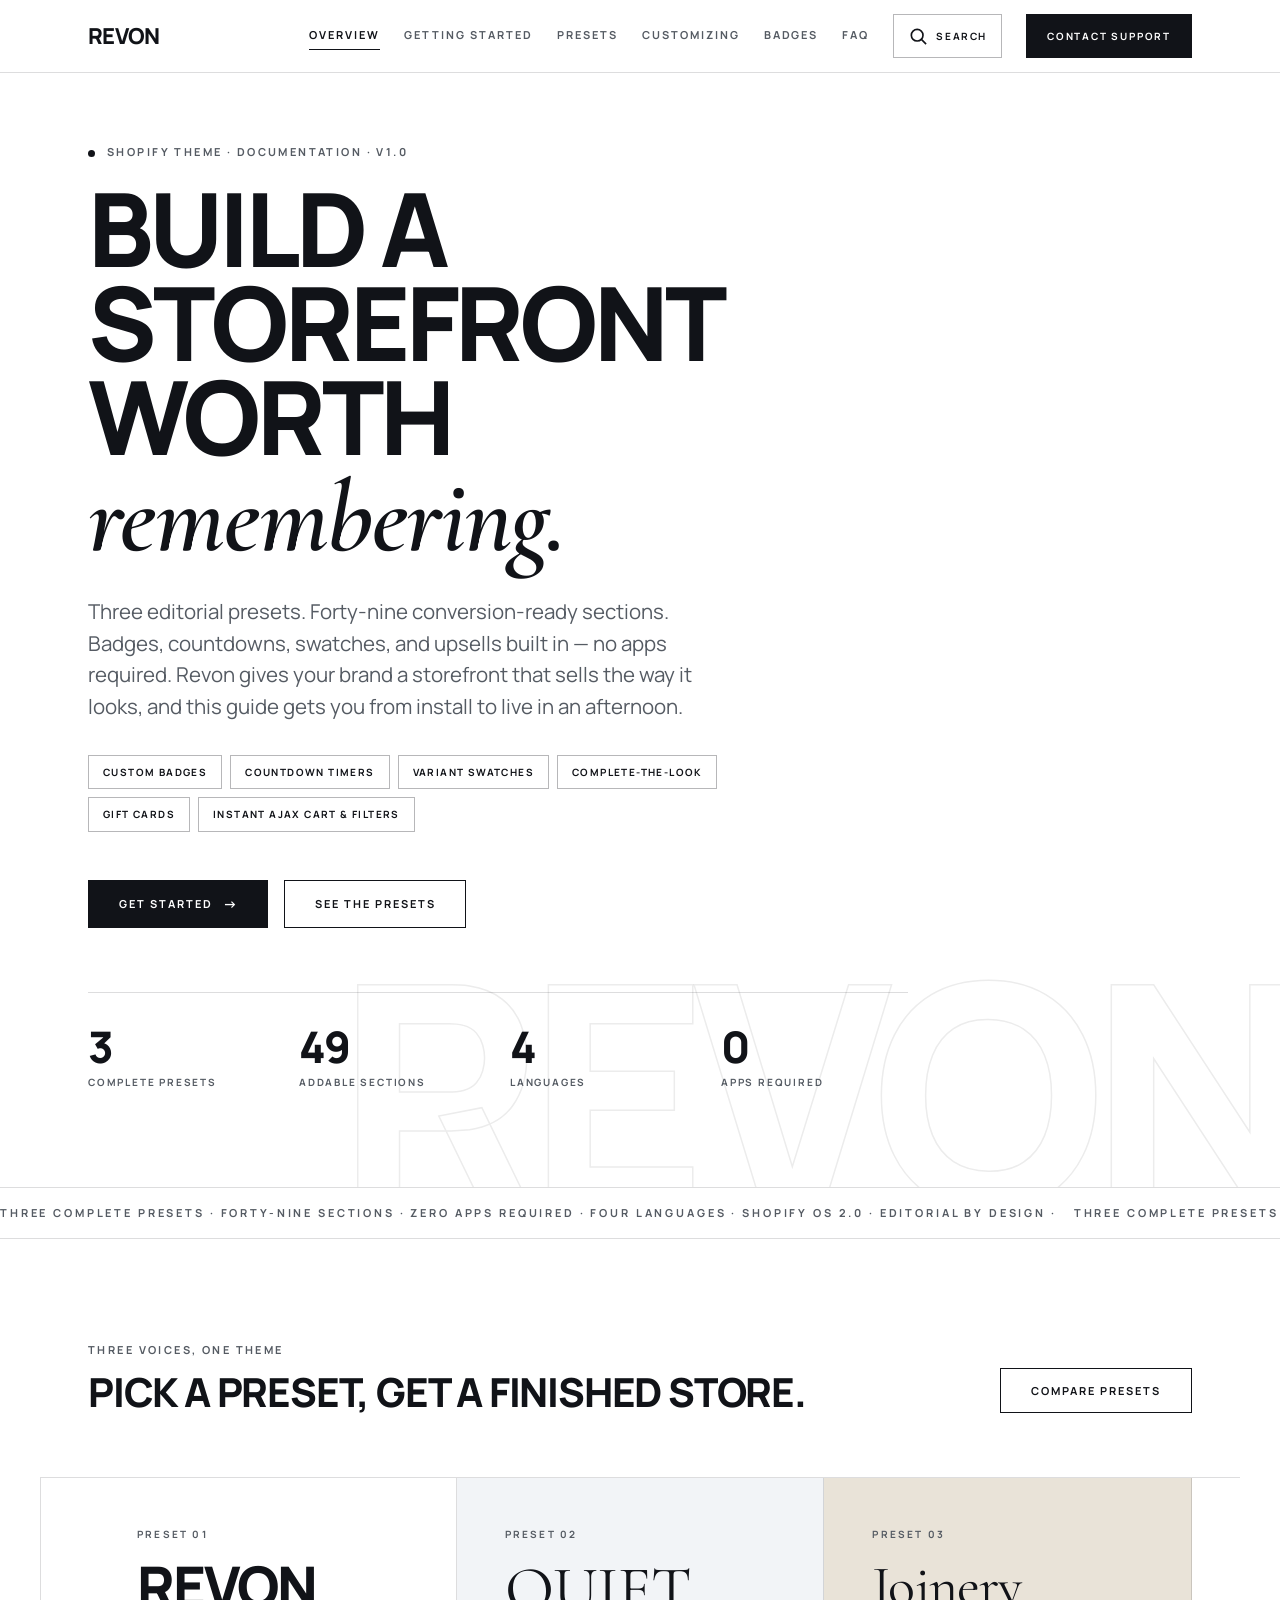
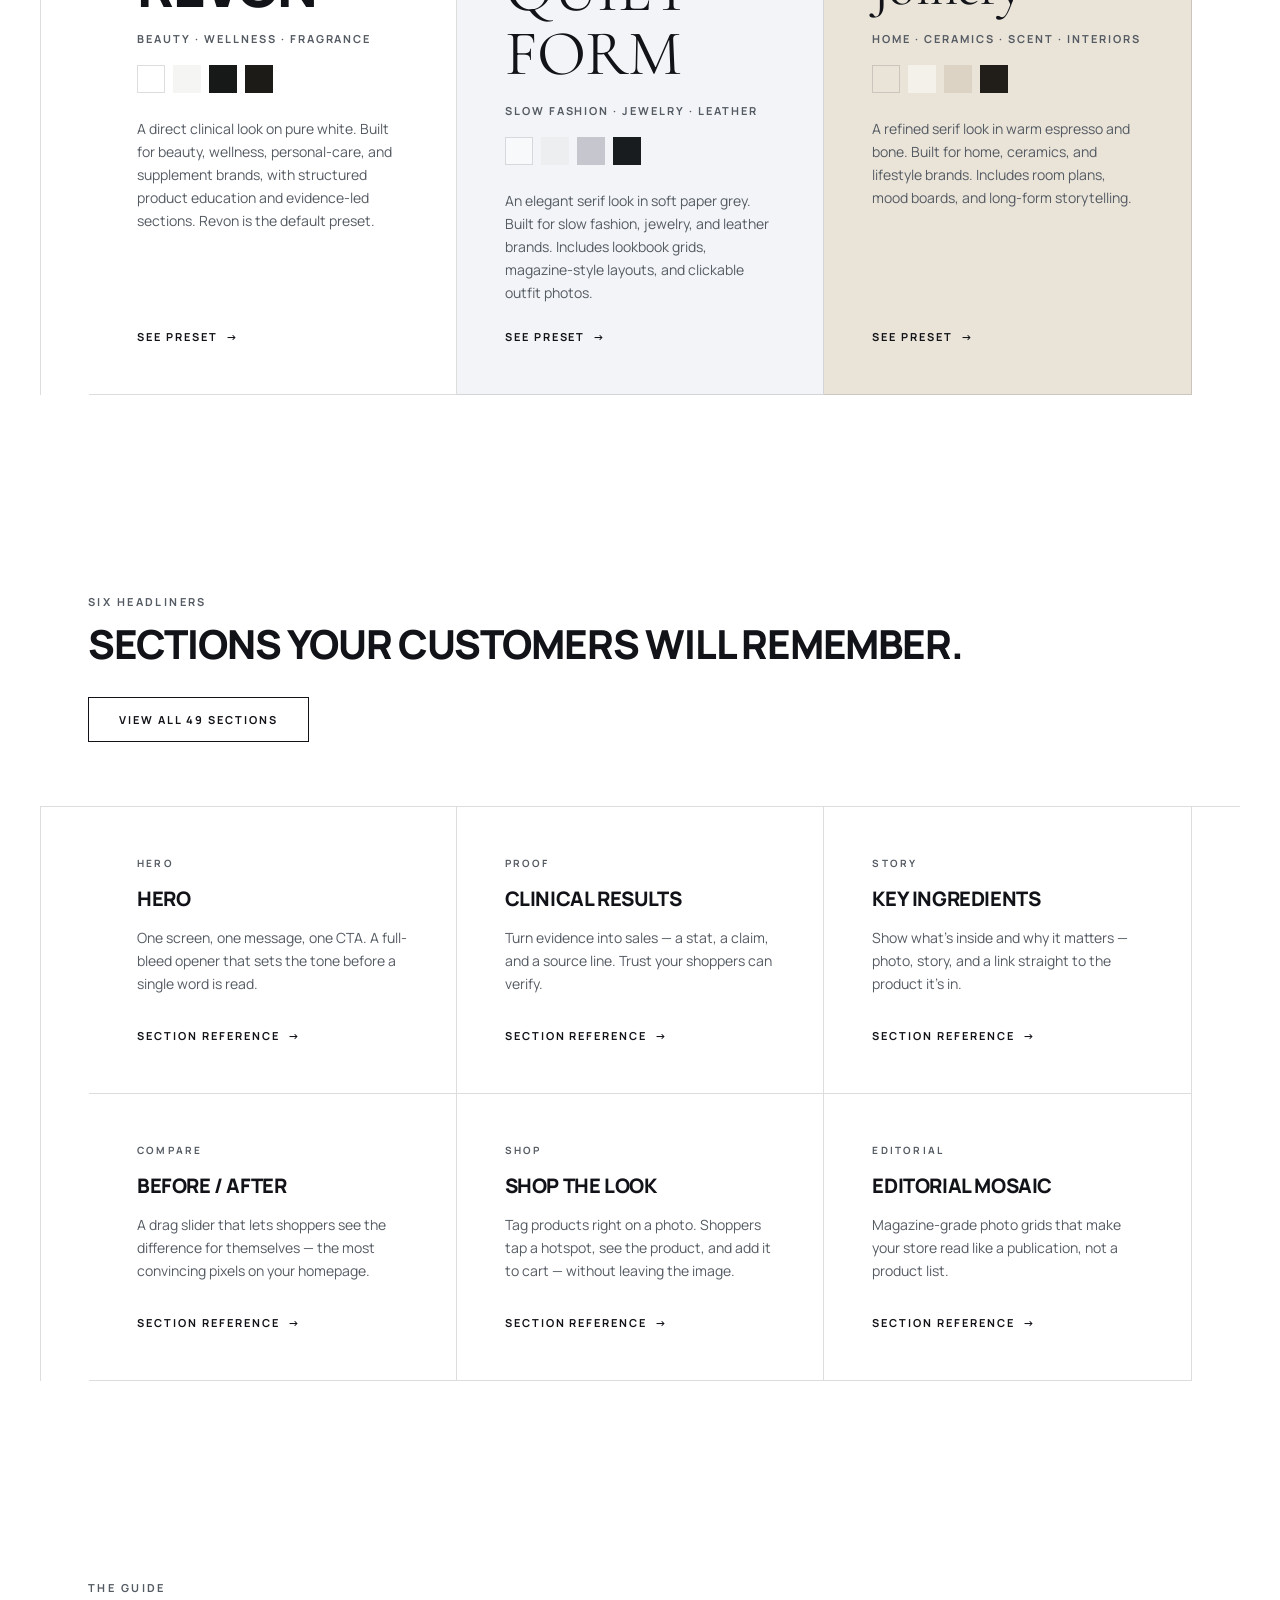
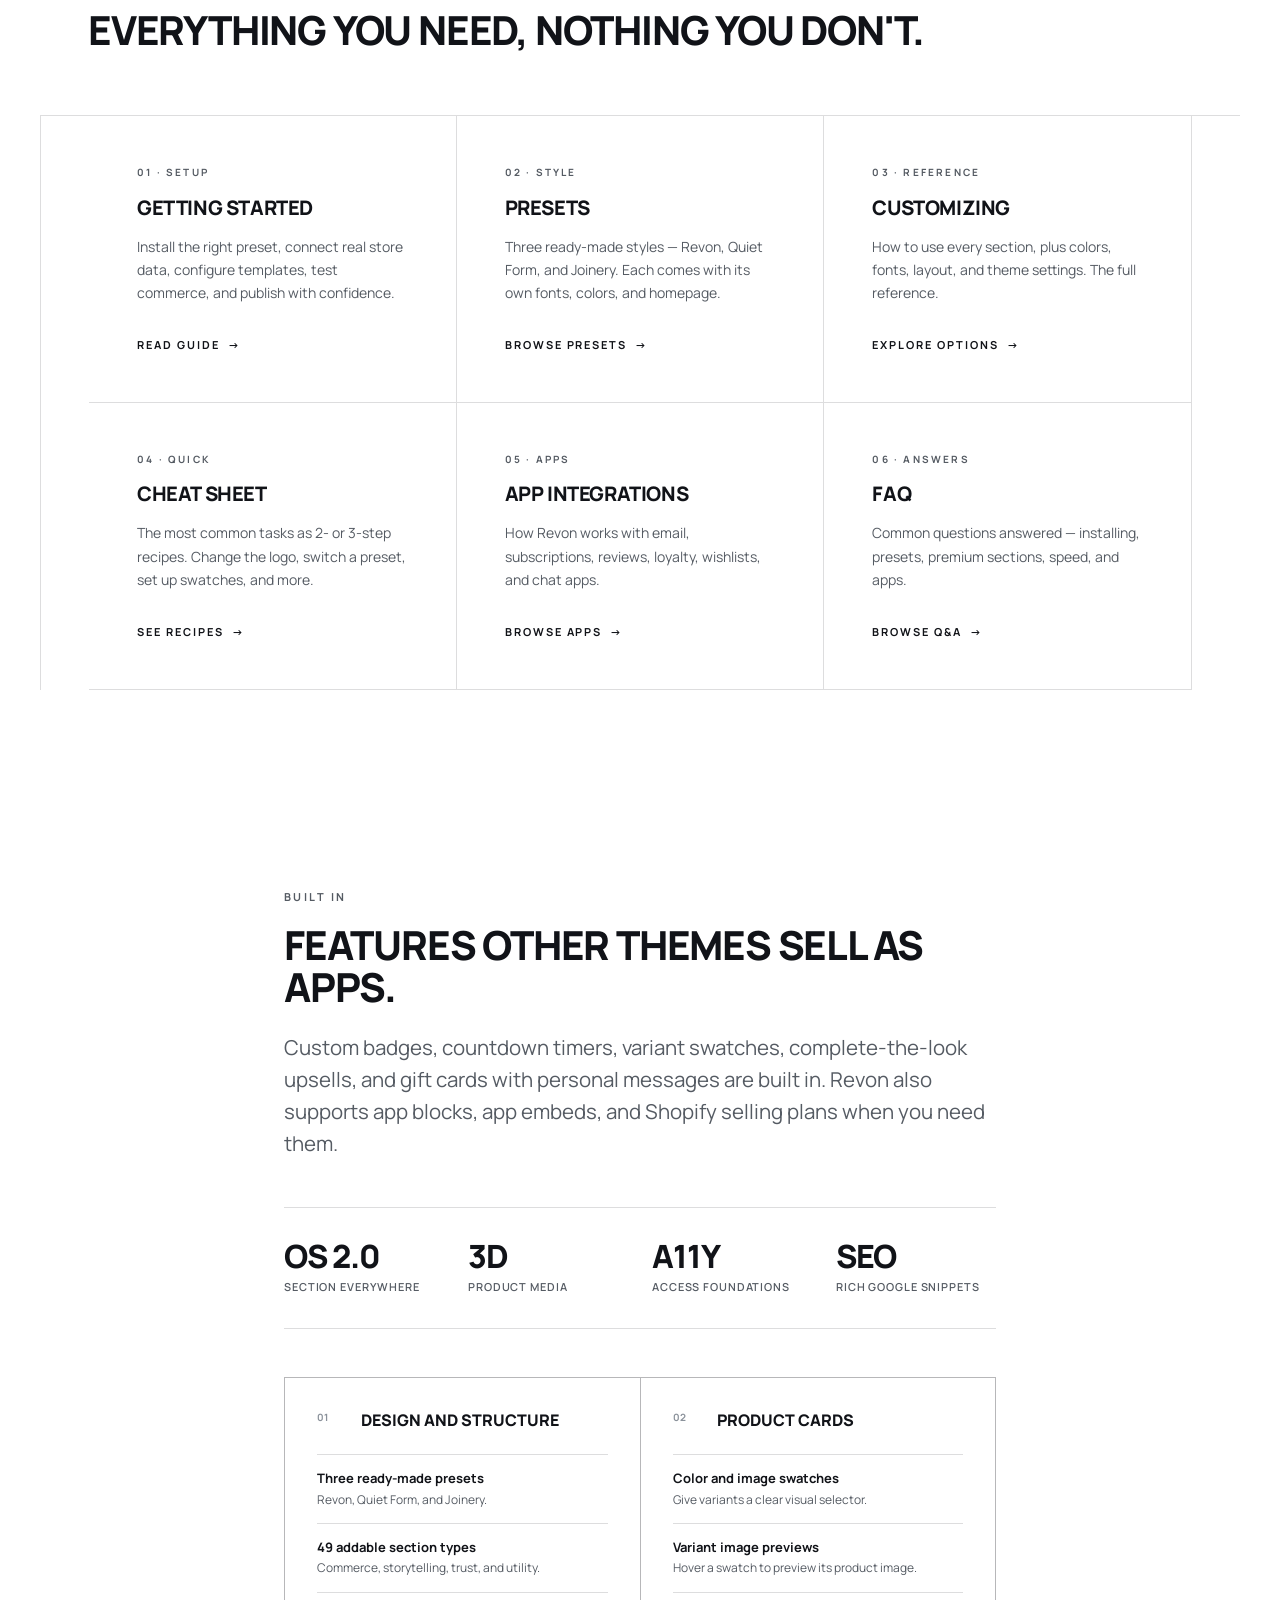
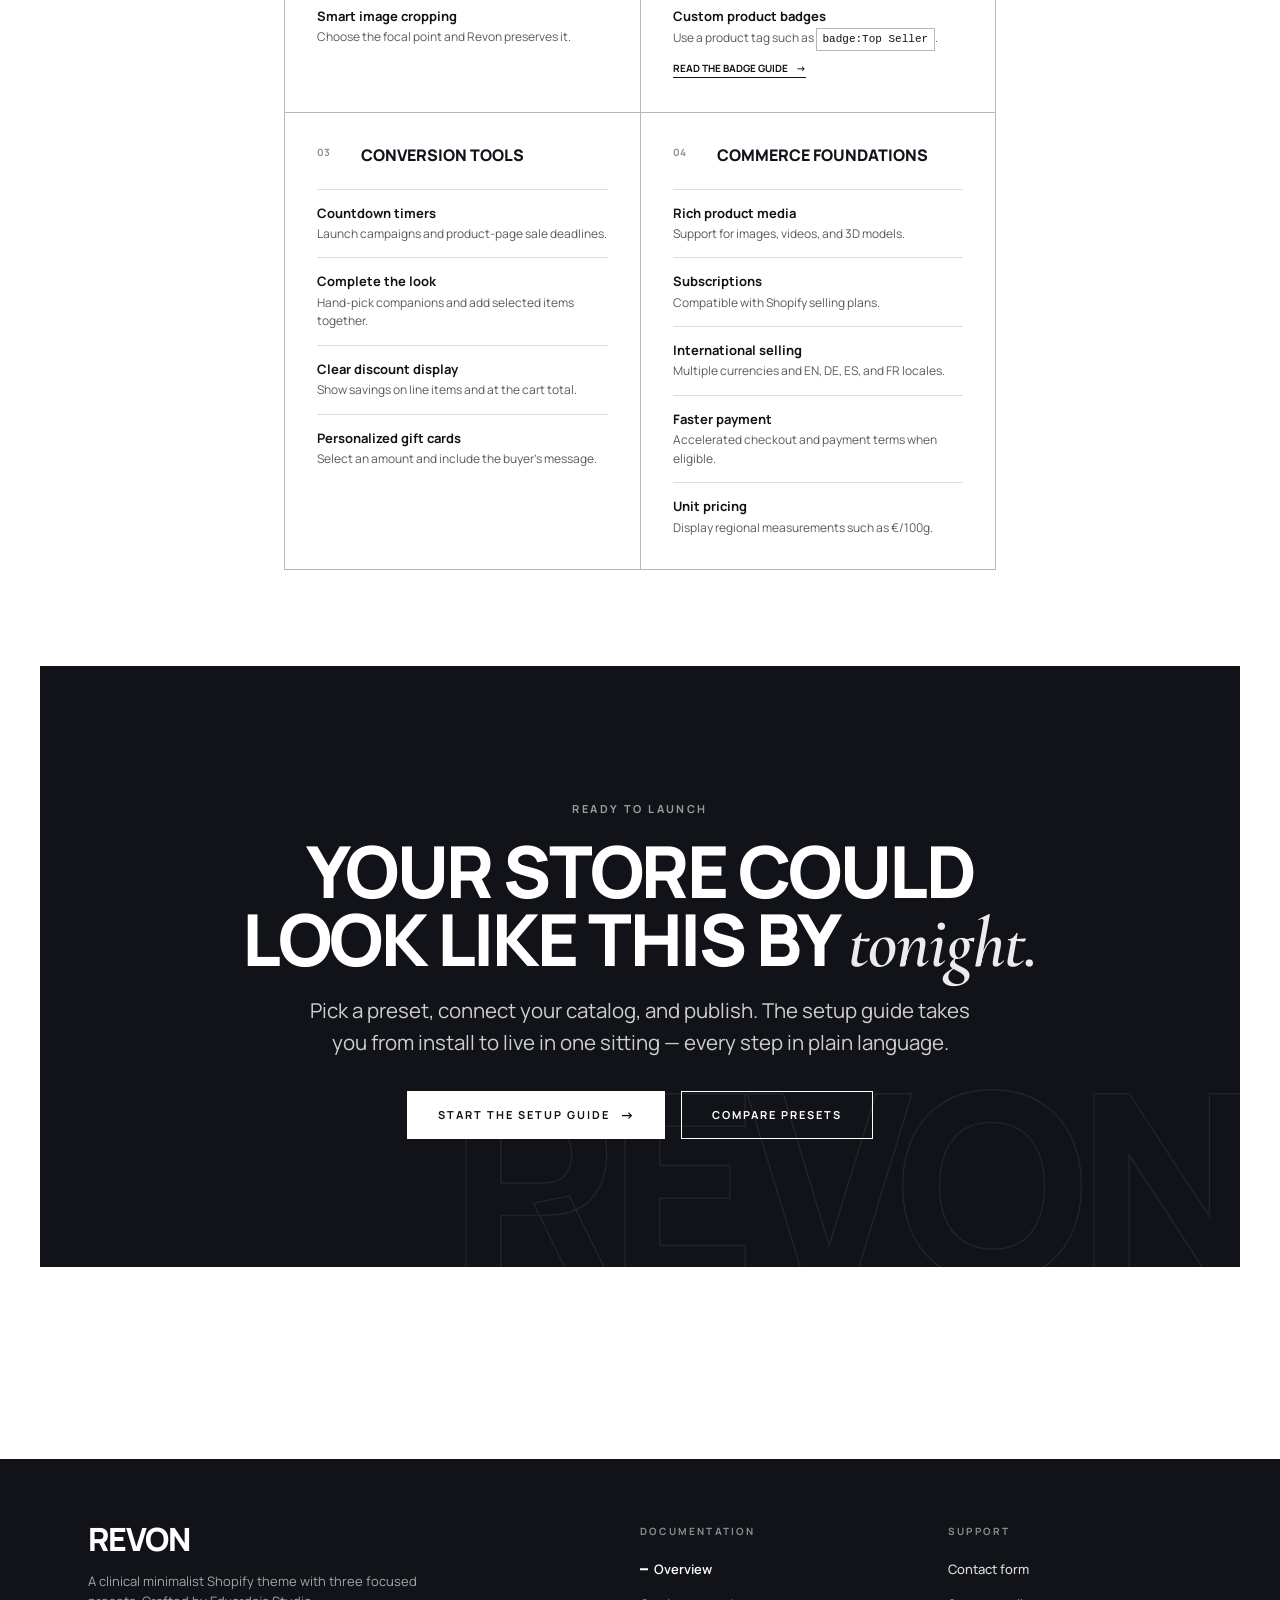
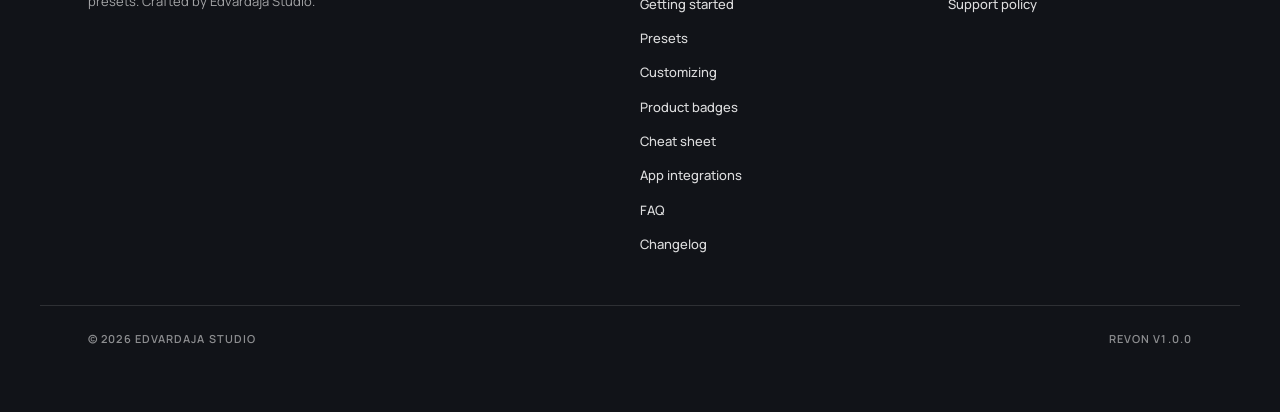
<file: index.html>
<!DOCTYPE html>
<html lang="en">
<head>
<meta charset="UTF-8">
<meta name="viewport" content="width=device-width, initial-scale=1.0">
<title>Revon — Theme documentation</title>
<meta name="description" content="Documentation, setup guide, FAQs and support for the Revon Shopify theme.">
<meta property="og:title" content="Revon — Theme documentation">
<meta property="og:description" content="The complete guide to installing, customizing, and getting the most out of the Revon Shopify theme.">
<meta property="og:type" content="website">
<meta name="twitter:card" content="summary_large_image">
<link rel="icon" type="image/svg+xml" href="favicon.svg">
<link rel="preconnect" href="https://fonts.googleapis.com">
<link rel="preconnect" href="https://fonts.gstatic.com" crossorigin>
<link href="https://fonts.googleapis.com/css2?family=Manrope:wght@400;500;600;700;800&family=Cormorant+Garamond:ital,wght@0,400;0,600;1,400&family=Noto+Serif:ital,wght@0,400;0,700;1,400&display=swap" rel="stylesheet">
<link rel="stylesheet" href="styles.css">
</head>
<body>
<a href="#main" class="skip-link">Skip to content</a>

<header class="site-header">
  <div class="site-header__inner">
    <a href="index.html" class="site-header__brand">Revon</a>
    <nav class="site-nav" aria-label="Documentation">
      <a href="index.html" aria-current="page">Overview</a>
      <a href="getting-started.html">Getting started</a>
      <a href="presets.html">Presets</a>
      <a href="customizing.html">Customizing</a>
      <a href="badges.html">Badges</a>
      <a href="faq.html">FAQ</a>
    </nav>
    <button class="site-header__search-btn" type="button" data-search-open aria-label="Search documentation" title="Search documentation">
      <svg viewBox="0 0 24 24" fill="none" stroke="currentColor" stroke-width="2" stroke-linecap="square" aria-hidden="true"><circle cx="11" cy="11" r="7"/><line x1="16" y1="16" x2="21" y2="21"/></svg>
      <span class="site-header__search-label">Search</span>
    </button>
    <a href="support.html" class="site-header__cta">Contact support</a>
    <button class="site-header__menu-btn" type="button" data-mobile-open aria-expanded="false" aria-controls="mobile-drawer" aria-label="Open menu">
      <svg viewBox="0 0 24 24" fill="none" stroke="currentColor" stroke-width="2" stroke-linecap="square"><line x1="3" y1="8" x2="21" y2="8"/><line x1="3" y1="16" x2="21" y2="16"/></svg>
    </button>
  </div>
</header>

<div class="mobile-drawer" id="mobile-drawer" aria-hidden="true" data-mobile-drawer inert>
  <div class="mobile-drawer__head">
    <button class="mobile-drawer__close" type="button" data-mobile-close aria-label="Close menu">
      <svg viewBox="0 0 24 24" fill="none" stroke="currentColor" stroke-width="2" stroke-linecap="square"><line x1="6" y1="6" x2="18" y2="18"/><line x1="18" y1="6" x2="6" y2="18"/></svg>
    </button>
  </div>
  <nav class="mobile-drawer__nav" aria-label="Mobile">
    <a href="index.html">Overview</a>
    <a href="getting-started.html">Getting started</a>
    <a href="presets.html">Presets</a>
    <a href="customizing.html">Customizing</a>
    <a href="badges.html">Product badges</a>
    <a href="cheatsheet.html">Cheat sheet</a>
    <a href="apps.html">App integrations</a>
    <a href="faq.html">FAQ</a>
    <a href="changelog.html">Changelog</a>
    <a href="support.html">Contact support</a>
  </nav>
</div>

<main id="main">

  <section class="hero">
    <div class="hero__inner">
      <p class="eyebrow hero__eyebrow"><span class="hero__eyebrow-dot"></span>Shopify theme · documentation · v1.0</p>
      <h1 class="display hero__heading">Build a storefront worth <em class="display__accent">remembering.</em></h1>
      <p class="lead hero__lead">
        Three editorial presets. Forty-nine conversion-ready sections. Badges,
        countdowns, swatches, and upsells built in — no apps required. Revon gives
        your brand a storefront that sells the way it looks, and this guide gets
        you from install to live in an afternoon.
      </p>
      <ul class="hero__chips" aria-label="Built-in features">
        <li class="hero__chip">Custom badges</li>
        <li class="hero__chip">Countdown timers</li>
        <li class="hero__chip">Variant swatches</li>
        <li class="hero__chip">Complete-the-look</li>
        <li class="hero__chip">Gift cards</li>
        <li class="hero__chip">Instant AJAX cart &amp; filters</li>
      </ul>
      <div class="hero__actions">
        <a href="getting-started.html" class="btn btn--primary btn--arrow">Get started</a>
        <a href="presets.html" class="btn btn--secondary">See the presets</a>
      </div>
      <div class="hero__meta">
        <div class="hero__meta-item">
          <span class="hero__meta-value">3</span>
          <span class="hero__meta-label">Complete presets</span>
        </div>
        <div class="hero__meta-item">
          <span class="hero__meta-value">49</span>
          <span class="hero__meta-label">Addable sections</span>
        </div>
        <div class="hero__meta-item">
          <span class="hero__meta-value">4</span>
          <span class="hero__meta-label">Languages</span>
        </div>
        <div class="hero__meta-item">
          <span class="hero__meta-value">0</span>
          <span class="hero__meta-label">Apps required</span>
        </div>
      </div>
    </div>
  </section>

  <div class="marquee" aria-hidden="true">
    <div class="marquee__track">
      <span class="marquee__part">Three complete presets · Forty-nine sections · Zero apps required · Four languages · Shopify OS 2.0 · Editorial by design ·&nbsp;</span>
      <span class="marquee__part">Three complete presets · Forty-nine sections · Zero apps required · Four languages · Shopify OS 2.0 · Editorial by design ·&nbsp;</span>
    </div>
  </div>

  <section class="section">
    <div class="section-head reveal">
      <div class="section-head__title">
        <p class="eyebrow">Three voices, one theme</p>
        <h2 class="h2">Pick a preset, get a finished store.</h2>
      </div>
      <a href="presets.html" class="btn btn--secondary">Compare presets</a>
    </div>

    <div class="preset-grid">
      <a href="presets.html#revon" class="preset-card preset-card--revon reveal">
        <span class="preset-card__num">Preset 01</span>
        <span class="preset-card__name">Revon</span>
        <span class="preset-card__vertical">Beauty · Wellness · Fragrance</span>
        <div class="preset-card__swatches" aria-hidden="true">
          <span class="preset-card__swatch preset-card__swatch--bordered swatch-color--white"></span>
          <span class="preset-card__swatch swatch-color--revon-surface"></span>
          <span class="preset-card__swatch swatch-color--revon-ink"></span>
          <span class="preset-card__swatch swatch-color--revon-dark"></span>
        </div>
        <p class="preset-card__body">A direct clinical look on pure white. Built for beauty, wellness, personal-care, and supplement brands, with structured product education and evidence-led sections. Revon is the default preset.</p>
        <span class="preset-card__link">See preset</span>
      </a>
      <a href="presets.html#quiet-form" class="preset-card preset-card--quiet-form reveal">
        <span class="preset-card__num">Preset 02</span>
        <span class="preset-card__name preset-card__name--quiet-form">Quiet Form</span>
        <span class="preset-card__vertical">Slow fashion · Jewelry · Leather</span>
        <div class="preset-card__swatches" aria-hidden="true">
          <span class="preset-card__swatch preset-card__swatch--bordered swatch-color--quiet-form-paper"></span>
          <span class="preset-card__swatch swatch-color--quiet-form-surface"></span>
          <span class="preset-card__swatch swatch-color--quiet-form-border"></span>
          <span class="preset-card__swatch swatch-color--quiet-form-ink"></span>
        </div>
        <p class="preset-card__body">An elegant serif look in soft paper grey. Built for slow fashion, jewelry, and leather brands. Includes lookbook grids, magazine-style layouts, and clickable outfit photos.</p>
        <span class="preset-card__link">See preset</span>
      </a>
      <a href="presets.html#joinery" class="preset-card preset-card--joinery reveal">
        <span class="preset-card__num">Preset 03</span>
        <span class="preset-card__name preset-card__name--joinery">Joinery</span>
        <span class="preset-card__vertical">Home · Ceramics · Scent · Interiors</span>
        <div class="preset-card__swatches" aria-hidden="true">
          <span class="preset-card__swatch preset-card__swatch--bordered swatch-color--joinery-bone"></span>
          <span class="preset-card__swatch swatch-color--joinery-surface"></span>
          <span class="preset-card__swatch swatch-color--joinery-border"></span>
          <span class="preset-card__swatch swatch-color--joinery-ink"></span>
        </div>
        <p class="preset-card__body">A refined serif look in warm espresso and bone. Built for home, ceramics, and lifestyle brands. Includes room plans, mood boards, and long-form storytelling.</p>
        <span class="preset-card__link">See preset</span>
      </a>
    </div>
  </section>

  <section class="section">
    <div class="section-head reveal">
      <div class="section-head__title">
        <p class="eyebrow">Six headliners</p>
        <h2 class="h2">Sections your customers will remember.</h2>
      </div>
      <a href="customizing.html" class="btn btn--secondary">View all 49 sections</a>
    </div>

    <div class="feature-grid">
      <a href="customizing.html#storytelling" class="feature-card reveal">
        <span class="feature-card__num">Hero</span>
        <h3 class="feature-card__title">Hero</h3>
        <p class="feature-card__body">One screen, one message, one CTA. A full-bleed opener that sets the tone before a single word is read.</p>
        <span class="feature-card__link">Section reference</span>
      </a>
      <a href="customizing.html#storytelling" class="feature-card reveal">
        <span class="feature-card__num">Proof</span>
        <h3 class="feature-card__title">Clinical results</h3>
        <p class="feature-card__body">Turn evidence into sales — a stat, a claim, and a source line. Trust your shoppers can verify.</p>
        <span class="feature-card__link">Section reference</span>
      </a>
      <a href="customizing.html#storytelling" class="feature-card reveal">
        <span class="feature-card__num">Story</span>
        <h3 class="feature-card__title">Key ingredients</h3>
        <p class="feature-card__body">Show what's inside and why it matters — photo, story, and a link straight to the product it's in.</p>
        <span class="feature-card__link">Section reference</span>
      </a>
      <a href="customizing.html#storytelling" class="feature-card reveal">
        <span class="feature-card__num">Compare</span>
        <h3 class="feature-card__title">Before / after</h3>
        <p class="feature-card__body">A drag slider that lets shoppers see the difference for themselves — the most convincing pixels on your homepage.</p>
        <span class="feature-card__link">Section reference</span>
      </a>
      <a href="customizing.html#commerce" class="feature-card reveal">
        <span class="feature-card__num">Shop</span>
        <h3 class="feature-card__title">Shop the look</h3>
        <p class="feature-card__body">Tag products right on a photo. Shoppers tap a hotspot, see the product, and add it to cart — without leaving the image.</p>
        <span class="feature-card__link">Section reference</span>
      </a>
      <a href="customizing.html#storytelling" class="feature-card reveal">
        <span class="feature-card__num">Editorial</span>
        <h3 class="feature-card__title">Editorial mosaic</h3>
        <p class="feature-card__body">Magazine-grade photo grids that make your store read like a publication, not a product list.</p>
        <span class="feature-card__link">Section reference</span>
      </a>
    </div>
  </section>

  <section class="section">
    <div class="section-head reveal">
      <div class="section-head__title">
        <p class="eyebrow">The guide</p>
        <h2 class="h2">Everything you need, nothing you don't.</h2>
      </div>
    </div>

    <div class="feature-grid">
      <a href="getting-started.html" class="feature-card reveal">
        <span class="feature-card__num">01 · Setup</span>
        <h3 class="feature-card__title">Getting started</h3>
        <p class="feature-card__body">Install the right preset, connect real store data, configure templates, test commerce, and publish with confidence.</p>
        <span class="feature-card__link">Read guide</span>
      </a>
      <a href="presets.html" class="feature-card reveal">
        <span class="feature-card__num">02 · Style</span>
        <h3 class="feature-card__title">Presets</h3>
        <p class="feature-card__body">Three ready-made styles — Revon, Quiet Form, and Joinery. Each comes with its own fonts, colors, and homepage.</p>
        <span class="feature-card__link">Browse presets</span>
      </a>
      <a href="customizing.html" class="feature-card reveal">
        <span class="feature-card__num">03 · Reference</span>
        <h3 class="feature-card__title">Customizing</h3>
        <p class="feature-card__body">How to use every section, plus colors, fonts, layout, and theme settings. The full reference.</p>
        <span class="feature-card__link">Explore options</span>
      </a>
      <a href="cheatsheet.html" class="feature-card reveal">
        <span class="feature-card__num">04 · Quick</span>
        <h3 class="feature-card__title">Cheat sheet</h3>
        <p class="feature-card__body">The most common tasks as 2- or 3-step recipes. Change the logo, switch a preset, set up swatches, and more.</p>
        <span class="feature-card__link">See recipes</span>
      </a>
      <a href="apps.html" class="feature-card reveal">
        <span class="feature-card__num">05 · Apps</span>
        <h3 class="feature-card__title">App integrations</h3>
        <p class="feature-card__body">How Revon works with email, subscriptions, reviews, loyalty, wishlists, and chat apps.</p>
        <span class="feature-card__link">Browse apps</span>
      </a>
      <a href="faq.html" class="feature-card reveal">
        <span class="feature-card__num">06 · Answers</span>
        <h3 class="feature-card__title">FAQ</h3>
        <p class="feature-card__body">Common questions answered — installing, presets, premium sections, speed, and apps.</p>
        <span class="feature-card__link">Browse Q&amp;A</span>
      </a>
    </div>
  </section>

  <section class="section">
    <div class="container-narrow reveal">
      <p class="eyebrow">Built in</p>
      <h2 class="h2 built-in__title">Features other themes sell as apps.</h2>
      <p class="lead built-in__lead">Custom badges, countdown timers, variant swatches, complete-the-look upsells, and gift cards with personal messages are built in. Revon also supports app blocks, app embeds, and Shopify selling plans when you need them.</p>

      <div class="stat-strip">
        <div class="stat-strip__item">
          <div class="stat-strip__value">OS 2.0</div>
          <div class="stat-strip__label">Section everywhere</div>
        </div>
        <div class="stat-strip__item">
          <div class="stat-strip__value">3D</div>
          <div class="stat-strip__label">Product media</div>
        </div>
        <div class="stat-strip__item">
          <div class="stat-strip__value">A11Y</div>
          <div class="stat-strip__label">Access foundations</div>
        </div>
        <div class="stat-strip__item">
          <div class="stat-strip__value">SEO</div>
          <div class="stat-strip__label">Rich Google snippets</div>
        </div>
      </div>

      <div class="built-in-grid">
        <section class="built-in-group">
          <div class="built-in-group__head">
            <span>01</span>
            <h3>Design and structure</h3>
          </div>
          <ul class="built-in-group__list">
            <li><strong>Three ready-made presets</strong><span>Revon, Quiet Form, and Joinery.</span></li>
            <li><strong>49 addable section types</strong><span>Commerce, storytelling, trust, and utility.</span></li>
            <li><strong>Smart image cropping</strong><span>Choose the focal point and Revon preserves it.</span></li>
          </ul>
        </section>

        <section class="built-in-group">
          <div class="built-in-group__head">
            <span>02</span>
            <h3>Product cards</h3>
          </div>
          <ul class="built-in-group__list">
            <li><strong>Color and image swatches</strong><span>Give variants a clear visual selector.</span></li>
            <li><strong>Variant image previews</strong><span>Hover a swatch to preview its product image.</span></li>
            <li>
              <strong>Custom product badges</strong>
              <span>Use a product tag such as <code>badge:Top Seller</code>.</span>
              <a href="badges.html">Read the badge guide <span aria-hidden="true">&rarr;</span></a>
            </li>
          </ul>
        </section>

        <section class="built-in-group">
          <div class="built-in-group__head">
            <span>03</span>
            <h3>Conversion tools</h3>
          </div>
          <ul class="built-in-group__list">
            <li><strong>Countdown timers</strong><span>Launch campaigns and product-page sale deadlines.</span></li>
            <li><strong>Complete the look</strong><span>Hand-pick companions and add selected items together.</span></li>
            <li><strong>Clear discount display</strong><span>Show savings on line items and at the cart total.</span></li>
            <li><strong>Personalized gift cards</strong><span>Select an amount and include the buyer's message.</span></li>
          </ul>
        </section>

        <section class="built-in-group">
          <div class="built-in-group__head">
            <span>04</span>
            <h3>Commerce foundations</h3>
          </div>
          <ul class="built-in-group__list">
            <li><strong>Rich product media</strong><span>Support for images, videos, and 3D models.</span></li>
            <li><strong>Subscriptions</strong><span>Compatible with Shopify selling plans.</span></li>
            <li><strong>International selling</strong><span>Multiple currencies and EN, DE, ES, and FR locales.</span></li>
            <li><strong>Faster payment</strong><span>Accelerated checkout and payment terms when eligible.</span></li>
            <li><strong>Unit pricing</strong><span>Display regional measurements such as &euro;/100g.</span></li>
          </ul>
        </section>
      </div>
    </div>
  </section>

  <section class="section section--cta">
    <div class="cta-block reveal">
      <p class="eyebrow">Ready to launch</p>
      <h2 class="h2 cta-block__heading">Your store could look like this by <em class="display__accent">tonight.</em></h2>
      <p class="lead">Pick a preset, connect your catalog, and publish. The setup guide takes you from install to live in one sitting — every step in plain language.</p>
      <div class="cta-block__actions">
        <a href="getting-started.html" class="btn btn--primary btn--arrow">Start the setup guide</a>
        <a href="presets.html" class="btn btn--secondary">Compare presets</a>
      </div>
    </div>
  </section>

</main>

<footer class="site-footer">
  <div class="site-footer__inner">
    <div>
      <div class="site-footer__brand">Revon</div>
      <p class="site-footer__tagline">A clinical minimalist Shopify theme with three focused presets. Crafted by Edvardaja Studio.</p>
    </div>
    <div>
      <div class="site-footer__col-label">Documentation</div>
      <ul class="site-footer__list">
        <li><a href="index.html" aria-current="page">Overview</a></li>
        <li><a href="getting-started.html">Getting started</a></li>
        <li><a href="presets.html">Presets</a></li>
        <li><a href="customizing.html">Customizing</a></li>
        <li><a href="badges.html">Product badges</a></li>
        <li><a href="cheatsheet.html">Cheat sheet</a></li>
        <li><a href="apps.html">App integrations</a></li>
        <li><a href="faq.html">FAQ</a></li>
        <li><a href="changelog.html">Changelog</a></li>
      </ul>
    </div>
    <div>
      <div class="site-footer__col-label">Support</div>
      <ul class="site-footer__list">
        <li><a href="support.html">Contact form</a></li>
        <li><a href="support.html#support-policy">Support policy</a></li>
      </ul>
    </div>
  </div>
  <div class="site-footer__bottom">
    <span>© 2026 Edvardaja Studio</span>
    <span>Revon v1.0.0</span>
  </div>
</footer>

<script src="scripts.js" defer></script>
</body>
</html>
</file>
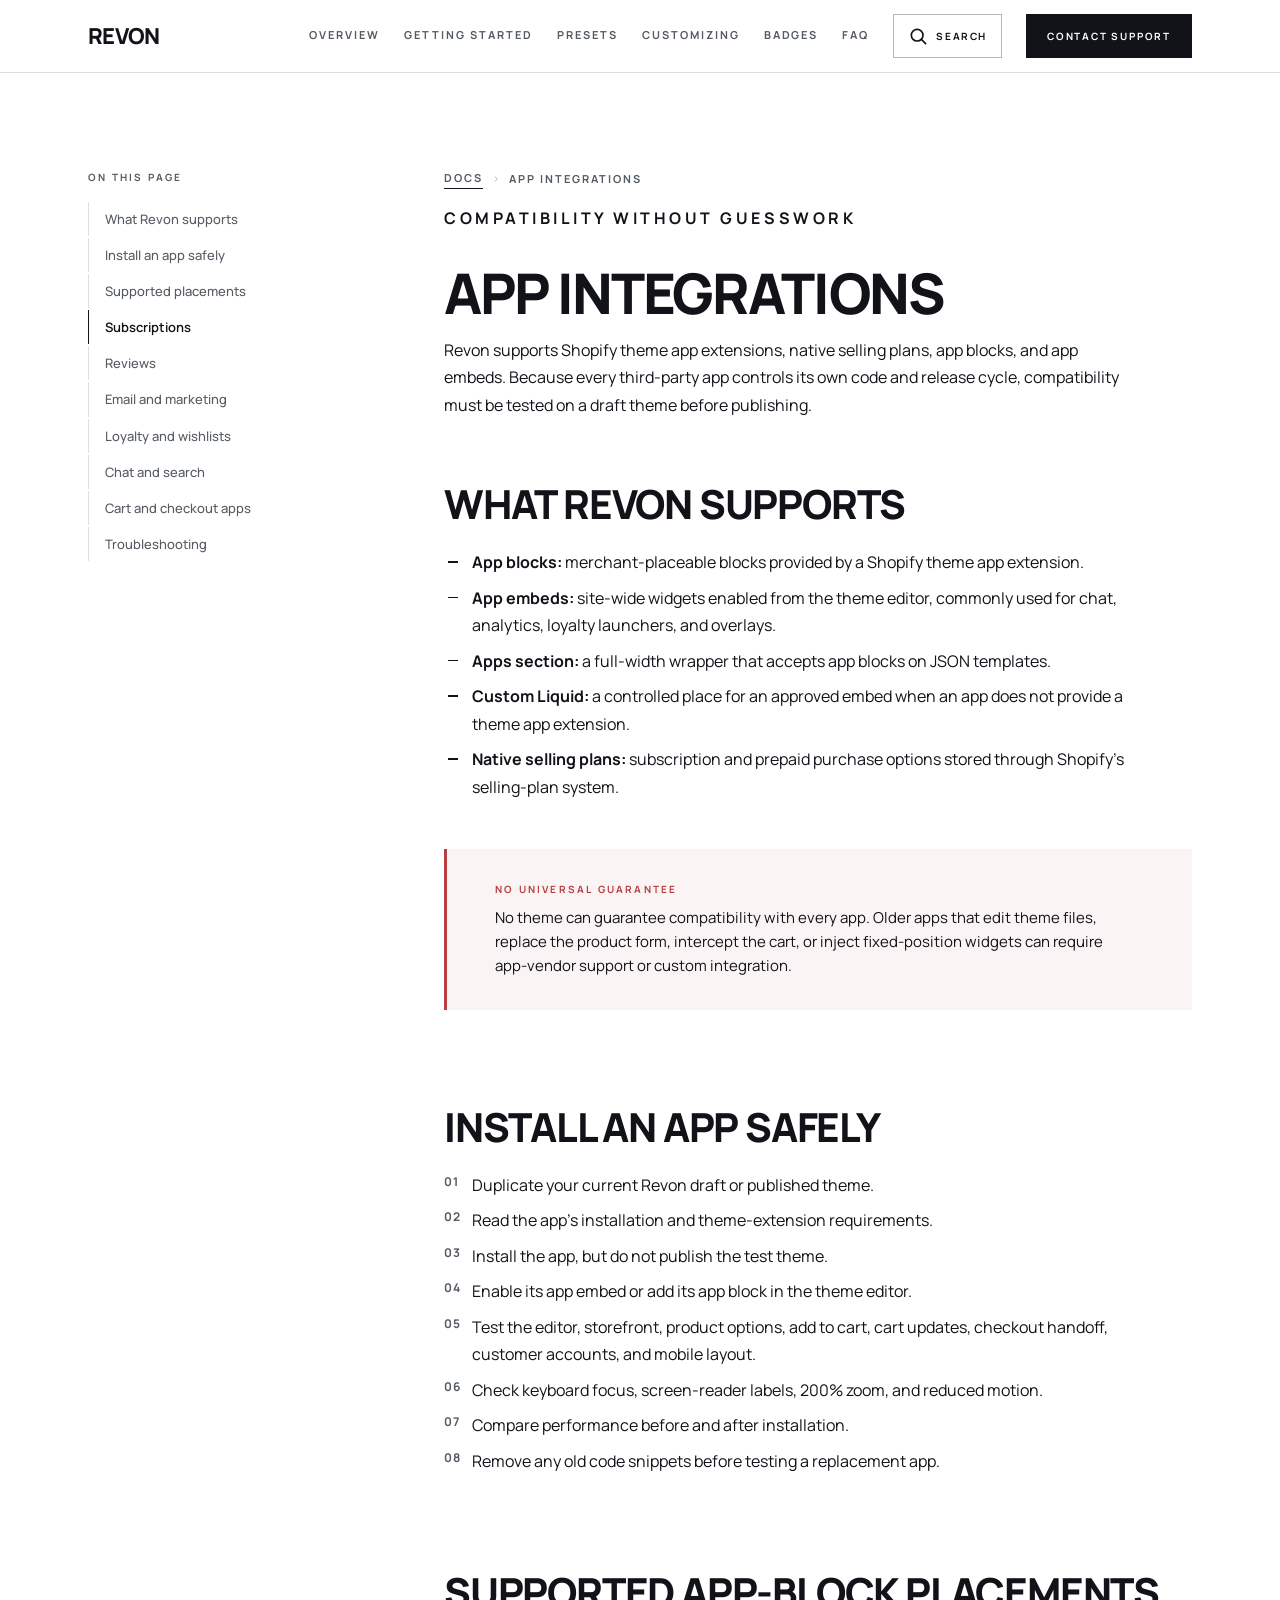
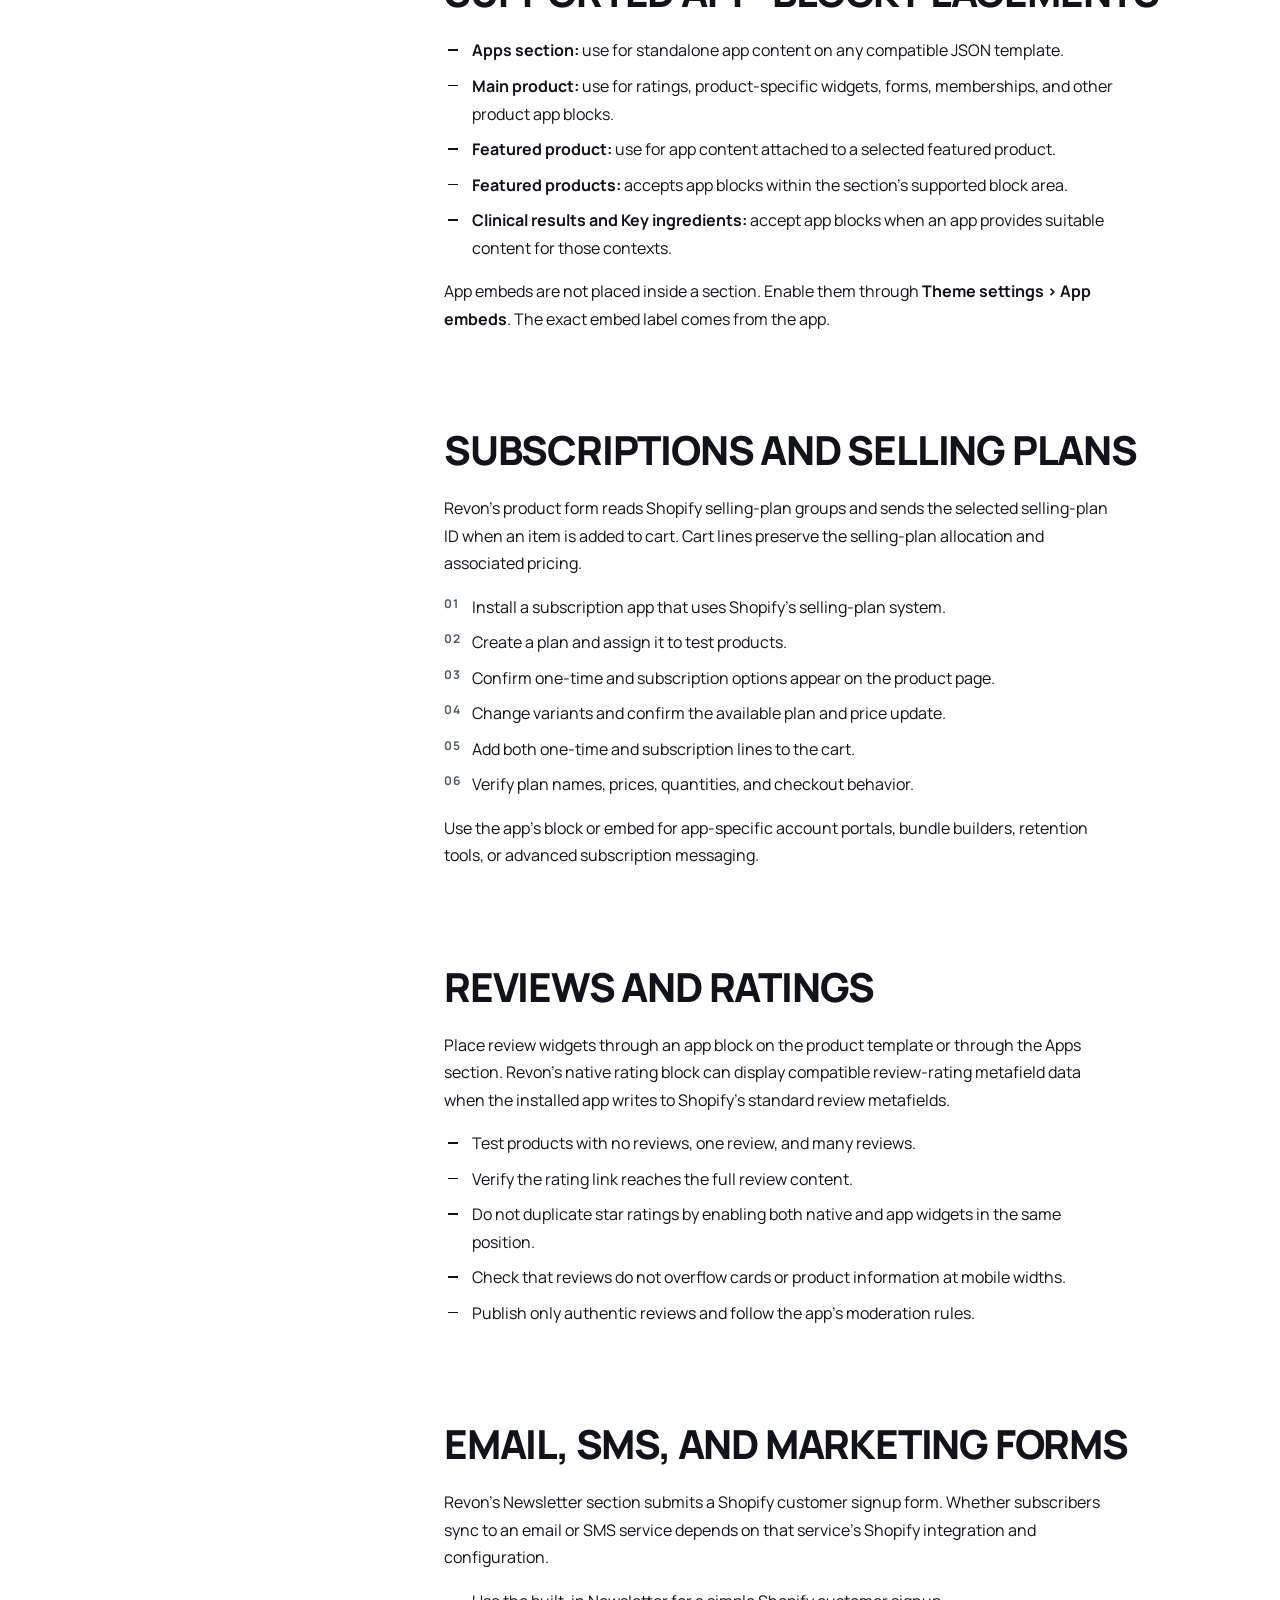
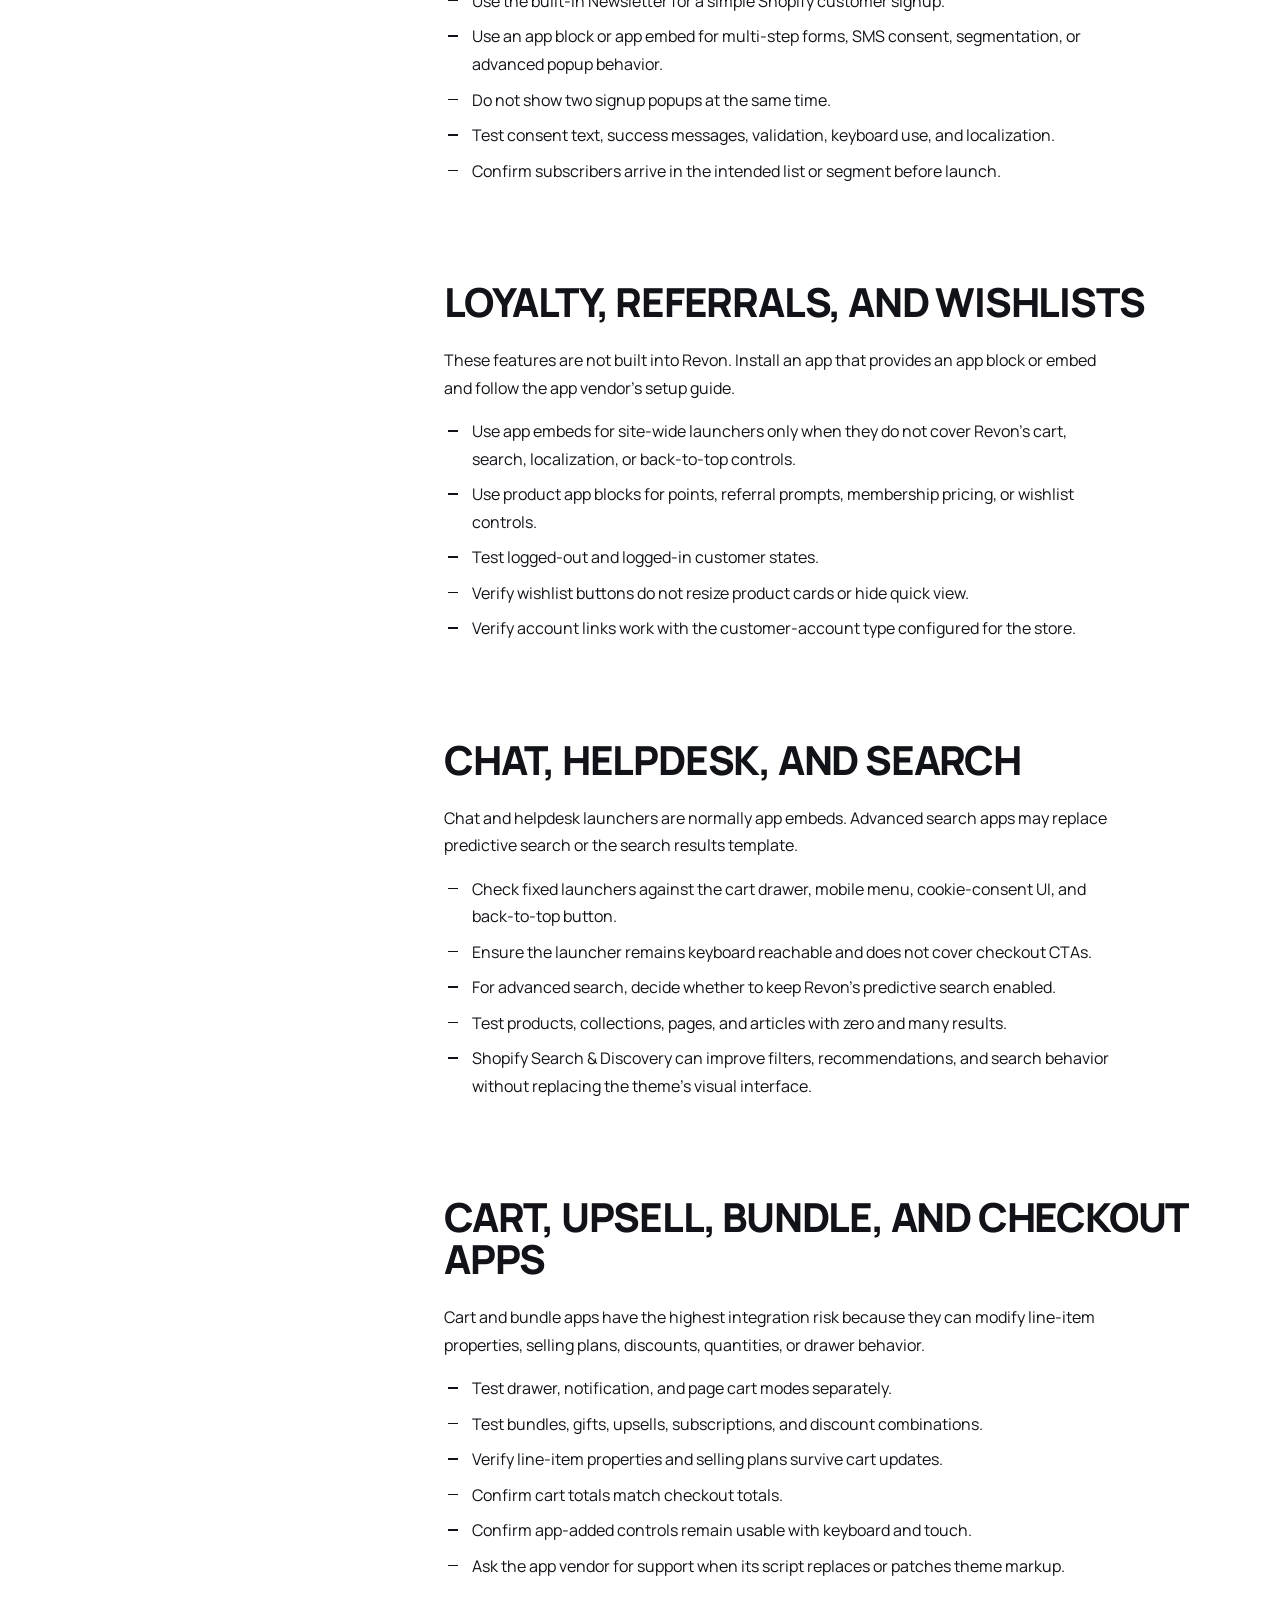
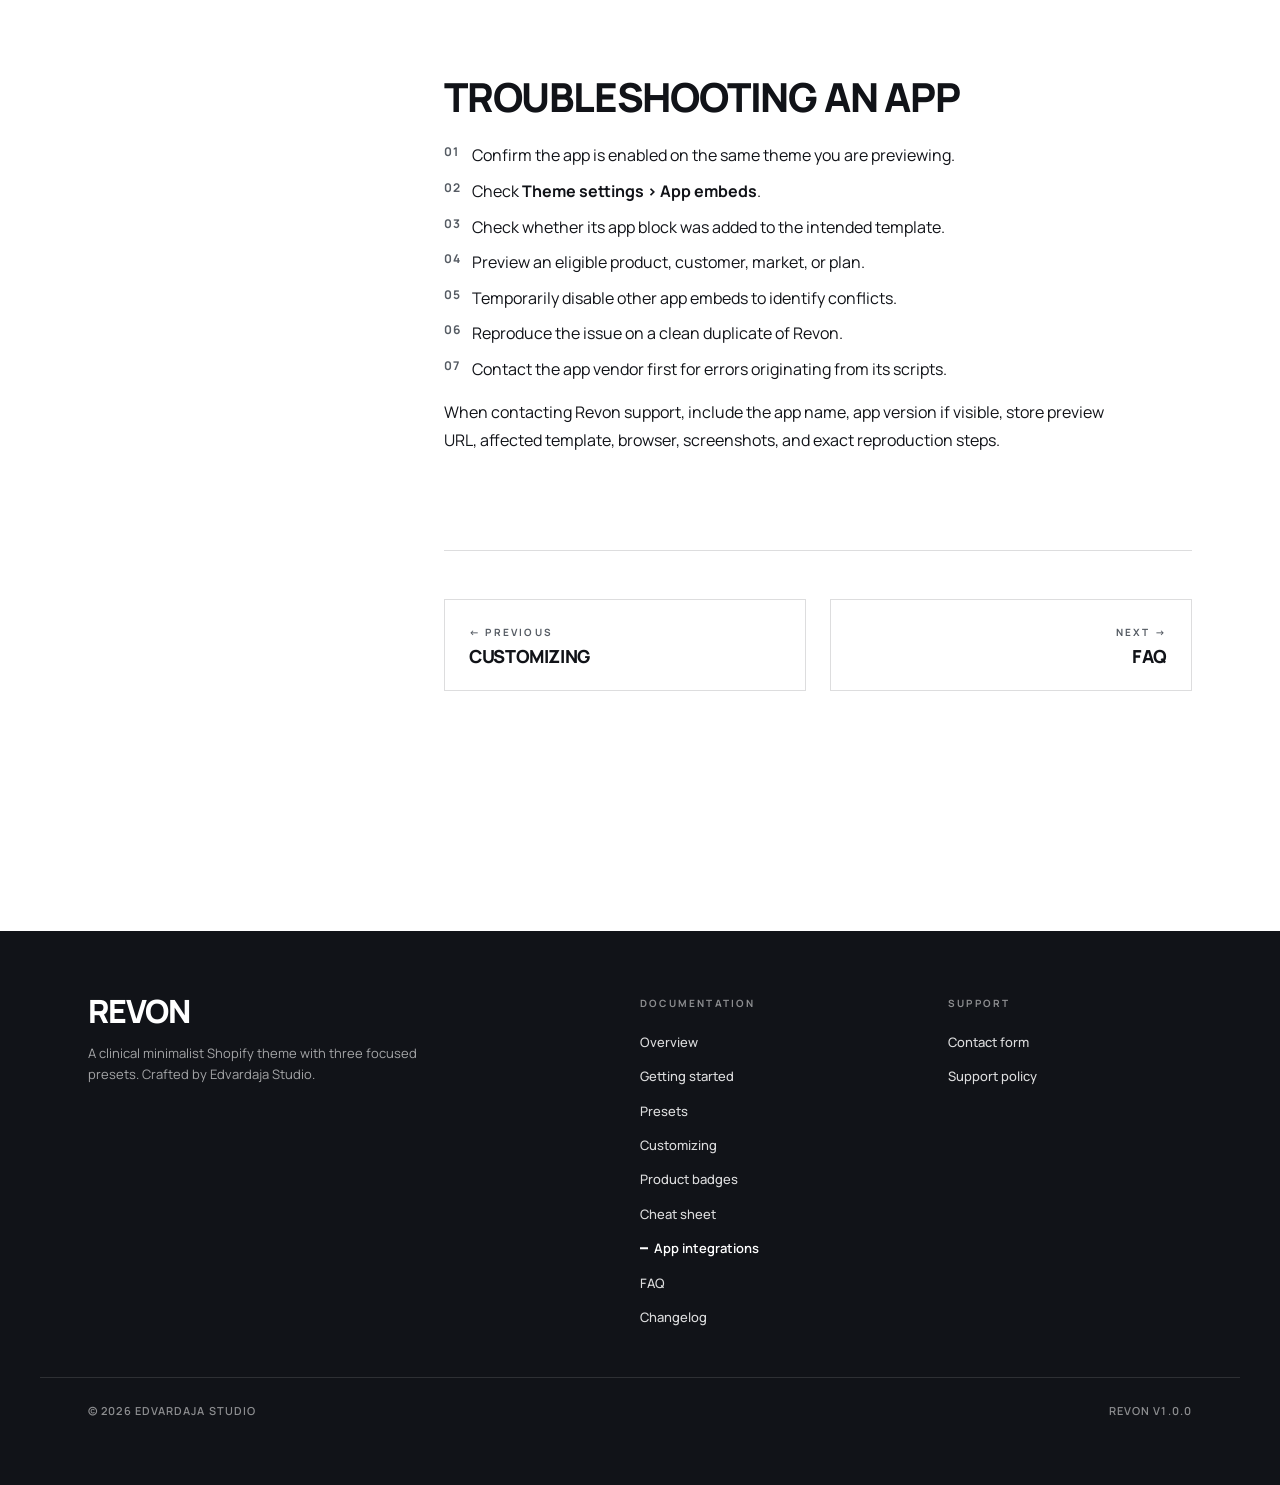
<file: apps.html>
<!DOCTYPE html>
<html lang="en">
<head>
<meta charset="UTF-8">
<meta name="viewport" content="width=device-width, initial-scale=1.0">
<title>App integrations | Revon documentation</title>
<meta name="description" content="Safe setup and compatibility guide for Shopify app blocks, app embeds, subscriptions, reviews, loyalty, wishlists, chat, email, and search in Revon.">
<link rel="icon" type="image/svg+xml" href="favicon.svg">
<link rel="preconnect" href="https://fonts.googleapis.com">
<link rel="preconnect" href="https://fonts.gstatic.com" crossorigin>
<link href="https://fonts.googleapis.com/css2?family=Manrope:wght@400;500;600;700;800&display=swap" rel="stylesheet">
<link rel="stylesheet" href="styles.css">
</head>
<body>
<a href="#main" class="skip-link">Skip to content</a>

<header class="site-header">
  <div class="site-header__inner">
    <a href="index.html" class="site-header__brand">Revon</a>
    <nav class="site-nav" aria-label="Documentation">
      <a href="index.html">Overview</a>
      <a href="getting-started.html">Getting started</a>
      <a href="presets.html">Presets</a>
      <a href="customizing.html">Customizing</a>
      <a href="badges.html">Badges</a>
      <a href="faq.html">FAQ</a>
    </nav>
    <button class="site-header__search-btn" type="button" data-search-open aria-label="Search documentation" title="Search documentation">
      <svg viewBox="0 0 24 24" fill="none" stroke="currentColor" stroke-width="2" stroke-linecap="square" aria-hidden="true"><circle cx="11" cy="11" r="7"/><line x1="16" y1="16" x2="21" y2="21"/></svg>
      <span class="site-header__search-label">Search</span>
    </button>
    <a href="support.html" class="site-header__cta">Contact support</a>
    <button class="site-header__menu-btn" type="button" data-mobile-open aria-expanded="false" aria-controls="mobile-drawer" aria-label="Open menu">
      <svg viewBox="0 0 24 24" fill="none" stroke="currentColor" stroke-width="2" stroke-linecap="square"><line x1="3" y1="8" x2="21" y2="8"/><line x1="3" y1="16" x2="21" y2="16"/></svg>
    </button>
  </div>
</header>

<div class="mobile-drawer" id="mobile-drawer" aria-hidden="true" data-mobile-drawer inert>
  <div class="mobile-drawer__head">
    <button class="mobile-drawer__close" type="button" data-mobile-close aria-label="Close menu">
      <svg viewBox="0 0 24 24" fill="none" stroke="currentColor" stroke-width="2" stroke-linecap="square"><line x1="6" y1="6" x2="18" y2="18"/><line x1="18" y1="6" x2="6" y2="18"/></svg>
    </button>
  </div>
  <nav class="mobile-drawer__nav" aria-label="Mobile">
    <a href="index.html">Overview</a>
    <a href="getting-started.html">Getting started</a>
    <a href="presets.html">Presets</a>
    <a href="customizing.html">Customizing</a>
    <a href="badges.html">Product badges</a>
    <a href="cheatsheet.html">Cheat sheet</a>
    <a href="apps.html">App integrations</a>
    <a href="faq.html">FAQ</a>
    <a href="changelog.html">Changelog</a>
    <a href="support.html">Contact support</a>
  </nav>
</div>

<main id="main">
  <div class="doc-layout">
    <aside class="doc-sidebar" aria-label="On this page">
      <span class="doc-sidebar__label">On this page</span>
      <nav class="doc-sidebar__list" aria-label="Page sections">
        <a href="#support">What Revon supports</a>
        <a href="#install">Install an app safely</a>
        <a href="#placements">Supported placements</a>
        <a href="#subscriptions">Subscriptions</a>
        <a href="#reviews">Reviews</a>
        <a href="#marketing">Email and marketing</a>
        <a href="#loyalty">Loyalty and wishlists</a>
        <a href="#chat">Chat and search</a>
        <a href="#cart-apps">Cart and checkout apps</a>
        <a href="#troubleshooting">Troubleshooting</a>
      </nav>
    </aside>

    <article class="doc-content prose reveal">
      <nav class="doc-content__breadcrumb" aria-label="Breadcrumb">
        <a href="index.html">Docs</a>
        <svg viewBox="0 0 24 24" fill="none" stroke="currentColor" stroke-width="2"><path d="M9 18l6-6-6-6"/></svg>
        <span>App integrations</span>
      </nav>

      <p class="eyebrow">Compatibility without guesswork</p>
      <h1 class="h1 doc-page-title">App integrations</h1>
      <p class="lead">Revon supports Shopify theme app extensions, native selling plans, app blocks, and app embeds. Because every third-party app controls its own code and release cycle, compatibility must be tested on a draft theme before publishing.</p>

      <h2 class="h2" id="support">What Revon supports</h2>
      <ul>
        <li><strong>App blocks:</strong> merchant-placeable blocks provided by a Shopify theme app extension.</li>
        <li><strong>App embeds:</strong> site-wide widgets enabled from the theme editor, commonly used for chat, analytics, loyalty launchers, and overlays.</li>
        <li><strong>Apps section:</strong> a full-width wrapper that accepts app blocks on JSON templates.</li>
        <li><strong>Custom Liquid:</strong> a controlled place for an approved embed when an app does not provide a theme app extension.</li>
        <li><strong>Native selling plans:</strong> subscription and prepaid purchase options stored through Shopify's selling-plan system.</li>
      </ul>
      <div class="callout callout--warn">
        <span class="callout__label">No universal guarantee</span>
        <p>No theme can guarantee compatibility with every app. Older apps that edit theme files, replace the product form, intercept the cart, or inject fixed-position widgets can require app-vendor support or custom integration.</p>
      </div>

      <h2 class="h2" id="install">Install an app safely</h2>
      <ol>
        <li>Duplicate your current Revon draft or published theme.</li>
        <li>Read the app's installation and theme-extension requirements.</li>
        <li>Install the app, but do not publish the test theme.</li>
        <li>Enable its app embed or add its app block in the theme editor.</li>
        <li>Test the editor, storefront, product options, add to cart, cart updates, checkout handoff, customer accounts, and mobile layout.</li>
        <li>Check keyboard focus, screen-reader labels, 200% zoom, and reduced motion.</li>
        <li>Compare performance before and after installation.</li>
        <li>Remove any old code snippets before testing a replacement app.</li>
      </ol>

      <h2 class="h2" id="placements">Supported app-block placements</h2>
      <ul>
        <li><strong>Apps section:</strong> use for standalone app content on any compatible JSON template.</li>
        <li><strong>Main product:</strong> use for ratings, product-specific widgets, forms, memberships, and other product app blocks.</li>
        <li><strong>Featured product:</strong> use for app content attached to a selected featured product.</li>
        <li><strong>Featured products:</strong> accepts app blocks within the section's supported block area.</li>
        <li><strong>Clinical results and Key ingredients:</strong> accept app blocks when an app provides suitable content for those contexts.</li>
      </ul>
      <p>App embeds are not placed inside a section. Enable them through <strong>Theme settings &gt; App embeds</strong>. The exact embed label comes from the app.</p>

      <h2 class="h2" id="subscriptions">Subscriptions and selling plans</h2>
      <p>Revon's product form reads Shopify selling-plan groups and sends the selected selling-plan ID when an item is added to cart. Cart lines preserve the selling-plan allocation and associated pricing.</p>
      <ol>
        <li>Install a subscription app that uses Shopify's selling-plan system.</li>
        <li>Create a plan and assign it to test products.</li>
        <li>Confirm one-time and subscription options appear on the product page.</li>
        <li>Change variants and confirm the available plan and price update.</li>
        <li>Add both one-time and subscription lines to the cart.</li>
        <li>Verify plan names, prices, quantities, and checkout behavior.</li>
      </ol>
      <p>Use the app's block or embed for app-specific account portals, bundle builders, retention tools, or advanced subscription messaging.</p>

      <h2 class="h2" id="reviews">Reviews and ratings</h2>
      <p>Place review widgets through an app block on the product template or through the Apps section. Revon's native rating block can display compatible review-rating metafield data when the installed app writes to Shopify's standard review metafields.</p>
      <ul>
        <li>Test products with no reviews, one review, and many reviews.</li>
        <li>Verify the rating link reaches the full review content.</li>
        <li>Do not duplicate star ratings by enabling both native and app widgets in the same position.</li>
        <li>Check that reviews do not overflow cards or product information at mobile widths.</li>
        <li>Publish only authentic reviews and follow the app's moderation rules.</li>
      </ul>

      <h2 class="h2" id="marketing">Email, SMS, and marketing forms</h2>
      <p>Revon's Newsletter section submits a Shopify customer signup form. Whether subscribers sync to an email or SMS service depends on that service's Shopify integration and configuration.</p>
      <ul>
        <li>Use the built-in Newsletter for a simple Shopify customer signup.</li>
        <li>Use an app block or app embed for multi-step forms, SMS consent, segmentation, or advanced popup behavior.</li>
        <li>Do not show two signup popups at the same time.</li>
        <li>Test consent text, success messages, validation, keyboard use, and localization.</li>
        <li>Confirm subscribers arrive in the intended list or segment before launch.</li>
      </ul>

      <h2 class="h2" id="loyalty">Loyalty, referrals, and wishlists</h2>
      <p>These features are not built into Revon. Install an app that provides an app block or embed and follow the app vendor's setup guide.</p>
      <ul>
        <li>Use app embeds for site-wide launchers only when they do not cover Revon's cart, search, localization, or back-to-top controls.</li>
        <li>Use product app blocks for points, referral prompts, membership pricing, or wishlist controls.</li>
        <li>Test logged-out and logged-in customer states.</li>
        <li>Verify wishlist buttons do not resize product cards or hide quick view.</li>
        <li>Verify account links work with the customer-account type configured for the store.</li>
      </ul>

      <h2 class="h2" id="chat">Chat, helpdesk, and search</h2>
      <p>Chat and helpdesk launchers are normally app embeds. Advanced search apps may replace predictive search or the search results template.</p>
      <ul>
        <li>Check fixed launchers against the cart drawer, mobile menu, cookie-consent UI, and back-to-top button.</li>
        <li>Ensure the launcher remains keyboard reachable and does not cover checkout CTAs.</li>
        <li>For advanced search, decide whether to keep Revon's predictive search enabled.</li>
        <li>Test products, collections, pages, and articles with zero and many results.</li>
        <li>Shopify Search &amp; Discovery can improve filters, recommendations, and search behavior without replacing the theme's visual interface.</li>
      </ul>

      <h2 class="h2" id="cart-apps">Cart, upsell, bundle, and checkout apps</h2>
      <p>Cart and bundle apps have the highest integration risk because they can modify line-item properties, selling plans, discounts, quantities, or drawer behavior.</p>
      <ul>
        <li>Test drawer, notification, and page cart modes separately.</li>
        <li>Test bundles, gifts, upsells, subscriptions, and discount combinations.</li>
        <li>Verify line-item properties and selling plans survive cart updates.</li>
        <li>Confirm cart totals match checkout totals.</li>
        <li>Confirm app-added controls remain usable with keyboard and touch.</li>
        <li>Ask the app vendor for support when its script replaces or patches theme markup.</li>
      </ul>

      <h2 class="h2" id="troubleshooting">Troubleshooting an app</h2>
      <ol>
        <li>Confirm the app is enabled on the same theme you are previewing.</li>
        <li>Check <strong>Theme settings &gt; App embeds</strong>.</li>
        <li>Check whether its app block was added to the intended template.</li>
        <li>Preview an eligible product, customer, market, or plan.</li>
        <li>Temporarily disable other app embeds to identify conflicts.</li>
        <li>Reproduce the issue on a clean duplicate of Revon.</li>
        <li>Contact the app vendor first for errors originating from its scripts.</li>
      </ol>
      <p>When contacting Revon support, include the app name, app version if visible, store preview URL, affected template, browser, screenshots, and exact reproduction steps.</p>

      <div class="pager">
        <a href="customizing.html" class="pager--prev">
          <span class="pager__label">&larr; Previous</span>
          <span class="pager__title">Customizing</span>
        </a>
        <a href="faq.html" class="pager--next">
          <span class="pager__label">Next &rarr;</span>
          <span class="pager__title">FAQ</span>
        </a>
      </div>
    </article>
  </div>
</main>

<footer class="site-footer">
  <div class="site-footer__inner">
    <div>
      <div class="site-footer__brand">Revon</div>
      <p class="site-footer__tagline">A clinical minimalist Shopify theme with three focused presets. Crafted by Edvardaja Studio.</p>
    </div>
    <div>
      <div class="site-footer__col-label">Documentation</div>
      <ul class="site-footer__list">
        <li><a href="index.html">Overview</a></li>
        <li><a href="getting-started.html">Getting started</a></li>
        <li><a href="presets.html">Presets</a></li>
        <li><a href="customizing.html">Customizing</a></li>
        <li><a href="badges.html">Product badges</a></li>
        <li><a href="cheatsheet.html">Cheat sheet</a></li>
        <li><a href="apps.html" aria-current="page">App integrations</a></li>
        <li><a href="faq.html">FAQ</a></li>
        <li><a href="changelog.html">Changelog</a></li>
      </ul>
    </div>
    <div>
      <div class="site-footer__col-label">Support</div>
      <ul class="site-footer__list">
        <li><a href="support.html">Contact form</a></li>
        <li><a href="support.html#support-policy">Support policy</a></li>
      </ul>
    </div>
  </div>
  <div class="site-footer__bottom">
    <span>&copy; 2026 Edvardaja Studio</span>
    <span>Revon v1.0.0</span>
  </div>
</footer>

<script src="scripts.js" defer></script>
</body>
</html>
</file>
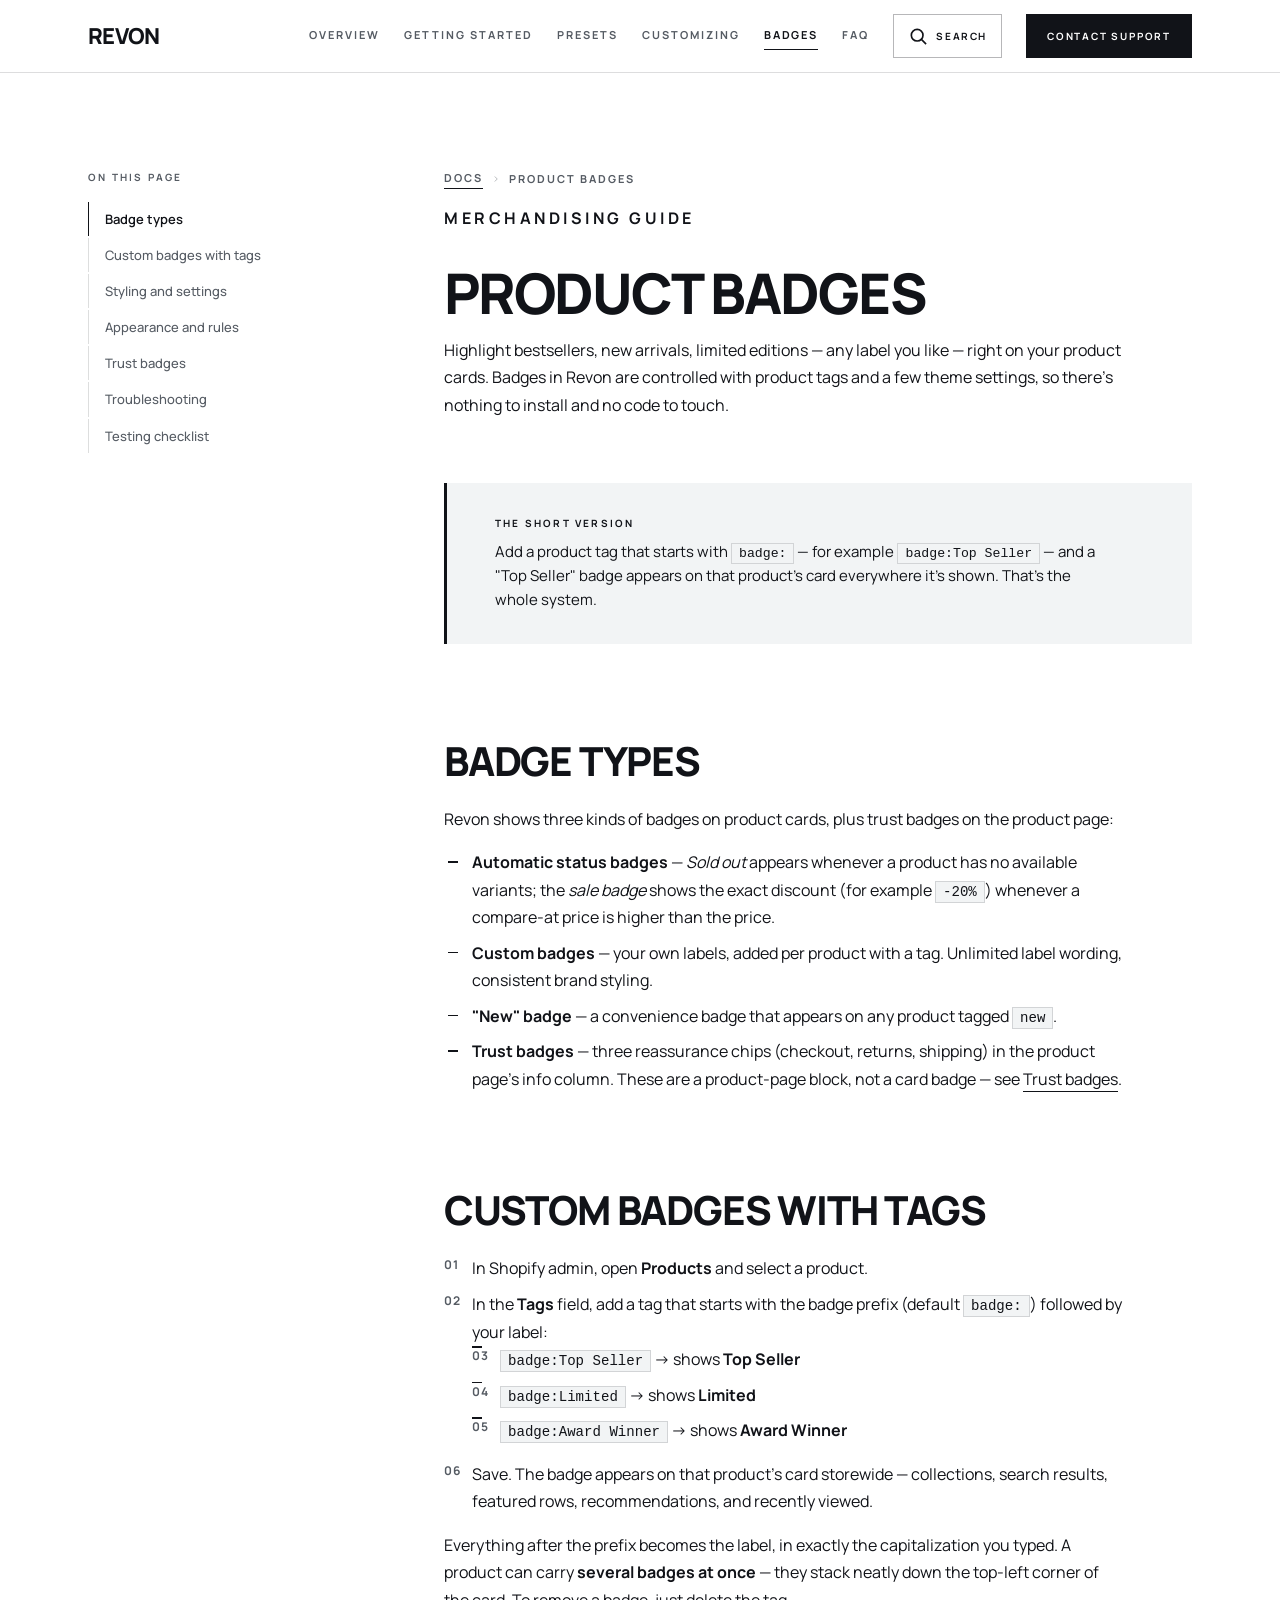
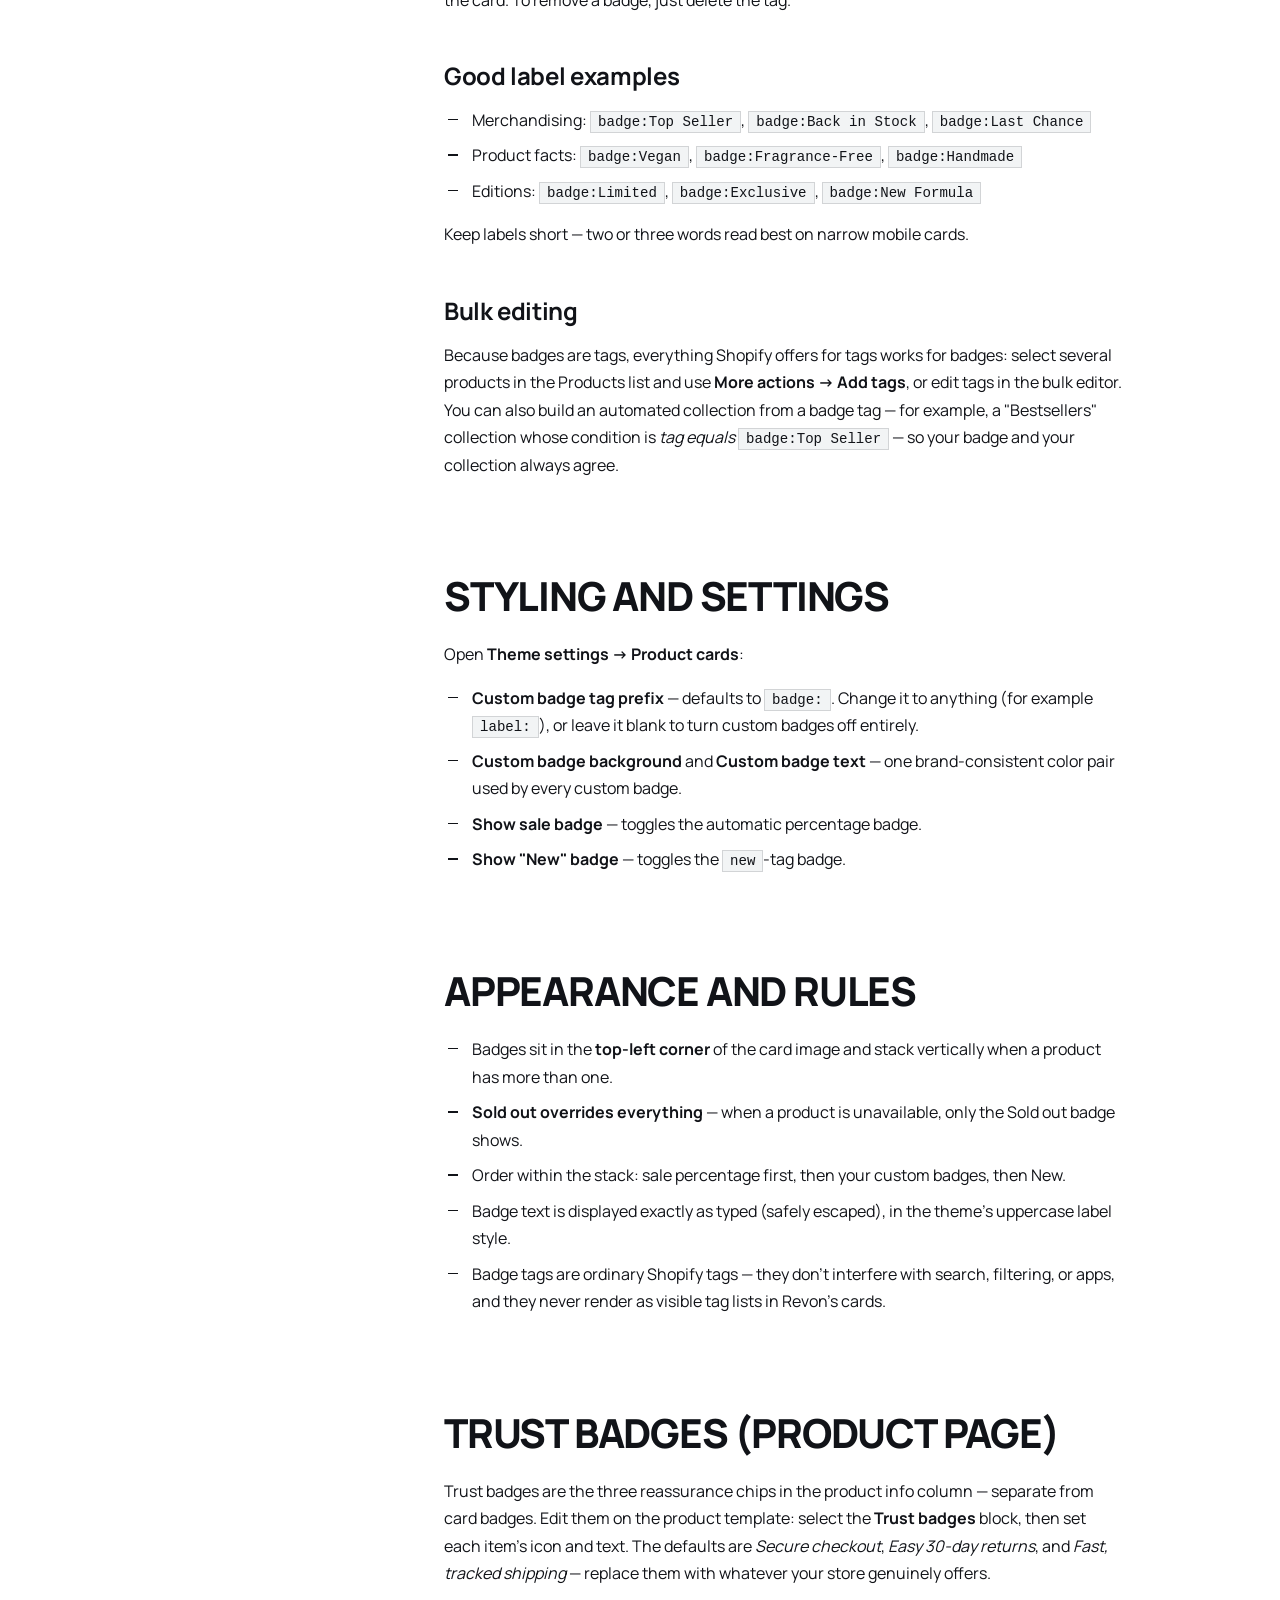
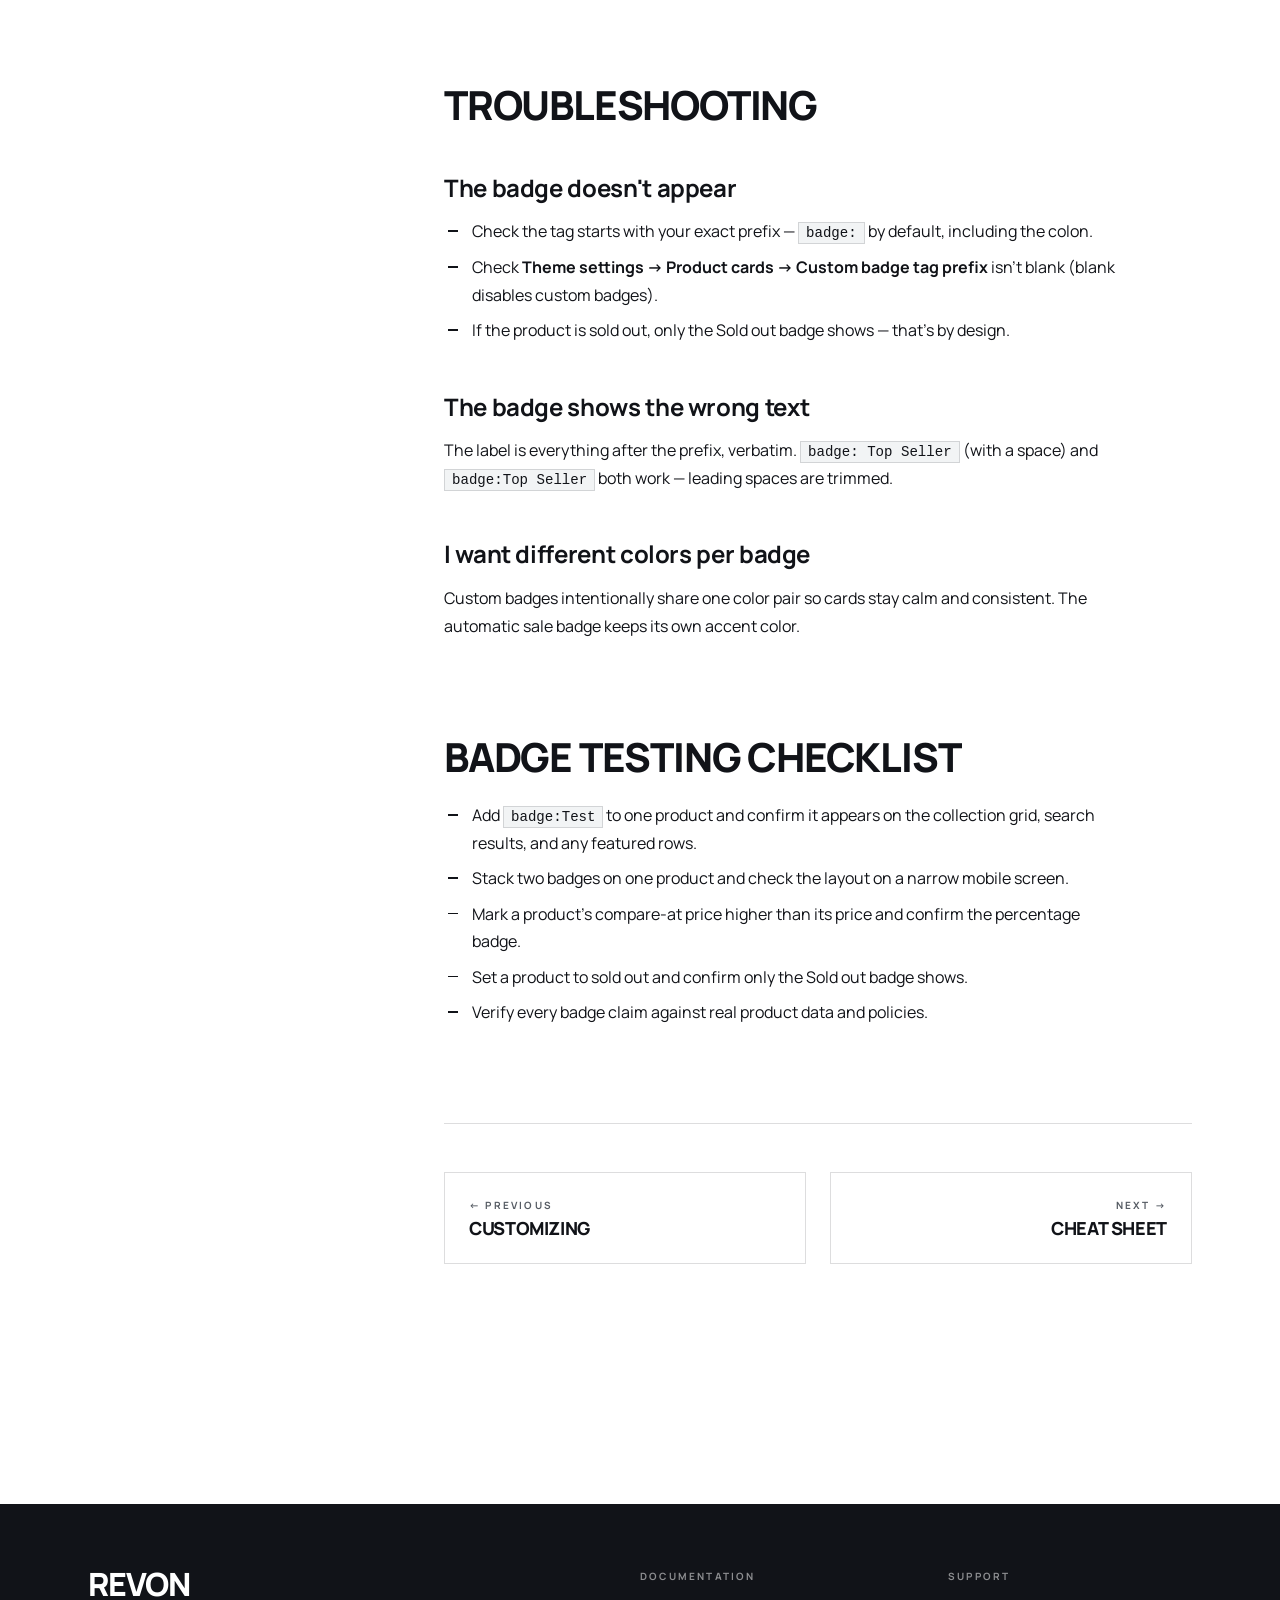
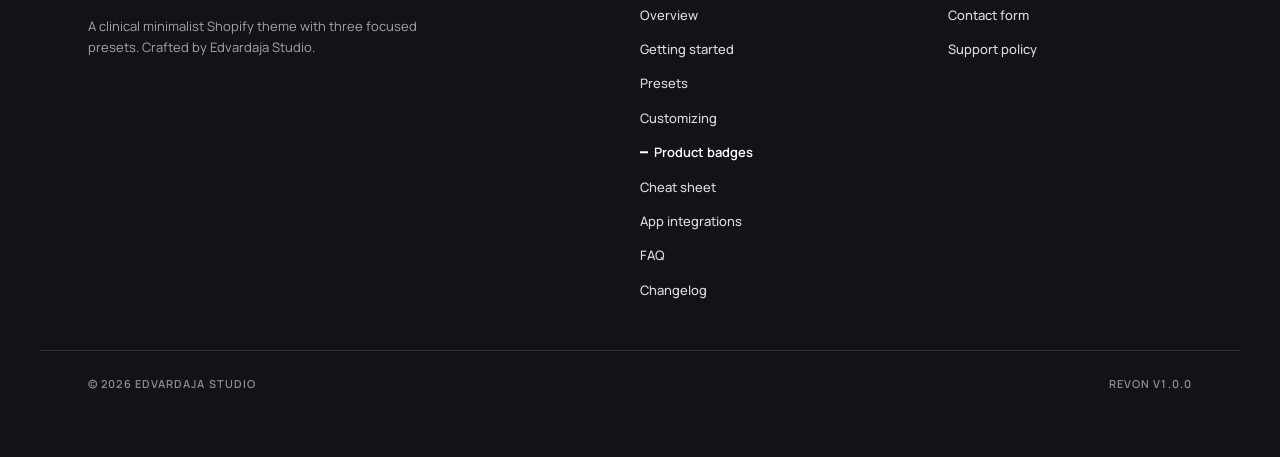
<file: badges.html>
<!DOCTYPE html>
<html lang="en">
<head>
<meta charset="UTF-8">
<meta name="viewport" content="width=device-width, initial-scale=1.0">
<title>Product badges | Revon documentation</title>
<meta name="description" content="Detailed setup guide for custom product-card badges, automatic badges, image badges, and trust badges in the Revon Shopify theme.">
<meta property="og:title" content="Revon product badges">
<meta property="og:description" content="Create, style, bulk edit, test, and troubleshoot product badges in Revon.">
<meta property="og:type" content="website">
<link rel="icon" type="image/svg+xml" href="favicon.svg">
<link rel="preconnect" href="https://fonts.googleapis.com">
<link rel="preconnect" href="https://fonts.gstatic.com" crossorigin>
<link href="https://fonts.googleapis.com/css2?family=Manrope:wght@400;500;600;700;800&display=swap" rel="stylesheet">
<link rel="stylesheet" href="styles.css">
</head>
<body>
<a href="#main" class="skip-link">Skip to content</a>

<header class="site-header">
  <div class="site-header__inner">
    <a href="index.html" class="site-header__brand">Revon</a>
    <nav class="site-nav" aria-label="Documentation">
      <a href="index.html">Overview</a>
      <a href="getting-started.html">Getting started</a>
      <a href="presets.html">Presets</a>
      <a href="customizing.html">Customizing</a>
      <a href="badges.html" aria-current="page">Badges</a>
      <a href="faq.html">FAQ</a>
    </nav>
    <button class="site-header__search-btn" type="button" data-search-open aria-label="Search documentation" title="Search documentation">
      <svg viewBox="0 0 24 24" fill="none" stroke="currentColor" stroke-width="2" stroke-linecap="square" aria-hidden="true"><circle cx="11" cy="11" r="7"/><line x1="16" y1="16" x2="21" y2="21"/></svg>
      <span class="site-header__search-label">Search</span>
    </button>
    <a href="support.html" class="site-header__cta">Contact support</a>
    <button class="site-header__menu-btn" type="button" data-mobile-open aria-expanded="false" aria-controls="mobile-drawer" aria-label="Open menu">
      <svg viewBox="0 0 24 24" fill="none" stroke="currentColor" stroke-width="2" stroke-linecap="square"><line x1="3" y1="8" x2="21" y2="8"/><line x1="3" y1="16" x2="21" y2="16"/></svg>
    </button>
  </div>
</header>

<div class="mobile-drawer" id="mobile-drawer" aria-hidden="true" data-mobile-drawer inert>
  <div class="mobile-drawer__head">
    <button class="mobile-drawer__close" type="button" data-mobile-close aria-label="Close menu">
      <svg viewBox="0 0 24 24" fill="none" stroke="currentColor" stroke-width="2" stroke-linecap="square"><line x1="6" y1="6" x2="18" y2="18"/><line x1="18" y1="6" x2="6" y2="18"/></svg>
    </button>
  </div>
  <nav class="mobile-drawer__nav" aria-label="Mobile">
    <a href="index.html">Overview</a>
    <a href="getting-started.html">Getting started</a>
    <a href="presets.html">Presets</a>
    <a href="customizing.html">Customizing</a>
    <a href="badges.html" aria-current="page">Product badges</a>
    <a href="cheatsheet.html">Cheat sheet</a>
    <a href="apps.html">App integrations</a>
    <a href="faq.html">FAQ</a>
    <a href="changelog.html">Changelog</a>
    <a href="support.html">Contact support</a>
  </nav>
</div>

<main id="main">
  <div class="doc-layout">
    <aside class="doc-sidebar" aria-label="On this page">
      <span class="doc-sidebar__label">On this page</span>
      <nav class="doc-sidebar__list" aria-label="Page sections">
        <a href="#overview">Badge types</a>
        <a href="#custom">Custom badges with tags</a>
        <a href="#styling">Styling and settings</a>
        <a href="#appearance">Appearance and rules</a>
        <a href="#trust">Trust badges</a>
        <a href="#troubleshooting">Troubleshooting</a>
        <a href="#qa">Testing checklist</a>
      </nav>
    </aside>

    <article class="doc-content prose reveal">
      <nav class="doc-content__breadcrumb" aria-label="Breadcrumb">
        <a href="index.html">Docs</a>
        <svg viewBox="0 0 24 24" fill="none" stroke="currentColor" stroke-width="2"><path d="M9 18l6-6-6-6"/></svg>
        <span>Product badges</span>
      </nav>

      <p class="eyebrow">Merchandising guide</p>
      <h1 class="h1 doc-page-title">Product badges</h1>
      <p class="lead">Highlight bestsellers, new arrivals, limited editions — any label you like — right on your product cards. Badges in Revon are controlled with product tags and a few theme settings, so there's nothing to install and no code to touch.</p>

      <div class="callout">
        <span class="callout__label">The short version</span>
        <p>Add a product tag that starts with <code>badge:</code> — for example <code>badge:Top Seller</code> — and a "Top Seller" badge appears on that product's card everywhere it's shown. That's the whole system.</p>
      </div>

      <h2 class="h2" id="overview">Badge types</h2>
      <p>Revon shows three kinds of badges on product cards, plus trust badges on the product page:</p>
      <ul>
        <li><strong>Automatic status badges</strong> — <em>Sold out</em> appears whenever a product has no available variants; the <em>sale badge</em> shows the exact discount (for example <code>-20%</code>) whenever a compare-at price is higher than the price.</li>
        <li><strong>Custom badges</strong> — your own labels, added per product with a tag. Unlimited label wording, consistent brand styling.</li>
        <li><strong>"New" badge</strong> — a convenience badge that appears on any product tagged <code>new</code>.</li>
        <li><strong>Trust badges</strong> — three reassurance chips (checkout, returns, shipping) in the product page's info column. These are a product-page block, not a card badge — see <a href="#trust">Trust badges</a>.</li>
      </ul>

      <h2 class="h2" id="custom">Custom badges with tags</h2>
      <ol>
        <li>In Shopify admin, open <strong>Products</strong> and select a product.</li>
        <li>In the <strong>Tags</strong> field, add a tag that starts with the badge prefix (default <code>badge:</code>) followed by your label:
          <ul>
            <li><code>badge:Top Seller</code> &rarr; shows <strong>Top Seller</strong></li>
            <li><code>badge:Limited</code> &rarr; shows <strong>Limited</strong></li>
            <li><code>badge:Award Winner</code> &rarr; shows <strong>Award Winner</strong></li>
          </ul>
        </li>
        <li>Save. The badge appears on that product's card storewide — collections, search results, featured rows, recommendations, and recently viewed.</li>
      </ol>
      <p>Everything after the prefix becomes the label, in exactly the capitalization you typed. A product can carry <strong>several badges at once</strong> — they stack neatly down the top-left corner of the card. To remove a badge, just delete the tag.</p>

      <h3 class="h3">Good label examples</h3>
      <ul>
        <li>Merchandising: <code>badge:Top Seller</code>, <code>badge:Back in Stock</code>, <code>badge:Last Chance</code></li>
        <li>Product facts: <code>badge:Vegan</code>, <code>badge:Fragrance-Free</code>, <code>badge:Handmade</code></li>
        <li>Editions: <code>badge:Limited</code>, <code>badge:Exclusive</code>, <code>badge:New Formula</code></li>
      </ul>
      <p>Keep labels short — two or three words read best on narrow mobile cards.</p>

      <h3 class="h3">Bulk editing</h3>
      <p>Because badges are tags, everything Shopify offers for tags works for badges: select several products in the Products list and use <strong>More actions &rarr; Add tags</strong>, or edit tags in the bulk editor. You can also build an automated collection from a badge tag — for example, a "Bestsellers" collection whose condition is <em>tag equals</em> <code>badge:Top Seller</code> — so your badge and your collection always agree.</p>

      <h2 class="h2" id="styling">Styling and settings</h2>
      <p>Open <strong>Theme settings &rarr; Product cards</strong>:</p>
      <ul>
        <li><strong>Custom badge tag prefix</strong> — defaults to <code>badge:</code>. Change it to anything (for example <code>label:</code>), or leave it blank to turn custom badges off entirely.</li>
        <li><strong>Custom badge background</strong> and <strong>Custom badge text</strong> — one brand-consistent color pair used by every custom badge.</li>
        <li><strong>Show sale badge</strong> — toggles the automatic percentage badge.</li>
        <li><strong>Show "New" badge</strong> — toggles the <code>new</code>-tag badge.</li>
      </ul>

      <h2 class="h2" id="appearance">Appearance and rules</h2>
      <ul>
        <li>Badges sit in the <strong>top-left corner</strong> of the card image and stack vertically when a product has more than one.</li>
        <li><strong>Sold out overrides everything</strong> — when a product is unavailable, only the Sold out badge shows.</li>
        <li>Order within the stack: sale percentage first, then your custom badges, then New.</li>
        <li>Badge text is displayed exactly as typed (safely escaped), in the theme's uppercase label style.</li>
        <li>Badge tags are ordinary Shopify tags — they don't interfere with search, filtering, or apps, and they never render as visible tag lists in Revon's cards.</li>
      </ul>

      <h2 class="h2" id="trust">Trust badges (product page)</h2>
      <p>Trust badges are the three reassurance chips in the product info column — separate from card badges. Edit them on the product template: select the <strong>Trust badges</strong> block, then set each item's icon and text. The defaults are <em>Secure checkout</em>, <em>Easy 30-day returns</em>, and <em>Fast, tracked shipping</em> — replace them with whatever your store genuinely offers.</p>

      <h2 class="h2" id="troubleshooting">Troubleshooting</h2>
      <h3 class="h3">The badge doesn't appear</h3>
      <ul>
        <li>Check the tag starts with your exact prefix — <code>badge:</code> by default, including the colon.</li>
        <li>Check <strong>Theme settings &rarr; Product cards &rarr; Custom badge tag prefix</strong> isn't blank (blank disables custom badges).</li>
        <li>If the product is sold out, only the Sold out badge shows — that's by design.</li>
      </ul>
      <h3 class="h3">The badge shows the wrong text</h3>
      <p>The label is everything after the prefix, verbatim. <code>badge: Top Seller</code> (with a space) and <code>badge:Top Seller</code> both work — leading spaces are trimmed.</p>
      <h3 class="h3">I want different colors per badge</h3>
      <p>Custom badges intentionally share one color pair so cards stay calm and consistent. The automatic sale badge keeps its own accent color.</p>

      <h2 class="h2" id="qa">Badge testing checklist</h2>
      <ul>
        <li>Add <code>badge:Test</code> to one product and confirm it appears on the collection grid, search results, and any featured rows.</li>
        <li>Stack two badges on one product and check the layout on a narrow mobile screen.</li>
        <li>Mark a product's compare-at price higher than its price and confirm the percentage badge.</li>
        <li>Set a product to sold out and confirm only the Sold out badge shows.</li>
        <li>Verify every badge claim against real product data and policies.</li>
      </ul>

      <div class="pager">
        <a href="customizing.html" class="pager--prev">
          <span class="pager__label">&larr; Previous</span>
          <span class="pager__title">Customizing</span>
        </a>
        <a href="cheatsheet.html" class="pager--next">
          <span class="pager__label">Next &rarr;</span>
          <span class="pager__title">Cheat sheet</span>
        </a>
      </div>
    </article>
  </div>
</main>

<footer class="site-footer">
  <div class="site-footer__inner">
    <div>
      <div class="site-footer__brand">Revon</div>
      <p class="site-footer__tagline">A clinical minimalist Shopify theme with three focused presets. Crafted by Edvardaja Studio.</p>
    </div>
    <div>
      <div class="site-footer__col-label">Documentation</div>
      <ul class="site-footer__list">
        <li><a href="index.html">Overview</a></li>
        <li><a href="getting-started.html">Getting started</a></li>
        <li><a href="presets.html">Presets</a></li>
        <li><a href="customizing.html">Customizing</a></li>
        <li><a href="badges.html" aria-current="page">Product badges</a></li>
        <li><a href="cheatsheet.html">Cheat sheet</a></li>
        <li><a href="apps.html">App integrations</a></li>
        <li><a href="faq.html">FAQ</a></li>
        <li><a href="changelog.html">Changelog</a></li>
      </ul>
    </div>
    <div>
      <div class="site-footer__col-label">Support</div>
      <ul class="site-footer__list">
        <li><a href="support.html">Contact form</a></li>
        <li><a href="support.html#support-policy">Support policy</a></li>
      </ul>
    </div>
  </div>
  <div class="site-footer__bottom">
    <span>&copy; 2026 Edvardaja Studio</span>
    <span>Revon v1.0.0</span>
  </div>
</footer>

<script src="scripts.js" defer></script>
</body>
</html>
</file>
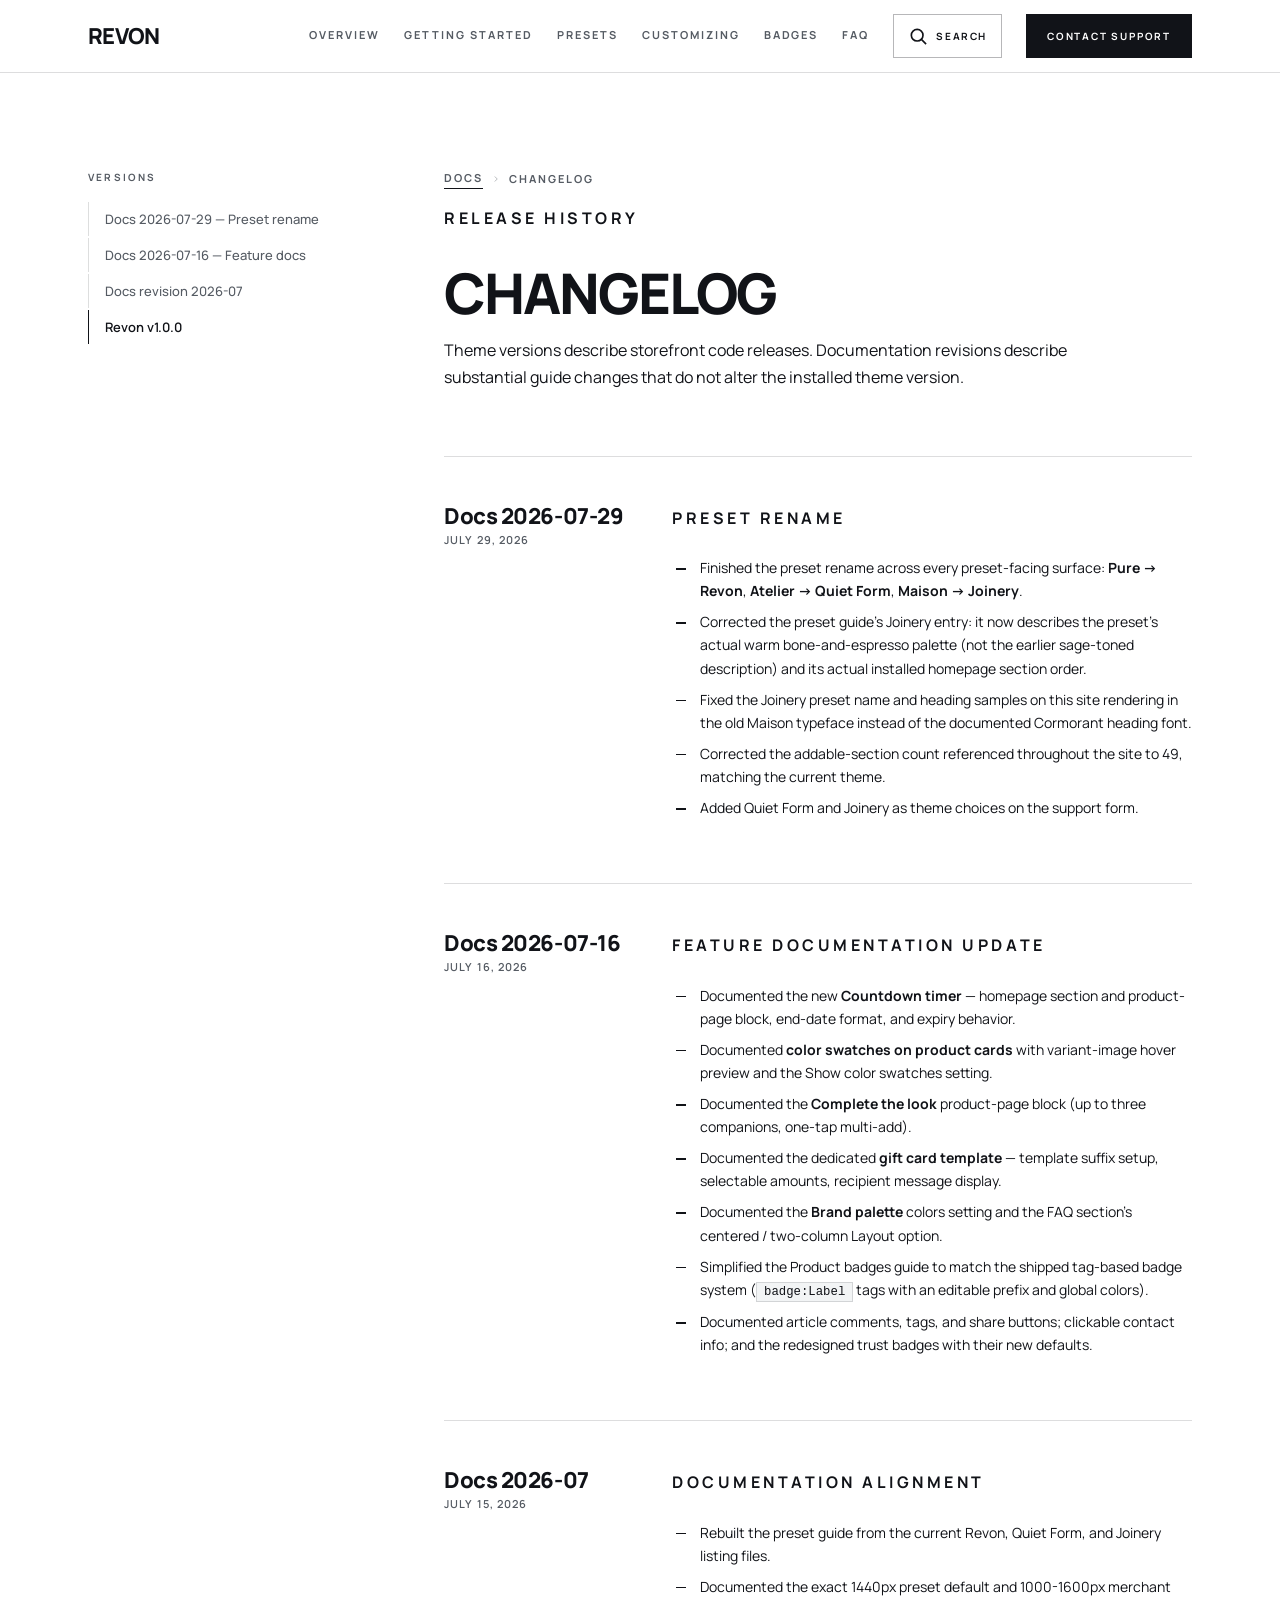
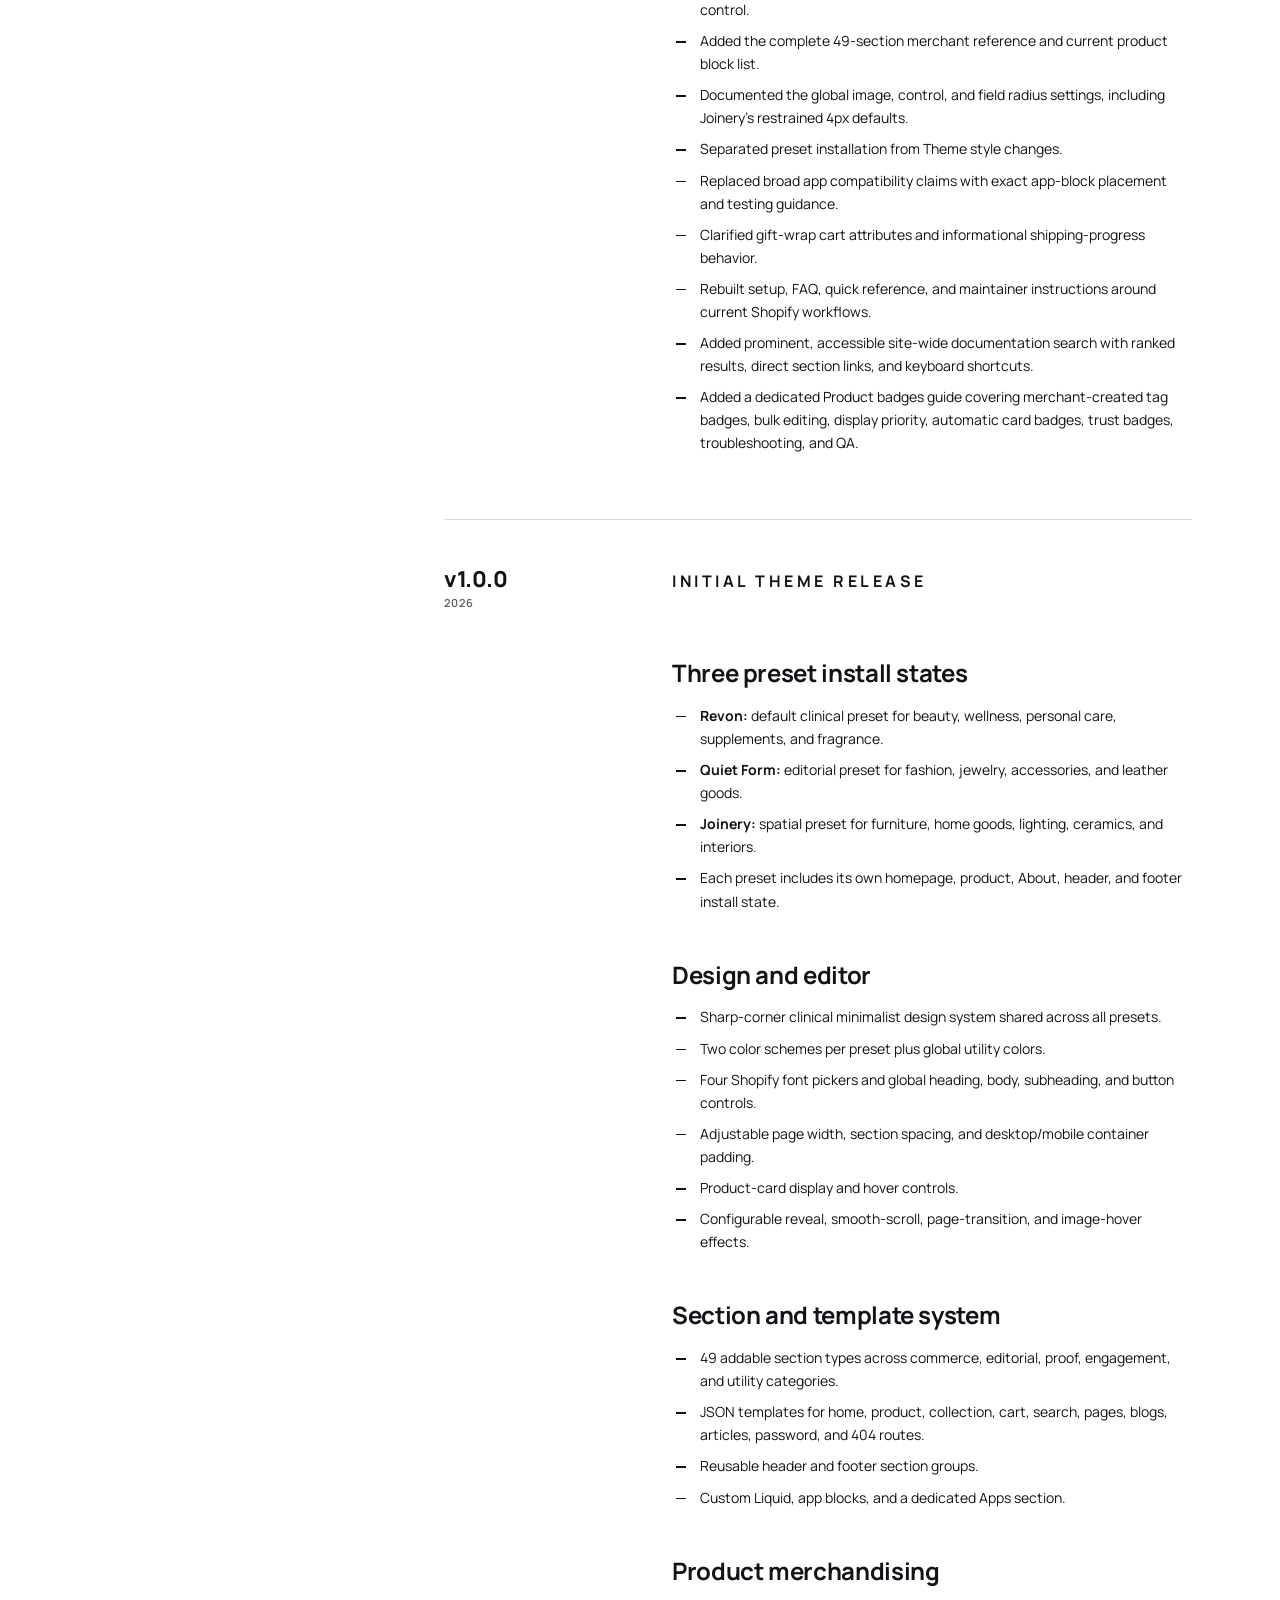
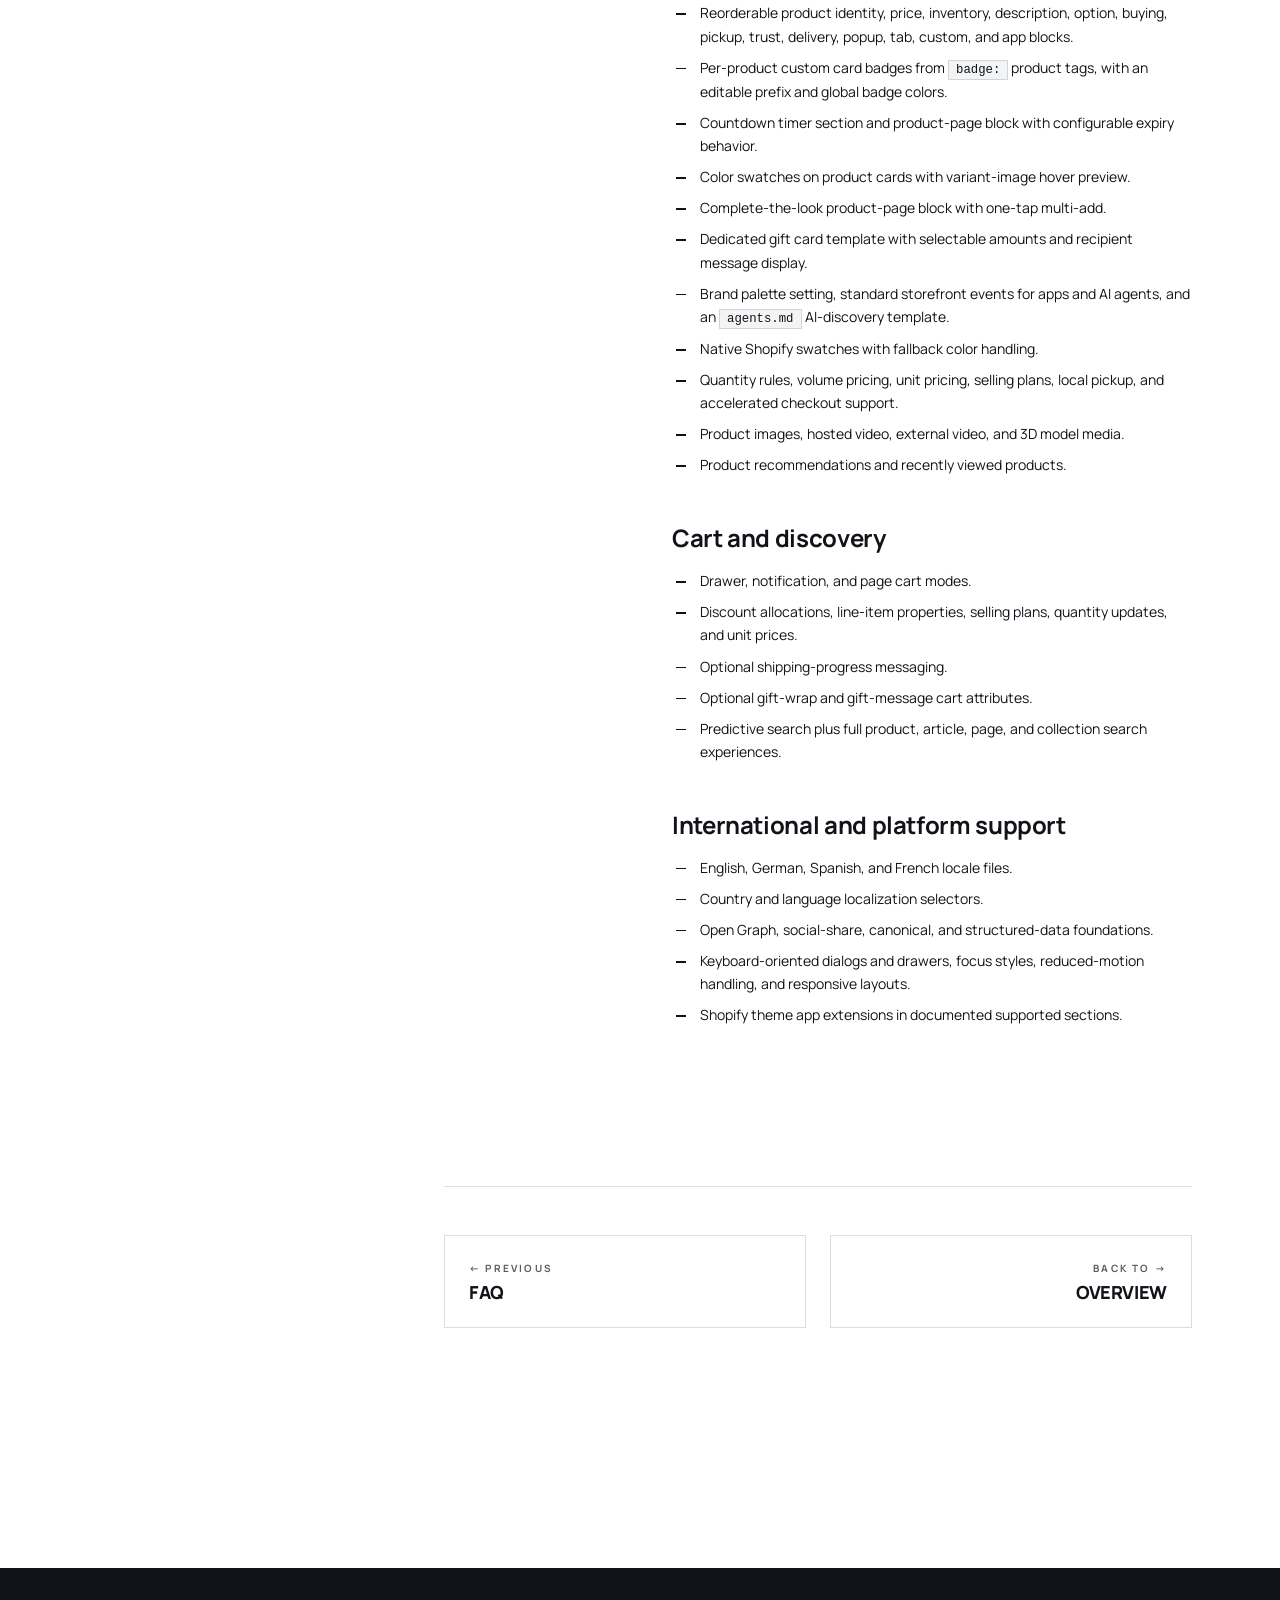
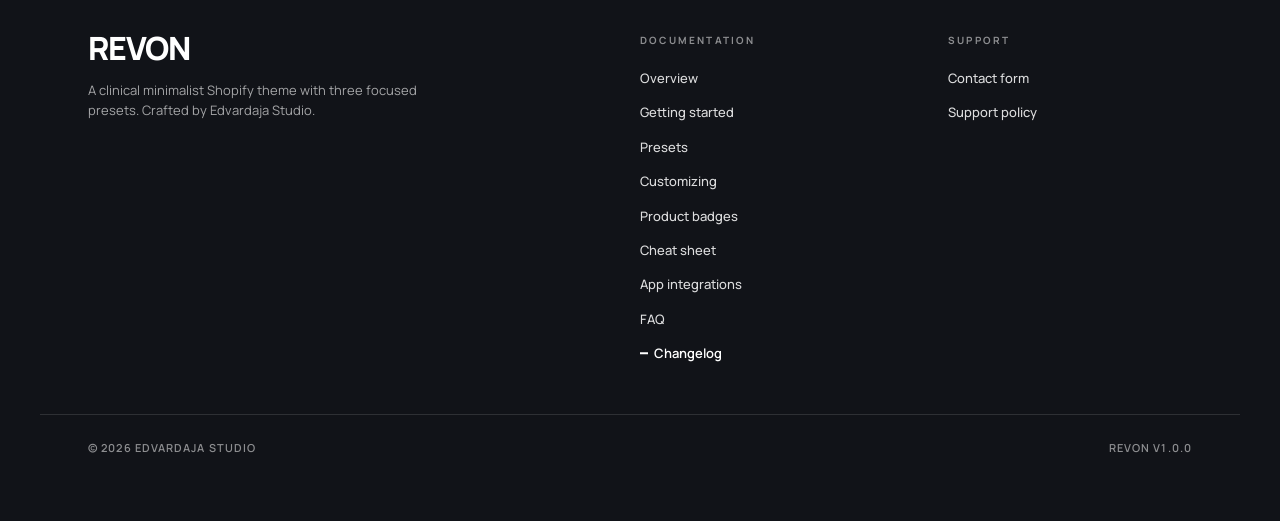
<file: changelog.html>
<!DOCTYPE html>
<html lang="en">
<head>
<meta charset="UTF-8">
<meta name="viewport" content="width=device-width, initial-scale=1.0">
<title>Changelog | Revon documentation</title>
<meta name="description" content="Release notes and documentation revisions for the Revon Shopify theme.">
<link rel="icon" type="image/svg+xml" href="favicon.svg">
<link rel="preconnect" href="https://fonts.googleapis.com">
<link rel="preconnect" href="https://fonts.gstatic.com" crossorigin>
<link href="https://fonts.googleapis.com/css2?family=Manrope:wght@400;500;600;700;800&display=swap" rel="stylesheet">
<link rel="stylesheet" href="styles.css">
</head>
<body>
<a href="#main" class="skip-link">Skip to content</a>

<header class="site-header">
  <div class="site-header__inner">
    <a href="index.html" class="site-header__brand">Revon</a>
    <nav class="site-nav" aria-label="Documentation">
      <a href="index.html">Overview</a>
      <a href="getting-started.html">Getting started</a>
      <a href="presets.html">Presets</a>
      <a href="customizing.html">Customizing</a>
      <a href="badges.html">Badges</a>
      <a href="faq.html">FAQ</a>
    </nav>
    <button class="site-header__search-btn" type="button" data-search-open aria-label="Search documentation" title="Search documentation">
      <svg viewBox="0 0 24 24" fill="none" stroke="currentColor" stroke-width="2" stroke-linecap="square" aria-hidden="true"><circle cx="11" cy="11" r="7"/><line x1="16" y1="16" x2="21" y2="21"/></svg>
      <span class="site-header__search-label">Search</span>
    </button>
    <a href="support.html" class="site-header__cta">Contact support</a>
    <button class="site-header__menu-btn" type="button" data-mobile-open aria-expanded="false" aria-controls="mobile-drawer" aria-label="Open menu">
      <svg viewBox="0 0 24 24" fill="none" stroke="currentColor" stroke-width="2" stroke-linecap="square"><line x1="3" y1="8" x2="21" y2="8"/><line x1="3" y1="16" x2="21" y2="16"/></svg>
    </button>
  </div>
</header>

<div class="mobile-drawer" id="mobile-drawer" aria-hidden="true" data-mobile-drawer inert>
  <div class="mobile-drawer__head">
    <button class="mobile-drawer__close" type="button" data-mobile-close aria-label="Close menu">
      <svg viewBox="0 0 24 24" fill="none" stroke="currentColor" stroke-width="2" stroke-linecap="square"><line x1="6" y1="6" x2="18" y2="18"/><line x1="18" y1="6" x2="6" y2="18"/></svg>
    </button>
  </div>
  <nav class="mobile-drawer__nav" aria-label="Mobile">
    <a href="index.html">Overview</a>
    <a href="getting-started.html">Getting started</a>
    <a href="presets.html">Presets</a>
    <a href="customizing.html">Customizing</a>
    <a href="badges.html">Product badges</a>
    <a href="cheatsheet.html">Cheat sheet</a>
    <a href="apps.html">App integrations</a>
    <a href="faq.html">FAQ</a>
    <a href="changelog.html">Changelog</a>
    <a href="support.html">Contact support</a>
  </nav>
</div>

<main id="main">
  <div class="doc-layout">
    <aside class="doc-sidebar" aria-label="Versions">
      <span class="doc-sidebar__label">Versions</span>
      <nav class="doc-sidebar__list" aria-label="Page sections">
        <a href="#docs-2026-07-29">Docs 2026-07-29 — Preset rename</a>
        <a href="#docs-2026-07-16">Docs 2026-07-16 — Feature docs</a>
        <a href="#docs-2026-07">Docs revision 2026-07</a>
        <a href="#v1-0-0">Revon v1.0.0</a>
      </nav>
    </aside>

    <article class="doc-content prose reveal">
      <nav class="doc-content__breadcrumb" aria-label="Breadcrumb">
        <a href="index.html">Docs</a>
        <svg viewBox="0 0 24 24" fill="none" stroke="currentColor" stroke-width="2"><path d="M9 18l6-6-6-6"/></svg>
        <span>Changelog</span>
      </nav>

      <p class="eyebrow">Release history</p>
      <h1 class="h1 doc-page-title">Changelog</h1>
      <p class="lead">Theme versions describe storefront code releases. Documentation revisions describe substantial guide changes that do not alter the installed theme version.</p>

      <div class="changelog__entry" id="docs-2026-07-29">
          <div class="changelog__meta">
            <div class="changelog__version">Docs 2026-07-29</div>
            <div class="changelog__date">July 29, 2026</div>
          </div>
          <div class="changelog__body">
            <p class="eyebrow">Preset rename</p>
            <ul>
              <li>Finished the preset rename across every preset-facing surface: <strong>Pure &rarr; Revon</strong>, <strong>Atelier &rarr; Quiet Form</strong>, <strong>Maison &rarr; Joinery</strong>.</li>
              <li>Corrected the preset guide's Joinery entry: it now describes the preset's actual warm bone-and-espresso palette (not the earlier sage-toned description) and its actual installed homepage section order.</li>
              <li>Fixed the Joinery preset name and heading samples on this site rendering in the old Maison typeface instead of the documented Cormorant heading font.</li>
              <li>Corrected the addable-section count referenced throughout the site to 49, matching the current theme.</li>
              <li>Added Quiet Form and Joinery as theme choices on the support form.</li>
            </ul>
          </div>
        </div>

      <div class="changelog__entry" id="docs-2026-07-16">
          <div class="changelog__meta">
            <div class="changelog__version">Docs 2026-07-16</div>
            <div class="changelog__date">July 16, 2026</div>
          </div>
          <div class="changelog__body">
            <p class="eyebrow">Feature documentation update</p>
            <ul>
              <li>Documented the new <strong>Countdown timer</strong> — homepage section and product-page block, end-date format, and expiry behavior.</li>
              <li>Documented <strong>color swatches on product cards</strong> with variant-image hover preview and the Show color swatches setting.</li>
              <li>Documented the <strong>Complete the look</strong> product-page block (up to three companions, one-tap multi-add).</li>
              <li>Documented the dedicated <strong>gift card template</strong> — template suffix setup, selectable amounts, recipient message display.</li>
              <li>Documented the <strong>Brand palette</strong> colors setting and the FAQ section's centered / two-column Layout option.</li>
              <li>Simplified the Product badges guide to match the shipped tag-based badge system (<code>badge:Label</code> tags with an editable prefix and global colors).</li>
              <li>Documented article comments, tags, and share buttons; clickable contact info; and the redesigned trust badges with their new defaults.</li>
            </ul>
          </div>
        </div>

        <div class="changelog__entry" id="docs-2026-07">
        <div class="changelog__meta">
          <div class="changelog__version">Docs 2026-07</div>
          <div class="changelog__date">July 15, 2026</div>
        </div>
        <div class="changelog__body">
          <p class="eyebrow">Documentation alignment</p>
          <ul>
            <li>Rebuilt the preset guide from the current Revon, Quiet Form, and Joinery listing files.</li>
            <li>Documented the exact 1440px preset default and 1000-1600px merchant control.</li>
            <li>Added the complete 49-section merchant reference and current product block list.</li>
            <li>Documented the global image, control, and field radius settings, including Joinery's restrained 4px defaults.</li>
            <li>Separated preset installation from Theme style changes.</li>
            <li>Replaced broad app compatibility claims with exact app-block placement and testing guidance.</li>
            <li>Clarified gift-wrap cart attributes and informational shipping-progress behavior.</li>
            <li>Rebuilt setup, FAQ, quick reference, and maintainer instructions around current Shopify workflows.</li>
            <li>Added prominent, accessible site-wide documentation search with ranked results, direct section links, and keyboard shortcuts.</li>
            <li>Added a dedicated Product badges guide covering merchant-created tag badges, bulk editing, display priority, automatic card badges, trust badges, troubleshooting, and QA.</li>
          </ul>
        </div>
      </div>

      <div class="changelog__entry" id="v1-0-0">
        <div class="changelog__meta">
          <div class="changelog__version">v1.0.0</div>
          <div class="changelog__date">2026</div>
        </div>
        <div class="changelog__body">
          <p class="eyebrow">Initial theme release</p>

          <h3 class="h3">Three preset install states</h3>
          <ul>
            <li><strong>Revon:</strong> default clinical preset for beauty, wellness, personal care, supplements, and fragrance.</li>
            <li><strong>Quiet Form:</strong> editorial preset for fashion, jewelry, accessories, and leather goods.</li>
            <li><strong>Joinery:</strong> spatial preset for furniture, home goods, lighting, ceramics, and interiors.</li>
            <li>Each preset includes its own homepage, product, About, header, and footer install state.</li>
          </ul>

          <h3 class="h3">Design and editor</h3>
          <ul>
            <li>Sharp-corner clinical minimalist design system shared across all presets.</li>
            <li>Two color schemes per preset plus global utility colors.</li>
            <li>Four Shopify font pickers and global heading, body, subheading, and button controls.</li>
            <li>Adjustable page width, section spacing, and desktop/mobile container padding.</li>
            <li>Product-card display and hover controls.</li>
            <li>Configurable reveal, smooth-scroll, page-transition, and image-hover effects.</li>
          </ul>

          <h3 class="h3">Section and template system</h3>
          <ul>
            <li>49 addable section types across commerce, editorial, proof, engagement, and utility categories.</li>
            <li>JSON templates for home, product, collection, cart, search, pages, blogs, articles, password, and 404 routes.</li>
            <li>Reusable header and footer section groups.</li>
            <li>Custom Liquid, app blocks, and a dedicated Apps section.</li>
          </ul>

          <h3 class="h3">Product merchandising</h3>
          <ul>
            <li>Reorderable product identity, price, inventory, description, option, buying, pickup, trust, delivery, popup, tab, custom, and app blocks.</li>
            <li>Per-product custom card badges from <code>badge:</code> product tags, with an editable prefix and global badge colors.</li>
            <li>Countdown timer section and product-page block with configurable expiry behavior.</li>
            <li>Color swatches on product cards with variant-image hover preview.</li>
            <li>Complete-the-look product-page block with one-tap multi-add.</li>
            <li>Dedicated gift card template with selectable amounts and recipient message display.</li>
            <li>Brand palette setting, standard storefront events for apps and AI agents, and an <code>agents.md</code> AI-discovery template.</li>
            <li>Native Shopify swatches with fallback color handling.</li>
            <li>Quantity rules, volume pricing, unit pricing, selling plans, local pickup, and accelerated checkout support.</li>
            <li>Product images, hosted video, external video, and 3D model media.</li>
            <li>Product recommendations and recently viewed products.</li>
          </ul>

          <h3 class="h3">Cart and discovery</h3>
          <ul>
            <li>Drawer, notification, and page cart modes.</li>
            <li>Discount allocations, line-item properties, selling plans, quantity updates, and unit prices.</li>
            <li>Optional shipping-progress messaging.</li>
            <li>Optional gift-wrap and gift-message cart attributes.</li>
            <li>Predictive search plus full product, article, page, and collection search experiences.</li>
          </ul>

          <h3 class="h3">International and platform support</h3>
          <ul>
            <li>English, German, Spanish, and French locale files.</li>
            <li>Country and language localization selectors.</li>
            <li>Open Graph, social-share, canonical, and structured-data foundations.</li>
            <li>Keyboard-oriented dialogs and drawers, focus styles, reduced-motion handling, and responsive layouts.</li>
            <li>Shopify theme app extensions in documented supported sections.</li>
          </ul>
        </div>
      </div>

      <div class="pager">
        <a href="faq.html" class="pager--prev">
          <span class="pager__label">&larr; Previous</span>
          <span class="pager__title">FAQ</span>
        </a>
        <a href="index.html" class="pager--next">
          <span class="pager__label">Back to &rarr;</span>
          <span class="pager__title">Overview</span>
        </a>
      </div>
    </article>
  </div>
</main>

<footer class="site-footer">
  <div class="site-footer__inner">
    <div>
      <div class="site-footer__brand">Revon</div>
      <p class="site-footer__tagline">A clinical minimalist Shopify theme with three focused presets. Crafted by Edvardaja Studio.</p>
    </div>
    <div>
      <div class="site-footer__col-label">Documentation</div>
      <ul class="site-footer__list">
        <li><a href="index.html">Overview</a></li>
        <li><a href="getting-started.html">Getting started</a></li>
        <li><a href="presets.html">Presets</a></li>
        <li><a href="customizing.html">Customizing</a></li>
        <li><a href="badges.html">Product badges</a></li>
        <li><a href="cheatsheet.html">Cheat sheet</a></li>
        <li><a href="apps.html">App integrations</a></li>
        <li><a href="faq.html">FAQ</a></li>
        <li><a href="changelog.html" aria-current="page">Changelog</a></li>
      </ul>
    </div>
    <div>
      <div class="site-footer__col-label">Support</div>
      <ul class="site-footer__list">
        <li><a href="support.html">Contact form</a></li>
        <li><a href="support.html#support-policy">Support policy</a></li>
      </ul>
    </div>
  </div>
  <div class="site-footer__bottom">
    <span>&copy; 2026 Edvardaja Studio</span>
    <span>Revon v1.0.0</span>
  </div>
</footer>

<script src="scripts.js" defer></script>
</body>
</html>
</file>
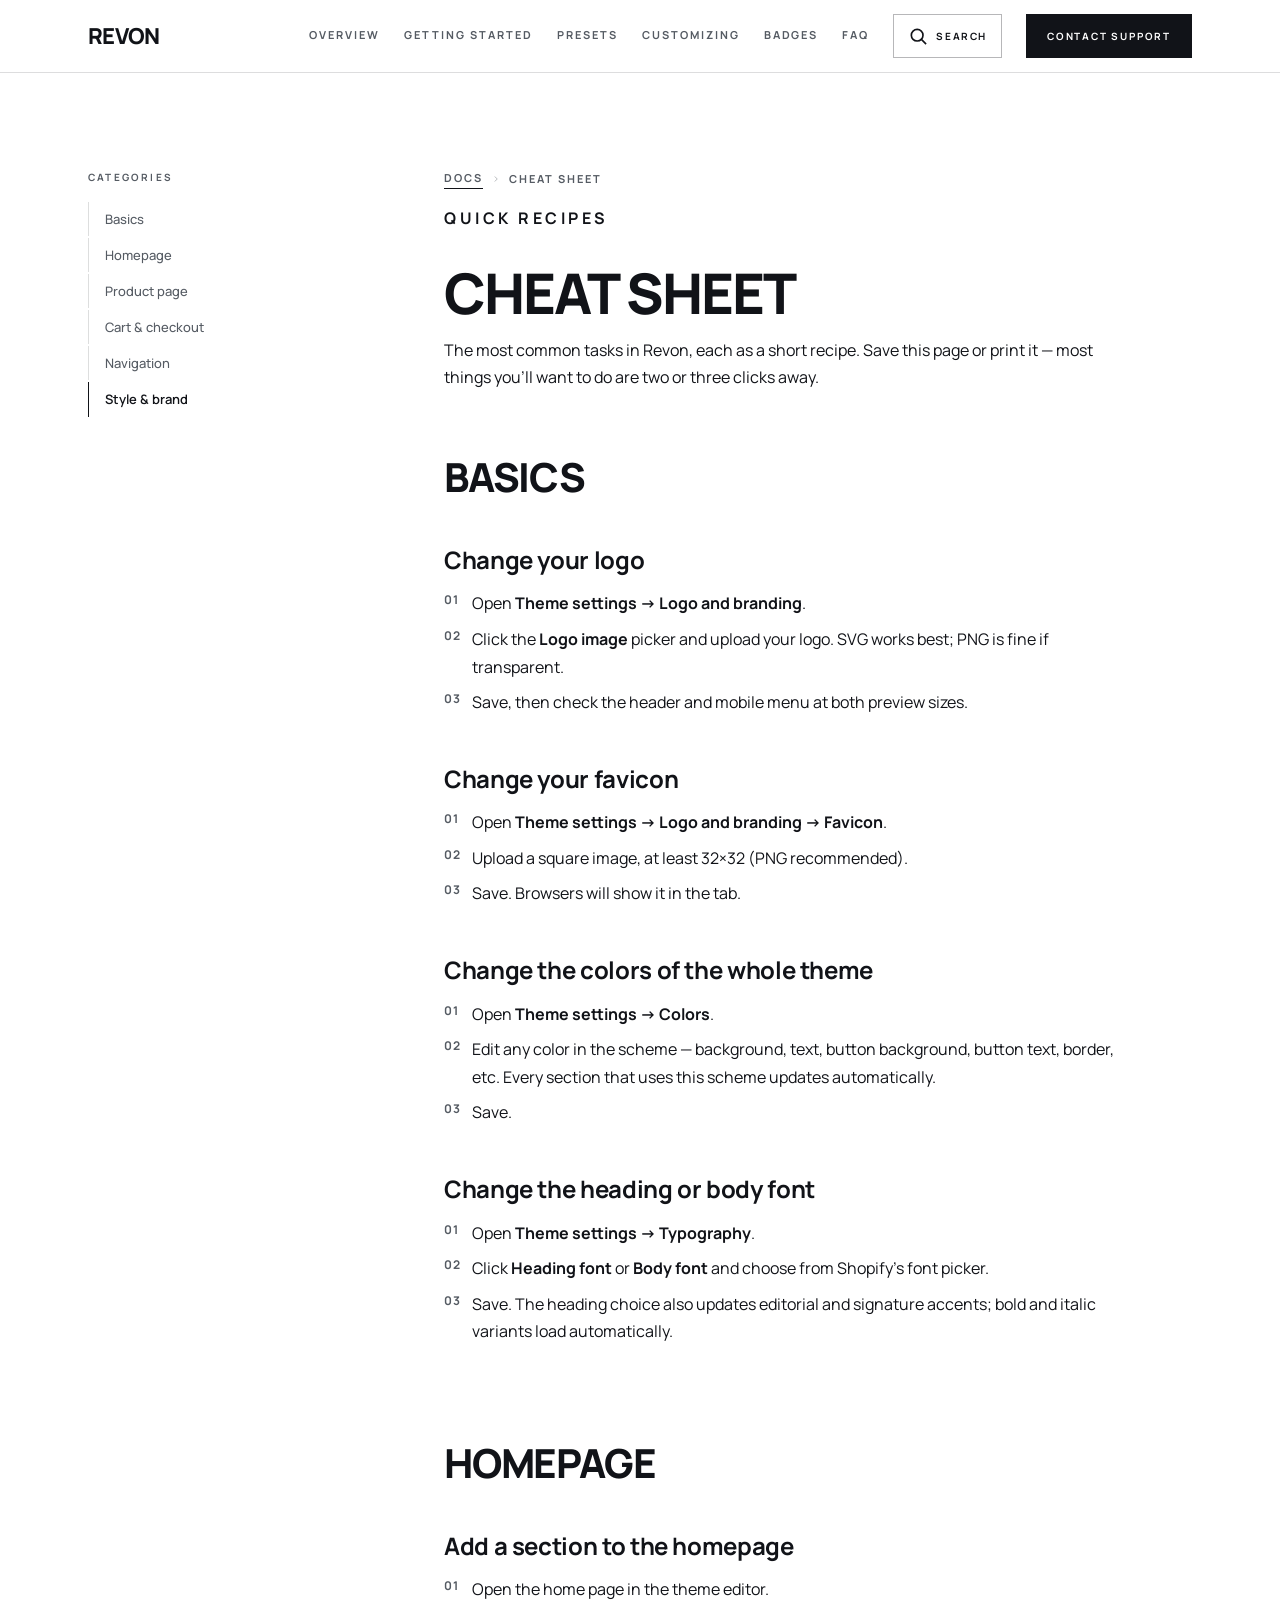
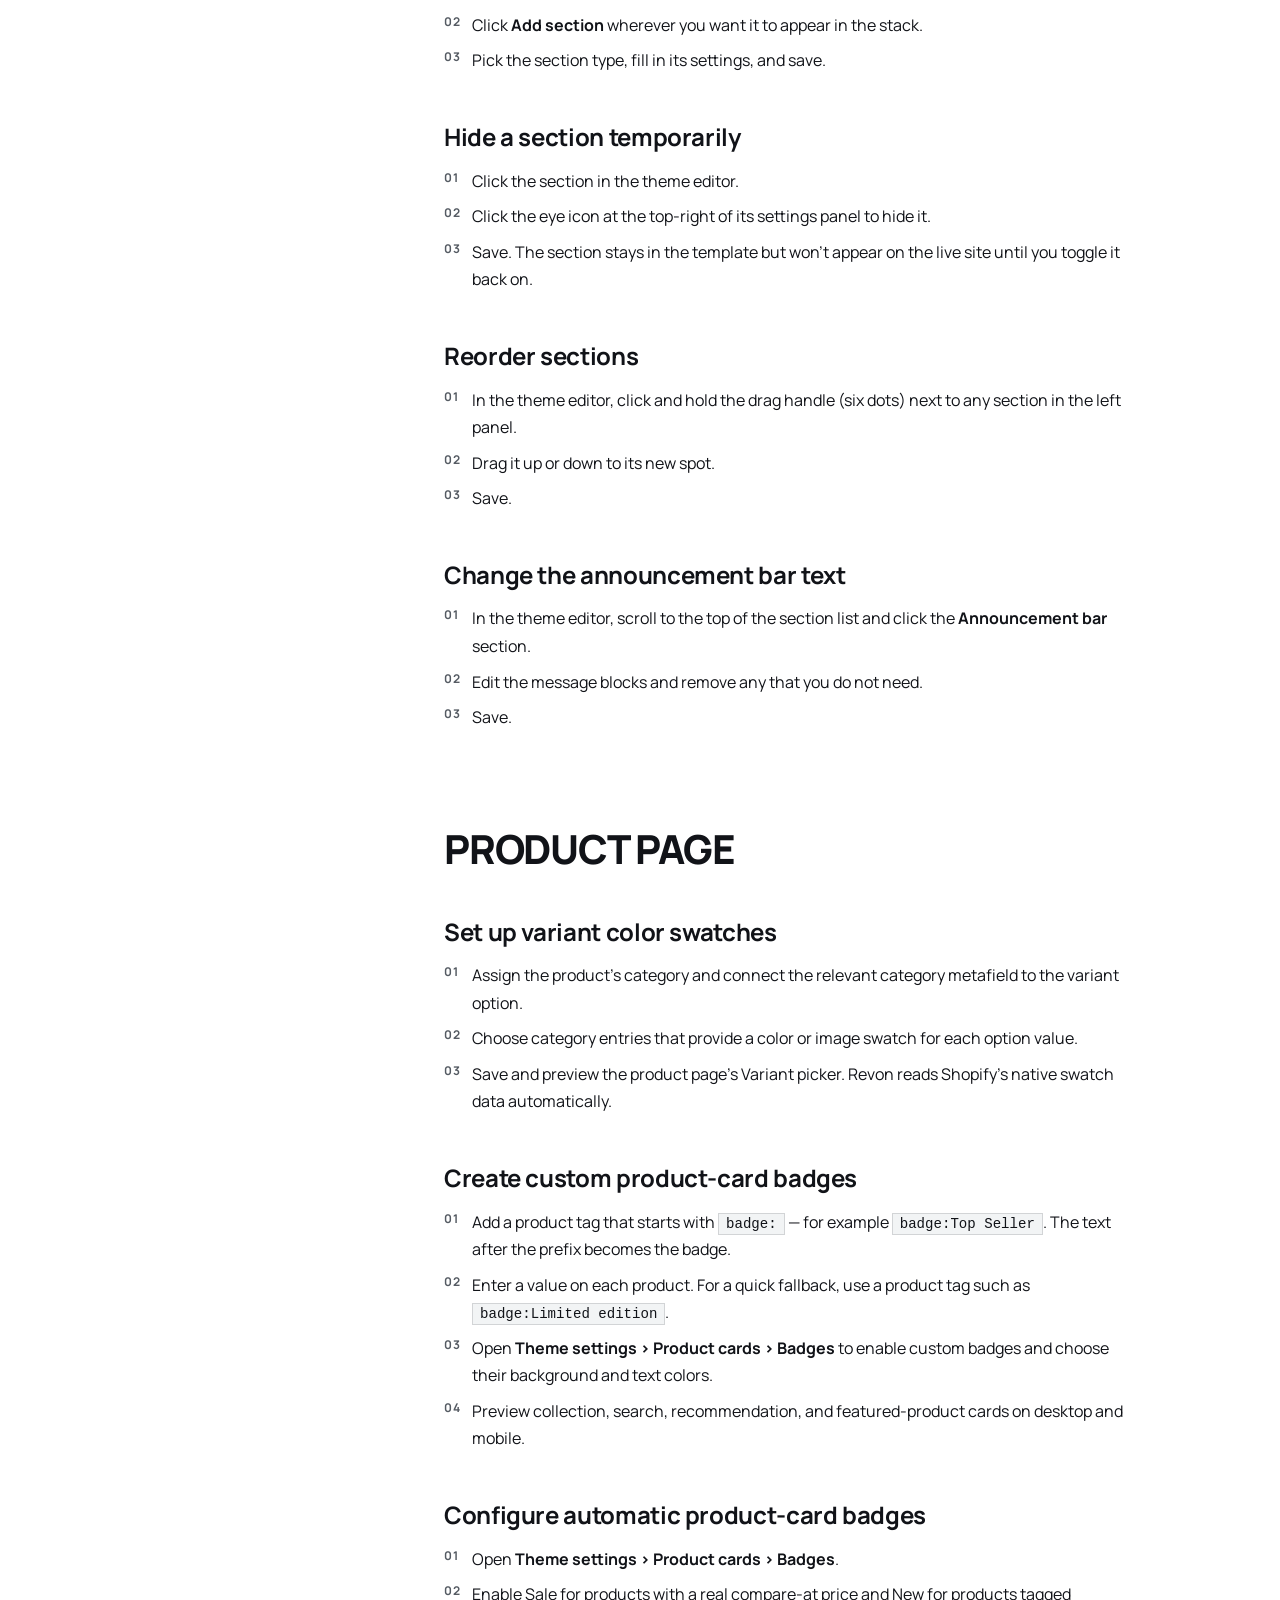
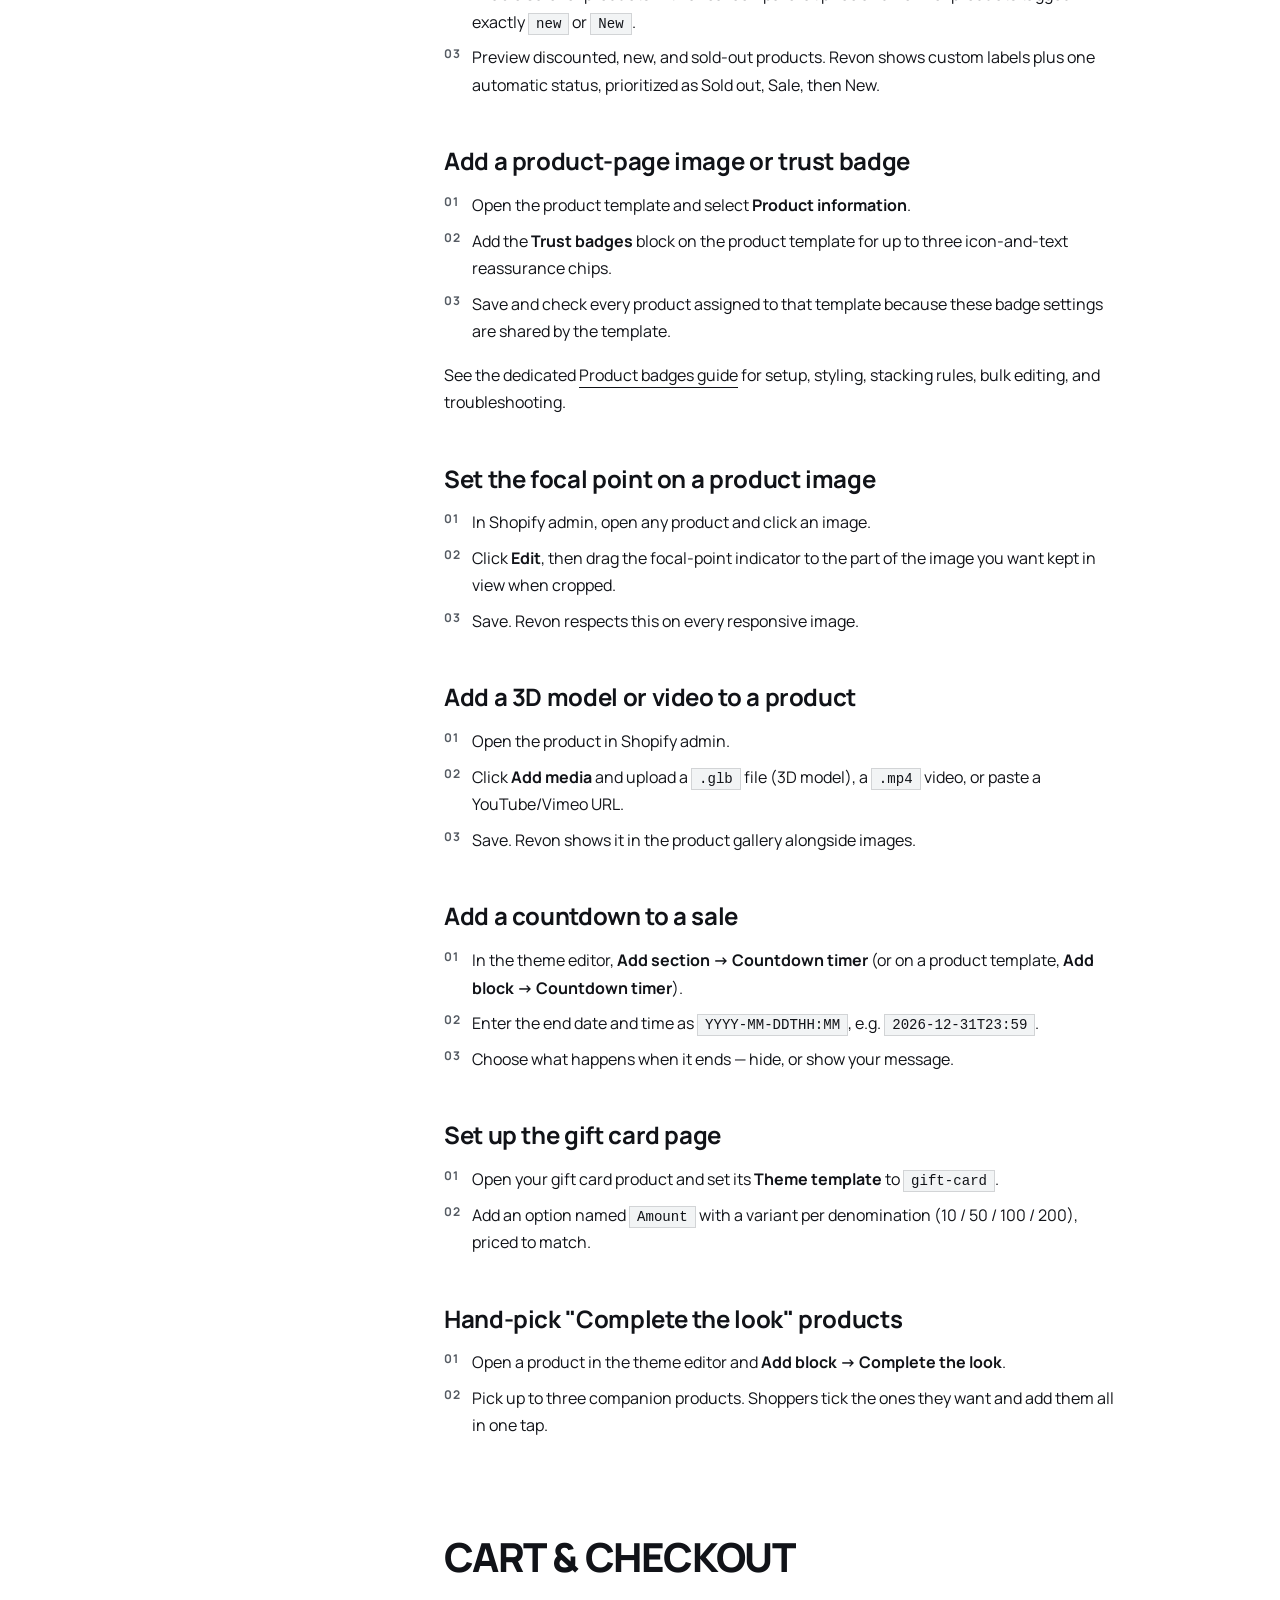
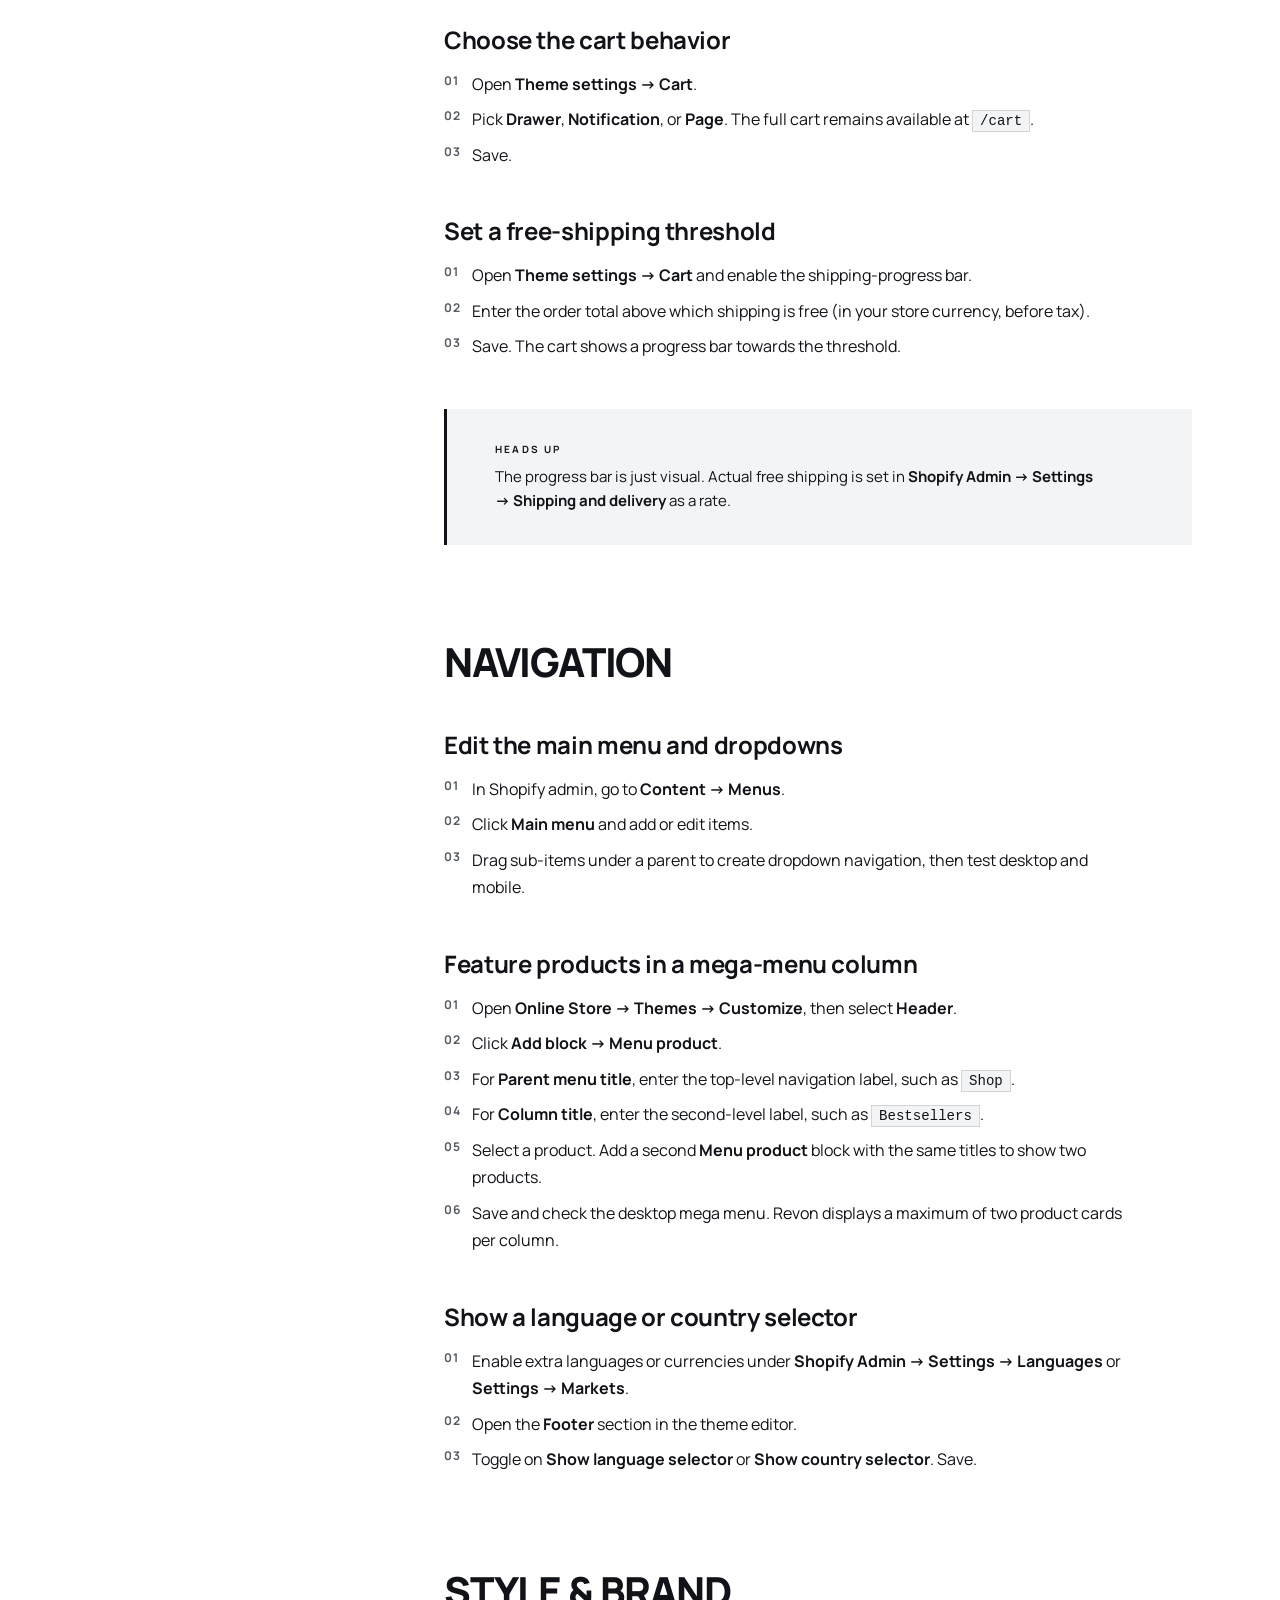
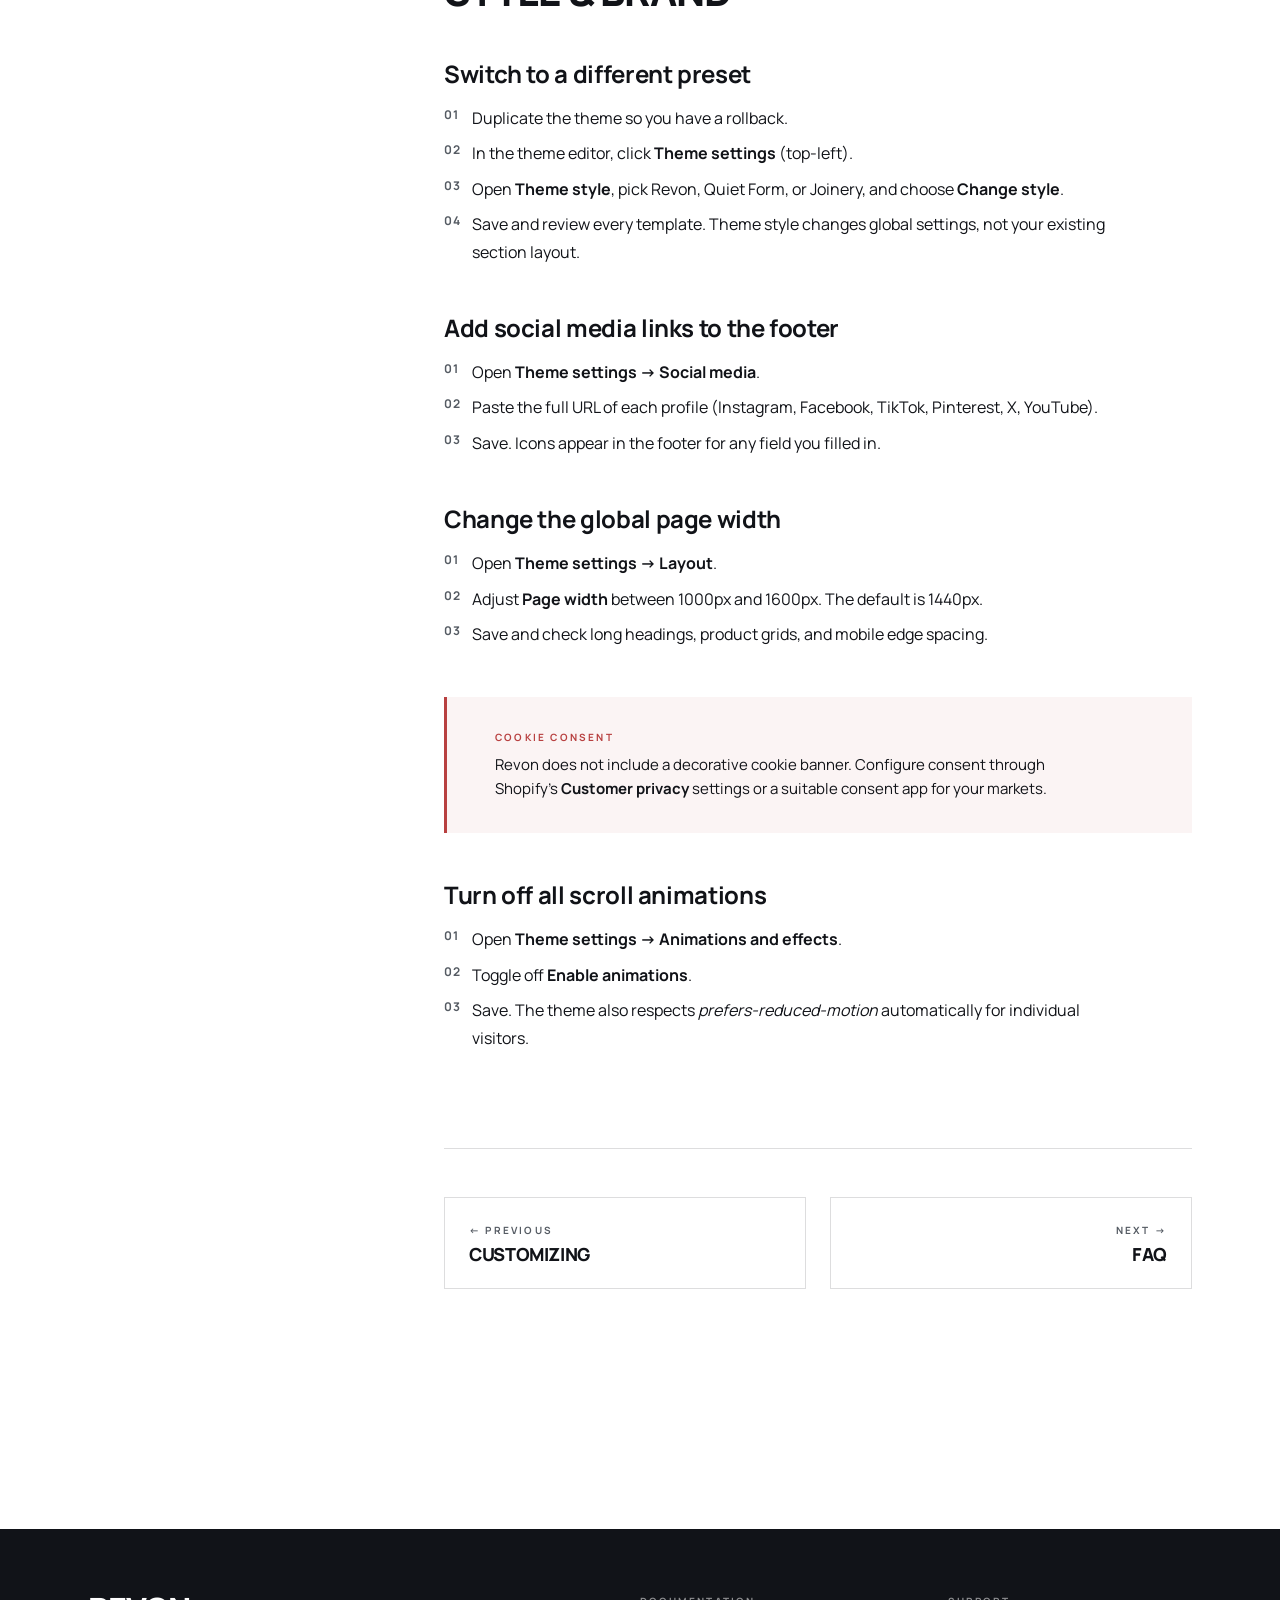
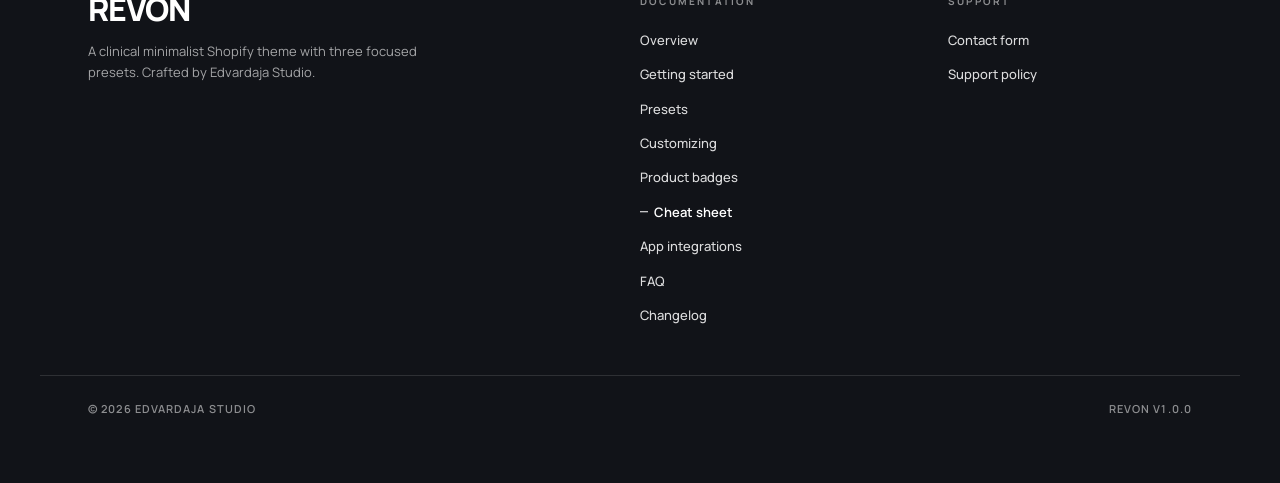
<file: cheatsheet.html>
<!DOCTYPE html>
<html lang="en">
<head>
<meta charset="UTF-8">
<meta name="viewport" content="width=device-width, initial-scale=1.0">
<title>Cheat sheet · Revon documentation</title>
<meta name="description" content="Quick recipes for the most common tasks in the Revon Shopify theme — change the logo, switch a preset, set up swatches, and more.">
<meta property="og:title" content="Revon cheat sheet">
<meta property="og:description" content="The most common Revon tasks, each as a 2- or 3-step recipe.">
<meta property="og:type" content="website">
<link rel="icon" type="image/svg+xml" href="favicon.svg">
<link rel="preconnect" href="https://fonts.googleapis.com">
<link rel="preconnect" href="https://fonts.gstatic.com" crossorigin>
<link href="https://fonts.googleapis.com/css2?family=Manrope:wght@400;500;600;700;800&display=swap" rel="stylesheet">
<link rel="stylesheet" href="styles.css">
</head>
<body>
<a href="#main" class="skip-link">Skip to content</a>

<header class="site-header">
  <div class="site-header__inner">
    <a href="index.html" class="site-header__brand">Revon</a>
    <nav class="site-nav" aria-label="Documentation">
      <a href="index.html">Overview</a>
      <a href="getting-started.html">Getting started</a>
      <a href="presets.html">Presets</a>
      <a href="customizing.html">Customizing</a>
      <a href="badges.html">Badges</a>
      <a href="faq.html">FAQ</a>
    </nav>
    <button class="site-header__search-btn" type="button" data-search-open aria-label="Search documentation" title="Search documentation">
      <svg viewBox="0 0 24 24" fill="none" stroke="currentColor" stroke-width="2" stroke-linecap="square" aria-hidden="true"><circle cx="11" cy="11" r="7"/><line x1="16" y1="16" x2="21" y2="21"/></svg>
      <span class="site-header__search-label">Search</span>
    </button>
    <a href="support.html" class="site-header__cta">Contact support</a>
    <button class="site-header__menu-btn" type="button" data-mobile-open aria-expanded="false" aria-controls="mobile-drawer" aria-label="Open menu">
      <svg viewBox="0 0 24 24" fill="none" stroke="currentColor" stroke-width="2" stroke-linecap="square"><line x1="3" y1="8" x2="21" y2="8"/><line x1="3" y1="16" x2="21" y2="16"/></svg>
    </button>
  </div>
</header>

<div class="mobile-drawer" id="mobile-drawer" aria-hidden="true" data-mobile-drawer inert>
  <div class="mobile-drawer__head">
    <button class="mobile-drawer__close" type="button" data-mobile-close aria-label="Close menu">
      <svg viewBox="0 0 24 24" fill="none" stroke="currentColor" stroke-width="2" stroke-linecap="square"><line x1="6" y1="6" x2="18" y2="18"/><line x1="18" y1="6" x2="6" y2="18"/></svg>
    </button>
  </div>
  <nav class="mobile-drawer__nav" aria-label="Mobile">
    <a href="index.html">Overview</a>
    <a href="getting-started.html">Getting started</a>
    <a href="presets.html">Presets</a>
    <a href="customizing.html">Customizing</a>
    <a href="badges.html">Product badges</a>
    <a href="cheatsheet.html">Cheat sheet</a>
    <a href="apps.html">App integrations</a>
    <a href="faq.html">FAQ</a>
    <a href="changelog.html">Changelog</a>
    <a href="support.html">Contact support</a>
  </nav>
</div>

<main id="main">
  <div class="doc-layout">

    <aside class="doc-sidebar" aria-label="On this page">
      <span class="doc-sidebar__label">Categories</span>
      <nav class="doc-sidebar__list" aria-label="Page sections">
        <a href="#basics">Basics</a>
        <a href="#homepage">Homepage</a>
        <a href="#product">Product page</a>
        <a href="#cart">Cart &amp; checkout</a>
        <a href="#navigation">Navigation</a>
        <a href="#style">Style &amp; brand</a>
      </nav>
    </aside>

    <article class="doc-content prose reveal">
      <nav class="doc-content__breadcrumb" aria-label="Breadcrumb">
        <a href="index.html">Docs</a>
        <svg viewBox="0 0 24 24" fill="none" stroke="currentColor" stroke-width="2"><path d="M9 18l6-6-6-6"/></svg>
        <span>Cheat sheet</span>
      </nav>

      <p class="eyebrow">Quick recipes</p>
      <h1 class="h1 doc-page-title">Cheat sheet</h1>
      <p class="lead">The most common tasks in Revon, each as a short recipe. Save this page or print it — most things you'll want to do are two or three clicks away.</p>

      <h2 class="h2" id="basics">Basics</h2>

      <h3 class="h3">Change your logo</h3>
      <ol>
        <li>Open <strong>Theme settings → Logo and branding</strong>.</li>
        <li>Click the <strong>Logo image</strong> picker and upload your logo. SVG works best; PNG is fine if transparent.</li>
        <li>Save, then check the header and mobile menu at both preview sizes.</li>
      </ol>

      <h3 class="h3">Change your favicon</h3>
      <ol>
        <li>Open <strong>Theme settings → Logo and branding → Favicon</strong>.</li>
        <li>Upload a square image, at least 32×32 (PNG recommended).</li>
        <li>Save. Browsers will show it in the tab.</li>
      </ol>

      <h3 class="h3">Change the colors of the whole theme</h3>
      <ol>
        <li>Open <strong>Theme settings → Colors</strong>.</li>
        <li>Edit any color in the scheme — background, text, button background, button text, border, etc. Every section that uses this scheme updates automatically.</li>
        <li>Save.</li>
      </ol>

      <h3 class="h3">Change the heading or body font</h3>
      <ol>
        <li>Open <strong>Theme settings → Typography</strong>.</li>
        <li>Click <strong>Heading font</strong> or <strong>Body font</strong> and choose from Shopify's font picker.</li>
        <li>Save. The heading choice also updates editorial and signature accents; bold and italic variants load automatically.</li>
      </ol>

      <h2 class="h2" id="homepage">Homepage</h2>

      <h3 class="h3">Add a section to the homepage</h3>
      <ol>
        <li>Open the home page in the theme editor.</li>
        <li>Click <strong>Add section</strong> wherever you want it to appear in the stack.</li>
        <li>Pick the section type, fill in its settings, and save.</li>
      </ol>

      <h3 class="h3">Hide a section temporarily</h3>
      <ol>
        <li>Click the section in the theme editor.</li>
        <li>Click the eye icon at the top-right of its settings panel to hide it.</li>
        <li>Save. The section stays in the template but won't appear on the live site until you toggle it back on.</li>
      </ol>

      <h3 class="h3">Reorder sections</h3>
      <ol>
        <li>In the theme editor, click and hold the drag handle (six dots) next to any section in the left panel.</li>
        <li>Drag it up or down to its new spot.</li>
        <li>Save.</li>
      </ol>

      <h3 class="h3">Change the announcement bar text</h3>
      <ol>
        <li>In the theme editor, scroll to the top of the section list and click the <strong>Announcement bar</strong> section.</li>
        <li>Edit the message blocks and remove any that you do not need.</li>
        <li>Save.</li>
      </ol>

      <h2 class="h2" id="product">Product page</h2>

      <h3 class="h3">Set up variant color swatches</h3>
      <ol>
        <li>Assign the product's category and connect the relevant category metafield to the variant option.</li>
        <li>Choose category entries that provide a color or image swatch for each option value.</li>
        <li>Save and preview the product page's Variant picker. Revon reads Shopify's native swatch data automatically.</li>
      </ol>

      <h3 class="h3">Create custom product-card badges</h3>
      <ol>
        <li>Add a product tag that starts with <code>badge:</code> — for example <code>badge:Top Seller</code>. The text after the prefix becomes the badge.</li>
        <li>Enter a value on each product. For a quick fallback, use a product tag such as <code>badge:Limited edition</code>.</li>
        <li>Open <strong>Theme settings &gt; Product cards &gt; Badges</strong> to enable custom badges and choose their background and text colors.</li>
        <li>Preview collection, search, recommendation, and featured-product cards on desktop and mobile.</li>
      </ol>

      <h3 class="h3">Configure automatic product-card badges</h3>
      <ol>
        <li>Open <strong>Theme settings &gt; Product cards &gt; Badges</strong>.</li>
        <li>Enable Sale for products with a real compare-at price and New for products tagged exactly <code>new</code> or <code>New</code>.</li>
        <li>Preview discounted, new, and sold-out products. Revon shows custom labels plus one automatic status, prioritized as Sold out, Sale, then New.</li>
      </ol>

      <h3 class="h3">Add a product-page image or trust badge</h3>
      <ol>
        <li>Open the product template and select <strong>Product information</strong>.</li>
        <li>Add the <strong>Trust badges</strong> block on the product template for up to three icon-and-text reassurance chips.</li>
        <li>Save and check every product assigned to that template because these badge settings are shared by the template.</li>
      </ol>
      <p>See the dedicated <a href="badges.html">Product badges guide</a> for setup, styling, stacking rules, bulk editing, and troubleshooting.</p>

      <h3 class="h3">Set the focal point on a product image</h3>
      <ol>
        <li>In Shopify admin, open any product and click an image.</li>
        <li>Click <strong>Edit</strong>, then drag the focal-point indicator to the part of the image you want kept in view when cropped.</li>
        <li>Save. Revon respects this on every responsive image.</li>
      </ol>

      <h3 class="h3">Add a 3D model or video to a product</h3>
      <ol>
        <li>Open the product in Shopify admin.</li>
        <li>Click <strong>Add media</strong> and upload a <code>.glb</code> file (3D model), a <code>.mp4</code> video, or paste a YouTube/Vimeo URL.</li>
        <li>Save. Revon shows it in the product gallery alongside images.</li>
      </ol>

      <h3 class="h3">Add a countdown to a sale</h3>
      <ol>
        <li>In the theme editor, <strong>Add section &rarr; Countdown timer</strong> (or on a product template, <strong>Add block &rarr; Countdown timer</strong>).</li>
        <li>Enter the end date and time as <code>YYYY-MM-DDTHH:MM</code>, e.g. <code>2026-12-31T23:59</code>.</li>
        <li>Choose what happens when it ends — hide, or show your message.</li>
      </ol>

      <h3 class="h3">Set up the gift card page</h3>
      <ol>
        <li>Open your gift card product and set its <strong>Theme template</strong> to <code>gift-card</code>.</li>
        <li>Add an option named <code>Amount</code> with a variant per denomination (10 / 50 / 100 / 200), priced to match.</li>
      </ol>

      <h3 class="h3">Hand-pick "Complete the look" products</h3>
      <ol>
        <li>Open a product in the theme editor and <strong>Add block &rarr; Complete the look</strong>.</li>
        <li>Pick up to three companion products. Shoppers tick the ones they want and add them all in one tap.</li>
      </ol>

      <h2 class="h2" id="cart">Cart &amp; checkout</h2>

      <h3 class="h3">Choose the cart behavior</h3>
      <ol>
        <li>Open <strong>Theme settings → Cart</strong>.</li>
        <li>Pick <strong>Drawer</strong>, <strong>Notification</strong>, or <strong>Page</strong>. The full cart remains available at <code>/cart</code>.</li>
        <li>Save.</li>
      </ol>

      <h3 class="h3">Set a free-shipping threshold</h3>
      <ol>
        <li>Open <strong>Theme settings → Cart</strong> and enable the shipping-progress bar.</li>
        <li>Enter the order total above which shipping is free (in your store currency, before tax).</li>
        <li>Save. The cart shows a progress bar towards the threshold.</li>
      </ol>

      <div class="callout">
        <span class="callout__label">Heads up</span>
        <p>The progress bar is just visual. Actual free shipping is set in <strong>Shopify Admin → Settings → Shipping and delivery</strong> as a rate.</p>
      </div>

      <h2 class="h2" id="navigation">Navigation</h2>

      <h3 class="h3">Edit the main menu and dropdowns</h3>
      <ol>
        <li>In Shopify admin, go to <strong>Content → Menus</strong>.</li>
        <li>Click <strong>Main menu</strong> and add or edit items.</li>
        <li>Drag sub-items under a parent to create dropdown navigation, then test desktop and mobile.</li>
      </ol>

      <h3 class="h3">Feature products in a mega-menu column</h3>
      <ol>
        <li>Open <strong>Online Store &rarr; Themes &rarr; Customize</strong>, then select <strong>Header</strong>.</li>
        <li>Click <strong>Add block &rarr; Menu product</strong>.</li>
        <li>For <strong>Parent menu title</strong>, enter the top-level navigation label, such as <code>Shop</code>.</li>
        <li>For <strong>Column title</strong>, enter the second-level label, such as <code>Bestsellers</code>.</li>
        <li>Select a product. Add a second <strong>Menu product</strong> block with the same titles to show two products.</li>
        <li>Save and check the desktop mega menu. Revon displays a maximum of two product cards per column.</li>
      </ol>

      <h3 class="h3">Show a language or country selector</h3>
      <ol>
        <li>Enable extra languages or currencies under <strong>Shopify Admin → Settings → Languages</strong> or <strong>Settings → Markets</strong>.</li>
        <li>Open the <strong>Footer</strong> section in the theme editor.</li>
        <li>Toggle on <strong>Show language selector</strong> or <strong>Show country selector</strong>. Save.</li>
      </ol>

      <h2 class="h2" id="style">Style &amp; brand</h2>

      <h3 class="h3">Switch to a different preset</h3>
      <ol>
        <li>Duplicate the theme so you have a rollback.</li>
        <li>In the theme editor, click <strong>Theme settings</strong> (top-left).</li>
        <li>Open <strong>Theme style</strong>, pick Revon, Quiet Form, or Joinery, and choose <strong>Change style</strong>.</li>
        <li>Save and review every template. Theme style changes global settings, not your existing section layout.</li>
      </ol>

      <h3 class="h3">Add social media links to the footer</h3>
      <ol>
        <li>Open <strong>Theme settings → Social media</strong>.</li>
        <li>Paste the full URL of each profile (Instagram, Facebook, TikTok, Pinterest, X, YouTube).</li>
        <li>Save. Icons appear in the footer for any field you filled in.</li>
      </ol>

      <h3 class="h3">Change the global page width</h3>
      <ol>
        <li>Open <strong>Theme settings → Layout</strong>.</li>
        <li>Adjust <strong>Page width</strong> between 1000px and 1600px. The default is 1440px.</li>
        <li>Save and check long headings, product grids, and mobile edge spacing.</li>
      </ol>

      <div class="callout callout--warn">
        <span class="callout__label">Cookie consent</span>
        <p>Revon does not include a decorative cookie banner. Configure consent through Shopify's <strong>Customer privacy</strong> settings or a suitable consent app for your markets.</p>
      </div>

      <h3 class="h3">Turn off all scroll animations</h3>
      <ol>
        <li>Open <strong>Theme settings → Animations and effects</strong>.</li>
        <li>Toggle off <strong>Enable animations</strong>.</li>
        <li>Save. The theme also respects <em>prefers-reduced-motion</em> automatically for individual visitors.</li>
      </ol>

      <div class="pager">
        <a href="customizing.html" class="pager--prev">
          <span class="pager__label">← Previous</span>
          <span class="pager__title">Customizing</span>
        </a>
        <a href="faq.html" class="pager--next">
          <span class="pager__label">Next →</span>
          <span class="pager__title">FAQ</span>
        </a>
      </div>
    </article>
  </div>
</main>

<footer class="site-footer">
  <div class="site-footer__inner">
    <div>
      <div class="site-footer__brand">Revon</div>
      <p class="site-footer__tagline">A clinical minimalist Shopify theme with three focused presets. Crafted by Edvardaja Studio.</p>
    </div>
    <div>
      <div class="site-footer__col-label">Documentation</div>
      <ul class="site-footer__list">
        <li><a href="index.html">Overview</a></li>
        <li><a href="getting-started.html">Getting started</a></li>
        <li><a href="presets.html">Presets</a></li>
        <li><a href="customizing.html">Customizing</a></li>
        <li><a href="badges.html">Product badges</a></li>
        <li><a href="cheatsheet.html" aria-current="page">Cheat sheet</a></li>
        <li><a href="apps.html">App integrations</a></li>
        <li><a href="faq.html">FAQ</a></li>
        <li><a href="changelog.html">Changelog</a></li>
      </ul>
    </div>
    <div>
      <div class="site-footer__col-label">Support</div>
      <ul class="site-footer__list">
        <li><a href="support.html">Contact form</a></li>
        <li><a href="support.html#support-policy">Support policy</a></li>
      </ul>
    </div>
  </div>
  <div class="site-footer__bottom">
    <span>© 2026 Edvardaja Studio</span>
    <span>Revon v1.0.0</span>
  </div>
</footer>

<script src="scripts.js" defer></script>
</body>
</html>
</file>
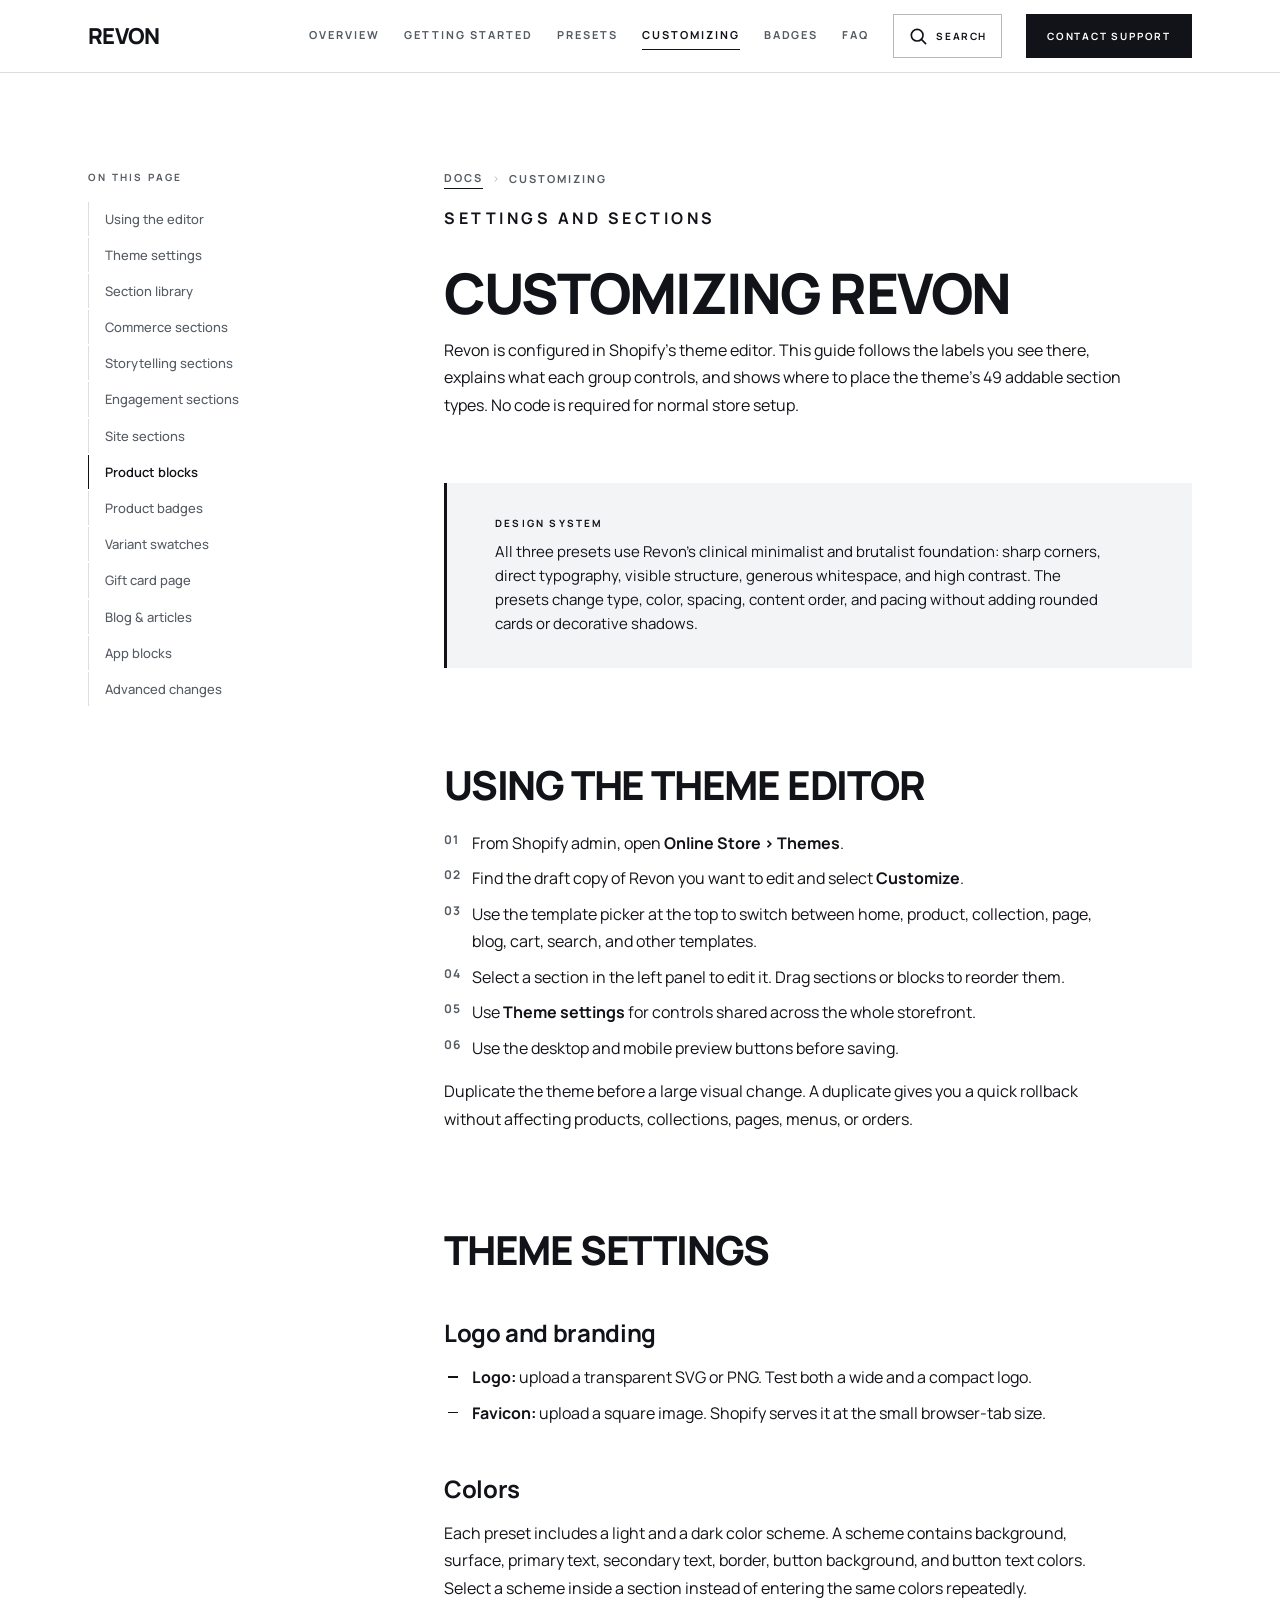
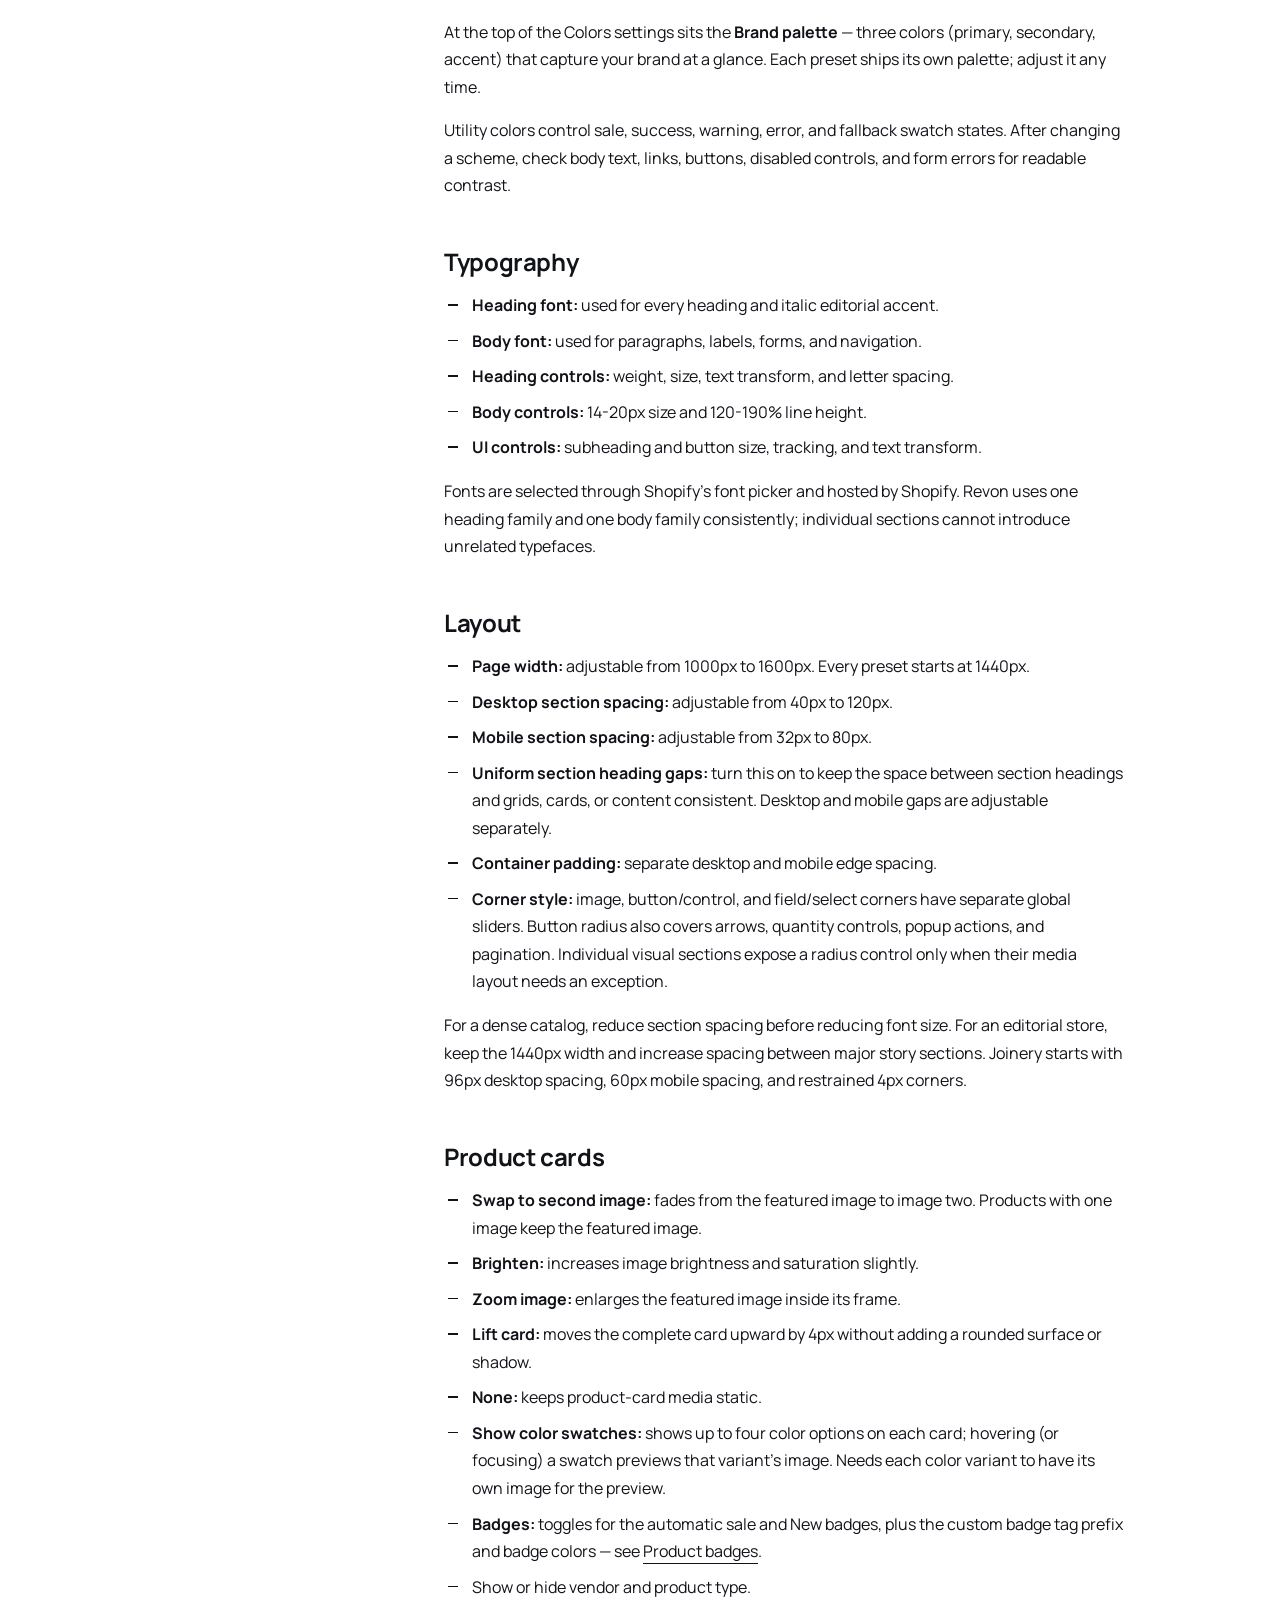
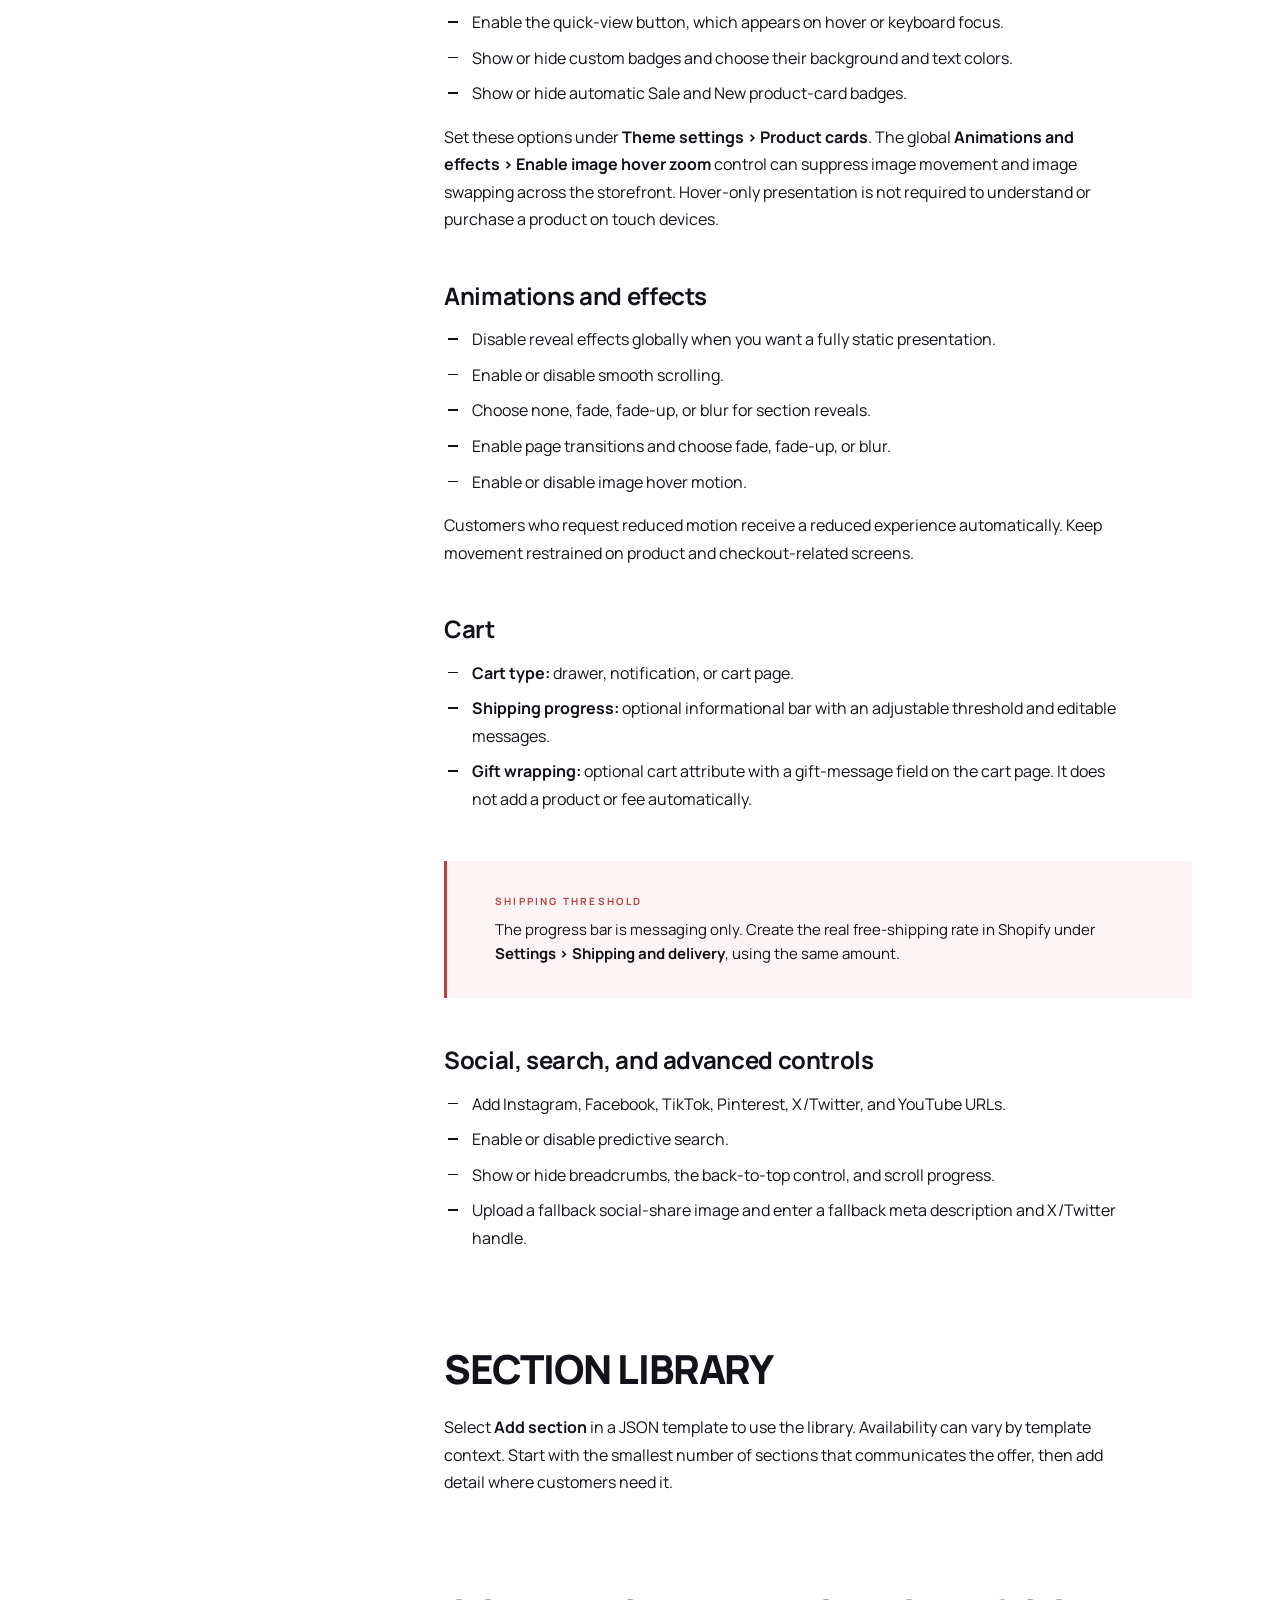
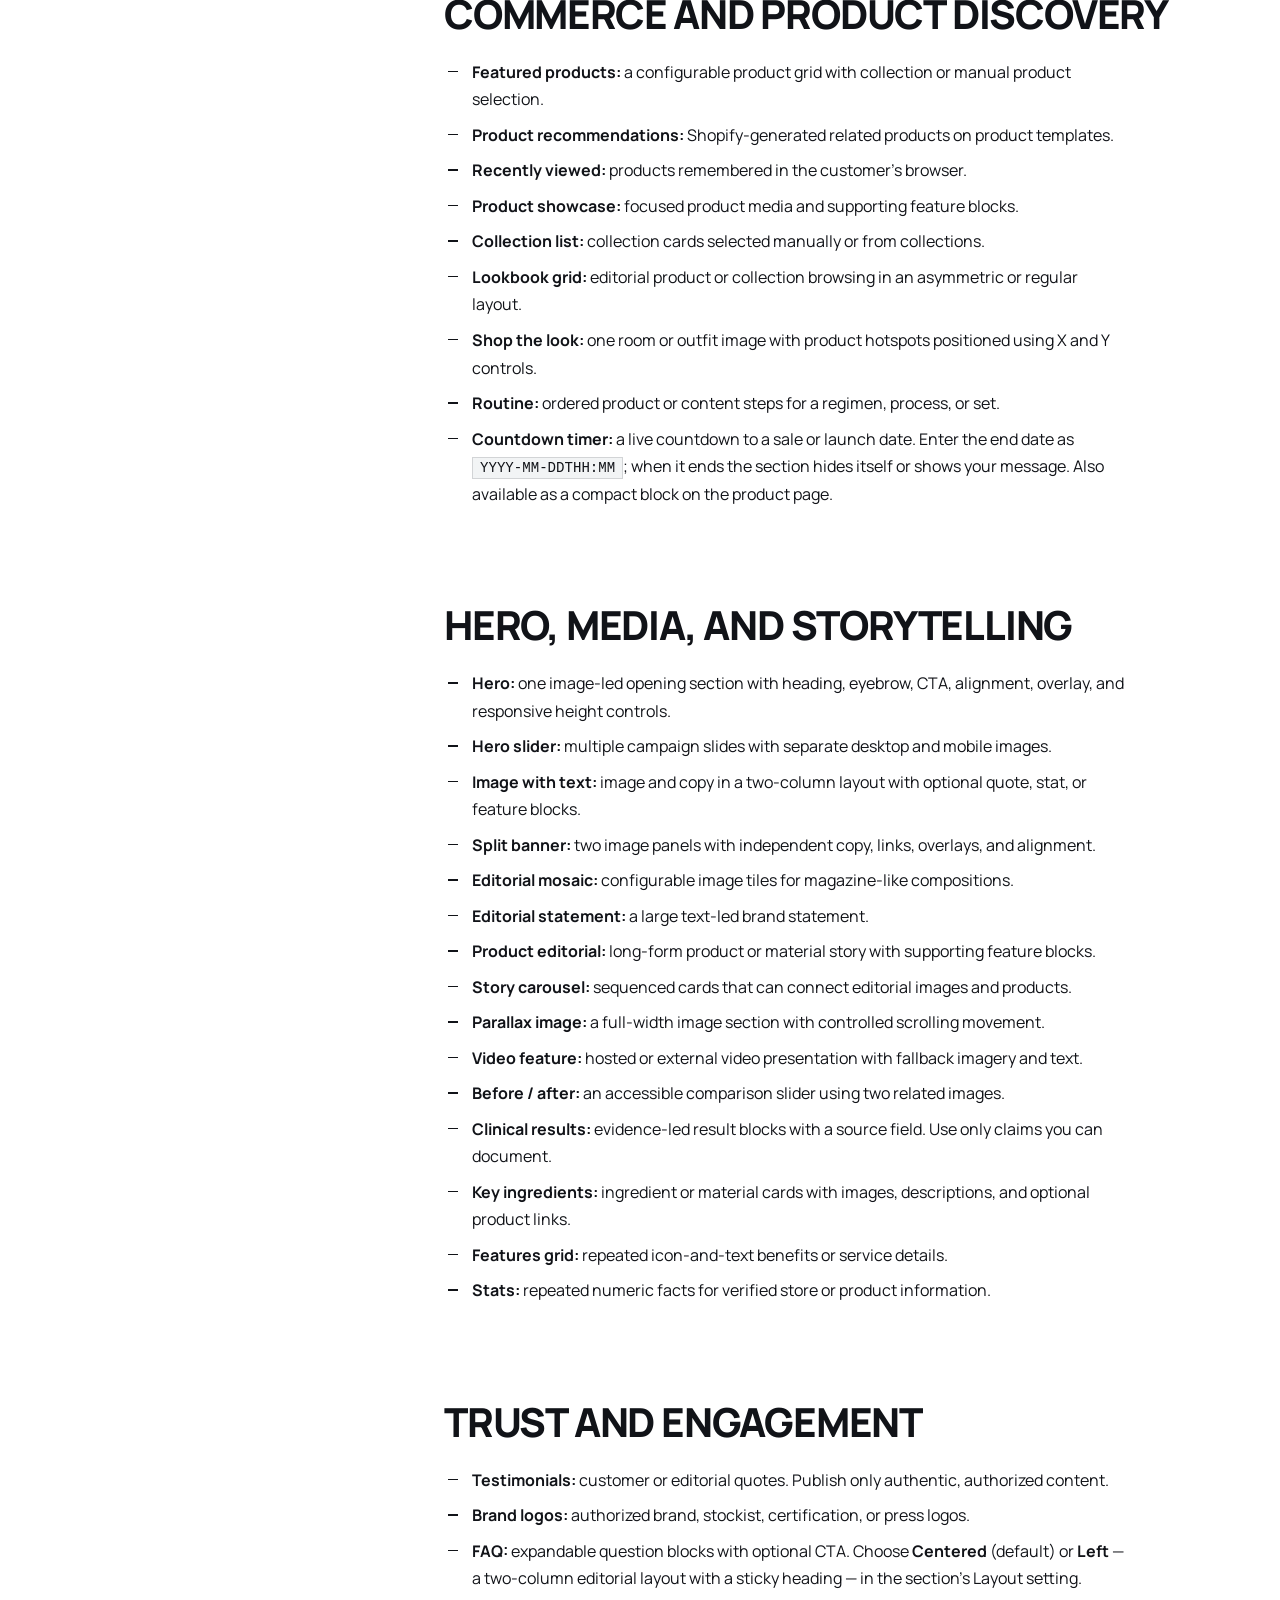
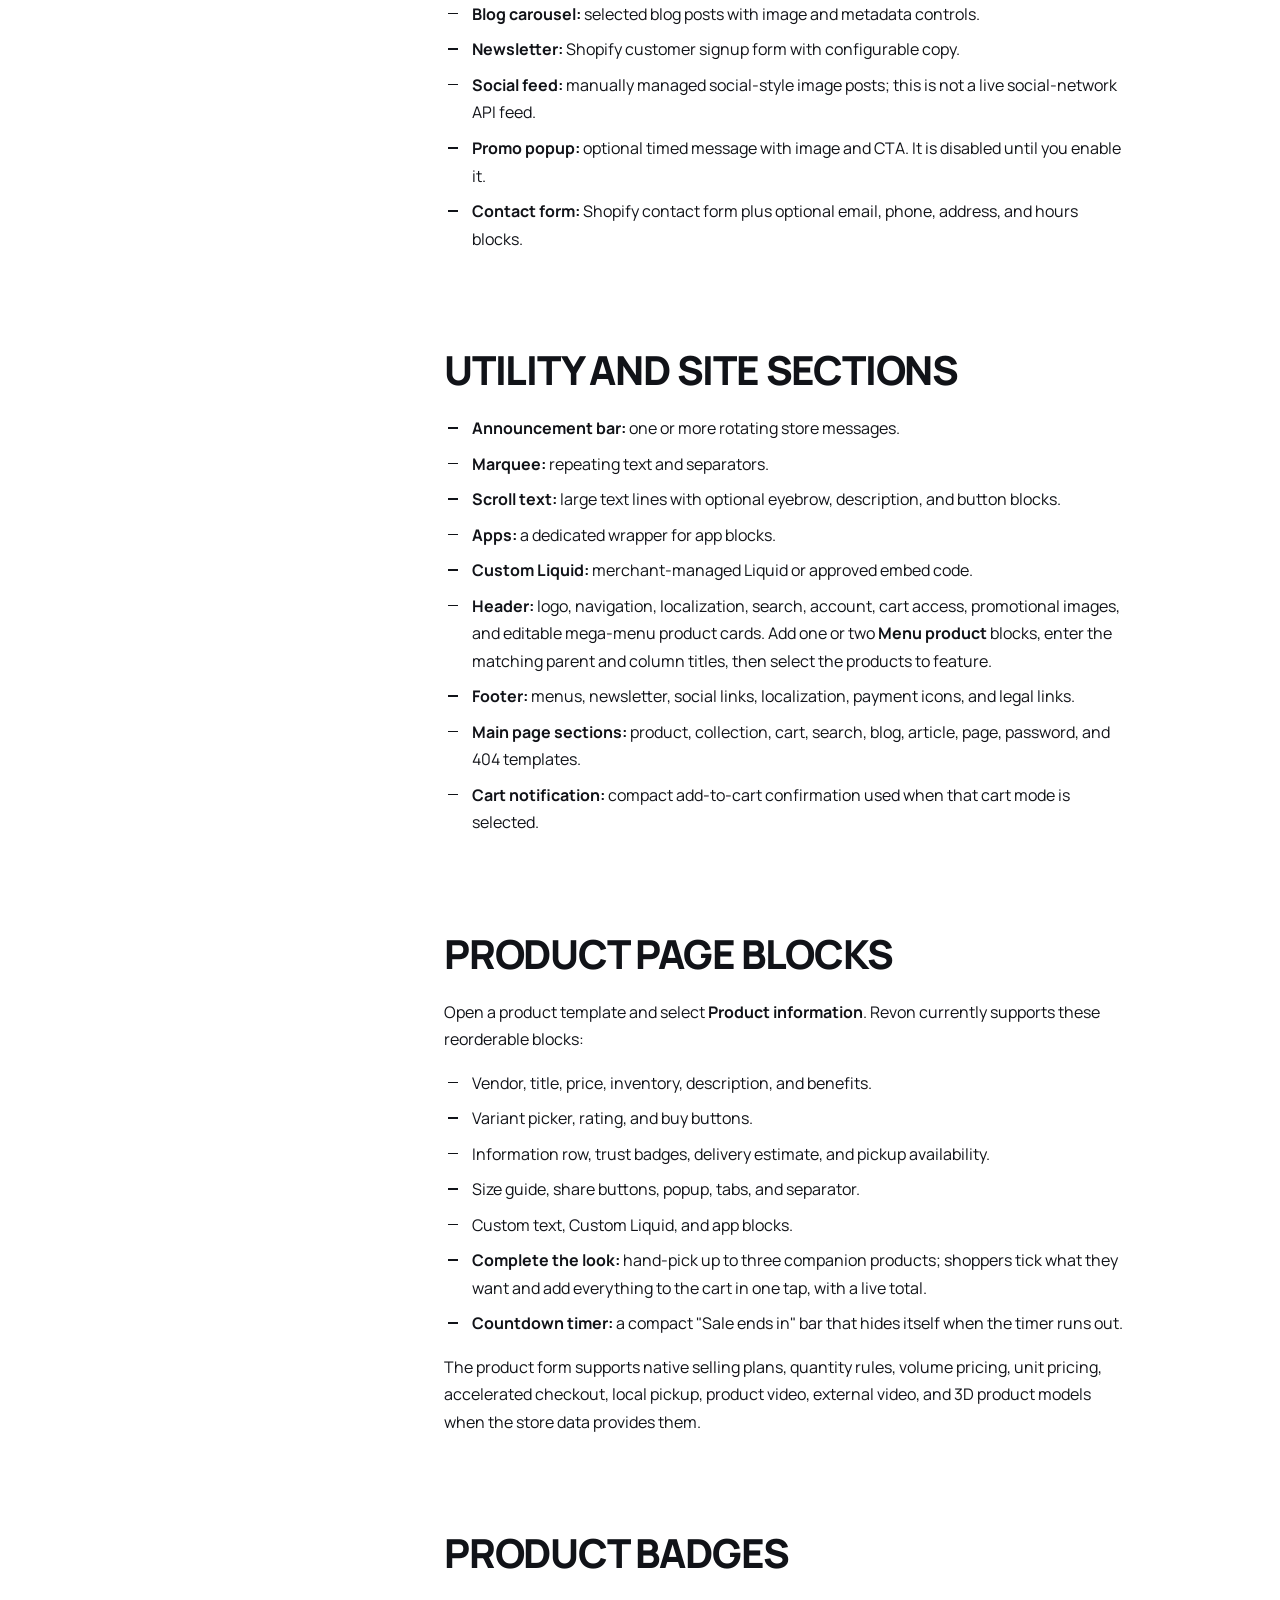
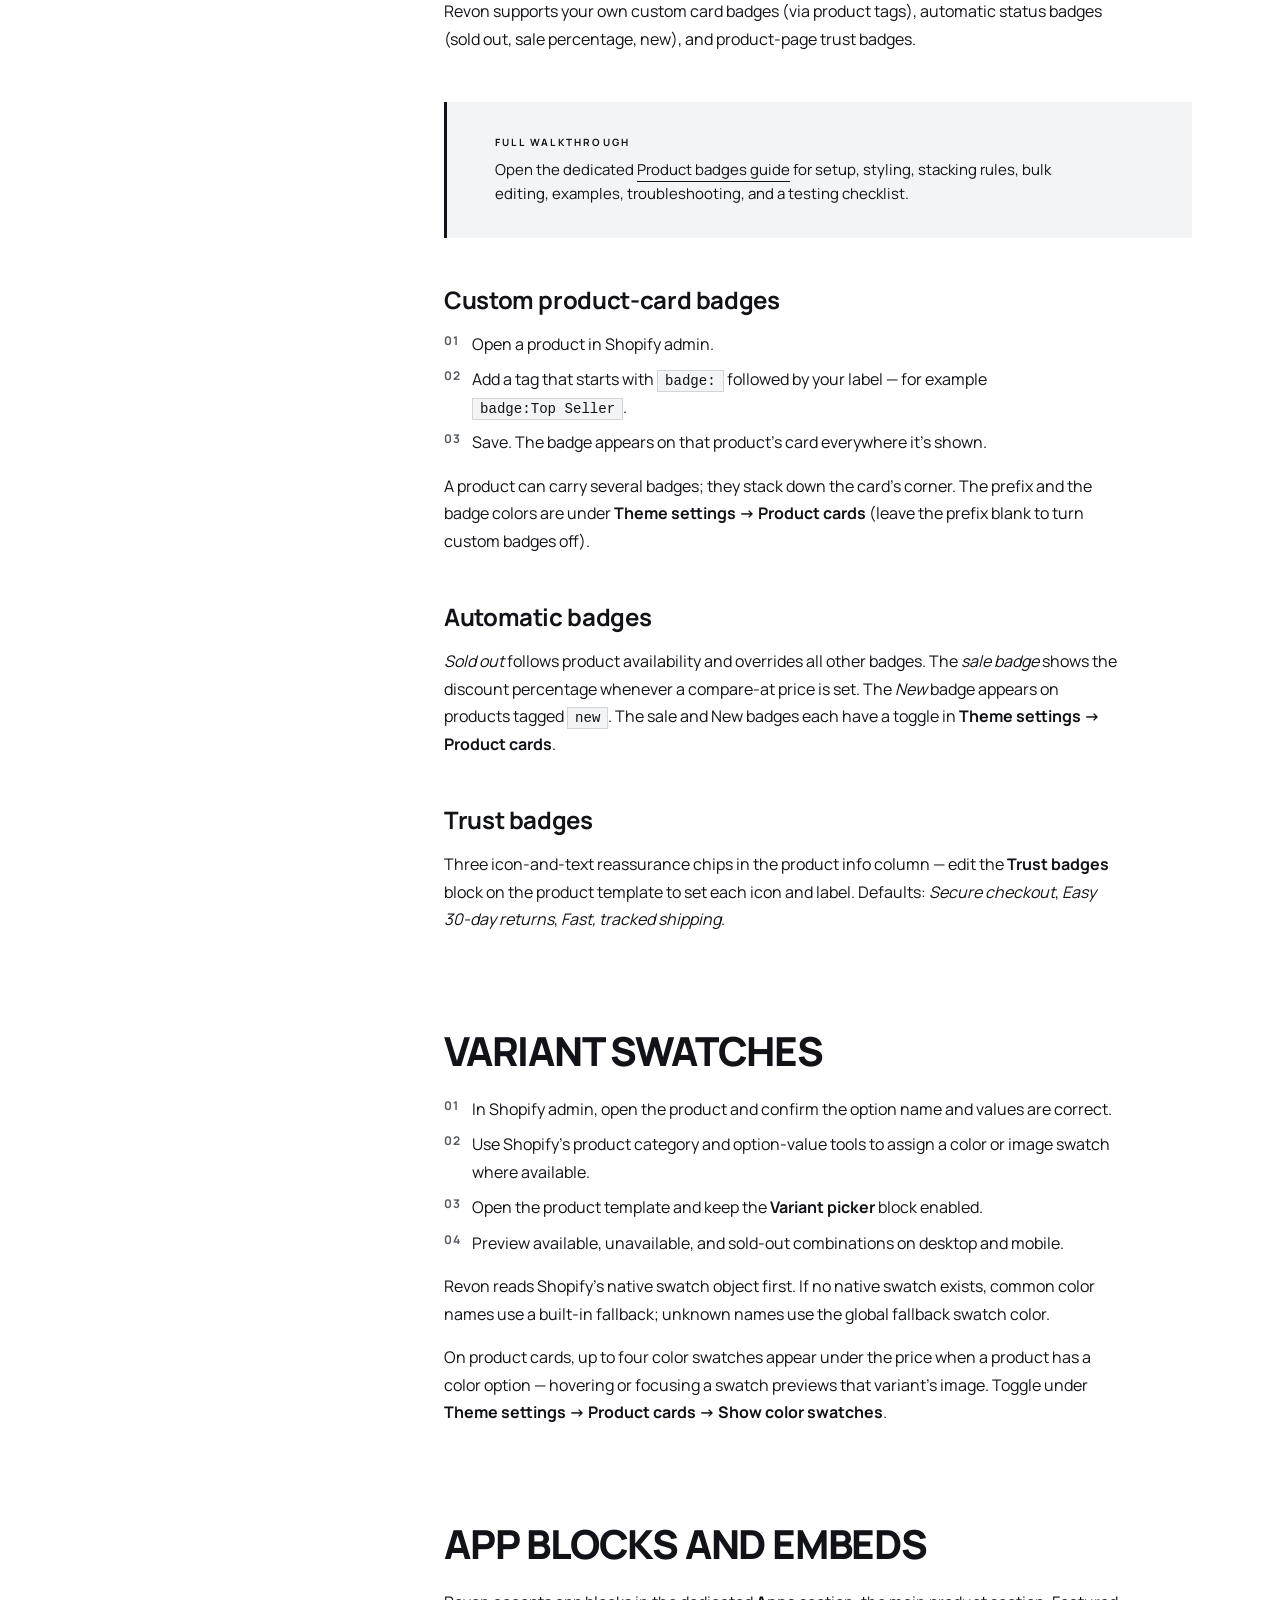
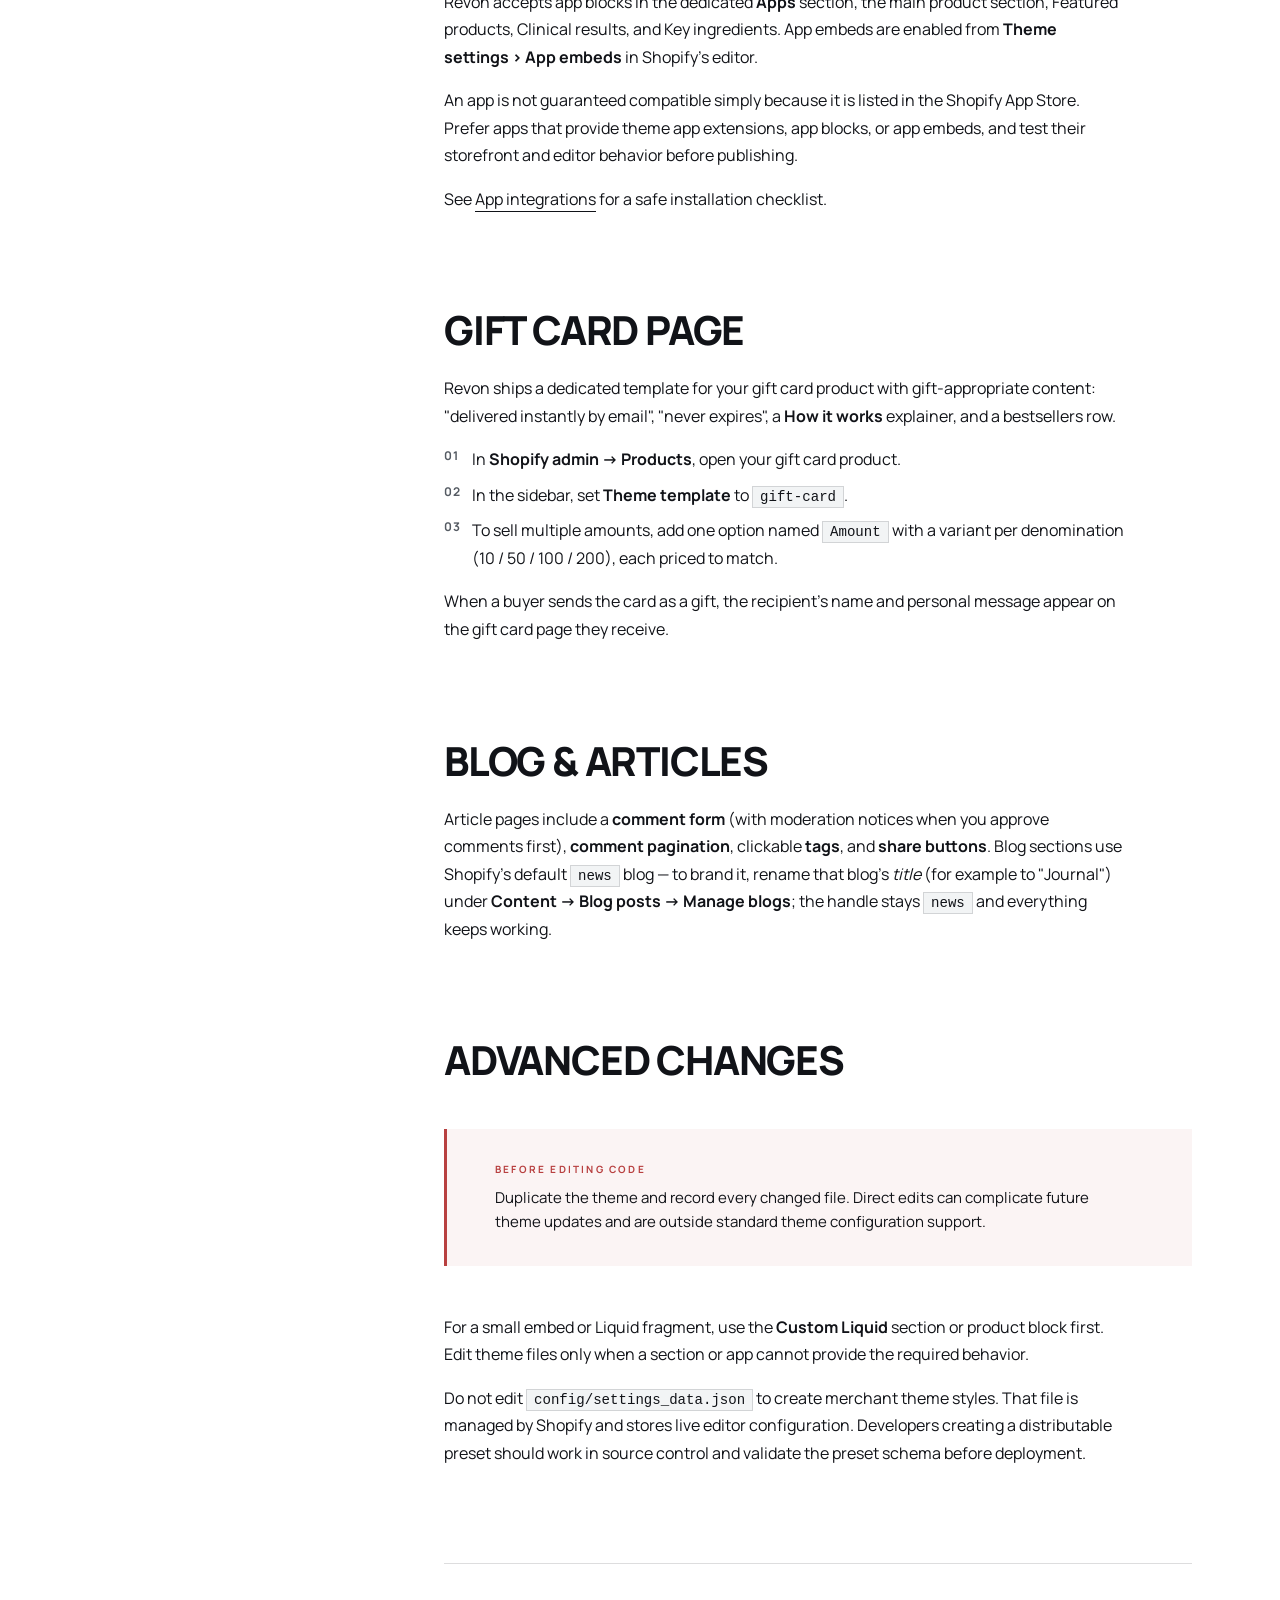
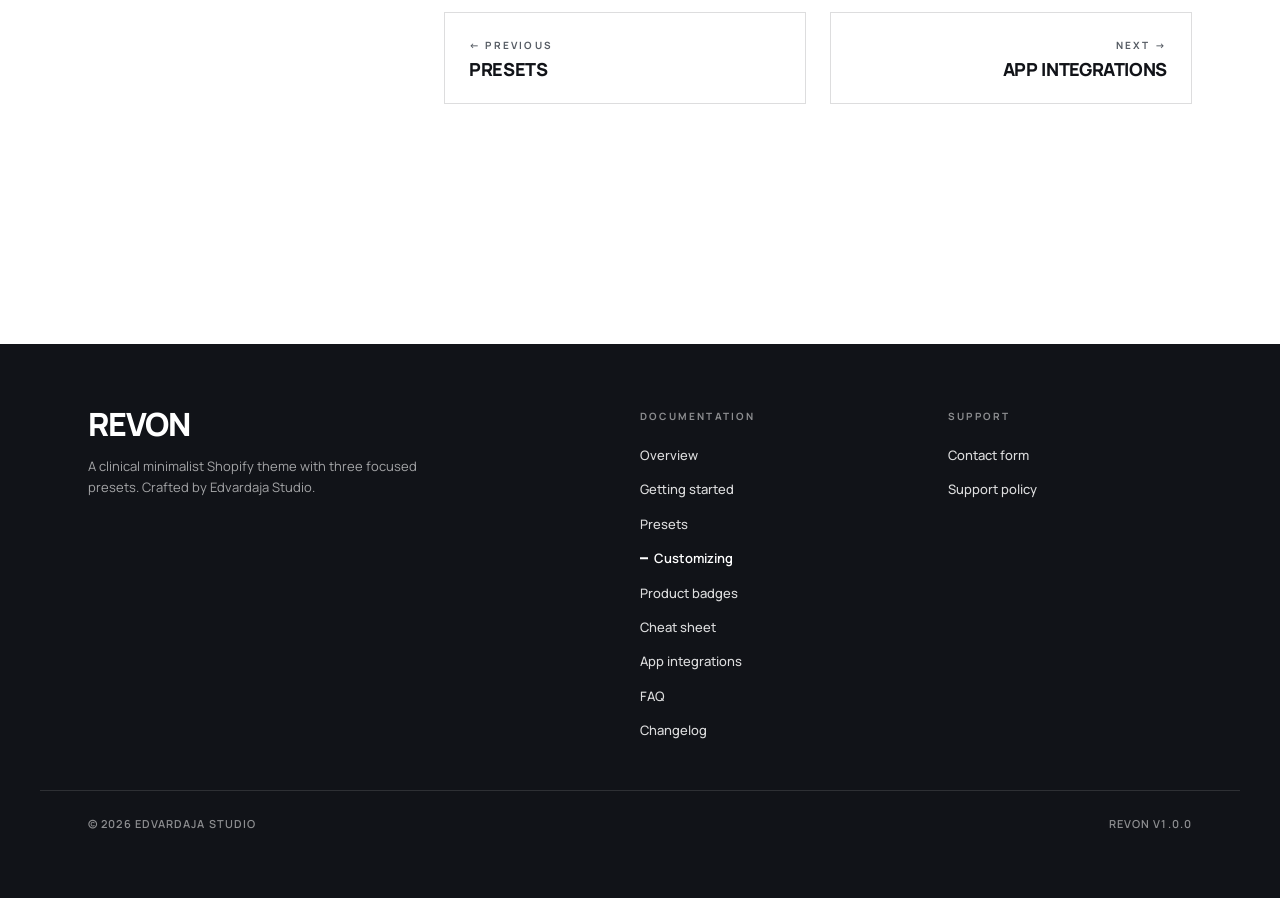
<file: customizing.html>
<!DOCTYPE html>
<html lang="en">
<head>
<meta charset="UTF-8">
<meta name="viewport" content="width=device-width, initial-scale=1.0">
<title>Customizing | Revon documentation</title>
<meta name="description" content="Complete merchant guide to Revon theme settings, sections, product blocks, swatches, apps, and advanced customization.">
<link rel="icon" type="image/svg+xml" href="favicon.svg">
<link rel="preconnect" href="https://fonts.googleapis.com">
<link rel="preconnect" href="https://fonts.gstatic.com" crossorigin>
<link href="https://fonts.googleapis.com/css2?family=Manrope:wght@400;500;600;700;800&display=swap" rel="stylesheet">
<link rel="stylesheet" href="styles.css">
</head>
<body>
<a href="#main" class="skip-link">Skip to content</a>

<header class="site-header">
  <div class="site-header__inner">
    <a href="index.html" class="site-header__brand">Revon</a>
    <nav class="site-nav" aria-label="Documentation">
      <a href="index.html">Overview</a>
      <a href="getting-started.html">Getting started</a>
      <a href="presets.html">Presets</a>
      <a href="customizing.html" aria-current="page">Customizing</a>
      <a href="badges.html">Badges</a>
      <a href="faq.html">FAQ</a>
    </nav>
    <button class="site-header__search-btn" type="button" data-search-open aria-label="Search documentation" title="Search documentation">
      <svg viewBox="0 0 24 24" fill="none" stroke="currentColor" stroke-width="2" stroke-linecap="square" aria-hidden="true"><circle cx="11" cy="11" r="7"/><line x1="16" y1="16" x2="21" y2="21"/></svg>
      <span class="site-header__search-label">Search</span>
    </button>
    <a href="support.html" class="site-header__cta">Contact support</a>
    <button class="site-header__menu-btn" type="button" data-mobile-open aria-expanded="false" aria-controls="mobile-drawer" aria-label="Open menu">
      <svg viewBox="0 0 24 24" fill="none" stroke="currentColor" stroke-width="2" stroke-linecap="square"><line x1="3" y1="8" x2="21" y2="8"/><line x1="3" y1="16" x2="21" y2="16"/></svg>
    </button>
  </div>
</header>

<div class="mobile-drawer" id="mobile-drawer" aria-hidden="true" data-mobile-drawer inert>
  <div class="mobile-drawer__head">
    <button class="mobile-drawer__close" type="button" data-mobile-close aria-label="Close menu">
      <svg viewBox="0 0 24 24" fill="none" stroke="currentColor" stroke-width="2" stroke-linecap="square"><line x1="6" y1="6" x2="18" y2="18"/><line x1="18" y1="6" x2="6" y2="18"/></svg>
    </button>
  </div>
  <nav class="mobile-drawer__nav" aria-label="Mobile">
    <a href="index.html">Overview</a>
    <a href="getting-started.html">Getting started</a>
    <a href="presets.html">Presets</a>
    <a href="customizing.html">Customizing</a>
    <a href="badges.html">Product badges</a>
    <a href="cheatsheet.html">Cheat sheet</a>
    <a href="apps.html">App integrations</a>
    <a href="faq.html">FAQ</a>
    <a href="changelog.html">Changelog</a>
    <a href="support.html">Contact support</a>
  </nav>
</div>

<main id="main">
  <div class="doc-layout">
    <aside class="doc-sidebar" aria-label="On this page">
      <span class="doc-sidebar__label">On this page</span>
      <nav class="doc-sidebar__list" aria-label="Page sections">
        <a href="#editor">Using the editor</a>
        <a href="#settings">Theme settings</a>
        <a href="#sections">Section library</a>
        <a href="#commerce">Commerce sections</a>
        <a href="#storytelling">Storytelling sections</a>
        <a href="#engagement">Engagement sections</a>
        <a href="#site-sections">Site sections</a>
        <a href="#product-blocks">Product blocks</a>
        <a href="#badges">Product badges</a>
        <a href="#swatches">Variant swatches</a>
        <a href="#gift-card">Gift card page</a>
        <a href="#blog-features">Blog &amp; articles</a>
        <a href="#apps">App blocks</a>
        <a href="#advanced">Advanced changes</a>
      </nav>
    </aside>

    <article class="doc-content prose reveal">
      <nav class="doc-content__breadcrumb" aria-label="Breadcrumb">
        <a href="index.html">Docs</a>
        <svg viewBox="0 0 24 24" fill="none" stroke="currentColor" stroke-width="2"><path d="M9 18l6-6-6-6"/></svg>
        <span>Customizing</span>
      </nav>

      <p class="eyebrow">Settings and sections</p>
      <h1 class="h1 doc-page-title">Customizing Revon</h1>
      <p class="lead">Revon is configured in Shopify's theme editor. This guide follows the labels you see there, explains what each group controls, and shows where to place the theme's 49 addable section types. No code is required for normal store setup.</p>

      <div class="callout">
        <span class="callout__label">Design system</span>
        <p>All three presets use Revon's clinical minimalist and brutalist foundation: sharp corners, direct typography, visible structure, generous whitespace, and high contrast. The presets change type, color, spacing, content order, and pacing without adding rounded cards or decorative shadows.</p>
      </div>

      <h2 class="h2" id="editor">Using the theme editor</h2>
      <ol>
        <li>From Shopify admin, open <strong>Online Store &gt; Themes</strong>.</li>
        <li>Find the draft copy of Revon you want to edit and select <strong>Customize</strong>.</li>
        <li>Use the template picker at the top to switch between home, product, collection, page, blog, cart, search, and other templates.</li>
        <li>Select a section in the left panel to edit it. Drag sections or blocks to reorder them.</li>
        <li>Use <strong>Theme settings</strong> for controls shared across the whole storefront.</li>
        <li>Use the desktop and mobile preview buttons before saving.</li>
      </ol>
      <p>Duplicate the theme before a large visual change. A duplicate gives you a quick rollback without affecting products, collections, pages, menus, or orders.</p>

      <h2 class="h2" id="settings">Theme settings</h2>

      <h3 class="h3">Logo and branding</h3>
      <ul>
        <li><strong>Logo:</strong> upload a transparent SVG or PNG. Test both a wide and a compact logo.</li>
        <li><strong>Favicon:</strong> upload a square image. Shopify serves it at the small browser-tab size.</li>
      </ul>

      <h3 class="h3">Colors</h3>
      <p>Each preset includes a light and a dark color scheme. A scheme contains background, surface, primary text, secondary text, border, button background, and button text colors. Select a scheme inside a section instead of entering the same colors repeatedly.</p>
      <p>At the top of the Colors settings sits the <strong>Brand palette</strong> — three colors (primary, secondary, accent) that capture your brand at a glance. Each preset ships its own palette; adjust it any time.</p>
      <p>Utility colors control sale, success, warning, error, and fallback swatch states. After changing a scheme, check body text, links, buttons, disabled controls, and form errors for readable contrast.</p>

      <h3 class="h3">Typography</h3>
      <ul>
        <li><strong>Heading font:</strong> used for every heading and italic editorial accent.</li>
        <li><strong>Body font:</strong> used for paragraphs, labels, forms, and navigation.</li>
        <li><strong>Heading controls:</strong> weight, size, text transform, and letter spacing.</li>
        <li><strong>Body controls:</strong> 14-20px size and 120-190% line height.</li>
        <li><strong>UI controls:</strong> subheading and button size, tracking, and text transform.</li>
      </ul>
      <p>Fonts are selected through Shopify's font picker and hosted by Shopify. Revon uses one heading family and one body family consistently; individual sections cannot introduce unrelated typefaces.</p>

      <h3 class="h3">Layout</h3>
      <ul>
        <li><strong>Page width:</strong> adjustable from 1000px to 1600px. Every preset starts at 1440px.</li>
        <li><strong>Desktop section spacing:</strong> adjustable from 40px to 120px.</li>
        <li><strong>Mobile section spacing:</strong> adjustable from 32px to 80px.</li>
        <li><strong>Uniform section heading gaps:</strong> turn this on to keep the space between section headings and grids, cards, or content consistent. Desktop and mobile gaps are adjustable separately.</li>
        <li><strong>Container padding:</strong> separate desktop and mobile edge spacing.</li>
        <li><strong>Corner style:</strong> image, button/control, and field/select corners have separate global sliders. Button radius also covers arrows, quantity controls, popup actions, and pagination. Individual visual sections expose a radius control only when their media layout needs an exception.</li>
      </ul>
      <p>For a dense catalog, reduce section spacing before reducing font size. For an editorial store, keep the 1440px width and increase spacing between major story sections. Joinery starts with 96px desktop spacing, 60px mobile spacing, and restrained 4px corners.</p>

      <h3 class="h3">Product cards</h3>
      <ul>
        <li><strong>Swap to second image:</strong> fades from the featured image to image two. Products with one image keep the featured image.</li>
        <li><strong>Brighten:</strong> increases image brightness and saturation slightly.</li>
        <li><strong>Zoom image:</strong> enlarges the featured image inside its frame.</li>
        <li><strong>Lift card:</strong> moves the complete card upward by 4px without adding a rounded surface or shadow.</li>
        <li><strong>None:</strong> keeps product-card media static.</li>
        <li><strong>Show color swatches:</strong> shows up to four color options on each card; hovering (or focusing) a swatch previews that variant's image. Needs each color variant to have its own image for the preview.</li>
        <li><strong>Badges:</strong> toggles for the automatic sale and New badges, plus the custom badge tag prefix and badge colors — see <a href="badges.html">Product badges</a>.</li>
        <li>Show or hide vendor and product type.</li>
        <li>Enable the quick-view button, which appears on hover or keyboard focus.</li>
        <li>Show or hide custom badges and choose their background and text colors.</li>
        <li>Show or hide automatic Sale and New product-card badges.</li>
      </ul>
      <p>Set these options under <strong>Theme settings &gt; Product cards</strong>. The global <strong>Animations and effects &gt; Enable image hover zoom</strong> control can suppress image movement and image swapping across the storefront. Hover-only presentation is not required to understand or purchase a product on touch devices.</p>

      <h3 class="h3">Animations and effects</h3>
      <ul>
        <li>Disable reveal effects globally when you want a fully static presentation.</li>
        <li>Enable or disable smooth scrolling.</li>
        <li>Choose none, fade, fade-up, or blur for section reveals.</li>
        <li>Enable page transitions and choose fade, fade-up, or blur.</li>
        <li>Enable or disable image hover motion.</li>
      </ul>
      <p>Customers who request reduced motion receive a reduced experience automatically. Keep movement restrained on product and checkout-related screens.</p>

      <h3 class="h3">Cart</h3>
      <ul>
        <li><strong>Cart type:</strong> drawer, notification, or cart page.</li>
        <li><strong>Shipping progress:</strong> optional informational bar with an adjustable threshold and editable messages.</li>
        <li><strong>Gift wrapping:</strong> optional cart attribute with a gift-message field on the cart page. It does not add a product or fee automatically.</li>
      </ul>
      <div class="callout callout--warn">
        <span class="callout__label">Shipping threshold</span>
        <p>The progress bar is messaging only. Create the real free-shipping rate in Shopify under <strong>Settings &gt; Shipping and delivery</strong>, using the same amount.</p>
      </div>

      <h3 class="h3">Social, search, and advanced controls</h3>
      <ul>
        <li>Add Instagram, Facebook, TikTok, Pinterest, X/Twitter, and YouTube URLs.</li>
        <li>Enable or disable predictive search.</li>
        <li>Show or hide breadcrumbs, the back-to-top control, and scroll progress.</li>
        <li>Upload a fallback social-share image and enter a fallback meta description and X/Twitter handle.</li>
      </ul>

      <h2 class="h2" id="sections">Section library</h2>
      <p>Select <strong>Add section</strong> in a JSON template to use the library. Availability can vary by template context. Start with the smallest number of sections that communicates the offer, then add detail where customers need it.</p>

      <h2 class="h2" id="commerce">Commerce and product discovery</h2>
      <ul>
        <li><strong>Featured products:</strong> a configurable product grid with collection or manual product selection.</li>
        <li><strong>Product recommendations:</strong> Shopify-generated related products on product templates.</li>
        <li><strong>Recently viewed:</strong> products remembered in the customer's browser.</li>
        <li><strong>Product showcase:</strong> focused product media and supporting feature blocks.</li>
        <li><strong>Collection list:</strong> collection cards selected manually or from collections.</li>
        <li><strong>Lookbook grid:</strong> editorial product or collection browsing in an asymmetric or regular layout.</li>
        <li><strong>Shop the look:</strong> one room or outfit image with product hotspots positioned using X and Y controls.</li>
        <li><strong>Routine:</strong> ordered product or content steps for a regimen, process, or set.</li>
        <li><strong>Countdown timer:</strong> a live countdown to a sale or launch date. Enter the end date as <code>YYYY-MM-DDTHH:MM</code>; when it ends the section hides itself or shows your message. Also available as a compact block on the product page.</li>
      </ul>

      <h2 class="h2" id="storytelling">Hero, media, and storytelling</h2>
      <ul>
        <li><strong>Hero:</strong> one image-led opening section with heading, eyebrow, CTA, alignment, overlay, and responsive height controls.</li>
        <li><strong>Hero slider:</strong> multiple campaign slides with separate desktop and mobile images.</li>
        <li><strong>Image with text:</strong> image and copy in a two-column layout with optional quote, stat, or feature blocks.</li>
        <li><strong>Split banner:</strong> two image panels with independent copy, links, overlays, and alignment.</li>
        <li><strong>Editorial mosaic:</strong> configurable image tiles for magazine-like compositions.</li>
        <li><strong>Editorial statement:</strong> a large text-led brand statement.</li>
        <li><strong>Product editorial:</strong> long-form product or material story with supporting feature blocks.</li>
        <li><strong>Story carousel:</strong> sequenced cards that can connect editorial images and products.</li>
        <li><strong>Parallax image:</strong> a full-width image section with controlled scrolling movement.</li>
        <li><strong>Video feature:</strong> hosted or external video presentation with fallback imagery and text.</li>
        <li><strong>Before / after:</strong> an accessible comparison slider using two related images.</li>
        <li><strong>Clinical results:</strong> evidence-led result blocks with a source field. Use only claims you can document.</li>
        <li><strong>Key ingredients:</strong> ingredient or material cards with images, descriptions, and optional product links.</li>
        <li><strong>Features grid:</strong> repeated icon-and-text benefits or service details.</li>
        <li><strong>Stats:</strong> repeated numeric facts for verified store or product information.</li>
      </ul>

      <h2 class="h2" id="engagement">Trust and engagement</h2>
      <ul>
        <li><strong>Testimonials:</strong> customer or editorial quotes. Publish only authentic, authorized content.</li>
        <li><strong>Brand logos:</strong> authorized brand, stockist, certification, or press logos.</li>
        <li><strong>FAQ:</strong> expandable question blocks with optional CTA. Choose <strong>Centered</strong> (default) or <strong>Left</strong> — a two-column editorial layout with a sticky heading — in the section's Layout setting.</li>
        <li><strong>Blog carousel:</strong> selected blog posts with image and metadata controls.</li>
        <li><strong>Newsletter:</strong> Shopify customer signup form with configurable copy.</li>
        <li><strong>Social feed:</strong> manually managed social-style image posts; this is not a live social-network API feed.</li>
        <li><strong>Promo popup:</strong> optional timed message with image and CTA. It is disabled until you enable it.</li>
        <li><strong>Contact form:</strong> Shopify contact form plus optional email, phone, address, and hours blocks.</li>
      </ul>

      <h2 class="h2" id="site-sections">Utility and site sections</h2>
      <ul>
        <li><strong>Announcement bar:</strong> one or more rotating store messages.</li>
        <li><strong>Marquee:</strong> repeating text and separators.</li>
        <li><strong>Scroll text:</strong> large text lines with optional eyebrow, description, and button blocks.</li>
        <li><strong>Apps:</strong> a dedicated wrapper for app blocks.</li>
        <li><strong>Custom Liquid:</strong> merchant-managed Liquid or approved embed code.</li>
        <li><strong>Header:</strong> logo, navigation, localization, search, account, cart access, promotional images, and editable mega-menu product cards. Add one or two <strong>Menu product</strong> blocks, enter the matching parent and column titles, then select the products to feature.</li>
        <li><strong>Footer:</strong> menus, newsletter, social links, localization, payment icons, and legal links.</li>
        <li><strong>Main page sections:</strong> product, collection, cart, search, blog, article, page, password, and 404 templates.</li>
        <li><strong>Cart notification:</strong> compact add-to-cart confirmation used when that cart mode is selected.</li>
      </ul>

      <h2 class="h2" id="product-blocks">Product page blocks</h2>
      <p>Open a product template and select <strong>Product information</strong>. Revon currently supports these reorderable blocks:</p>
      <ul>
        <li>Vendor, title, price, inventory, description, and benefits.</li>
        <li>Variant picker, rating, and buy buttons.</li>
        <li>Information row, trust badges, delivery estimate, and pickup availability.</li>
        <li>Size guide, share buttons, popup, tabs, and separator.</li>
        <li>Custom text, Custom Liquid, and app blocks.</li>
        <li><strong>Complete the look:</strong> hand-pick up to three companion products; shoppers tick what they want and add everything to the cart in one tap, with a live total.</li>
        <li><strong>Countdown timer:</strong> a compact "Sale ends in" bar that hides itself when the timer runs out.</li>
      </ul>
      <p>The product form supports native selling plans, quantity rules, volume pricing, unit pricing, accelerated checkout, local pickup, product video, external video, and 3D product models when the store data provides them.</p>

      <h2 class="h2" id="badges">Product badges</h2>
      <p>Revon supports your own custom card badges (via product tags), automatic status badges (sold out, sale percentage, new), and product-page trust badges.</p>

      <div class="callout">
        <span class="callout__label">Full walkthrough</span>
        <p>Open the dedicated <a href="badges.html">Product badges guide</a> for setup, styling, stacking rules, bulk editing, examples, troubleshooting, and a testing checklist.</p>
      </div>

      <h3 class="h3">Custom product-card badges</h3>
      <ol>
        <li>Open a product in Shopify admin.</li>
        <li>Add a tag that starts with <code>badge:</code> followed by your label — for example <code>badge:Top Seller</code>.</li>
        <li>Save. The badge appears on that product's card everywhere it's shown.</li>
      </ol>
      <p>A product can carry several badges; they stack down the card's corner. The prefix and the badge colors are under <strong>Theme settings &rarr; Product cards</strong> (leave the prefix blank to turn custom badges off).</p>

      <h3 class="h3">Automatic badges</h3>
      <p><em>Sold out</em> follows product availability and overrides all other badges. The <em>sale badge</em> shows the discount percentage whenever a compare-at price is set. The <em>New</em> badge appears on products tagged <code>new</code>. The sale and New badges each have a toggle in <strong>Theme settings &rarr; Product cards</strong>.</p>

      <h3 class="h3">Trust badges</h3>
      <p>Three icon-and-text reassurance chips in the product info column — edit the <strong>Trust badges</strong> block on the product template to set each icon and label. Defaults: <em>Secure checkout</em>, <em>Easy 30-day returns</em>, <em>Fast, tracked shipping</em>.</p>

      <h2 class="h2" id="swatches">Variant swatches</h2>
      <ol>
        <li>In Shopify admin, open the product and confirm the option name and values are correct.</li>
        <li>Use Shopify's product category and option-value tools to assign a color or image swatch where available.</li>
        <li>Open the product template and keep the <strong>Variant picker</strong> block enabled.</li>
        <li>Preview available, unavailable, and sold-out combinations on desktop and mobile.</li>
      </ol>
      <p>Revon reads Shopify's native swatch object first. If no native swatch exists, common color names use a built-in fallback; unknown names use the global fallback swatch color.</p>
      <p>On product cards, up to four color swatches appear under the price when a product has a color option — hovering or focusing a swatch previews that variant's image. Toggle under <strong>Theme settings &rarr; Product cards &rarr; Show color swatches</strong>.</p>

      <h2 class="h2" id="apps">App blocks and embeds</h2>
      <p>Revon accepts app blocks in the dedicated <strong>Apps</strong> section, the main product section, Featured products, Clinical results, and Key ingredients. App embeds are enabled from <strong>Theme settings &gt; App embeds</strong> in Shopify's editor.</p>
      <p>An app is not guaranteed compatible simply because it is listed in the Shopify App Store. Prefer apps that provide theme app extensions, app blocks, or app embeds, and test their storefront and editor behavior before publishing.</p>
      <p>See <a href="apps.html">App integrations</a> for a safe installation checklist.</p>

      <h2 class="h2" id="gift-card">Gift card page</h2>
      <p>Revon ships a dedicated template for your gift card product with gift-appropriate content: "delivered instantly by email", "never expires", a <strong>How it works</strong> explainer, and a bestsellers row.</p>
      <ol>
        <li>In <strong>Shopify admin &rarr; Products</strong>, open your gift card product.</li>
        <li>In the sidebar, set <strong>Theme template</strong> to <code>gift-card</code>.</li>
        <li>To sell multiple amounts, add one option named <code>Amount</code> with a variant per denomination (10 / 50 / 100 / 200), each priced to match.</li>
      </ol>
      <p>When a buyer sends the card as a gift, the recipient's name and personal message appear on the gift card page they receive.</p>

      <h2 class="h2" id="blog-features">Blog &amp; articles</h2>
      <p>Article pages include a <strong>comment form</strong> (with moderation notices when you approve comments first), <strong>comment pagination</strong>, clickable <strong>tags</strong>, and <strong>share buttons</strong>. Blog sections use Shopify's default <code>news</code> blog — to brand it, rename that blog's <em>title</em> (for example to "Journal") under <strong>Content &rarr; Blog posts &rarr; Manage blogs</strong>; the handle stays <code>news</code> and everything keeps working.</p>

      <h2 class="h2" id="advanced">Advanced changes</h2>
      <div class="callout callout--warn">
        <span class="callout__label">Before editing code</span>
        <p>Duplicate the theme and record every changed file. Direct edits can complicate future theme updates and are outside standard theme configuration support.</p>
      </div>
      <p>For a small embed or Liquid fragment, use the <strong>Custom Liquid</strong> section or product block first. Edit theme files only when a section or app cannot provide the required behavior.</p>
      <p>Do not edit <code>config/settings_data.json</code> to create merchant theme styles. That file is managed by Shopify and stores live editor configuration. Developers creating a distributable preset should work in source control and validate the preset schema before deployment.</p>

      <div class="pager">
        <a href="presets.html" class="pager--prev">
          <span class="pager__label">&larr; Previous</span>
          <span class="pager__title">Presets</span>
        </a>
        <a href="apps.html" class="pager--next">
          <span class="pager__label">Next &rarr;</span>
          <span class="pager__title">App integrations</span>
        </a>
      </div>
    </article>
  </div>
</main>

<footer class="site-footer">
  <div class="site-footer__inner">
    <div>
      <div class="site-footer__brand">Revon</div>
      <p class="site-footer__tagline">A clinical minimalist Shopify theme with three focused presets. Crafted by Edvardaja Studio.</p>
    </div>
    <div>
      <div class="site-footer__col-label">Documentation</div>
      <ul class="site-footer__list">
        <li><a href="index.html">Overview</a></li>
        <li><a href="getting-started.html">Getting started</a></li>
        <li><a href="presets.html">Presets</a></li>
        <li><a href="customizing.html" aria-current="page">Customizing</a></li>
        <li><a href="badges.html">Product badges</a></li>
        <li><a href="cheatsheet.html">Cheat sheet</a></li>
        <li><a href="apps.html">App integrations</a></li>
        <li><a href="faq.html">FAQ</a></li>
        <li><a href="changelog.html">Changelog</a></li>
      </ul>
    </div>
    <div>
      <div class="site-footer__col-label">Support</div>
      <ul class="site-footer__list">
        <li><a href="support.html">Contact form</a></li>
        <li><a href="support.html#support-policy">Support policy</a></li>
      </ul>
    </div>
  </div>
  <div class="site-footer__bottom">
    <span>&copy; 2026 Edvardaja Studio</span>
    <span>Revon v1.0.0</span>
  </div>
</footer>

<script src="scripts.js" defer></script>
</body>
</html>
</file>
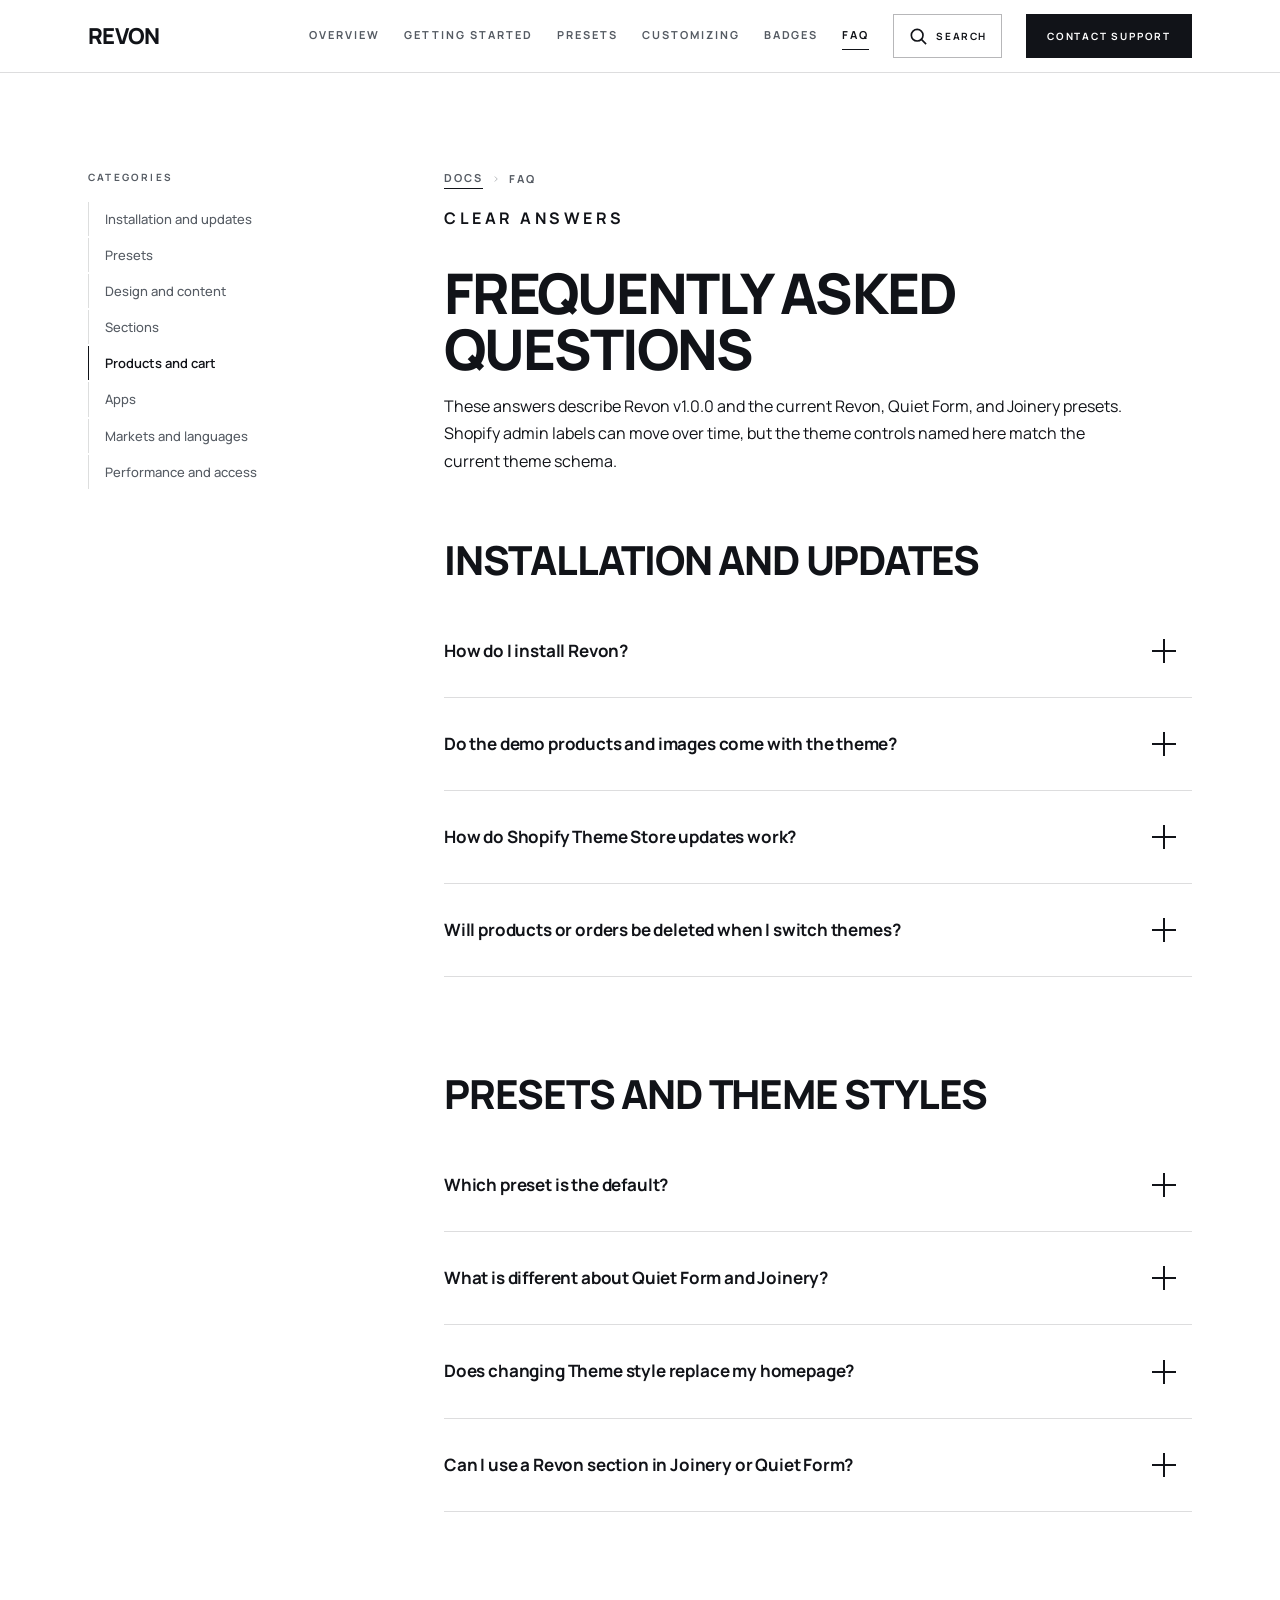
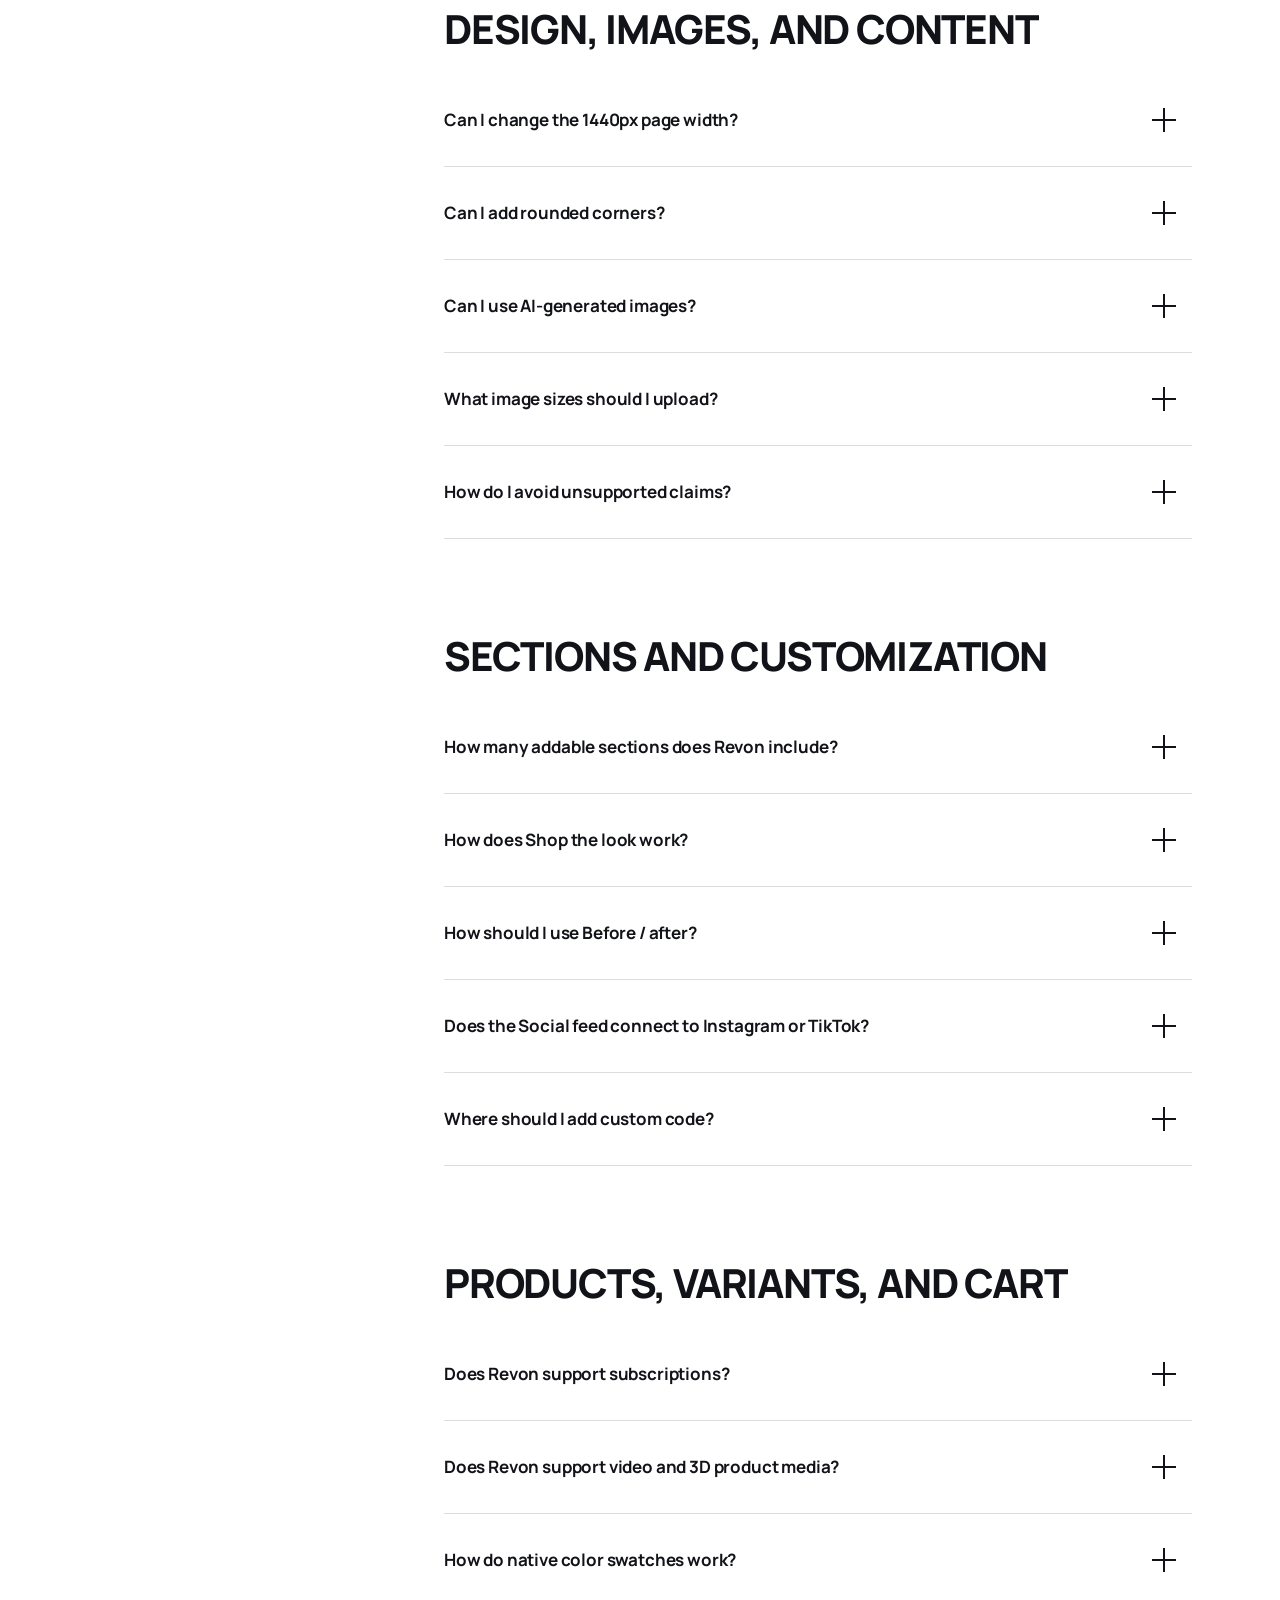
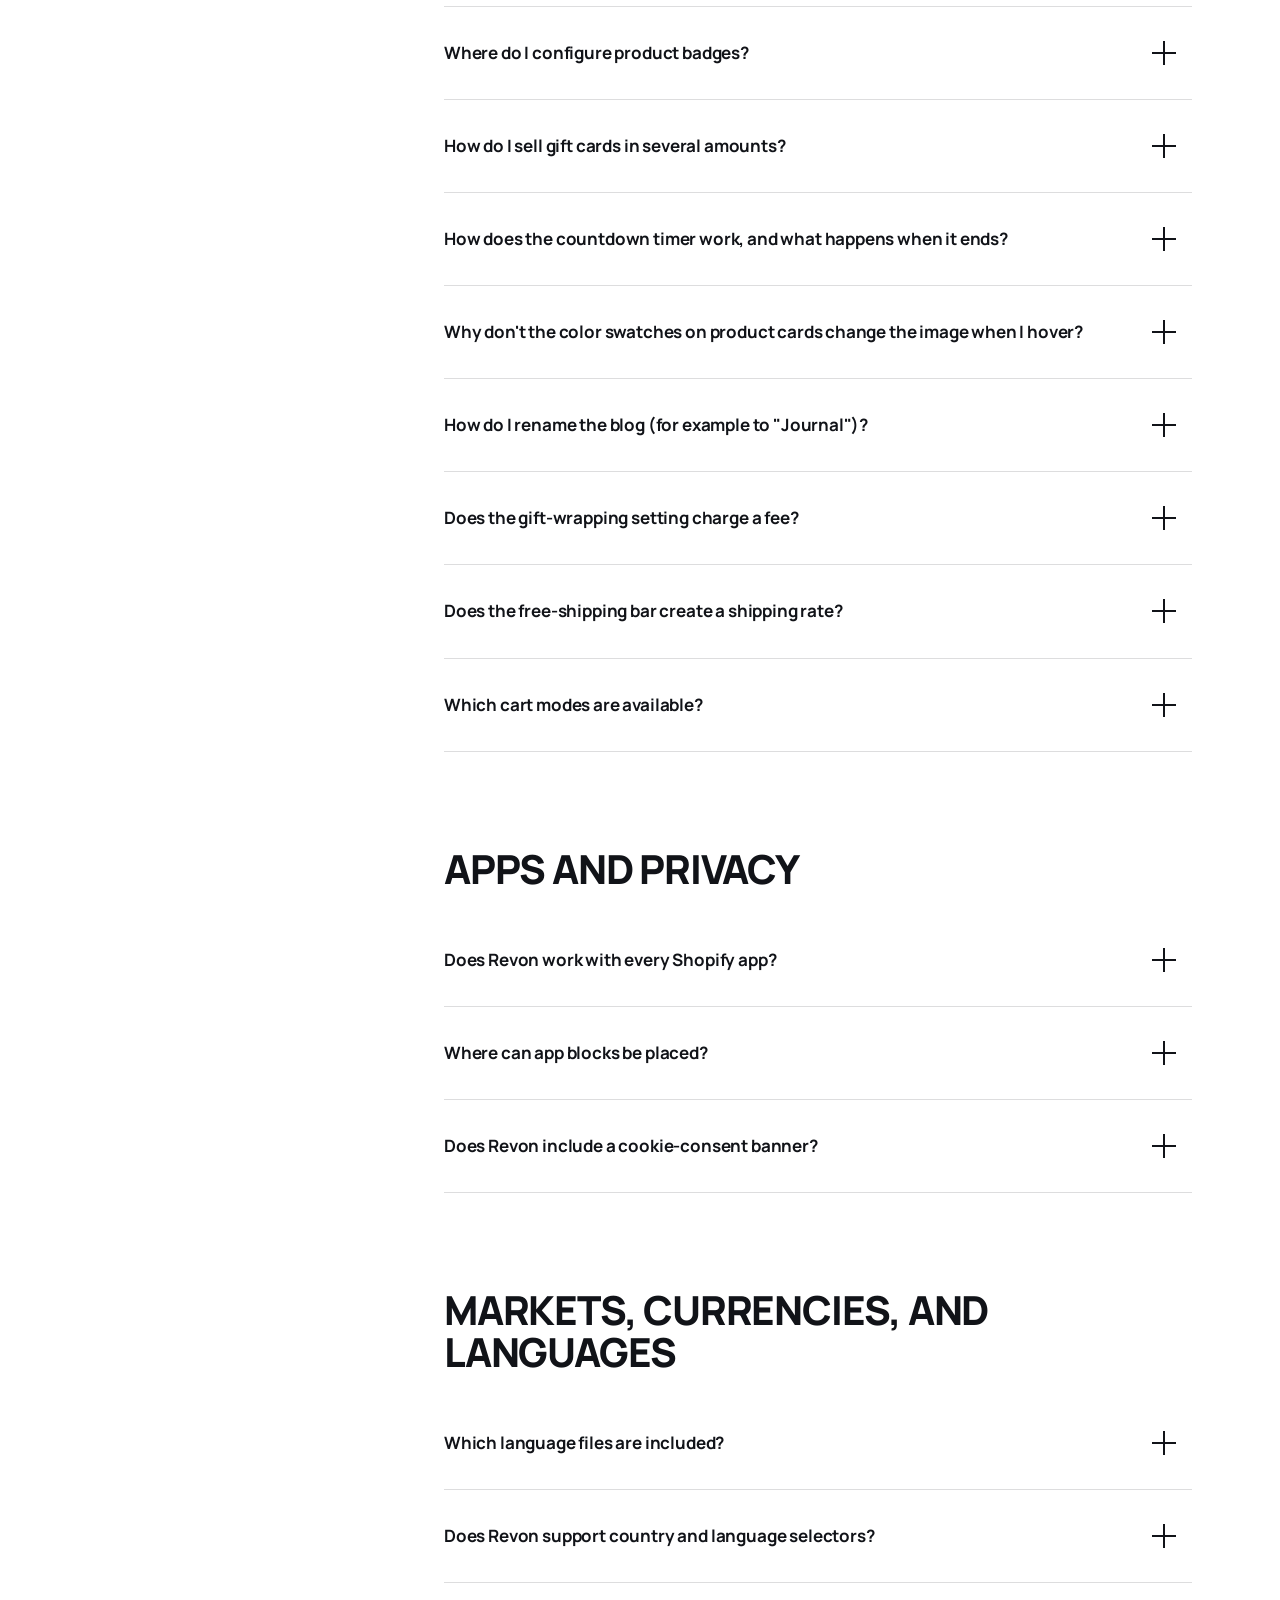
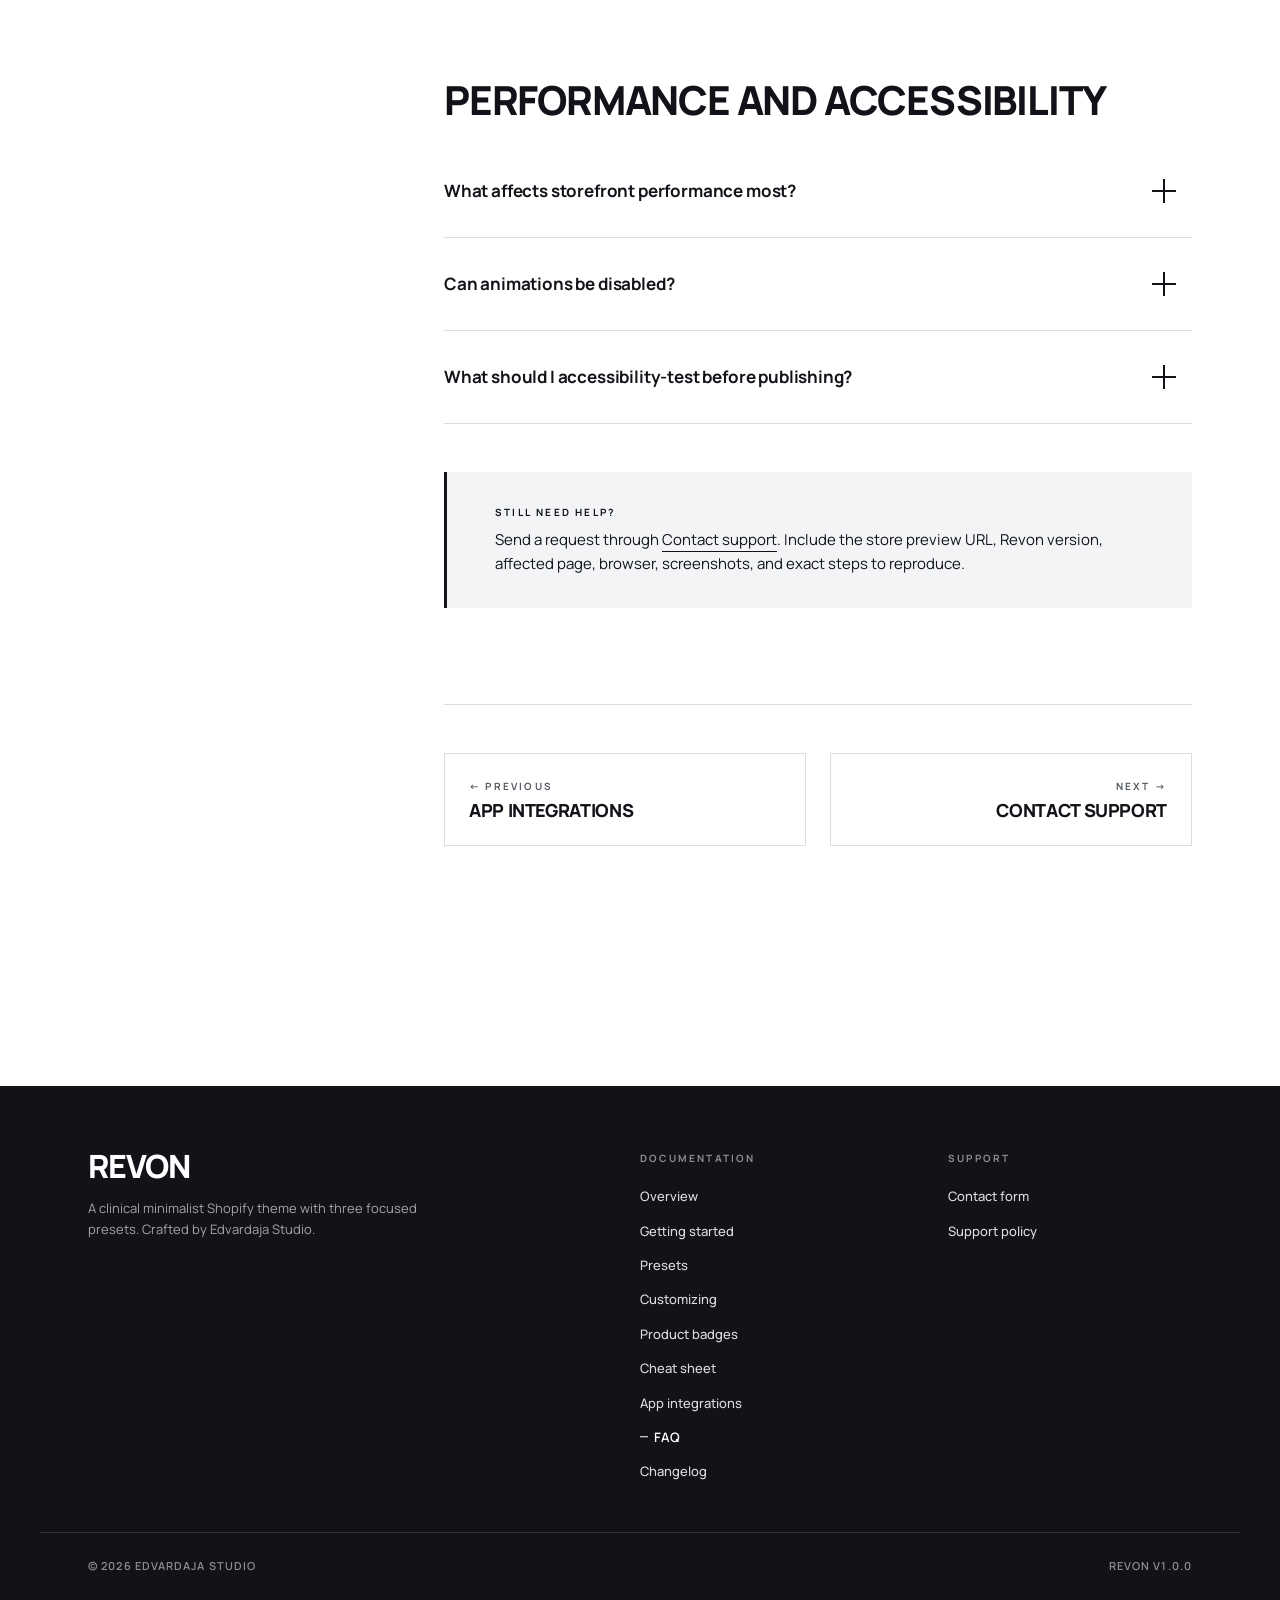
<file: faq.html>
<!DOCTYPE html>
<html lang="en">
<head>
<meta charset="UTF-8">
<meta name="viewport" content="width=device-width, initial-scale=1.0">
<title>FAQ | Revon documentation</title>
<meta name="description" content="Accurate answers about installing, customizing, updating, testing, and integrating the Revon Shopify theme.">
<link rel="icon" type="image/svg+xml" href="favicon.svg">
<link rel="preconnect" href="https://fonts.googleapis.com">
<link rel="preconnect" href="https://fonts.gstatic.com" crossorigin>
<link href="https://fonts.googleapis.com/css2?family=Manrope:wght@400;500;600;700;800&display=swap" rel="stylesheet">
<link rel="stylesheet" href="styles.css">
</head>
<body>
<a href="#main" class="skip-link">Skip to content</a>

<header class="site-header">
  <div class="site-header__inner">
    <a href="index.html" class="site-header__brand">Revon</a>
    <nav class="site-nav" aria-label="Documentation">
      <a href="index.html">Overview</a>
      <a href="getting-started.html">Getting started</a>
      <a href="presets.html">Presets</a>
      <a href="customizing.html">Customizing</a>
      <a href="badges.html">Badges</a>
      <a href="faq.html" aria-current="page">FAQ</a>
    </nav>
    <button class="site-header__search-btn" type="button" data-search-open aria-label="Search documentation" title="Search documentation">
      <svg viewBox="0 0 24 24" fill="none" stroke="currentColor" stroke-width="2" stroke-linecap="square" aria-hidden="true"><circle cx="11" cy="11" r="7"/><line x1="16" y1="16" x2="21" y2="21"/></svg>
      <span class="site-header__search-label">Search</span>
    </button>
    <a href="support.html" class="site-header__cta">Contact support</a>
    <button class="site-header__menu-btn" type="button" data-mobile-open aria-expanded="false" aria-controls="mobile-drawer" aria-label="Open menu">
      <svg viewBox="0 0 24 24" fill="none" stroke="currentColor" stroke-width="2" stroke-linecap="square"><line x1="3" y1="8" x2="21" y2="8"/><line x1="3" y1="16" x2="21" y2="16"/></svg>
    </button>
  </div>
</header>

<div class="mobile-drawer" id="mobile-drawer" aria-hidden="true" data-mobile-drawer inert>
  <div class="mobile-drawer__head">
    <button class="mobile-drawer__close" type="button" data-mobile-close aria-label="Close menu">
      <svg viewBox="0 0 24 24" fill="none" stroke="currentColor" stroke-width="2" stroke-linecap="square"><line x1="6" y1="6" x2="18" y2="18"/><line x1="18" y1="6" x2="6" y2="18"/></svg>
    </button>
  </div>
  <nav class="mobile-drawer__nav" aria-label="Mobile">
    <a href="index.html">Overview</a>
    <a href="getting-started.html">Getting started</a>
    <a href="presets.html">Presets</a>
    <a href="customizing.html">Customizing</a>
    <a href="badges.html">Product badges</a>
    <a href="cheatsheet.html">Cheat sheet</a>
    <a href="apps.html">App integrations</a>
    <a href="faq.html">FAQ</a>
    <a href="changelog.html">Changelog</a>
    <a href="support.html">Contact support</a>
  </nav>
</div>

<main id="main">
  <div class="doc-layout">
    <aside class="doc-sidebar" aria-label="FAQ categories">
      <span class="doc-sidebar__label">Categories</span>
      <nav class="doc-sidebar__list" aria-label="Page sections">
        <a href="#installation">Installation and updates</a>
        <a href="#presets">Presets</a>
        <a href="#design">Design and content</a>
        <a href="#sections">Sections</a>
        <a href="#products">Products and cart</a>
        <a href="#apps">Apps</a>
        <a href="#markets">Markets and languages</a>
        <a href="#quality">Performance and access</a>
      </nav>
    </aside>

    <article class="doc-content prose reveal">
      <nav class="doc-content__breadcrumb" aria-label="Breadcrumb">
        <a href="index.html">Docs</a>
        <svg viewBox="0 0 24 24" fill="none" stroke="currentColor" stroke-width="2"><path d="M9 18l6-6-6-6"/></svg>
        <span>FAQ</span>
      </nav>

      <p class="eyebrow">Clear answers</p>
      <h1 class="h1 doc-page-title">Frequently asked questions</h1>
      <p class="lead">These answers describe Revon v1.0.0 and the current Revon, Quiet Form, and Joinery presets. Shopify admin labels can move over time, but the theme controls named here match the current theme schema.</p>

      <h2 class="h2" id="installation">Installation and updates</h2>

      <details class="faq-item">
        <summary>How do I install Revon?<span class="faq-item__icon" aria-hidden="true"></span></summary>
        <div class="faq-item__body"><p>Choose Revon, Quiet Form, or Joinery from Revon's Shopify Theme Store listing and select <strong>Try theme</strong>. Shopify adds that preset as a draft theme. Open <strong>Online Store &gt; Themes</strong>, find the draft, and select <strong>Customize</strong>.</p></div>
      </details>

      <details class="faq-item">
        <summary>Do the demo products and images come with the theme?<span class="faq-item__icon" aria-hidden="true"></span></summary>
        <div class="faq-item__body"><p>No. Products, collections, pages, menus, blog posts, and demo-store imagery are store data and are not transferred. The installed preset provides its template layout, settings, editable starter copy, and empty resource or image pickers.</p></div>
      </details>

      <details class="faq-item">
        <summary>How do Shopify Theme Store updates work?<span class="faq-item__icon" aria-hidden="true"></span></summary>
        <div class="faq-item__body"><p>When an update is available, Shopify can add the updated version to your draft themes. Theme-editor customizations are normally copied into the updated version. Compatible code edits can also be included, while conflicting edits require review. Always preview the updated draft before publishing and keep the previous version as a fallback.</p></div>
      </details>

      <details class="faq-item">
        <summary>Will products or orders be deleted when I switch themes?<span class="faq-item__icon" aria-hidden="true"></span></summary>
        <div class="faq-item__body"><p>No. Products, collections, customers, orders, pages, and menus are managed separately in Shopify admin. Theme layouts, section settings, wording, app placements, and code changes belong to each theme copy and should be reviewed before publishing a different theme.</p></div>
      </details>

      <h2 class="h2" id="presets">Presets and theme styles</h2>

      <details class="faq-item">
        <summary>Which preset is the default?<span class="faq-item__icon" aria-hidden="true"></span></summary>
        <div class="faq-item__body"><p>Revon is the root and default preset. It is designed for beauty, wellness, personal-care, supplement, and fragrance catalogs.</p></div>
      </details>

      <details class="faq-item">
        <summary>What is different about Quiet Form and Joinery?<span class="faq-item__icon" aria-hidden="true"></span></summary>
        <div class="faq-item__body"><p>Quiet Form installs fashion-focused homepage, product, About, header, and footer files with 64px Cormorant display typography and cool paper surfaces. Joinery installs furniture and interiors-focused files with 56px Cormorant headings, warm bone surfaces, uniform section-header spacing, and subtle 4px corners. Both use the same core section library and commerce code as Revon.</p></div>
      </details>

      <details class="faq-item">
        <summary>Does changing Theme style replace my homepage?<span class="faq-item__icon" aria-hidden="true"></span></summary>
        <div class="faq-item__body"><p>No. <strong>Theme settings &gt; Theme style</strong> applies the selected style's global settings, including fonts, color schemes, spacing, motion, and cart type. It does not replace an already-customized section layout with another preset's full homepage. Duplicate the theme before changing style.</p></div>
      </details>

      <details class="faq-item">
        <summary>Can I use a Revon section in Joinery or Quiet Form?<span class="faq-item__icon" aria-hidden="true"></span></summary>
        <div class="faq-item__body"><p>Yes. The addable section library is shared. For example, Joinery can use Before / after, Quiet Form can use Key ingredients, and Revon can use Editorial mosaic. Check that the section fits the products and keep claims and imagery authentic.</p></div>
      </details>

      <h2 class="h2" id="design">Design, images, and content</h2>

      <details class="faq-item">
        <summary>Can I change the 1440px page width?<span class="faq-item__icon" aria-hidden="true"></span></summary>
        <div class="faq-item__body"><p>Yes. Open <strong>Theme settings &gt; Layout</strong>. Page width is adjustable from 1000px to 1600px in 10px steps. All three presets start at 1440px.</p></div>
      </details>

      <details class="faq-item">
        <summary>Can I add rounded corners?<span class="faq-item__icon" aria-hidden="true"></span></summary>
        <div class="faq-item__body"><p>Yes. Open <strong>Theme settings &gt; Corner style</strong>. Image, button/control, and field/select radii are separate global sliders. Revon and Quiet Form start at 0px; Joinery starts at a restrained 4px. Changes apply consistently to cards, arrows, quantity controls, pagination, popups, and form fields.</p></div>
      </details>

      <details class="faq-item">
        <summary>Can I use AI-generated images?<span class="faq-item__icon" aria-hidden="true"></span></summary>
        <div class="faq-item__body"><p>Yes, when the generator's terms allow commercial use and you have rights to every input. Keep prompts, original outputs, generation dates, and the service terms. Avoid logos, celebrities, copied designer products, misleading text, watermarks, and recognizable third-party intellectual property. Inspect AI images for impossible product construction and inconsistent details.</p></div>
      </details>

      <details class="faq-item">
        <summary>What image sizes should I upload?<span class="faq-item__icon" aria-hidden="true"></span></summary>
        <div class="faq-item__body"><p>Upload the largest clean source available and keep a consistent aspect ratio for each use. Product imagery commonly works well at 2000px or more on the longest edge. Wide hero images should have enough resolution for large desktop displays and a separate mobile image when the section provides one. Shopify generates responsive renditions automatically.</p></div>
      </details>

      <details class="faq-item">
        <summary>How do I avoid unsupported claims?<span class="faq-item__icon" aria-hidden="true"></span></summary>
        <div class="faq-item__body"><p>Use Clinical results and Stats only for information you can document. Use real prices and discounts, authentic reviews, authorized logos, accurate shipping language, and policies that match your business. Keep a source for percentages, certifications, awards, test results, and press quotes.</p></div>
      </details>

      <h2 class="h2" id="sections">Sections and customization</h2>

      <details class="faq-item">
        <summary>How many addable sections does Revon include?<span class="faq-item__icon" aria-hidden="true"></span></summary>
        <div class="faq-item__body"><p>The current theme schemas expose 49 addable section types, including Apps, Custom Liquid, commerce, storytelling, navigation, and engagement sections. Template-specific main sections are also included for product, collection, cart, search, blog, article, page, password, and 404 views.</p></div>
      </details>

      <details class="faq-item">
        <summary>How does Shop the look work?<span class="faq-item__icon" aria-hidden="true"></span></summary>
        <div class="faq-item__body"><p>Upload one lifestyle image, then add Product blocks. Each block selects a product and provides X and Y position controls for the hotspot. Preview hotspots on desktop and mobile and keep them away from image edges and important product details.</p></div>
      </details>

      <details class="faq-item">
        <summary>How should I use Before / after?<span class="faq-item__icon" aria-hidden="true"></span></summary>
        <div class="faq-item__body"><p>Upload two closely matched images with the same dimensions, crop, angle, lighting, and scale. Write accurate labels and alternative text. For beauty or wellness results, obtain consent and keep evidence for any accompanying claim.</p></div>
      </details>

      <details class="faq-item">
        <summary>Does the Social feed connect to Instagram or TikTok?<span class="faq-item__icon" aria-hidden="true"></span></summary>
        <div class="faq-item__body"><p>No. Social feed is a manually managed image section and does not call a social-network API. Upload authorized images and add links yourself. Use an app block or embed if you need a live third-party feed.</p></div>
      </details>

      <details class="faq-item">
        <summary>Where should I add custom code?<span class="faq-item__icon" aria-hidden="true"></span></summary>
        <div class="faq-item__body"><p>Use a Custom Liquid section or product block for a small approved embed. For app integrations, prefer app blocks and app embeds. Duplicate the theme before editing Liquid, CSS, JavaScript, templates, or configuration files directly.</p></div>
      </details>

      <h2 class="h2" id="products">Products, variants, and cart</h2>

      <details class="faq-item">
        <summary>Does Revon support subscriptions?<span class="faq-item__icon" aria-hidden="true"></span></summary>
        <div class="faq-item__body"><p>Revon supports Shopify's native selling plans. Use a subscription app that stores plans through Shopify, assign a plan to test products, and verify one-time and subscription lines in the product form, cart, and checkout.</p></div>
      </details>

      <details class="faq-item">
        <summary>Does Revon support video and 3D product media?<span class="faq-item__icon" aria-hidden="true"></span></summary>
        <div class="faq-item__body"><p>Yes. The product gallery supports images, hosted video, external video, and Shopify product-model media. Add the media to the product in Shopify admin and test loading, controls, variant media changes, mobile framing, and model interaction.</p></div>
      </details>

      <details class="faq-item">
        <summary>How do native color swatches work?<span class="faq-item__icon" aria-hidden="true"></span></summary>
        <div class="faq-item__body"><p>Assign a Shopify product category, connect the relevant category metafield to the variant option, and use entries that provide a color or image swatch. Revon reads Shopify's swatch object. Common color names have a fallback, and unknown names use the global fallback swatch color.</p></div>
      </details>

      <details class="faq-item">
        <summary>Where do I configure product badges?<span class="faq-item__icon" aria-hidden="true"></span></summary>
        <div class="faq-item__body"><p>Add a product tag that starts with <code>badge:</code> — for example <code>badge:Top Seller</code> or <code>badge:Vegan</code> — and the label appears as a badge on that product's card everywhere it's shown. A product can carry several badges; they stack neatly. Badge colors, the tag prefix, and the automatic Sale and New badges are all under <strong>Theme settings &gt; Product cards</strong>, while Sold out follows product availability. For the product page, use the <strong>Trust badges</strong> block. See the <a href="badges.html">complete Product badges guide</a>.</p></div>
      </details>
        <details class="faq-item">
          <summary>How do I sell gift cards in several amounts?<span class="faq-item__icon" aria-hidden="true"></span></summary>
          <div class="faq-item__body"><p>On your gift card product, create one option named <code>Amount</code> with a variant per denomination (for example 10, 50, 100, 200), each priced to match. Also set the product's <strong>Theme template</strong> to <code>gift-card</code> so it uses Revon's dedicated gift layout with a "How it works" explainer and a bestsellers row.</p></div>
        </details>

        <details class="faq-item">
          <summary>How does the countdown timer work, and what happens when it ends?<span class="faq-item__icon" aria-hidden="true"></span></summary>
          <div class="faq-item__body"><p>Add the <strong>Countdown timer</strong> section (or the countdown block on the product page) and enter the end date and time as <code>YYYY-MM-DDTHH:MM</code> — for example <code>2026-12-31T23:59</code>. It counts down in the visitor's local time zone. When it ends, the section either hides itself or shows a message you choose; the product-page block always hides itself.</p></div>
        </details>

        <details class="faq-item">
          <summary>Why don't the color swatches on product cards change the image when I hover?<span class="faq-item__icon" aria-hidden="true"></span></summary>
          <div class="faq-item__body"><p>The hover preview shows the <em>variant's own image</em>, so each color variant needs an image assigned to it (edit the variant in Shopify admin and pick its image). Products whose variants share one image show swatches without the preview. Toggle card swatches under <strong>Theme settings &gt; Product cards &gt; Show color swatches</strong>.</p></div>
        </details>

        <details class="faq-item">
          <summary>How do I rename the blog (for example to "Journal")?<span class="faq-item__icon" aria-hidden="true"></span></summary>
          <div class="faq-item__body"><p>Revon's blog sections use Shopify's default <code>news</code> blog. Go to <strong>Content &gt; Blog posts &gt; Manage blogs</strong>, open it, and change its <em>title</em> to anything you like. The internal handle stays <code>news</code>, so nothing breaks.</p></div>
        </details>


      <details class="faq-item">
        <summary>Does the gift-wrapping setting charge a fee?<span class="faq-item__icon" aria-hidden="true"></span></summary>
        <div class="faq-item__body"><p>No. The setting displays a gift-wrap checkbox and message field on the cart page and saves them as cart attributes. It does not add a gift-wrap product or price. Use an app or a real product workflow when gift wrapping must add a charge.</p></div>
      </details>

      <details class="faq-item">
        <summary>Does the free-shipping bar create a shipping rate?<span class="faq-item__icon" aria-hidden="true"></span></summary>
        <div class="faq-item__body"><p>No. It is an informational progress bar. Create the actual rate under <strong>Settings &gt; Shipping and delivery</strong> and enter the same threshold in Revon's Cart settings.</p></div>
      </details>

      <details class="faq-item">
        <summary>Which cart modes are available?<span class="faq-item__icon" aria-hidden="true"></span></summary>
        <div class="faq-item__body"><p>Drawer, notification, and page. The full cart page remains available at <code>/cart</code>. Test the selected mode with discounts, selling plans, quantities, line-item properties, shipping messages, and accelerated checkout.</p></div>
      </details>

      <h2 class="h2" id="apps">Apps and privacy</h2>

      <details class="faq-item">
        <summary>Does Revon work with every Shopify app?<span class="faq-item__icon" aria-hidden="true"></span></summary>
        <div class="faq-item__body"><p>No theme can guarantee every app. Revon supports app blocks, app embeds, a dedicated Apps section, Custom Liquid, and native selling plans. Test each app on a duplicate theme and contact the app vendor when its code replaces product or cart markup.</p></div>
      </details>

      <details class="faq-item">
        <summary>Where can app blocks be placed?<span class="faq-item__icon" aria-hidden="true"></span></summary>
        <div class="faq-item__body"><p>Revon accepts app blocks in the Apps section, Main product, Featured product, Featured products, Clinical results, and Key ingredients. App embeds are enabled separately from the theme editor's App embeds panel.</p></div>
      </details>

      <details class="faq-item">
        <summary>Does Revon include a cookie-consent banner?<span class="faq-item__icon" aria-hidden="true"></span></summary>
        <div class="faq-item__body"><p>No. Use Shopify's customer privacy settings and consent tooling, or a compliant consent app suited to the markets where you sell. Do not use a decorative theme popup as a substitute for consent management.</p></div>
      </details>

      <h2 class="h2" id="markets">Markets, currencies, and languages</h2>

      <details class="faq-item">
        <summary>Which language files are included?<span class="faq-item__icon" aria-hidden="true"></span></summary>
        <div class="faq-item__body"><p>English is the default, with German, Spanish, and French locale files included. Review every translation for your store's products, policies, and terminology. Use Shopify Translate &amp; Adapt, CSV translation, or another translation workflow for additional languages and store content.</p></div>
      </details>

      <details class="faq-item">
        <summary>Does Revon support country and language selectors?<span class="faq-item__icon" aria-hidden="true"></span></summary>
        <div class="faq-item__body"><p>Yes. Enable the selectors in the supported Header or Footer settings after configuring Shopify Markets and published languages. Currency, domain, availability, pricing, and final checkout behavior are controlled by Shopify Markets and store configuration.</p></div>
      </details>

      <h2 class="h2" id="quality">Performance and accessibility</h2>

      <details class="faq-item">
        <summary>What affects storefront performance most?<span class="faq-item__icon" aria-hidden="true"></span></summary>
        <div class="faq-item__body"><p>Large images, autoplay media, many sections, third-party app scripts, custom code, and font choices can all affect performance. Compress images, use responsive media, remove unused apps, and test Lighthouse on real home, product, collection, cart, and search pages.</p></div>
      </details>

      <details class="faq-item">
        <summary>Can animations be disabled?<span class="faq-item__icon" aria-hidden="true"></span></summary>
        <div class="faq-item__body"><p>Yes. Theme settings include global animation, reveal-effect, smooth-scroll, page-transition, and image-hover controls. Revon also responds to the customer's reduced-motion preference.</p></div>
      </details>

      <details class="faq-item">
        <summary>What should I accessibility-test before publishing?<span class="faq-item__icon" aria-hidden="true"></span></summary>
        <div class="faq-item__body"><p>Test keyboard navigation, visible focus, screen-reader names, form labels, error messages, dialogs, drawers, media controls, color contrast, touch targets, reduced motion, and 200% zoom. Re-test after adding apps or custom code because they can change the accessibility of the final storefront.</p></div>
      </details>

      <div class="callout">
        <span class="callout__label">Still need help?</span>
        <p>Send a request through <a href="support.html">Contact support</a>. Include the store preview URL, Revon version, affected page, browser, screenshots, and exact steps to reproduce.</p>
      </div>

      <div class="pager">
        <a href="apps.html" class="pager--prev">
          <span class="pager__label">&larr; Previous</span>
          <span class="pager__title">App integrations</span>
        </a>
        <a href="support.html" class="pager--next">
          <span class="pager__label">Next &rarr;</span>
          <span class="pager__title">Contact support</span>
        </a>
      </div>
    </article>
  </div>
</main>

<footer class="site-footer">
  <div class="site-footer__inner">
    <div>
      <div class="site-footer__brand">Revon</div>
      <p class="site-footer__tagline">A clinical minimalist Shopify theme with three focused presets. Crafted by Edvardaja Studio.</p>
    </div>
    <div>
      <div class="site-footer__col-label">Documentation</div>
      <ul class="site-footer__list">
        <li><a href="index.html">Overview</a></li>
        <li><a href="getting-started.html">Getting started</a></li>
        <li><a href="presets.html">Presets</a></li>
        <li><a href="customizing.html">Customizing</a></li>
        <li><a href="badges.html">Product badges</a></li>
        <li><a href="cheatsheet.html">Cheat sheet</a></li>
        <li><a href="apps.html">App integrations</a></li>
        <li><a href="faq.html" aria-current="page">FAQ</a></li>
        <li><a href="changelog.html">Changelog</a></li>
      </ul>
    </div>
    <div>
      <div class="site-footer__col-label">Support</div>
      <ul class="site-footer__list">
        <li><a href="support.html">Contact form</a></li>
        <li><a href="support.html#support-policy">Support policy</a></li>
      </ul>
    </div>
  </div>
  <div class="site-footer__bottom">
    <span>&copy; 2026 Edvardaja Studio</span>
    <span>Revon v1.0.0</span>
  </div>
</footer>

<script src="scripts.js" defer></script>
</body>
</html>
</file>
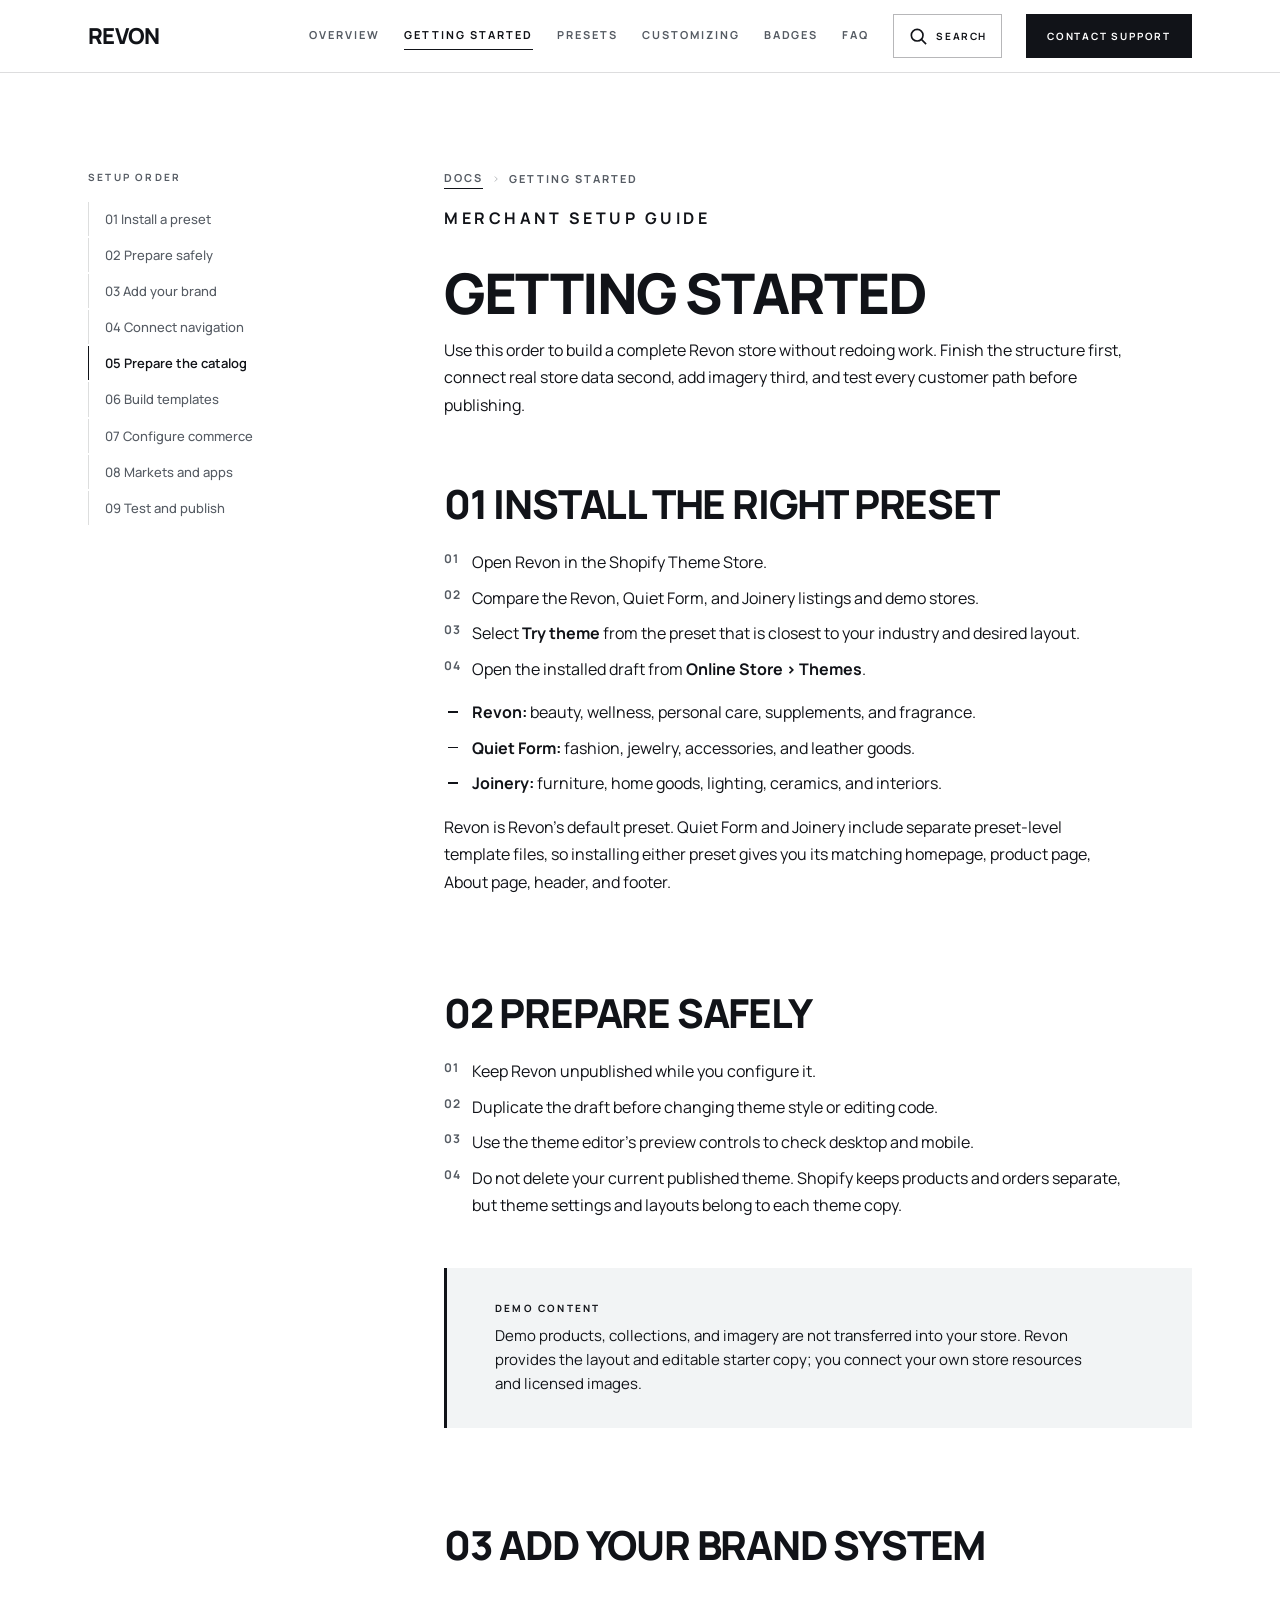
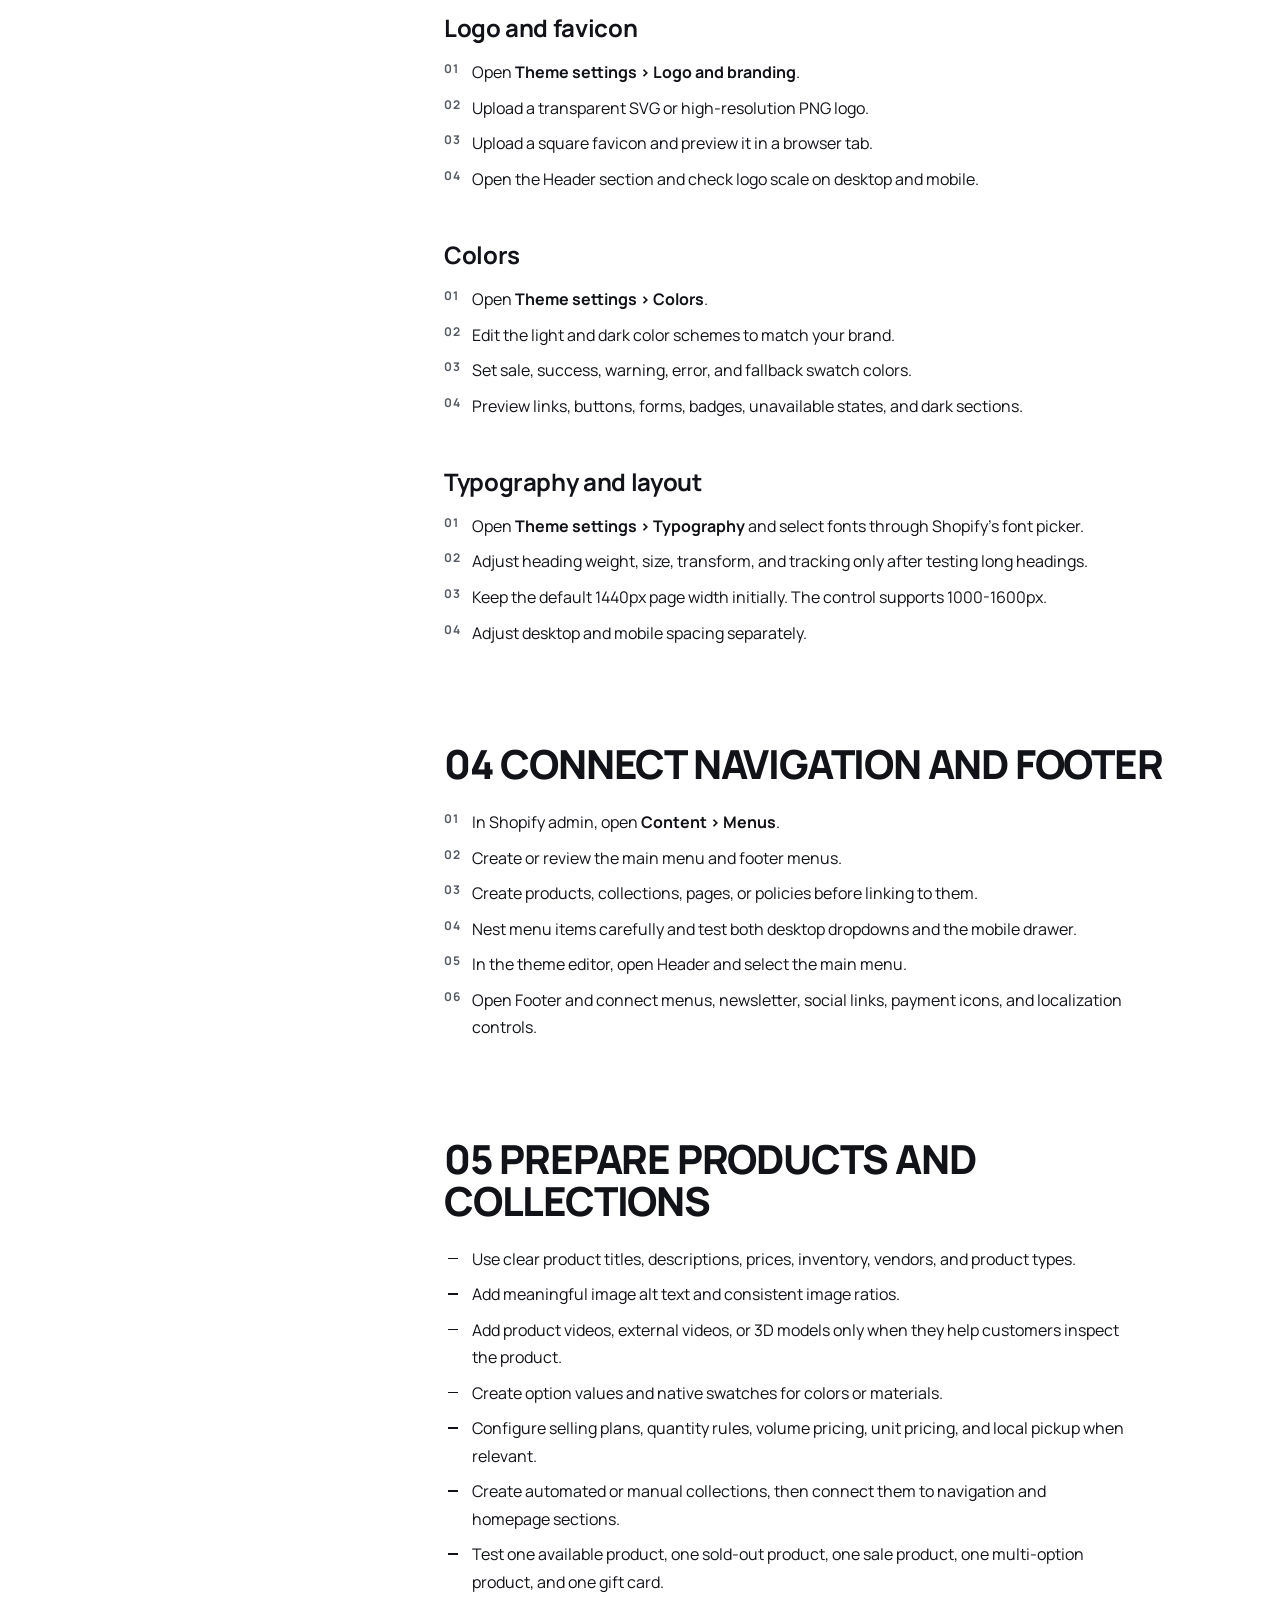
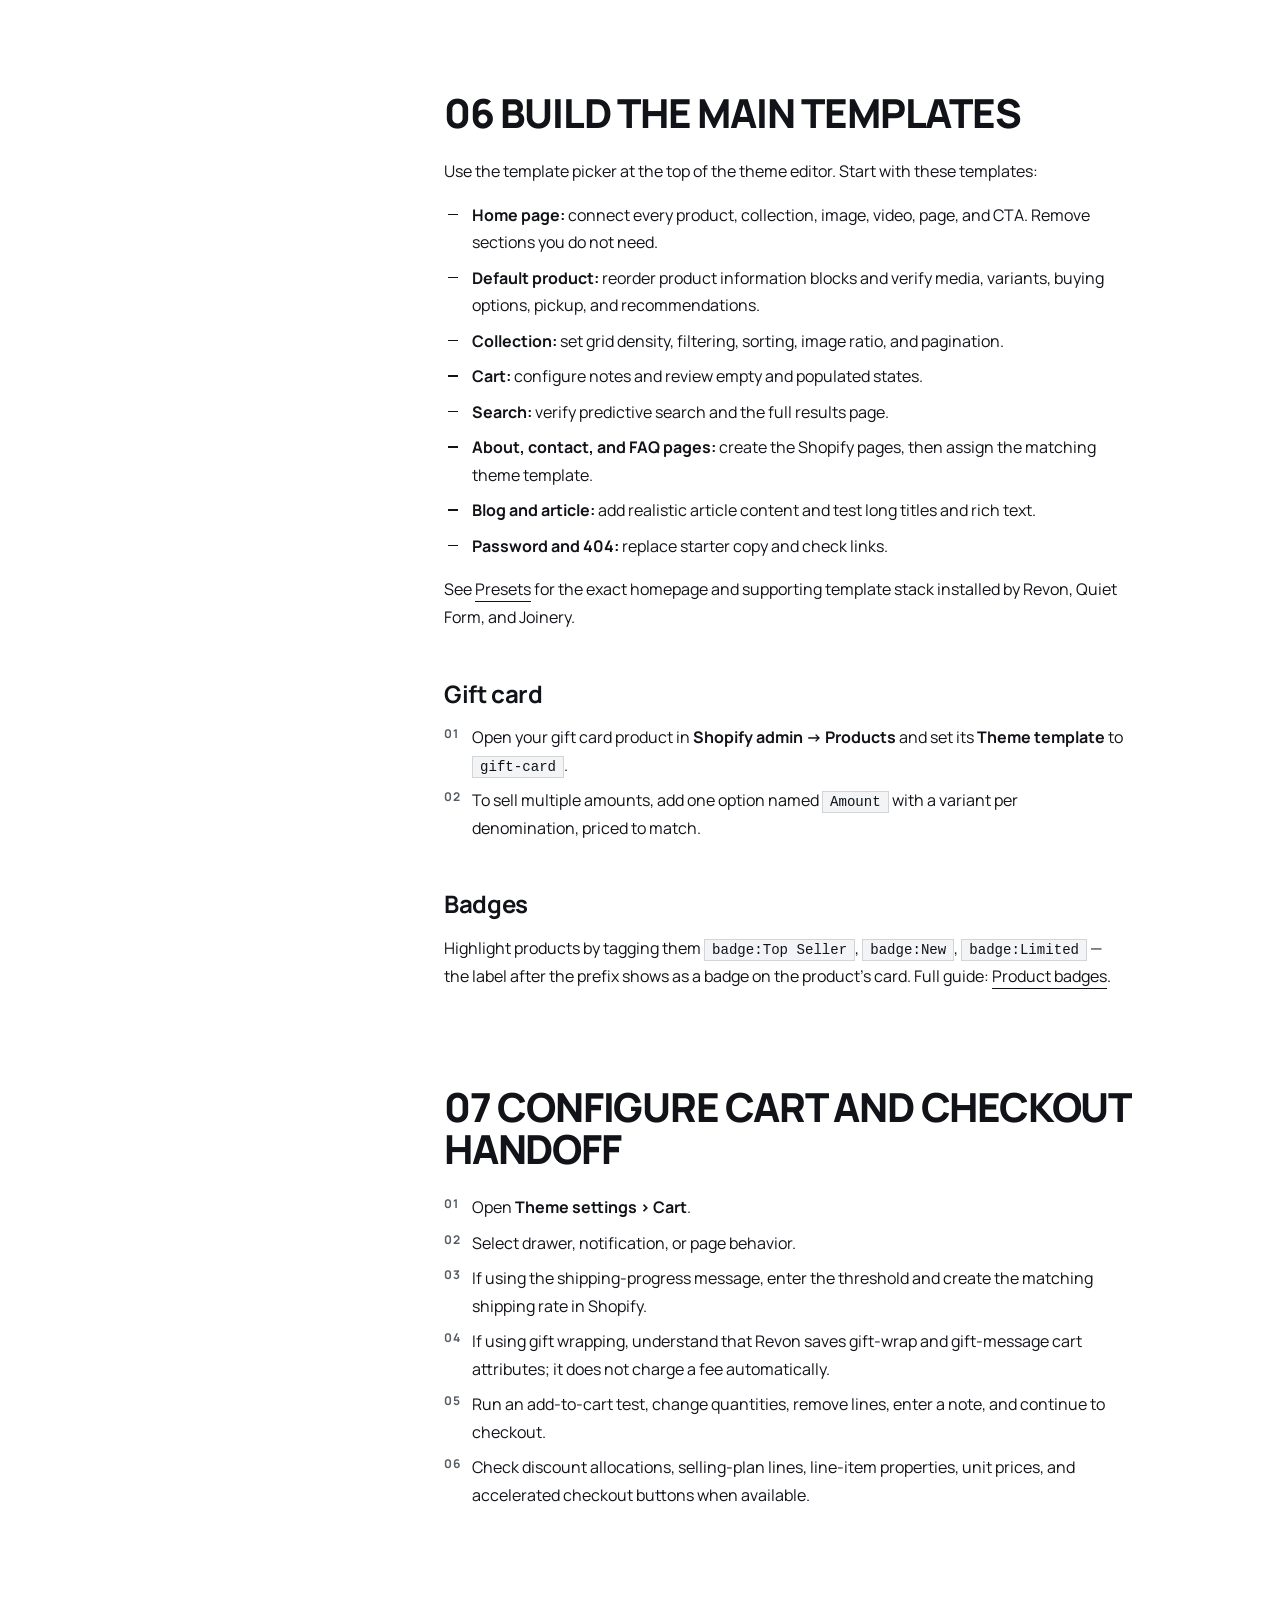
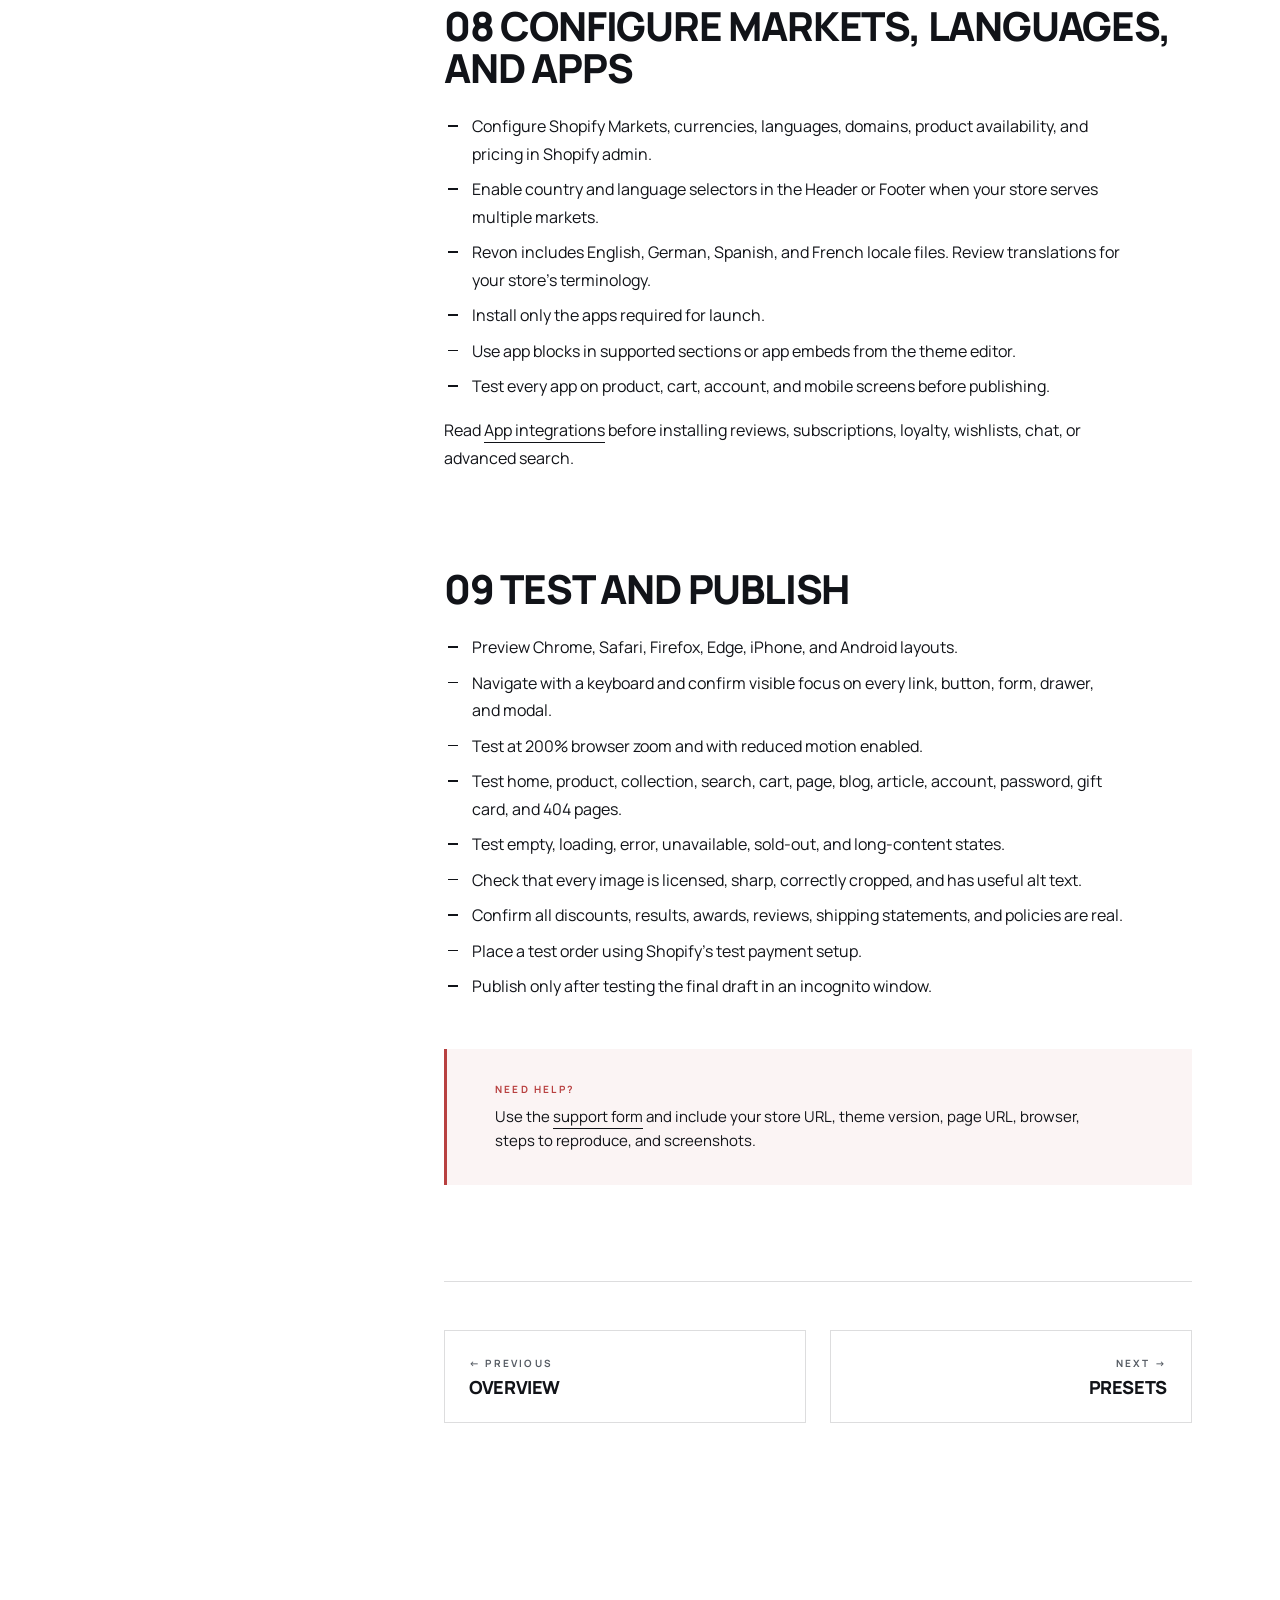
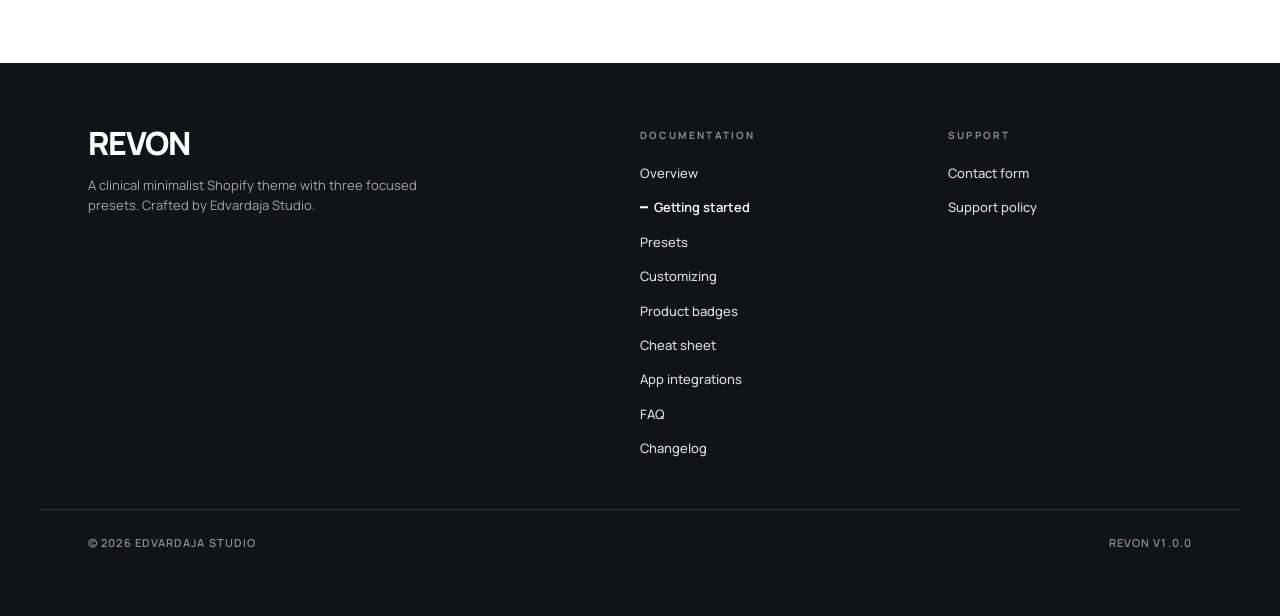
<file: getting-started.html>
<!DOCTYPE html>
<html lang="en">
<head>
<meta charset="UTF-8">
<meta name="viewport" content="width=device-width, initial-scale=1.0">
<title>Getting started | Revon documentation</title>
<meta name="description" content="Install, configure, test, and publish the Revon Shopify theme step by step.">
<link rel="icon" type="image/svg+xml" href="favicon.svg">
<link rel="preconnect" href="https://fonts.googleapis.com">
<link rel="preconnect" href="https://fonts.gstatic.com" crossorigin>
<link href="https://fonts.googleapis.com/css2?family=Manrope:wght@400;500;600;700;800&display=swap" rel="stylesheet">
<link rel="stylesheet" href="styles.css">
</head>
<body>
<a href="#main" class="skip-link">Skip to content</a>

<header class="site-header">
  <div class="site-header__inner">
    <a href="index.html" class="site-header__brand">Revon</a>
    <nav class="site-nav" aria-label="Documentation">
      <a href="index.html">Overview</a>
      <a href="getting-started.html" aria-current="page">Getting started</a>
      <a href="presets.html">Presets</a>
      <a href="customizing.html">Customizing</a>
      <a href="badges.html">Badges</a>
      <a href="faq.html">FAQ</a>
    </nav>
    <button class="site-header__search-btn" type="button" data-search-open aria-label="Search documentation" title="Search documentation">
      <svg viewBox="0 0 24 24" fill="none" stroke="currentColor" stroke-width="2" stroke-linecap="square" aria-hidden="true"><circle cx="11" cy="11" r="7"/><line x1="16" y1="16" x2="21" y2="21"/></svg>
      <span class="site-header__search-label">Search</span>
    </button>
    <a href="support.html" class="site-header__cta">Contact support</a>
    <button class="site-header__menu-btn" type="button" data-mobile-open aria-expanded="false" aria-controls="mobile-drawer" aria-label="Open menu">
      <svg viewBox="0 0 24 24" fill="none" stroke="currentColor" stroke-width="2" stroke-linecap="square"><line x1="3" y1="8" x2="21" y2="8"/><line x1="3" y1="16" x2="21" y2="16"/></svg>
    </button>
  </div>
</header>

<div class="mobile-drawer" id="mobile-drawer" aria-hidden="true" data-mobile-drawer inert>
  <div class="mobile-drawer__head">
    <button class="mobile-drawer__close" type="button" data-mobile-close aria-label="Close menu">
      <svg viewBox="0 0 24 24" fill="none" stroke="currentColor" stroke-width="2" stroke-linecap="square"><line x1="6" y1="6" x2="18" y2="18"/><line x1="18" y1="6" x2="6" y2="18"/></svg>
    </button>
  </div>
  <nav class="mobile-drawer__nav" aria-label="Mobile">
    <a href="index.html">Overview</a>
    <a href="getting-started.html">Getting started</a>
    <a href="presets.html">Presets</a>
    <a href="customizing.html">Customizing</a>
    <a href="badges.html">Product badges</a>
    <a href="cheatsheet.html">Cheat sheet</a>
    <a href="apps.html">App integrations</a>
    <a href="faq.html">FAQ</a>
    <a href="changelog.html">Changelog</a>
    <a href="support.html">Contact support</a>
  </nav>
</div>

<main id="main">
  <div class="doc-layout">
    <aside class="doc-sidebar" aria-label="On this page">
      <span class="doc-sidebar__label">Setup order</span>
      <nav class="doc-sidebar__list" aria-label="Page sections">
        <a href="#install">01 Install a preset</a>
        <a href="#prepare">02 Prepare safely</a>
        <a href="#brand">03 Add your brand</a>
        <a href="#navigation">04 Connect navigation</a>
        <a href="#catalog">05 Prepare the catalog</a>
        <a href="#templates">06 Build templates</a>
        <a href="#commerce">07 Configure commerce</a>
        <a href="#markets">08 Markets and apps</a>
        <a href="#test">09 Test and publish</a>
      </nav>
    </aside>

    <article class="doc-content prose reveal">
      <nav class="doc-content__breadcrumb" aria-label="Breadcrumb">
        <a href="index.html">Docs</a>
        <svg viewBox="0 0 24 24" fill="none" stroke="currentColor" stroke-width="2"><path d="M9 18l6-6-6-6"/></svg>
        <span>Getting started</span>
      </nav>

      <p class="eyebrow">Merchant setup guide</p>
      <h1 class="h1 doc-page-title">Getting started</h1>
      <p class="lead">Use this order to build a complete Revon store without redoing work. Finish the structure first, connect real store data second, add imagery third, and test every customer path before publishing.</p>

      <h2 class="h2" id="install">01 Install the right preset</h2>
      <ol>
        <li>Open Revon in the Shopify Theme Store.</li>
        <li>Compare the Revon, Quiet Form, and Joinery listings and demo stores.</li>
        <li>Select <strong>Try theme</strong> from the preset that is closest to your industry and desired layout.</li>
        <li>Open the installed draft from <strong>Online Store &gt; Themes</strong>.</li>
      </ol>
      <ul>
        <li><strong>Revon:</strong> beauty, wellness, personal care, supplements, and fragrance.</li>
        <li><strong>Quiet Form:</strong> fashion, jewelry, accessories, and leather goods.</li>
        <li><strong>Joinery:</strong> furniture, home goods, lighting, ceramics, and interiors.</li>
      </ul>
      <p>Revon is Revon's default preset. Quiet Form and Joinery include separate preset-level template files, so installing either preset gives you its matching homepage, product page, About page, header, and footer.</p>

      <h2 class="h2" id="prepare">02 Prepare safely</h2>
      <ol>
        <li>Keep Revon unpublished while you configure it.</li>
        <li>Duplicate the draft before changing theme style or editing code.</li>
        <li>Use the theme editor's preview controls to check desktop and mobile.</li>
        <li>Do not delete your current published theme. Shopify keeps products and orders separate, but theme settings and layouts belong to each theme copy.</li>
      </ol>
      <div class="callout">
        <span class="callout__label">Demo content</span>
        <p>Demo products, collections, and imagery are not transferred into your store. Revon provides the layout and editable starter copy; you connect your own store resources and licensed images.</p>
      </div>

      <h2 class="h2" id="brand">03 Add your brand system</h2>

      <h3 class="h3">Logo and favicon</h3>
      <ol>
        <li>Open <strong>Theme settings &gt; Logo and branding</strong>.</li>
        <li>Upload a transparent SVG or high-resolution PNG logo.</li>
        <li>Upload a square favicon and preview it in a browser tab.</li>
        <li>Open the Header section and check logo scale on desktop and mobile.</li>
      </ol>

      <h3 class="h3">Colors</h3>
      <ol>
        <li>Open <strong>Theme settings &gt; Colors</strong>.</li>
        <li>Edit the light and dark color schemes to match your brand.</li>
        <li>Set sale, success, warning, error, and fallback swatch colors.</li>
        <li>Preview links, buttons, forms, badges, unavailable states, and dark sections.</li>
      </ol>

      <h3 class="h3">Typography and layout</h3>
      <ol>
        <li>Open <strong>Theme settings &gt; Typography</strong> and select fonts through Shopify's font picker.</li>
        <li>Adjust heading weight, size, transform, and tracking only after testing long headings.</li>
        <li>Keep the default 1440px page width initially. The control supports 1000-1600px.</li>
        <li>Adjust desktop and mobile spacing separately.</li>
      </ol>

      <h2 class="h2" id="navigation">04 Connect navigation and footer</h2>
      <ol>
        <li>In Shopify admin, open <strong>Content &gt; Menus</strong>.</li>
        <li>Create or review the main menu and footer menus.</li>
        <li>Create products, collections, pages, or policies before linking to them.</li>
        <li>Nest menu items carefully and test both desktop dropdowns and the mobile drawer.</li>
        <li>In the theme editor, open Header and select the main menu.</li>
        <li>Open Footer and connect menus, newsletter, social links, payment icons, and localization controls.</li>
      </ol>

      <h2 class="h2" id="catalog">05 Prepare products and collections</h2>
      <ul>
        <li>Use clear product titles, descriptions, prices, inventory, vendors, and product types.</li>
        <li>Add meaningful image alt text and consistent image ratios.</li>
        <li>Add product videos, external videos, or 3D models only when they help customers inspect the product.</li>
        <li>Create option values and native swatches for colors or materials.</li>
        <li>Configure selling plans, quantity rules, volume pricing, unit pricing, and local pickup when relevant.</li>
        <li>Create automated or manual collections, then connect them to navigation and homepage sections.</li>
        <li>Test one available product, one sold-out product, one sale product, one multi-option product, and one gift card.</li>
      </ul>

      <h2 class="h2" id="templates">06 Build the main templates</h2>
      <p>Use the template picker at the top of the theme editor. Start with these templates:</p>
      <ul>
        <li><strong>Home page:</strong> connect every product, collection, image, video, page, and CTA. Remove sections you do not need.</li>
        <li><strong>Default product:</strong> reorder product information blocks and verify media, variants, buying options, pickup, and recommendations.</li>
        <li><strong>Collection:</strong> set grid density, filtering, sorting, image ratio, and pagination.</li>
        <li><strong>Cart:</strong> configure notes and review empty and populated states.</li>
        <li><strong>Search:</strong> verify predictive search and the full results page.</li>
        <li><strong>About, contact, and FAQ pages:</strong> create the Shopify pages, then assign the matching theme template.</li>
        <li><strong>Blog and article:</strong> add realistic article content and test long titles and rich text.</li>
        <li><strong>Password and 404:</strong> replace starter copy and check links.</li>
      </ul>
      <p>See <a href="presets.html">Presets</a> for the exact homepage and supporting template stack installed by Revon, Quiet Form, and Joinery.</p>

      <h3 class="h3">Gift card</h3>
      <ol>
        <li>Open your gift card product in <strong>Shopify admin &rarr; Products</strong> and set its <strong>Theme template</strong> to <code>gift-card</code>.</li>
        <li>To sell multiple amounts, add one option named <code>Amount</code> with a variant per denomination, priced to match.</li>
      </ol>

      <h3 class="h3">Badges</h3>
      <p>Highlight products by tagging them <code>badge:Top Seller</code>, <code>badge:New</code>, <code>badge:Limited</code> — the label after the prefix shows as a badge on the product's card. Full guide: <a href="badges.html">Product badges</a>.</p>

      <h2 class="h2" id="commerce">07 Configure cart and checkout handoff</h2>
      <ol>
        <li>Open <strong>Theme settings &gt; Cart</strong>.</li>
        <li>Select drawer, notification, or page behavior.</li>
        <li>If using the shipping-progress message, enter the threshold and create the matching shipping rate in Shopify.</li>
        <li>If using gift wrapping, understand that Revon saves gift-wrap and gift-message cart attributes; it does not charge a fee automatically.</li>
        <li>Run an add-to-cart test, change quantities, remove lines, enter a note, and continue to checkout.</li>
        <li>Check discount allocations, selling-plan lines, line-item properties, unit prices, and accelerated checkout buttons when available.</li>
      </ol>

      <h2 class="h2" id="markets">08 Configure markets, languages, and apps</h2>
      <ul>
        <li>Configure Shopify Markets, currencies, languages, domains, product availability, and pricing in Shopify admin.</li>
        <li>Enable country and language selectors in the Header or Footer when your store serves multiple markets.</li>
        <li>Revon includes English, German, Spanish, and French locale files. Review translations for your store's terminology.</li>
        <li>Install only the apps required for launch.</li>
        <li>Use app blocks in supported sections or app embeds from the theme editor.</li>
        <li>Test every app on product, cart, account, and mobile screens before publishing.</li>
      </ul>
      <p>Read <a href="apps.html">App integrations</a> before installing reviews, subscriptions, loyalty, wishlists, chat, or advanced search.</p>

      <h2 class="h2" id="test">09 Test and publish</h2>
      <ul>
        <li>Preview Chrome, Safari, Firefox, Edge, iPhone, and Android layouts.</li>
        <li>Navigate with a keyboard and confirm visible focus on every link, button, form, drawer, and modal.</li>
        <li>Test at 200% browser zoom and with reduced motion enabled.</li>
        <li>Test home, product, collection, search, cart, page, blog, article, account, password, gift card, and 404 pages.</li>
        <li>Test empty, loading, error, unavailable, sold-out, and long-content states.</li>
        <li>Check that every image is licensed, sharp, correctly cropped, and has useful alt text.</li>
        <li>Confirm all discounts, results, awards, reviews, shipping statements, and policies are real.</li>
        <li>Place a test order using Shopify's test payment setup.</li>
        <li>Publish only after testing the final draft in an incognito window.</li>
      </ul>

      <div class="callout callout--warn">
        <span class="callout__label">Need help?</span>
        <p>Use the <a href="support.html">support form</a> and include your store URL, theme version, page URL, browser, steps to reproduce, and screenshots.</p>
      </div>

      <div class="pager">
        <a href="index.html" class="pager--prev">
          <span class="pager__label">&larr; Previous</span>
          <span class="pager__title">Overview</span>
        </a>
        <a href="presets.html" class="pager--next">
          <span class="pager__label">Next &rarr;</span>
          <span class="pager__title">Presets</span>
        </a>
      </div>
    </article>
  </div>
</main>

<footer class="site-footer">
  <div class="site-footer__inner">
    <div>
      <div class="site-footer__brand">Revon</div>
      <p class="site-footer__tagline">A clinical minimalist Shopify theme with three focused presets. Crafted by Edvardaja Studio.</p>
    </div>
    <div>
      <div class="site-footer__col-label">Documentation</div>
      <ul class="site-footer__list">
        <li><a href="index.html">Overview</a></li>
        <li><a href="getting-started.html" aria-current="page">Getting started</a></li>
        <li><a href="presets.html">Presets</a></li>
        <li><a href="customizing.html">Customizing</a></li>
        <li><a href="badges.html">Product badges</a></li>
        <li><a href="cheatsheet.html">Cheat sheet</a></li>
        <li><a href="apps.html">App integrations</a></li>
        <li><a href="faq.html">FAQ</a></li>
        <li><a href="changelog.html">Changelog</a></li>
      </ul>
    </div>
    <div>
      <div class="site-footer__col-label">Support</div>
      <ul class="site-footer__list">
        <li><a href="support.html">Contact form</a></li>
        <li><a href="support.html#support-policy">Support policy</a></li>
      </ul>
    </div>
  </div>
  <div class="site-footer__bottom">
    <span>&copy; 2026 Edvardaja Studio</span>
    <span>Revon v1.0.0</span>
  </div>
</footer>

<script src="scripts.js" defer></script>
</body>
</html>
</file>
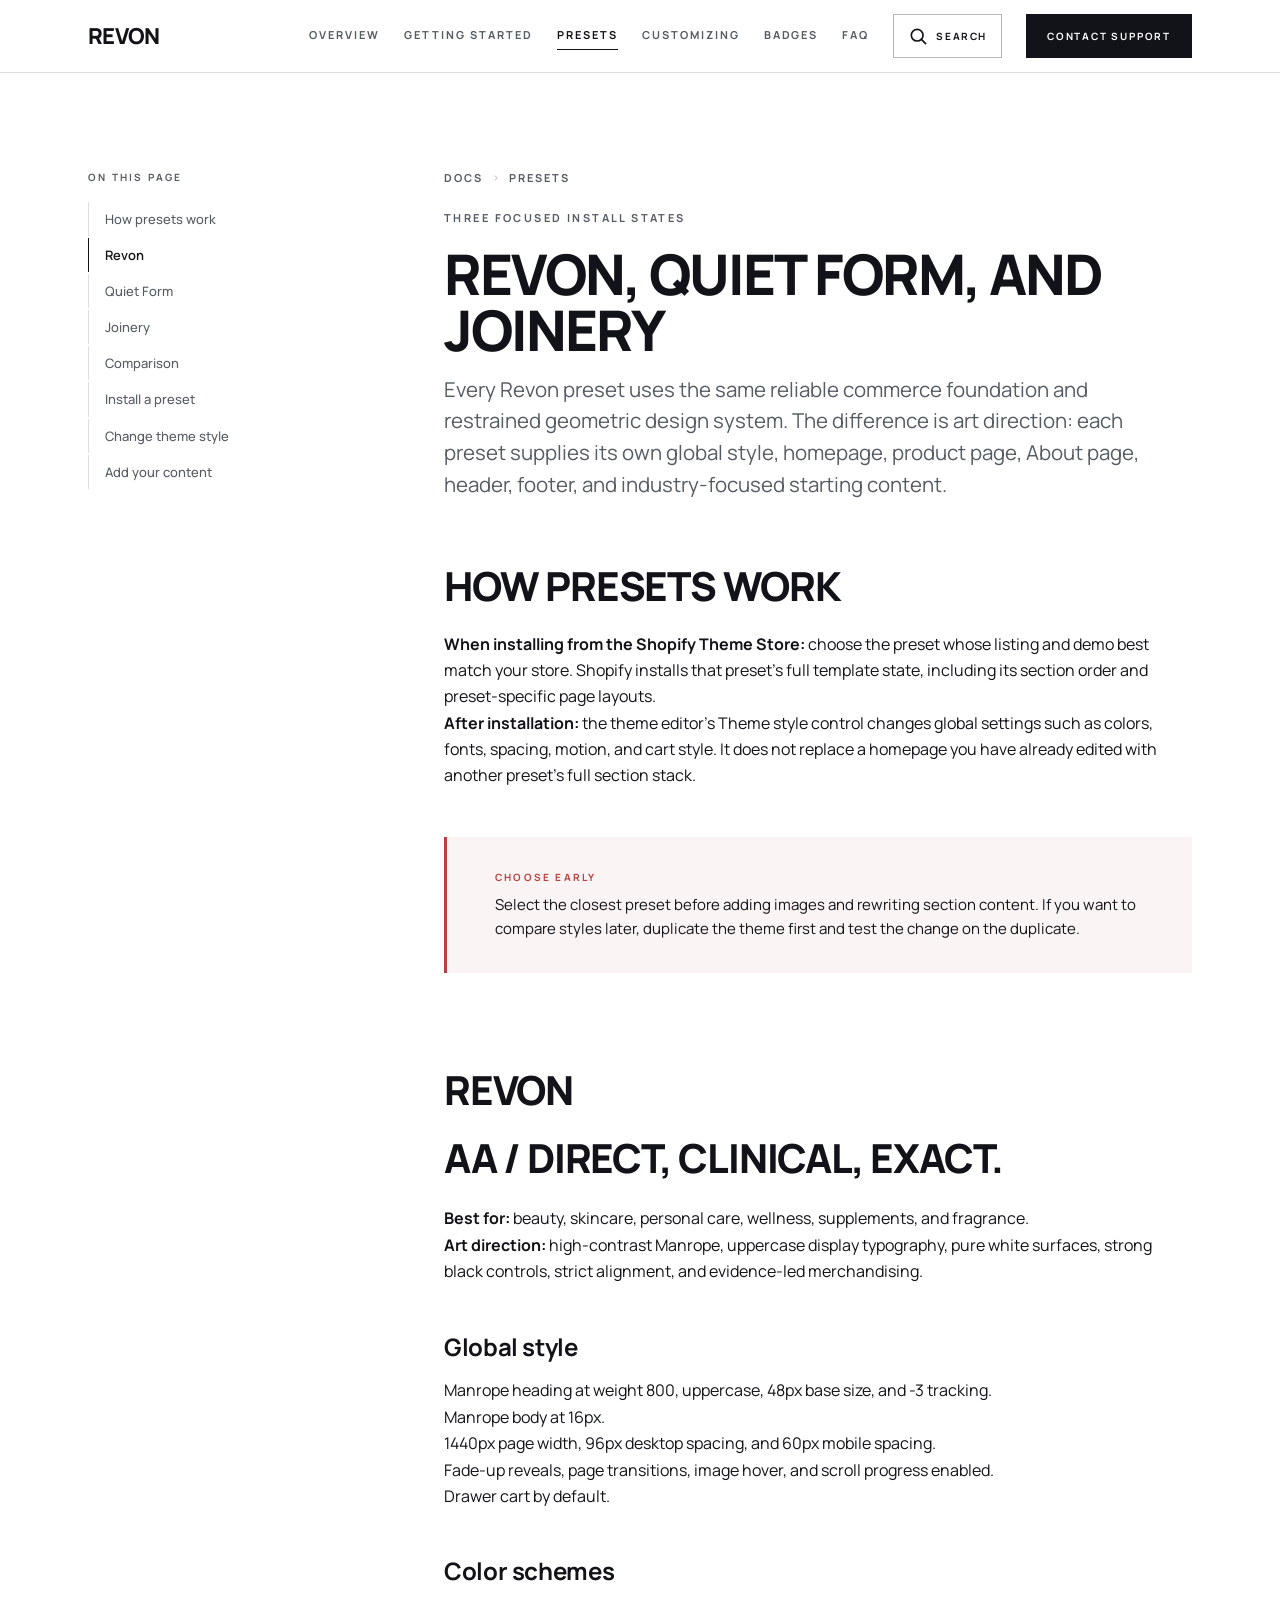
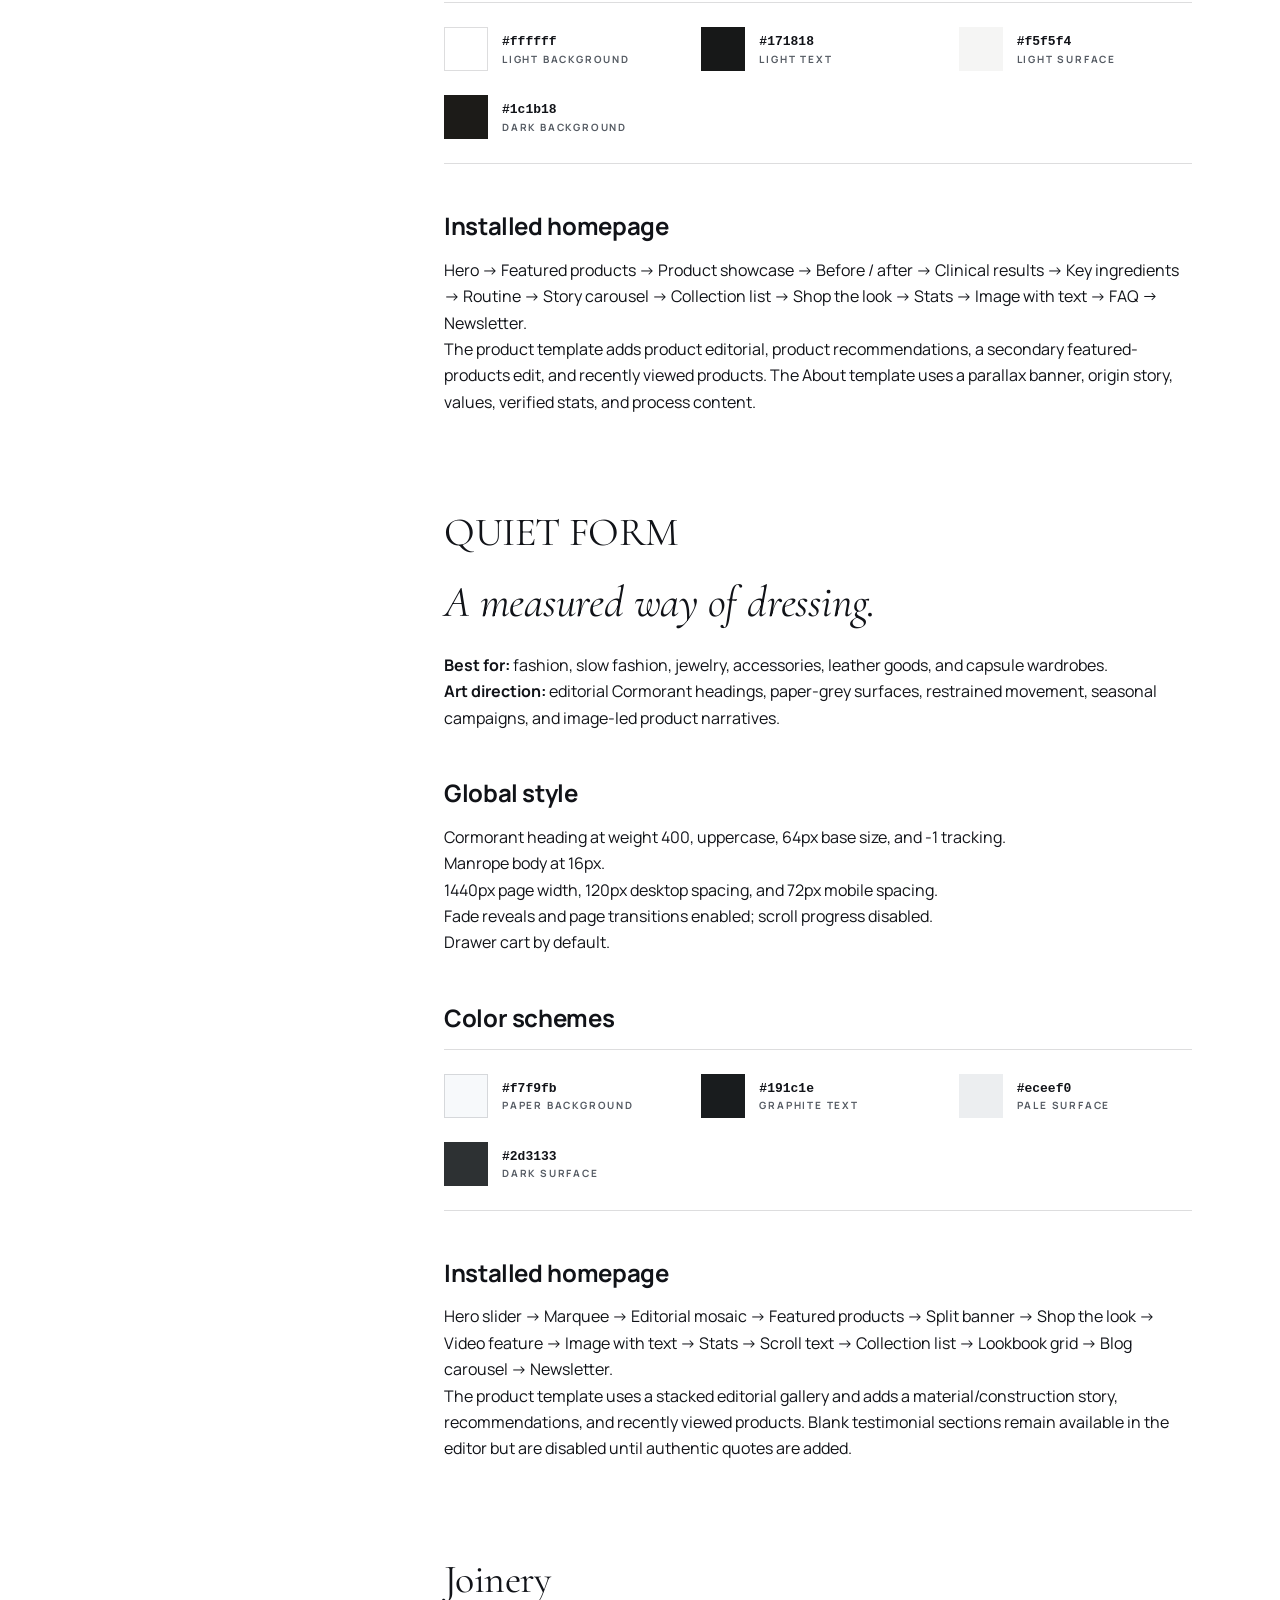
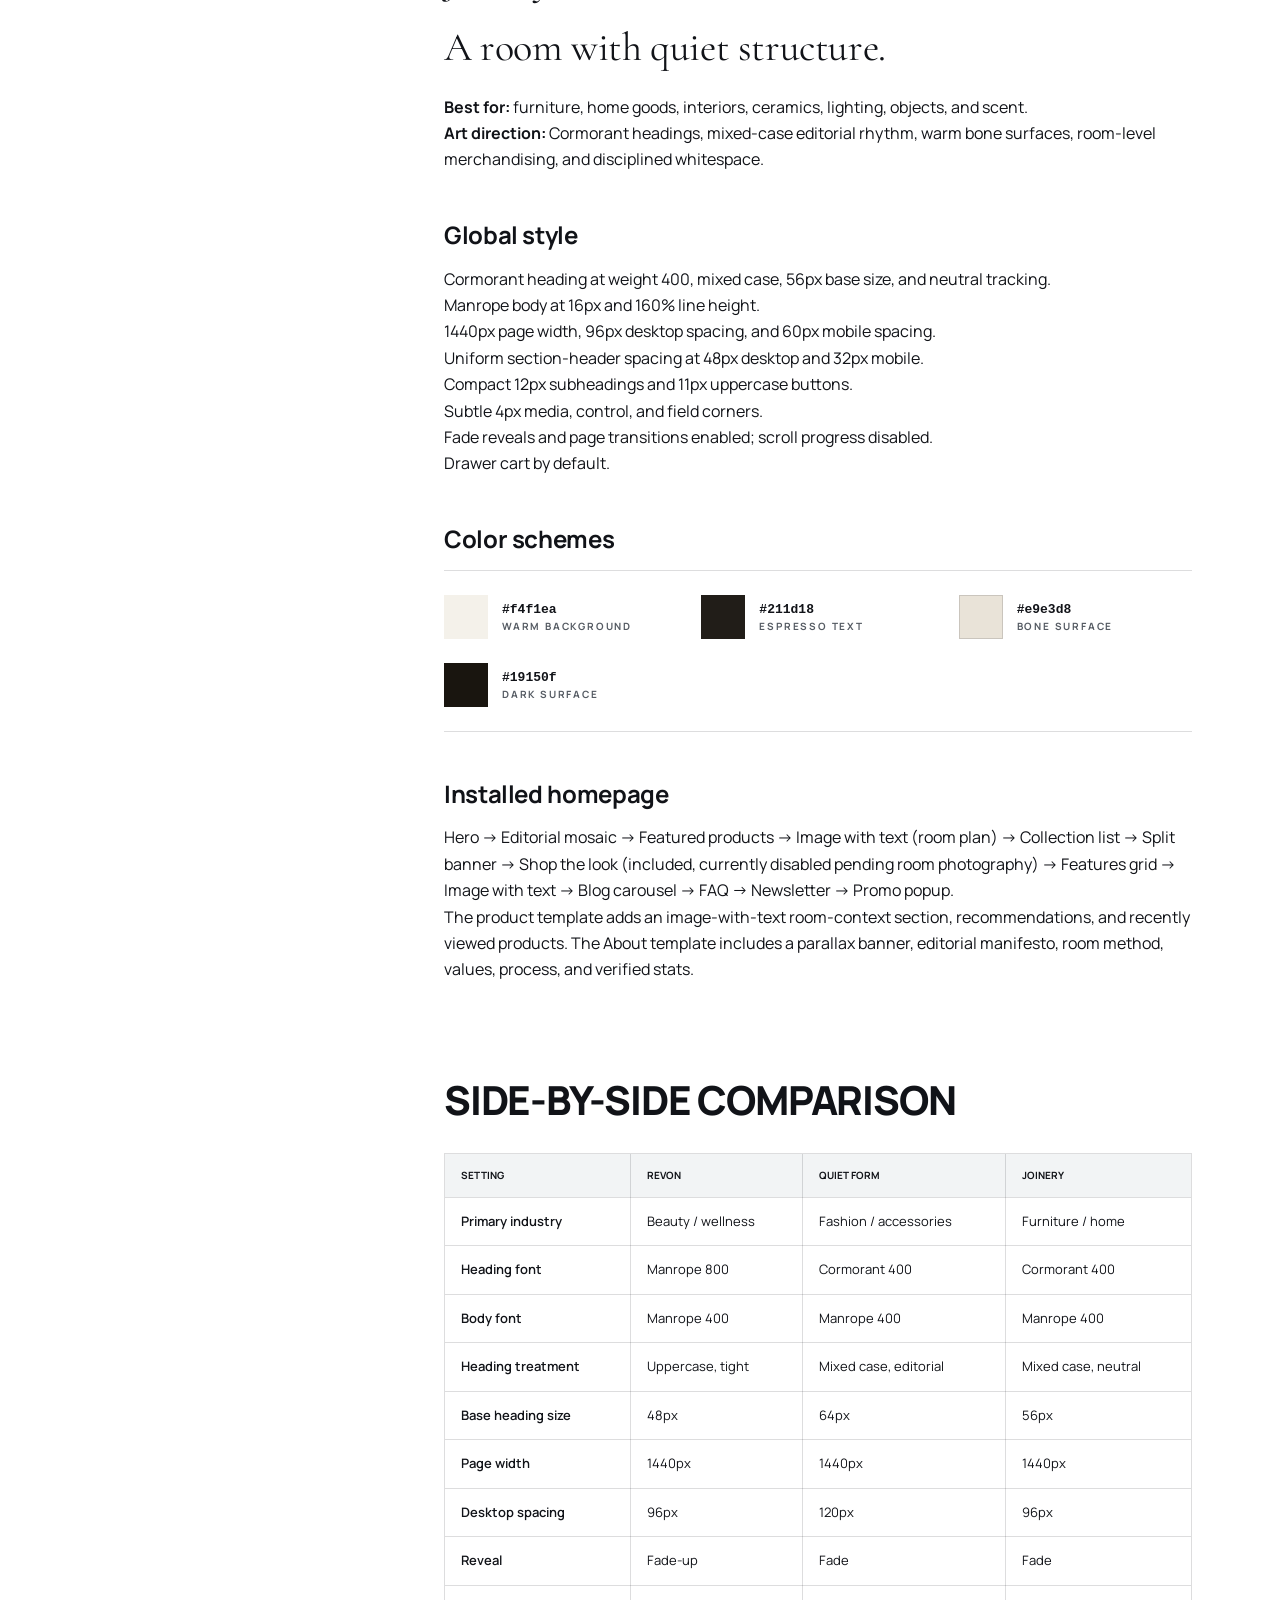
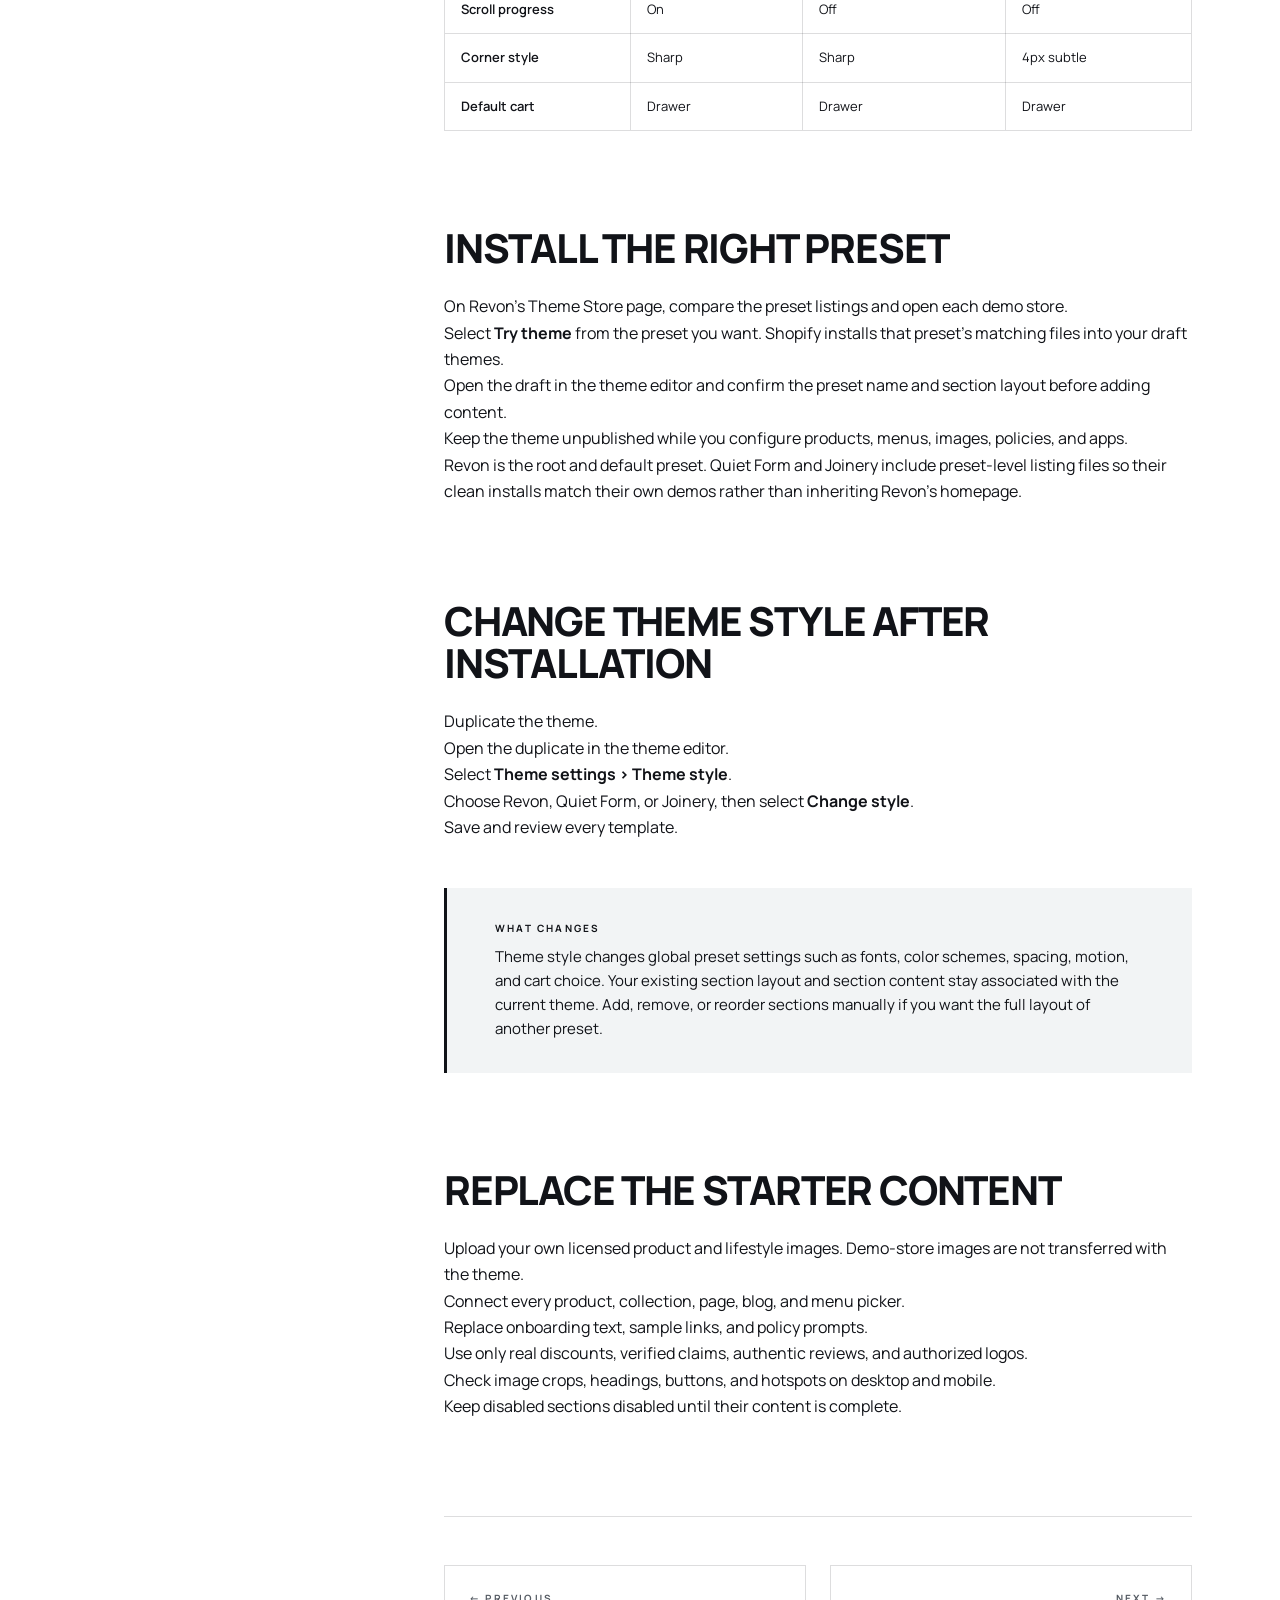
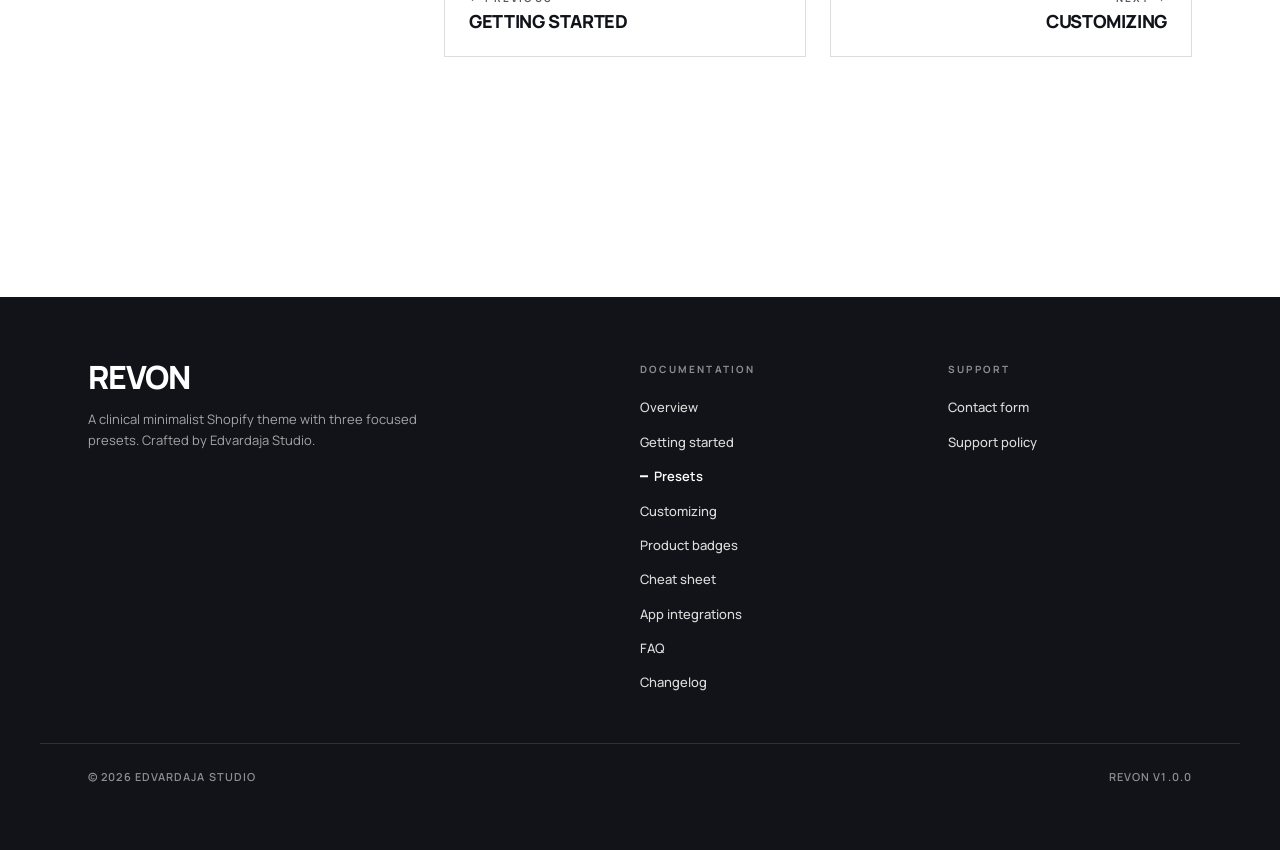
<file: presets.html>
<!DOCTYPE html>
<html lang="en">
<head>
<meta charset="UTF-8">
<meta name="viewport" content="width=device-width, initial-scale=1.0">
<title>Presets | Revon documentation</title>
<meta name="description" content="Detailed comparison and setup guide for the Revon, Quiet Form, and Joinery presets included with Revon.">
<meta property="og:title" content="Revon presets">
<meta property="og:description" content="Compare Revon, Quiet Form, and Joinery by industry, typography, color, spacing, and included templates.">
<meta property="og:type" content="website">
<link rel="icon" type="image/svg+xml" href="favicon.svg">
<link rel="preconnect" href="https://fonts.googleapis.com">
<link rel="preconnect" href="https://fonts.gstatic.com" crossorigin>
<link href="https://fonts.googleapis.com/css2?family=Manrope:wght@400;500;600;700;800&family=Cormorant+Garamond:ital,wght@0,400;1,400&family=Noto+Serif:ital,wght@0,400;1,400&display=swap" rel="stylesheet">
<link rel="stylesheet" href="styles.css">
</head>
<body>
<a href="#main" class="skip-link">Skip to content</a>

<header class="site-header">
  <div class="site-header__inner">
    <a href="index.html" class="site-header__brand">Revon</a>
    <nav class="site-nav" aria-label="Documentation">
      <a href="index.html">Overview</a>
      <a href="getting-started.html">Getting started</a>
      <a href="presets.html" aria-current="page">Presets</a>
      <a href="customizing.html">Customizing</a>
      <a href="badges.html">Badges</a>
      <a href="faq.html">FAQ</a>
    </nav>
    <button class="site-header__search-btn" type="button" data-search-open aria-label="Search documentation" title="Search documentation">
      <svg viewBox="0 0 24 24" fill="none" stroke="currentColor" stroke-width="2" stroke-linecap="square" aria-hidden="true"><circle cx="11" cy="11" r="7"/><line x1="16" y1="16" x2="21" y2="21"/></svg>
      <span class="site-header__search-label">Search</span>
    </button>
    <a href="support.html" class="site-header__cta">Contact support</a>
    <button class="site-header__menu-btn" type="button" data-mobile-open aria-expanded="false" aria-controls="mobile-drawer" aria-label="Open menu">
      <svg viewBox="0 0 24 24" fill="none" stroke="currentColor" stroke-width="2" stroke-linecap="square"><line x1="3" y1="8" x2="21" y2="8"/><line x1="3" y1="16" x2="21" y2="16"/></svg>
    </button>
  </div>
</header>

<div class="mobile-drawer" id="mobile-drawer" aria-hidden="true" data-mobile-drawer inert>
  <div class="mobile-drawer__head">
    <button class="mobile-drawer__close" type="button" data-mobile-close aria-label="Close menu">
      <svg viewBox="0 0 24 24" fill="none" stroke="currentColor" stroke-width="2" stroke-linecap="square"><line x1="6" y1="6" x2="18" y2="18"/><line x1="18" y1="6" x2="6" y2="18"/></svg>
    </button>
  </div>
  <nav class="mobile-drawer__nav" aria-label="Mobile">
    <a href="index.html">Overview</a>
    <a href="getting-started.html">Getting started</a>
    <a href="presets.html">Presets</a>
    <a href="customizing.html">Customizing</a>
    <a href="badges.html">Product badges</a>
    <a href="cheatsheet.html">Cheat sheet</a>
    <a href="apps.html">App integrations</a>
    <a href="faq.html">FAQ</a>
    <a href="changelog.html">Changelog</a>
    <a href="support.html">Contact support</a>
  </nav>
</div>

<main id="main">
  <div class="doc-layout">
    <aside class="doc-sidebar" aria-label="On this page">
      <span class="doc-sidebar__label">On this page</span>
      <nav class="doc-sidebar__list" aria-label="Page sections">
        <a href="#understand">How presets work</a>
        <a href="#revon">Revon</a>
        <a href="#quiet-form">Quiet Form</a>
        <a href="#joinery">Joinery</a>
        <a href="#comparison">Comparison</a>
        <a href="#install">Install a preset</a>
        <a href="#change-style">Change theme style</a>
        <a href="#content">Add your content</a>
      </nav>
    </aside>

    <article class="doc-content reveal">
      <nav class="doc-content__breadcrumb" aria-label="Breadcrumb">
        <a href="index.html">Docs</a>
        <svg viewBox="0 0 24 24" fill="none" stroke="currentColor" stroke-width="2"><path d="M9 18l6-6-6-6"/></svg>
        <span>Presets</span>
      </nav>

      <p class="eyebrow">Three focused install states</p>
      <h1 class="h1 doc-page-title">Revon, Quiet Form, and Joinery</h1>
      <p class="lead">Every Revon preset uses the same reliable commerce foundation and restrained geometric design system. The difference is art direction: each preset supplies its own global style, homepage, product page, About page, header, footer, and industry-focused starting content.</p>

      <h2 class="h2" id="understand">How presets work</h2>
      <p class="prose"><strong>When installing from the Shopify Theme Store:</strong> choose the preset whose listing and demo best match your store. Shopify installs that preset's full template state, including its section order and preset-specific page layouts.</p>
      <p class="prose"><strong>After installation:</strong> the theme editor's Theme style control changes global settings such as colors, fonts, spacing, motion, and cart style. It does not replace a homepage you have already edited with another preset's full section stack.</p>
      <div class="callout callout--warn">
        <span class="callout__label">Choose early</span>
        <p>Select the closest preset before adding images and rewriting section content. If you want to compare styles later, duplicate the theme first and test the change on the duplicate.</p>
      </div>

      <h2 class="h2" id="revon">Revon</h2>
      <span class="font-sample font-sample--revon" aria-hidden="true">Aa / Direct, clinical, exact.</span>
      <p class="prose"><strong>Best for:</strong> beauty, skincare, personal care, wellness, supplements, and fragrance.</p>
      <p class="prose"><strong>Art direction:</strong> high-contrast Manrope, uppercase display typography, pure white surfaces, strong black controls, strict alignment, and evidence-led merchandising.</p>

      <h3 class="h3">Global style</h3>
      <ul class="prose">
        <li>Manrope heading at weight 800, uppercase, 48px base size, and -3 tracking.</li>
        <li>Manrope body at 16px.</li>
        <li>1440px page width, 96px desktop spacing, and 60px mobile spacing.</li>
        <li>Fade-up reveals, page transitions, image hover, and scroll progress enabled.</li>
        <li>Drawer cart by default.</li>
      </ul>

      <h3 class="h3">Color schemes</h3>
      <div class="swatch-row" role="group" aria-label="Revon color palette">
        <div class="swatch-row__item"><span class="swatch-row__chip swatch-row__chip--bordered swatch-color--white" aria-hidden="true"></span><div class="swatch-row__meta"><span class="swatch-row__hex">#ffffff</span><span class="swatch-row__label">Light background</span></div></div>
        <div class="swatch-row__item"><span class="swatch-row__chip swatch-color--revon-ink" aria-hidden="true"></span><div class="swatch-row__meta"><span class="swatch-row__hex">#171818</span><span class="swatch-row__label">Light text</span></div></div>
        <div class="swatch-row__item"><span class="swatch-row__chip swatch-color--revon-surface" aria-hidden="true"></span><div class="swatch-row__meta"><span class="swatch-row__hex">#f5f5f4</span><span class="swatch-row__label">Light surface</span></div></div>
        <div class="swatch-row__item"><span class="swatch-row__chip swatch-color--revon-dark" aria-hidden="true"></span><div class="swatch-row__meta"><span class="swatch-row__hex">#1c1b18</span><span class="swatch-row__label">Dark background</span></div></div>
      </div>

      <h3 class="h3">Installed homepage</h3>
      <p class="prose">Hero &rarr; Featured products &rarr; Product showcase &rarr; Before / after &rarr; Clinical results &rarr; Key ingredients &rarr; Routine &rarr; Story carousel &rarr; Collection list &rarr; Shop the look &rarr; Stats &rarr; Image with text &rarr; FAQ &rarr; Newsletter.</p>
      <p class="prose">The product template adds product editorial, product recommendations, a secondary featured-products edit, and recently viewed products. The About template uses a parallax banner, origin story, values, verified stats, and process content.</p>

      <h2 class="h2 h2--quiet-form" id="quiet-form">Quiet Form</h2>
      <span class="font-sample font-sample--quiet-form" aria-hidden="true">A measured way of dressing.</span>
      <p class="prose"><strong>Best for:</strong> fashion, slow fashion, jewelry, accessories, leather goods, and capsule wardrobes.</p>
      <p class="prose"><strong>Art direction:</strong> editorial Cormorant headings, paper-grey surfaces, restrained movement, seasonal campaigns, and image-led product narratives.</p>

      <h3 class="h3">Global style</h3>
      <ul class="prose">
        <li>Cormorant heading at weight 400, uppercase, 64px base size, and -1 tracking.</li>
        <li>Manrope body at 16px.</li>
        <li>1440px page width, 120px desktop spacing, and 72px mobile spacing.</li>
        <li>Fade reveals and page transitions enabled; scroll progress disabled.</li>
        <li>Drawer cart by default.</li>
      </ul>

      <h3 class="h3">Color schemes</h3>
      <div class="swatch-row" role="group" aria-label="Quiet Form color palette">
        <div class="swatch-row__item"><span class="swatch-row__chip swatch-row__chip--bordered swatch-color--quiet-form-paper" aria-hidden="true"></span><div class="swatch-row__meta"><span class="swatch-row__hex">#f7f9fb</span><span class="swatch-row__label">Paper background</span></div></div>
        <div class="swatch-row__item"><span class="swatch-row__chip swatch-color--quiet-form-ink" aria-hidden="true"></span><div class="swatch-row__meta"><span class="swatch-row__hex">#191c1e</span><span class="swatch-row__label">Graphite text</span></div></div>
        <div class="swatch-row__item"><span class="swatch-row__chip swatch-color--quiet-form-surface" aria-hidden="true"></span><div class="swatch-row__meta"><span class="swatch-row__hex">#eceef0</span><span class="swatch-row__label">Pale surface</span></div></div>
        <div class="swatch-row__item"><span class="swatch-row__chip swatch-color--quiet-form-dark" aria-hidden="true"></span><div class="swatch-row__meta"><span class="swatch-row__hex">#2d3133</span><span class="swatch-row__label">Dark surface</span></div></div>
      </div>

      <h3 class="h3">Installed homepage</h3>
      <p class="prose">Hero slider &rarr; Marquee &rarr; Editorial mosaic &rarr; Featured products &rarr; Split banner &rarr; Shop the look &rarr; Video feature &rarr; Image with text &rarr; Stats &rarr; Scroll text &rarr; Collection list &rarr; Lookbook grid &rarr; Blog carousel &rarr; Newsletter.</p>
      <p class="prose">The product template uses a stacked editorial gallery and adds a material/construction story, recommendations, and recently viewed products. Blank testimonial sections remain available in the editor but are disabled until authentic quotes are added.</p>

      <h2 class="h2 h2--joinery" id="joinery">Joinery</h2>
      <span class="font-sample font-sample--joinery" aria-hidden="true">A room with quiet structure.</span>
      <p class="prose"><strong>Best for:</strong> furniture, home goods, interiors, ceramics, lighting, objects, and scent.</p>
      <p class="prose"><strong>Art direction:</strong> Cormorant headings, mixed-case editorial rhythm, warm bone surfaces, room-level merchandising, and disciplined whitespace.</p>

      <h3 class="h3">Global style</h3>
      <ul class="prose">
        <li>Cormorant heading at weight 400, mixed case, 56px base size, and neutral tracking.</li>
        <li>Manrope body at 16px and 160% line height.</li>
        <li>1440px page width, 96px desktop spacing, and 60px mobile spacing.</li>
        <li>Uniform section-header spacing at 48px desktop and 32px mobile.</li>
        <li>Compact 12px subheadings and 11px uppercase buttons.</li>
        <li>Subtle 4px media, control, and field corners.</li>
        <li>Fade reveals and page transitions enabled; scroll progress disabled.</li>
        <li>Drawer cart by default.</li>
      </ul>

      <h3 class="h3">Color schemes</h3>
      <div class="swatch-row" role="group" aria-label="Joinery color palette">
        <div class="swatch-row__item"><span class="swatch-row__chip swatch-color--joinery-surface" aria-hidden="true"></span><div class="swatch-row__meta"><span class="swatch-row__hex">#f4f1ea</span><span class="swatch-row__label">Warm background</span></div></div>
        <div class="swatch-row__item"><span class="swatch-row__chip swatch-color--joinery-ink" aria-hidden="true"></span><div class="swatch-row__meta"><span class="swatch-row__hex">#211d18</span><span class="swatch-row__label">Espresso text</span></div></div>
        <div class="swatch-row__item"><span class="swatch-row__chip swatch-row__chip--bordered swatch-color--joinery-bone" aria-hidden="true"></span><div class="swatch-row__meta"><span class="swatch-row__hex">#e9e3d8</span><span class="swatch-row__label">Bone surface</span></div></div>
        <div class="swatch-row__item"><span class="swatch-row__chip swatch-color--joinery-dark" aria-hidden="true"></span><div class="swatch-row__meta"><span class="swatch-row__hex">#19150f</span><span class="swatch-row__label">Dark surface</span></div></div>
      </div>

      <h3 class="h3">Installed homepage</h3>
      <p class="prose">Hero &rarr; Editorial mosaic &rarr; Featured products &rarr; Image with text (room plan) &rarr; Collection list &rarr; Split banner &rarr; Shop the look (included, currently disabled pending room photography) &rarr; Features grid &rarr; Image with text &rarr; Blog carousel &rarr; FAQ &rarr; Newsletter &rarr; Promo popup.</p>
      <p class="prose">The product template adds an image-with-text room-context section, recommendations, and recently viewed products. The About template includes a parallax banner, editorial manifesto, room method, values, process, and verified stats.</p>

      <h2 class="h2" id="comparison">Side-by-side comparison</h2>
      <div class="table-wrap">
        <table>
          <thead><tr><th>Setting</th><th>Revon</th><th>Quiet Form</th><th>Joinery</th></tr></thead>
          <tbody>
            <tr><td>Primary industry</td><td>Beauty / wellness</td><td>Fashion / accessories</td><td>Furniture / home</td></tr>
            <tr><td>Heading font</td><td>Manrope 800</td><td>Cormorant 400</td><td>Cormorant 400</td></tr>
            <tr><td>Body font</td><td>Manrope 400</td><td>Manrope 400</td><td>Manrope 400</td></tr>
            <tr><td>Heading treatment</td><td>Uppercase, tight</td><td>Mixed case, editorial</td><td>Mixed case, neutral</td></tr>
            <tr><td>Base heading size</td><td>48px</td><td>64px</td><td>56px</td></tr>
            <tr><td>Page width</td><td>1440px</td><td>1440px</td><td>1440px</td></tr>
            <tr><td>Desktop spacing</td><td>96px</td><td>120px</td><td>96px</td></tr>
            <tr><td>Reveal</td><td>Fade-up</td><td>Fade</td><td>Fade</td></tr>
            <tr><td>Scroll progress</td><td>On</td><td>Off</td><td>Off</td></tr>
            <tr><td>Corner style</td><td>Sharp</td><td>Sharp</td><td>4px subtle</td></tr>
            <tr><td>Default cart</td><td>Drawer</td><td>Drawer</td><td>Drawer</td></tr>
          </tbody>
        </table>
      </div>

      <h2 class="h2" id="install">Install the right preset</h2>
      <ol class="prose">
        <li>On Revon's Theme Store page, compare the preset listings and open each demo store.</li>
        <li>Select <strong>Try theme</strong> from the preset you want. Shopify installs that preset's matching files into your draft themes.</li>
        <li>Open the draft in the theme editor and confirm the preset name and section layout before adding content.</li>
        <li>Keep the theme unpublished while you configure products, menus, images, policies, and apps.</li>
      </ol>
      <p class="prose">Revon is the root and default preset. Quiet Form and Joinery include preset-level listing files so their clean installs match their own demos rather than inheriting Revon's homepage.</p>

      <h2 class="h2" id="change-style">Change theme style after installation</h2>
      <ol class="prose">
        <li>Duplicate the theme.</li>
        <li>Open the duplicate in the theme editor.</li>
        <li>Select <strong>Theme settings &gt; Theme style</strong>.</li>
        <li>Choose Revon, Quiet Form, or Joinery, then select <strong>Change style</strong>.</li>
        <li>Save and review every template.</li>
      </ol>
      <div class="callout">
        <span class="callout__label">What changes</span>
        <p>Theme style changes global preset settings such as fonts, color schemes, spacing, motion, and cart choice. Your existing section layout and section content stay associated with the current theme. Add, remove, or reorder sections manually if you want the full layout of another preset.</p>
      </div>

      <h2 class="h2" id="content">Replace the starter content</h2>
      <ul class="prose">
        <li>Upload your own licensed product and lifestyle images. Demo-store images are not transferred with the theme.</li>
        <li>Connect every product, collection, page, blog, and menu picker.</li>
        <li>Replace onboarding text, sample links, and policy prompts.</li>
        <li>Use only real discounts, verified claims, authentic reviews, and authorized logos.</li>
        <li>Check image crops, headings, buttons, and hotspots on desktop and mobile.</li>
        <li>Keep disabled sections disabled until their content is complete.</li>
      </ul>

      <div class="pager">
        <a href="getting-started.html" class="pager--prev">
          <span class="pager__label">&larr; Previous</span>
          <span class="pager__title">Getting started</span>
        </a>
        <a href="customizing.html" class="pager--next">
          <span class="pager__label">Next &rarr;</span>
          <span class="pager__title">Customizing</span>
        </a>
      </div>
    </article>
  </div>
</main>

<footer class="site-footer">
  <div class="site-footer__inner">
    <div>
      <div class="site-footer__brand">Revon</div>
      <p class="site-footer__tagline">A clinical minimalist Shopify theme with three focused presets. Crafted by Edvardaja Studio.</p>
    </div>
    <div>
      <div class="site-footer__col-label">Documentation</div>
      <ul class="site-footer__list">
        <li><a href="index.html">Overview</a></li>
        <li><a href="getting-started.html">Getting started</a></li>
        <li><a href="presets.html" aria-current="page">Presets</a></li>
        <li><a href="customizing.html">Customizing</a></li>
        <li><a href="badges.html">Product badges</a></li>
        <li><a href="cheatsheet.html">Cheat sheet</a></li>
        <li><a href="apps.html">App integrations</a></li>
        <li><a href="faq.html">FAQ</a></li>
        <li><a href="changelog.html">Changelog</a></li>
      </ul>
    </div>
    <div>
      <div class="site-footer__col-label">Support</div>
      <ul class="site-footer__list">
        <li><a href="support.html">Contact form</a></li>
        <li><a href="support.html#support-policy">Support policy</a></li>
      </ul>
    </div>
  </div>
  <div class="site-footer__bottom">
    <span>&copy; 2026 Edvardaja Studio</span>
    <span>Revon v1.0.0</span>
  </div>
</footer>

<script src="scripts.js" defer></script>
</body>
</html>
</file>
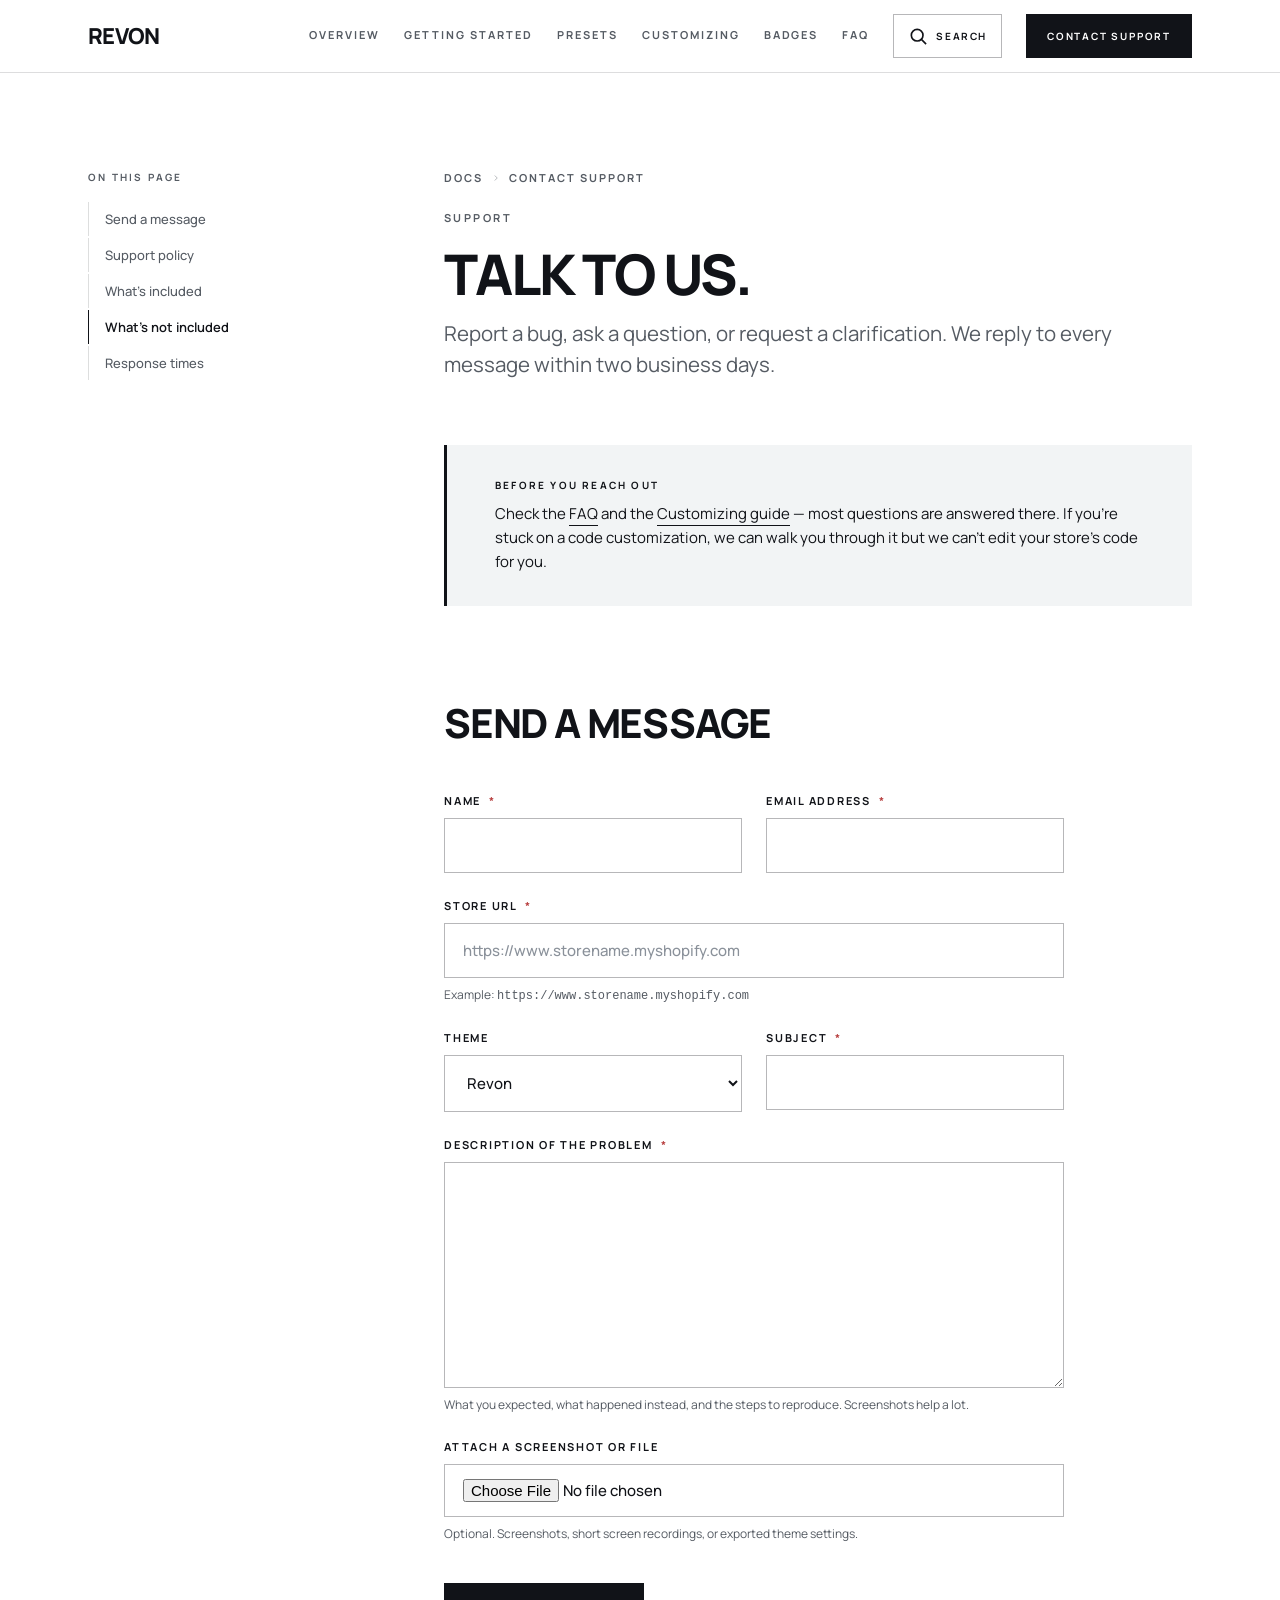
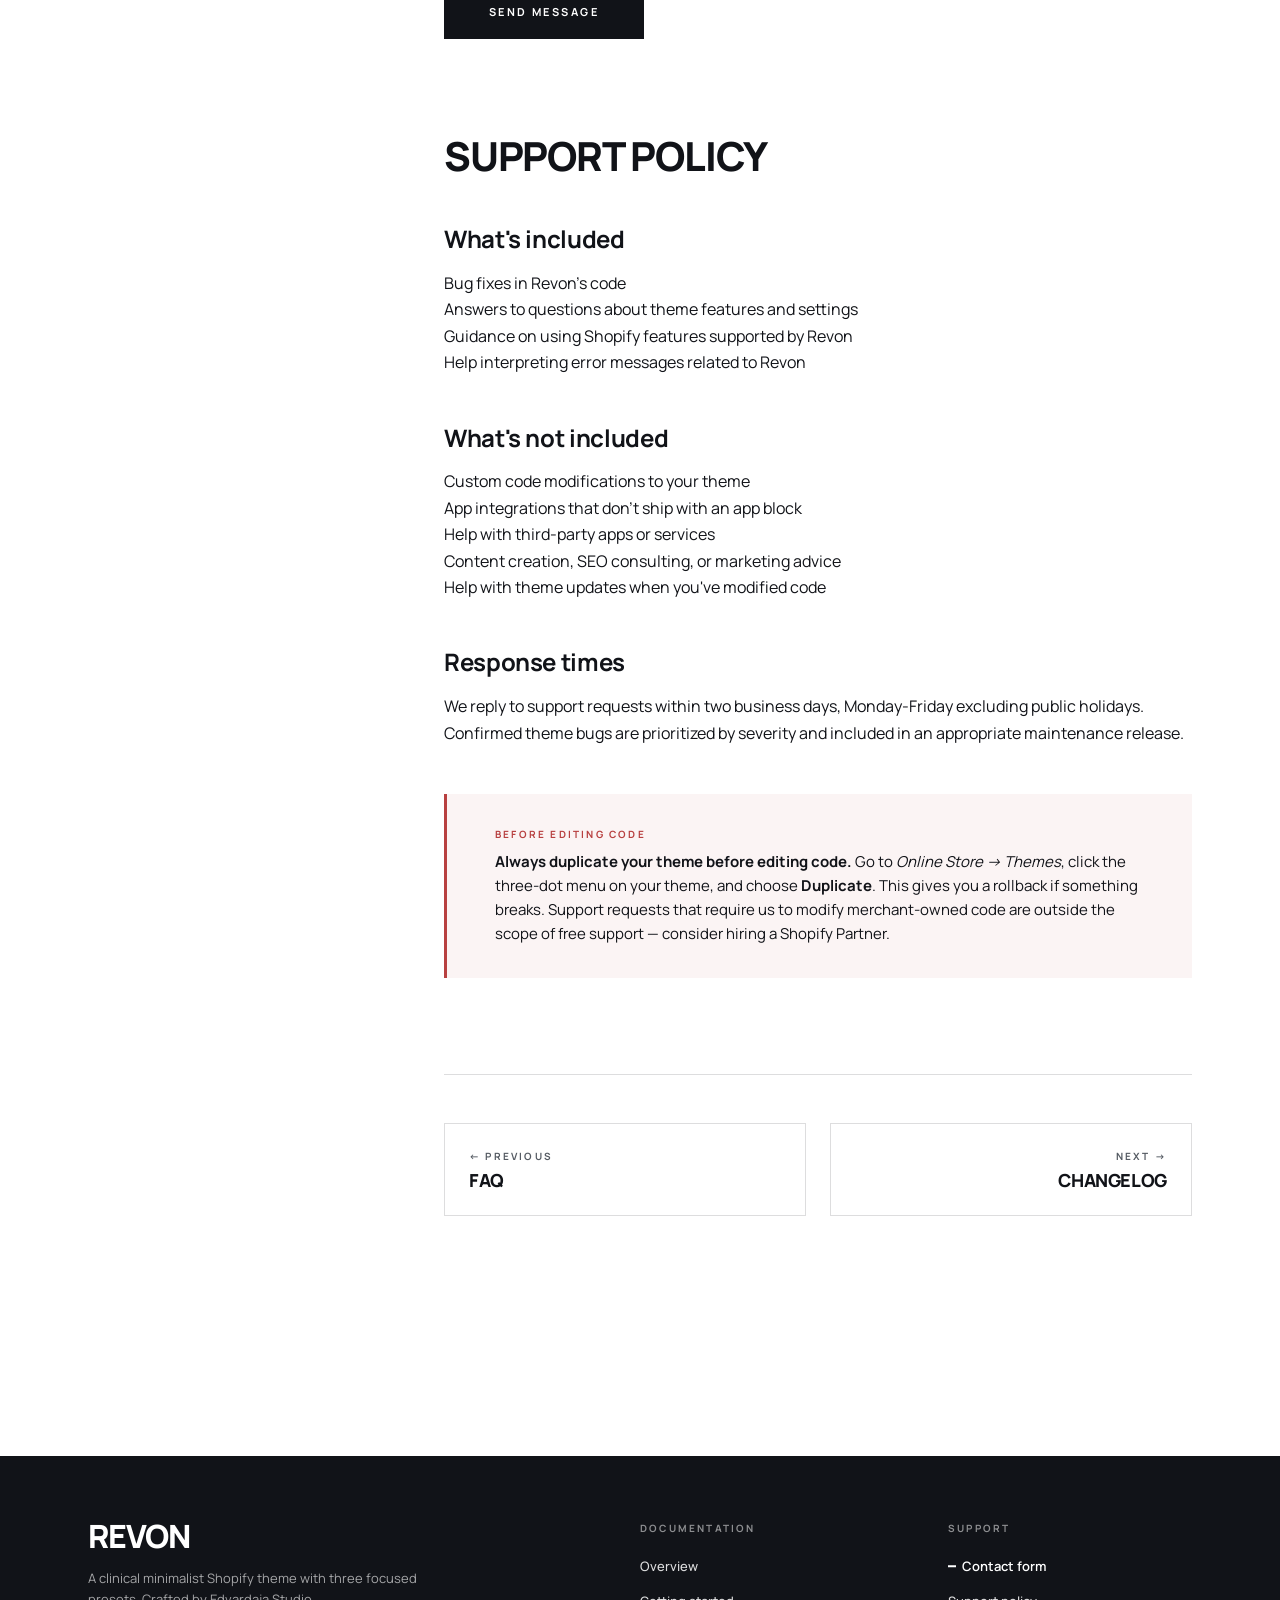
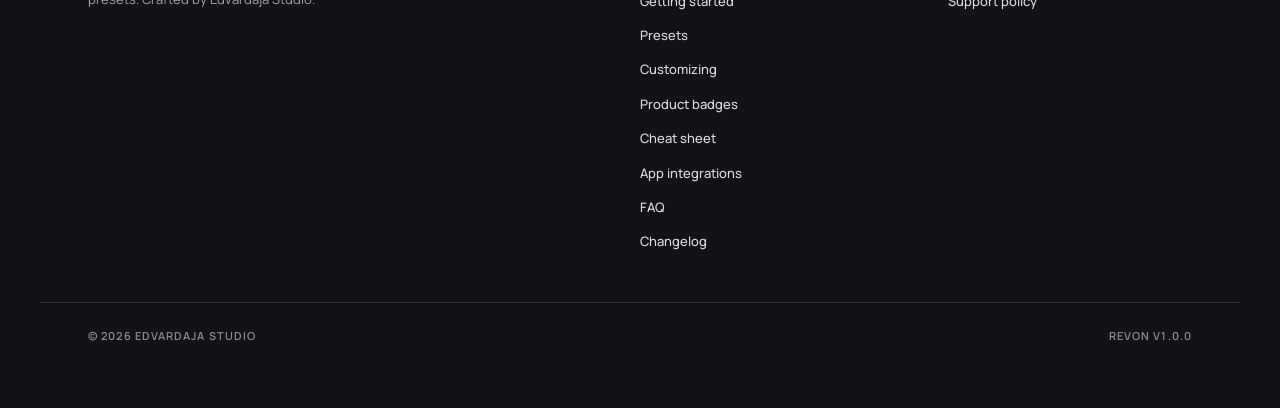
<file: support.html>
<!DOCTYPE html>
<html lang="en">
<head>
<meta charset="UTF-8">
<meta name="viewport" content="width=device-width, initial-scale=1.0">
<title>Contact support · Revon documentation</title>
<meta name="description" content="Contact the Revon theme support team. We reply within two business days.">
<link rel="icon" type="image/svg+xml" href="favicon.svg">
<link rel="preconnect" href="https://fonts.googleapis.com">
<link rel="preconnect" href="https://fonts.gstatic.com" crossorigin>
<link href="https://fonts.googleapis.com/css2?family=Manrope:wght@400;500;600;700;800&display=swap" rel="stylesheet">
<link rel="stylesheet" href="styles.css">
</head>
<body>
<a href="#main" class="skip-link">Skip to content</a>

<header class="site-header">
  <div class="site-header__inner">
    <a href="index.html" class="site-header__brand">Revon</a>
    <nav class="site-nav" aria-label="Documentation">
      <a href="index.html">Overview</a>
      <a href="getting-started.html">Getting started</a>
      <a href="presets.html">Presets</a>
      <a href="customizing.html">Customizing</a>
      <a href="badges.html">Badges</a>
      <a href="faq.html">FAQ</a>
    </nav>
    <button class="site-header__search-btn" type="button" data-search-open aria-label="Search documentation" title="Search documentation">
      <svg viewBox="0 0 24 24" fill="none" stroke="currentColor" stroke-width="2" stroke-linecap="square" aria-hidden="true"><circle cx="11" cy="11" r="7"/><line x1="16" y1="16" x2="21" y2="21"/></svg>
      <span class="site-header__search-label">Search</span>
    </button>
    <a href="support.html" class="site-header__cta" aria-current="page">Contact support</a>
    <button class="site-header__menu-btn" type="button" data-mobile-open aria-expanded="false" aria-controls="mobile-drawer" aria-label="Open menu">
      <svg viewBox="0 0 24 24" fill="none" stroke="currentColor" stroke-width="2" stroke-linecap="square"><line x1="3" y1="8" x2="21" y2="8"/><line x1="3" y1="16" x2="21" y2="16"/></svg>
    </button>
  </div>
</header>

<div class="mobile-drawer" id="mobile-drawer" aria-hidden="true" data-mobile-drawer inert>
  <div class="mobile-drawer__head">
    <button class="mobile-drawer__close" type="button" data-mobile-close aria-label="Close menu">
      <svg viewBox="0 0 24 24" fill="none" stroke="currentColor" stroke-width="2" stroke-linecap="square"><line x1="6" y1="6" x2="18" y2="18"/><line x1="18" y1="6" x2="6" y2="18"/></svg>
    </button>
  </div>
  <nav class="mobile-drawer__nav" aria-label="Mobile">
    <a href="index.html">Overview</a>
    <a href="getting-started.html">Getting started</a>
    <a href="presets.html">Presets</a>
    <a href="customizing.html">Customizing</a>
    <a href="badges.html">Product badges</a>
    <a href="cheatsheet.html">Cheat sheet</a>
    <a href="apps.html">App integrations</a>
    <a href="faq.html">FAQ</a>
    <a href="changelog.html">Changelog</a>
    <a href="support.html">Contact support</a>
  </nav>
</div>

<main id="main">
  <div class="doc-layout">

    <aside class="doc-sidebar" aria-label="On this page">
      <span class="doc-sidebar__label">On this page</span>
      <nav class="doc-sidebar__list" aria-label="Page sections">
        <a href="#form">Send a message</a>
        <a href="#support-policy">Support policy</a>
        <a href="#included">What's included</a>
        <a href="#excluded">What's not included</a>
        <a href="#response">Response times</a>
      </nav>
    </aside>

    <article class="doc-content reveal">
      <nav class="doc-content__breadcrumb" aria-label="Breadcrumb">
        <a href="index.html">Docs</a>
        <svg viewBox="0 0 24 24" fill="none" stroke="currentColor" stroke-width="2"><path d="M9 18l6-6-6-6"/></svg>
        <span>Contact support</span>
      </nav>

      <p class="eyebrow">Support</p>
      <h1 class="h1 doc-page-title">Talk to us.</h1>
      <p class="lead">Report a bug, ask a question, or request a clarification. We reply to every message within two business days.</p>

      <div class="callout">
        <span class="callout__label">Before you reach out</span>
        <p>Check the <a href="faq.html" class="inline-link">FAQ</a> and the <a href="customizing.html" class="inline-link">Customizing guide</a> — most questions are answered there. If you're stuck on a code customization, we can walk you through it but we can't edit your store's code for you.</p>
      </div>

      <h2 class="h2" id="form">Send a message</h2>

      <form class="form" data-support-form action="https://formspree.io/f/xjgljokn" method="POST" enctype="multipart/form-data">
        <input type="hidden" name="_subject" value="Revon theme support request">
        <input type="hidden" name="theme" value="Revon">
        <input type="text" name="_gotcha" tabindex="-1" autocomplete="off" hidden>

        <div class="form__row--pair form__row">
          <div class="form__row">
            <label class="form__label" for="name">Name <span class="req" aria-hidden="true">*</span></label>
            <input type="text" id="name" name="name" autocomplete="name" required>
          </div>
          <div class="form__row">
            <label class="form__label" for="email">Email address <span class="req" aria-hidden="true">*</span></label>
            <input type="email" id="email" name="email" autocomplete="email" required>
          </div>
        </div>

        <div class="form__row">
          <label class="form__label" for="store_url">Store URL <span class="req" aria-hidden="true">*</span></label>
          <input type="url" id="store_url" name="store_url" placeholder="https://www.storename.myshopify.com" required>
          <span class="form__hint">Example: <code>https://www.storename.myshopify.com</code></span>
        </div>

        <div class="form__row--pair form__row">
          <div class="form__row">
            <label class="form__label" for="theme_name">Theme</label>
            <select id="theme_name" name="theme_name">
              <option value="Revon" selected>Revon</option>
              <option value="Quiet Form">Quiet Form</option>
              <option value="Joinery">Joinery</option>
            </select>
          </div>
          <div class="form__row">
            <label class="form__label" for="subject">Subject <span class="req" aria-hidden="true">*</span></label>
            <input type="text" id="subject" name="subject" required>
          </div>
        </div>

        <div class="form__row">
          <label class="form__label" for="message">Description of the problem <span class="req" aria-hidden="true">*</span></label>
          <textarea id="message" name="message" rows="8" required></textarea>
          <span class="form__hint">What you expected, what happened instead, and the steps to reproduce. Screenshots help a lot.</span>
        </div>

        <div class="form__row">
          <label class="form__label" for="attachment">Attach a screenshot or file</label>
          <input type="file" id="attachment" name="attachment" accept="image/*,.pdf,.zip">
          <span class="form__hint">Optional. Screenshots, short screen recordings, or exported theme settings.</span>
        </div>

        <button type="submit" class="form__submit">Send message</button>

        <div class="form__success" data-form-success hidden>
          Thanks — we've received your message and will reply within two business days.
        </div>
        <div class="form__error" data-form-error hidden>
          Something went wrong sending your message. Please refresh the page and try again.
        </div>
      </form>

      <h2 class="h2" id="support-policy">Support policy</h2>

      <h3 class="h3" id="included">What's included</h3>
      <ul class="prose">
        <li>Bug fixes in Revon's code</li>
        <li>Answers to questions about theme features and settings</li>
        <li>Guidance on using Shopify features supported by Revon</li>
        <li>Help interpreting error messages related to Revon</li>
      </ul>

      <h3 class="h3" id="excluded">What's not included</h3>
      <ul class="prose">
        <li>Custom code modifications to your theme</li>
        <li>App integrations that don't ship with an app block</li>
        <li>Help with third-party apps or services</li>
        <li>Content creation, SEO consulting, or marketing advice</li>
        <li>Help with theme updates when you've modified code</li>
      </ul>

      <h3 class="h3" id="response">Response times</h3>
      <p class="prose">
        We reply to support requests within two business days, Monday-Friday excluding public holidays. Confirmed theme bugs are prioritized by severity and included in an appropriate maintenance release.
      </p>

      <div class="callout callout--warn">
        <span class="callout__label">Before editing code</span>
        <p><strong>Always duplicate your theme before editing code.</strong> Go to <em>Online Store → Themes</em>, click the three-dot menu on your theme, and choose <strong>Duplicate</strong>. This gives you a rollback if something breaks. Support requests that require us to modify merchant-owned code are outside the scope of free support — consider hiring a <a href="https://www.shopify.com/partners/directory">Shopify Partner</a>.</p>
      </div>

      <div class="pager">
        <a href="faq.html" class="pager--prev">
          <span class="pager__label">← Previous</span>
          <span class="pager__title">FAQ</span>
        </a>
        <a href="changelog.html" class="pager--next">
          <span class="pager__label">Next →</span>
          <span class="pager__title">Changelog</span>
        </a>
      </div>
    </article>
  </div>
</main>

<footer class="site-footer">
  <div class="site-footer__inner">
    <div>
      <div class="site-footer__brand">Revon</div>
      <p class="site-footer__tagline">A clinical minimalist Shopify theme with three focused presets. Crafted by Edvardaja Studio.</p>
    </div>
    <div>
      <div class="site-footer__col-label">Documentation</div>
      <ul class="site-footer__list">
        <li><a href="index.html">Overview</a></li>
        <li><a href="getting-started.html">Getting started</a></li>
        <li><a href="presets.html">Presets</a></li>
        <li><a href="customizing.html">Customizing</a></li>
        <li><a href="badges.html">Product badges</a></li>
        <li><a href="cheatsheet.html">Cheat sheet</a></li>
        <li><a href="apps.html">App integrations</a></li>
        <li><a href="faq.html">FAQ</a></li>
        <li><a href="changelog.html">Changelog</a></li>
      </ul>
    </div>
    <div>
      <div class="site-footer__col-label">Support</div>
      <ul class="site-footer__list">
        <li><a href="support.html" aria-current="page">Contact form</a></li>
        <li><a href="support.html#support-policy">Support policy</a></li>
      </ul>
    </div>
  </div>
  <div class="site-footer__bottom">
    <span>© 2026 Edvardaja Studio</span>
    <span>Revon v1.0.0</span>
  </div>
</footer>

<script src="scripts.js" defer></script>
</body>
</html>
</file>
<file: styles.css>
@charset "UTF-8";
:root {
  
  --color-dark: #111318;
  --color-muted: #555b63;
  --color-faint: #8a919a;
  --color-warm: #ffffff;
  --color-card: #f2f4f5;
  --color-white: #ffffff;
  --color-black: #08090c;
  --color-accent: #006b5d;
  --color-border: rgba(17, 19, 24, 0.14);
  --color-border-strong: rgba(17, 19, 24, 0.3);
  --color-overlay: rgba(17, 19, 24, 0.55);
  --color-success: #14734f;
  --color-error: #b84040;

  
  --font-body: 'Manrope', -apple-system, BlinkMacSystemFont, 'Segoe UI', sans-serif;
  --fw-regular: 400;
  --fw-medium: 500;
  --fw-semibold: 600;
  --fw-bold: 700;
  --fw-extrabold: 800;

  
  --space-xs: 4px;
  --space-sm: 8px;
  --space-md: 16px;
  --space-lg: 24px;
  --space-xl: 32px;
  --space-2xl: 48px;
  --space-3xl: 64px;
  --space-4xl: 96px;
  --space-5xl: 128px;

  
  --content-width: 760px;
  --wide-width: 1200px;
  --sidebar-width: 260px;
  --header-height: 72px;

  
  --ease-out: cubic-bezier(0.16, 1, 0.3, 1);
  --ease-in-out: cubic-bezier(0.65, 0, 0.35, 1);
  --duration-fast: 0.2s;
  --duration-normal: 0.35s;
  --duration-slow: 0.6s;
}

*, *::before, *::after {
  margin: 0;
  padding: 0;
  box-sizing: border-box;
}

html {
  font-size: 16px;
  scroll-behavior: smooth;
  scroll-padding-top: calc(var(--header-height) + 24px);
  -webkit-font-smoothing: antialiased;
  -moz-osx-font-smoothing: grayscale;
  text-rendering: optimizeLegibility;
}

body {
  font-family: var(--font-body);
  font-weight: var(--fw-regular);
  color: var(--color-dark);
  background: var(--color-warm);
  line-height: 1.65;
  min-height: 100vh;
  display: flex;
  flex-direction: column;
  -webkit-text-size-adjust: 100%;
  overflow-x: hidden;
}

img, svg, video {
  display: block;
  max-width: 100%;
}

a {
  color: inherit;
  text-decoration: none;
}

button {
  font-family: inherit;
  cursor: pointer;
  border: none;
  background: none;
  color: inherit;
}

ul, ol { list-style: none; }

input, textarea, select {
  font-family: inherit;
  font-size: inherit;
  color: inherit;
}

::selection {
  background: var(--color-dark);
  color: var(--color-warm);
}

:focus-visible {
  outline: 2px solid var(--color-dark);
  outline-offset: 3px;
}

.sr-only {
  position: absolute;
  width: 1px;
  height: 1px;
  padding: 0;
  margin: -1px;
  overflow: hidden;
  clip: rect(0, 0, 0, 0);
  white-space: nowrap;
  border: 0;
}

.skip-link {
  position: absolute;
  top: -100px;
  left: var(--space-md);
  background: var(--color-dark);
  color: var(--color-warm);
  padding: 12px 20px;
  z-index: 1000;
  font-size: 12px;
  font-weight: var(--fw-bold);
  text-transform: uppercase;
  letter-spacing: 0.12em;
  transition: top var(--duration-fast) var(--ease-out);
}

.skip-link:focus { top: var(--space-md); }

.eyebrow {
  display: inline-block;
  font-size: 11px;
  font-weight: var(--fw-bold);
  letter-spacing: 0.22em;
  text-transform: uppercase;
  color: var(--color-muted);
  line-height: 1;
}

.display {
  font-size: clamp(48px, 8vw, 104px);
  font-weight: var(--fw-extrabold);
  letter-spacing: -0.04em;
  line-height: 0.92;
  text-transform: uppercase;
  color: var(--color-dark);
}

.h1 {
  font-size: clamp(36px, 5vw, 56px);
  font-weight: var(--fw-extrabold);
  letter-spacing: -0.035em;
  line-height: 1;
  text-transform: uppercase;
  color: var(--color-dark);
}

.h2 {
  font-size: clamp(28px, 3.4vw, 40px);
  font-weight: var(--fw-extrabold);
  letter-spacing: -0.03em;
  line-height: 1.05;
  text-transform: uppercase;
  color: var(--color-dark);
  margin-top: var(--space-4xl);
  margin-bottom: var(--space-lg);
  scroll-margin-top: calc(var(--header-height) + 32px);
}

.h2:first-child { margin-top: 0; }

.h3 {
  font-size: clamp(20px, 2vw, 24px);
  font-weight: var(--fw-bold);
  letter-spacing: -0.015em;
  line-height: 1.2;
  color: var(--color-dark);
  margin-top: var(--space-2xl);
  margin-bottom: var(--space-md);
  scroll-margin-top: calc(var(--header-height) + 32px);
}

.h4 {
  font-size: 17px;
  font-weight: var(--fw-bold);
  letter-spacing: -0.01em;
  line-height: 1.3;
  color: var(--color-dark);
  margin-top: var(--space-xl);
  margin-bottom: var(--space-sm);
}

.lead {
  font-size: clamp(18px, 1.6vw, 21px);
  line-height: 1.55;
  color: var(--color-muted);
  font-weight: var(--fw-regular);
  max-width: 62ch;
}

.prose p,
.prose ul,
.prose ol {
  font-size: 16px;
  line-height: 1.72;
  color: var(--color-dark);
  margin-bottom: var(--space-md);
  max-width: 68ch;
}

.prose ul,
.prose ol {
  padding-left: 0;
  list-style: none;
}

.prose ul li,
.prose ol li {
  position: relative;
  padding-left: 28px;
  margin-bottom: 8px;
}

.prose ul li::before {
  content: "";
  position: absolute;
  left: 4px;
  top: 12px;
  width: 10px;
  height: 1.5px;
  background: var(--color-dark);
}

.prose ol {
  counter-reset: list;
}

.prose ol li {
  counter-increment: list;
}

.prose ol li::before {
  content: counter(list, decimal-leading-zero);
  position: absolute;
  left: 0;
  top: 0;
  font-size: 12px;
  font-weight: var(--fw-bold);
  color: var(--color-muted);
  letter-spacing: 0.05em;
}

.prose a {
  color: var(--color-dark);
  border-bottom: 1.5px solid var(--color-dark);
  padding-bottom: 1px;
  transition: color var(--duration-fast) var(--ease-out),
              border-color var(--duration-fast) var(--ease-out);
}

.prose a:hover {
  color: var(--color-muted);
  border-color: var(--color-muted);
}

.prose strong { font-weight: var(--fw-bold); }

.prose code {
  font-family: 'SF Mono', Monaco, Consolas, 'Courier New', monospace;
  font-size: 0.88em;
  padding: 2px 7px;
  background: var(--color-card);
  color: var(--color-dark);
  border: 1px solid var(--color-border);
  white-space: nowrap;
}

.prose pre {
  background: var(--color-black);
  color: #e8e8e4;
  padding: var(--space-lg);
  margin: var(--space-lg) 0;
  overflow-x: auto;
  font-size: 13px;
  line-height: 1.7;
  font-family: 'SF Mono', Monaco, Consolas, monospace;
  position: relative;
  border-left: 3px solid var(--color-dark);
}

.prose pre code {
  background: transparent;
  border: 0;
  padding: 0;
  white-space: pre;
  font-size: inherit;
  color: inherit;
}

.prose hr {
  border: 0;
  border-top: 1px solid var(--color-border);
  margin: var(--space-3xl) 0;
}

.site-header {
  position: sticky;
  top: 0;
  z-index: 50;
  background: rgba(255, 255, 255, 0.92);
  backdrop-filter: saturate(180%) blur(14px);
  -webkit-backdrop-filter: saturate(180%) blur(14px);
  border-bottom: 1px solid var(--color-border);
}

.site-header__inner {
  max-width: var(--wide-width);
  margin: 0 auto;
  padding: 0 var(--space-2xl);
  height: var(--header-height);
  display: flex;
  align-items: center;
  gap: var(--space-lg);
}

.site-header__brand {
  font-size: 22px;
  font-weight: var(--fw-extrabold);
  letter-spacing: -0.03em;
  text-transform: uppercase;
  color: var(--color-dark);
  line-height: 1;
  display: flex;
  align-items: center;
  gap: 10px;
  transition: opacity var(--duration-fast) var(--ease-out);
}

.site-header__brand:hover { opacity: 0.7; }

.site-nav {
  display: flex;
  gap: var(--space-lg);
  margin-left: auto;
}

.site-nav a {
  font-size: 11px;
  font-weight: var(--fw-bold);
  letter-spacing: 0.18em;
  text-transform: uppercase;
  color: var(--color-muted);
  padding: 4px 0;
  white-space: nowrap;
  border-bottom: 1.5px solid transparent;
  transition: color var(--duration-fast) var(--ease-out),
              border-color var(--duration-fast) var(--ease-out);
}

.site-nav a:hover,
.site-nav a:focus-visible,
.site-nav a[aria-current="page"] {
  color: var(--color-dark);
  border-bottom-color: var(--color-dark);
}

.site-header__cta {
  display: inline-flex;
  min-height: 44px;
  padding: 0 20px;
  align-items: center;
  justify-content: center;
  font-size: 10px;
  font-weight: var(--fw-bold);
  letter-spacing: 0.18em;
  text-transform: uppercase;
  background: var(--color-dark);
  color: var(--color-warm);
  border: 1.5px solid var(--color-dark);
  line-height: 1;
  white-space: nowrap;
  transition: background var(--duration-fast) var(--ease-out),
              color var(--duration-fast) var(--ease-out);
}

.site-header__cta:hover {
  background: transparent;
  color: var(--color-dark);
}

.site-header__search-btn {
  flex: 0 0 auto;
  height: 44px;
  display: flex;
  align-items: center;
  justify-content: center;
  gap: var(--space-sm);
  padding: 0 14px;
  border: 1px solid var(--color-border-strong);
  background: var(--color-white);
  transition: border-color var(--duration-fast) var(--ease-out),
              background var(--duration-fast) var(--ease-out),
              color var(--duration-fast) var(--ease-out);
}

.site-header__search-btn:hover,
.site-header__search-btn:focus-visible {
  border-color: var(--color-dark);
  background: var(--color-dark);
  color: var(--color-warm);
}

.site-header__search-btn svg { width: 20px; height: 20px; }

.site-header__search-label {
  font-size: 10px;
  font-weight: var(--fw-bold);
  letter-spacing: 0.16em;
  line-height: 1;
  text-transform: uppercase;
}

.site-header__menu-btn {
  display: none;
  width: 44px;
  height: 44px;
  margin-left: auto;
  align-items: center;
  justify-content: center;
  padding: 0;
}

.site-header__menu-btn svg { width: 22px; height: 22px; }

@media (max-width: 1100px) {
  .site-header__inner { padding: 0 var(--space-lg); gap: var(--space-md); }
  .site-nav, .site-header__cta { display: none; }
  .site-header__search-btn {
    flex-basis: 44px;
    width: 44px;
    margin-left: auto;
    padding: 0;
  }
  .site-header__search-label { display: none; }
  .site-header__menu-btn { display: flex; }
  .site-header__menu-btn { margin-left: 0; }
}

.mobile-drawer {
  position: fixed;
  inset: 0;
  z-index: 60;
  background: var(--color-warm);
  padding: var(--space-2xl) var(--space-lg);
  transform: translateX(100%);
  transition: transform var(--duration-normal) var(--ease-out);
  overflow-y: auto;
}

.mobile-drawer[aria-hidden="false"] { transform: translateX(0); }

.mobile-drawer__head {
  display: flex;
  justify-content: flex-end;
  margin-bottom: var(--space-2xl);
}

.mobile-drawer__close {
  width: 44px;
  height: 44px;
  display: flex;
  align-items: center;
  justify-content: center;
}

.mobile-drawer__close svg { width: 24px; height: 24px; }

.mobile-drawer__nav {
  display: flex;
  flex-direction: column;
  gap: 0;
}

.mobile-drawer__nav a {
  font-size: 24px;
  font-weight: var(--fw-extrabold);
  letter-spacing: -0.02em;
  text-transform: uppercase;
  color: var(--color-dark);
  padding: var(--space-md) 0;
  border-bottom: 1px solid var(--color-border);
}

.mobile-drawer__nav a:last-child { border-bottom: none; }

.search-layer {
  position: fixed;
  inset: 0;
  z-index: 100;
  background: rgba(250, 248, 245, 0.96);
  -webkit-backdrop-filter: blur(14px);
  backdrop-filter: blur(14px);
  overflow-y: auto;
  overscroll-behavior: contain;
}

.search-layer[hidden] { display: none; }

.search-layer__backdrop {
  position: absolute;
  inset: 0;
  background: transparent;
}

.search-dialog {
  position: relative;
  width: min(640px, calc(100% - 48px));
  margin: 0 auto;
  padding: min(14vh, 140px) 0 var(--space-3xl);
}

.search-dialog__head {
  display: flex;
  align-items: center;
  gap: var(--space-md);
  padding-bottom: var(--space-lg);
}

.search-dialog__title {
  flex: 1;
  font-size: 10px;
  font-weight: var(--fw-bold);
  line-height: 1.2;
  letter-spacing: 0.22em;
  text-transform: uppercase;
  color: var(--color-muted);
}

.search-dialog__close {
  flex: 0 0 36px;
  width: 36px;
  height: 36px;
  display: flex;
  align-items: center;
  justify-content: center;
  border: 0;
  background: transparent;
  color: var(--color-muted);
  transition: color var(--duration-fast) var(--ease-out);
}

.search-dialog__close:hover,
.search-dialog__close:focus-visible {
  color: var(--color-dark);
}

.search-dialog__close svg { width: 20px; height: 20px; }

.search-form {
  position: relative;
  display: flex;
  align-items: center;
  border-bottom: 2px solid var(--color-dark);
}

.search-form__icon {
  position: absolute;
  left: 0;
  width: 20px;
  height: 20px;
  color: var(--color-muted);
  pointer-events: none;
}

.search-form__input {
  width: 100%;
  min-height: 60px;
  padding: var(--space-sm) 0 var(--space-sm) 36px;
  border: 0;
  border-radius: 0;
  background: transparent;
  font-size: 22px;
  font-weight: var(--fw-bold);
  line-height: 1.4;
  color: var(--color-dark);
}

.search-form__input::placeholder { color: var(--color-faint); }

.search-form__input:focus { outline: none; }

.search-form__input::-webkit-search-cancel-button,
.search-form__input::-webkit-search-decoration {
  -webkit-appearance: none;
  appearance: none;
}

.search-dialog__status {
  min-height: 0;
  padding: 14px 0;
  color: var(--color-faint);
  font-size: 10px;
  font-weight: var(--fw-bold);
  letter-spacing: 0.16em;
  line-height: 1.5;
  text-transform: uppercase;
}

.search-results {
  overflow: visible;
}

.search-result {
  border-bottom: 1px solid var(--color-border);
}

.search-result:first-child { border-top: 1px solid var(--color-border); }

.search-result__link {
  display: grid;
  grid-template-columns: 1fr 20px;
  gap: var(--space-lg);
  padding: var(--space-md) 0;
  transition: opacity var(--duration-fast) var(--ease-out);
}

.search-result__link:hover,
.search-result__link:focus-visible {
  opacity: 0.6;
}

.search-result__title {
  display: block;
  margin-bottom: var(--space-xs);
  font-size: 14px;
  font-weight: var(--fw-extrabold);
  line-height: 1.35;
  text-transform: uppercase;
}

.search-result__snippet {
  display: block;
  color: var(--color-muted);
  font-size: 14px;
  line-height: 1.6;
}

.search-result__arrow {
  width: 18px;
  height: 18px;
  margin-top: 2px;
}

.search-dialog__empty {
  padding: var(--space-2xl) 0;
  color: var(--color-muted);
}

@media (max-width: 600px) {
  .search-dialog {
    width: calc(100% - 40px);
    padding-top: var(--space-2xl);
  }
  .search-form__input { min-height: 52px; font-size: 16px; }
}

main { flex: 1; }

.container {
  max-width: var(--wide-width);
  margin: 0 auto;
  padding: 0 var(--space-2xl);
}

.container-narrow {
  max-width: var(--content-width);
  margin: 0 auto;
  padding: 0 var(--space-lg);
}

@media (max-width: 749px) {
  .container { padding: 0 var(--space-lg); }
}

.doc-layout {
  max-width: var(--wide-width);
  margin: 0 auto;
  padding: var(--space-4xl) var(--space-2xl) var(--space-4xl);
  display: grid;
  grid-template-columns: var(--sidebar-width) 1fr;
  gap: var(--space-4xl);
}

@media (max-width: 1024px) {
  .doc-layout {
    grid-template-columns: 1fr;
    padding: var(--space-3xl) var(--space-lg);
    gap: var(--space-xl);
  }
}

@media (max-width: 749px) {
  .doc-layout {
    padding-top: var(--space-2xl);
    gap: var(--space-lg);
  }
}

.doc-sidebar {
  position: sticky;
  top: calc(var(--header-height) + var(--space-xl));
  align-self: start;
  max-height: calc(100vh - var(--header-height) - var(--space-2xl));
  overflow-y: auto;
  padding-right: var(--space-md);
}

@media (max-width: 1024px) {
  .doc-sidebar {
    position: sticky;
    top: var(--header-height);
    z-index: 30;
    max-height: none;
    overflow-x: auto;
    overflow-y: hidden;
    padding: 10px 0;
    border-bottom: 1px solid var(--color-border);
    background: rgba(255, 255, 255, 0.96);
    -webkit-backdrop-filter: blur(10px);
    backdrop-filter: blur(10px);
    scrollbar-width: thin;
    overscroll-behavior-x: contain;
  }

}

.doc-sidebar__label {
  display: block;
  font-size: 10px;
  font-weight: var(--fw-bold);
  letter-spacing: 0.22em;
  text-transform: uppercase;
  color: var(--color-muted);
  margin-bottom: var(--space-md);
}

.doc-sidebar__list {
  display: flex;
  flex-direction: column;
  gap: 2px;
}

.doc-sidebar__list a {
  font-size: 13px;
  font-weight: var(--fw-medium);
  color: var(--color-muted);
  padding: 8px 0 8px 16px;
  border-left: 1.5px solid var(--color-border);
  line-height: 1.4;
  transition: color var(--duration-fast) var(--ease-out),
              border-color var(--duration-fast) var(--ease-out);
}

.doc-sidebar__list a:hover,
.doc-sidebar__list a.is-active {
  color: var(--color-dark);
  border-left-color: var(--color-dark);
  font-weight: var(--fw-semibold);
}

@media (max-width: 1024px) {
  .doc-sidebar__label {
    display: none;
  }

  .doc-sidebar__list {
    width: max-content;
    max-width: none;
    flex-direction: row;
    gap: var(--space-lg);
  }

  .doc-sidebar__list a {
    min-height: 40px;
    padding: 10px 0 8px;
    border-left: 0;
    border-bottom: 1.5px solid transparent;
    white-space: nowrap;
  }

  .doc-sidebar__list a:hover,
  .doc-sidebar__list a.is-active {
    border-left-color: transparent;
    border-bottom-color: var(--color-dark);
  }
}

.doc-content {
  min-width: 0;
}

.doc-content__breadcrumb {
  display: flex;
  align-items: center;
  gap: 8px;
  font-size: 11px;
  font-weight: var(--fw-bold);
  letter-spacing: 0.18em;
  text-transform: uppercase;
  color: var(--color-muted);
  margin-bottom: var(--space-md);
}

.doc-content__breadcrumb a {
  color: var(--color-muted);
  transition: color var(--duration-fast) var(--ease-out);
}

.doc-content__breadcrumb a:hover { color: var(--color-dark); }

.doc-content__breadcrumb svg {
  width: 10px;
  height: 10px;
  opacity: 0.5;
}

.doc-content .lead { margin-top: var(--space-md); }

.doc-page-title {
  margin-top: var(--space-md);
}

.doc-content > .lead + * { margin-top: var(--space-3xl); }

.hero {
  padding: var(--space-3xl) 0 var(--space-4xl);
  position: relative;
  overflow: hidden;
}

.hero__inner {
  max-width: var(--wide-width);
  margin: 0 auto;
  padding: 0 var(--space-2xl);
  position: relative;
}

@media (max-width: 749px) {
  .hero { padding: var(--space-2xl) 0 var(--space-3xl); }
  .hero__inner { padding: 0 var(--space-lg); }
}

.hero__eyebrow {
  margin-bottom: var(--space-lg);
  color: var(--color-muted);
}

.hero__eyebrow-dot {
  display: inline-block;
  width: 7px;
  height: 7px;
  background: var(--color-dark);
  border-radius: 50%;
  margin-right: 12px;
  vertical-align: middle;
  animation: hero-pulse 2.4s var(--ease-in-out) infinite;
}

@keyframes hero-pulse {
  0%, 100% { opacity: 1; transform: scale(1); }
  50% { opacity: 0.4; transform: scale(0.85); }
}

.hero__heading {
  max-width: 12ch;
}

.hero__lead {
  margin-top: var(--space-xl);
  max-width: 52ch;
}

.hero__actions {
  margin-top: var(--space-2xl);
  display: flex;
  flex-wrap: wrap;
  gap: var(--space-md);
}

.hero__meta {
  margin-top: var(--space-3xl);
  display: grid;
  grid-template-columns: repeat(4, 1fr);
  gap: var(--space-lg);
  padding-top: var(--space-xl);
  border-top: 1px solid var(--color-border);
  max-width: 820px;
}

@media (max-width: 749px) {
  .hero__meta { grid-template-columns: repeat(2, 1fr); gap: var(--space-md); }
}

.hero__meta-item {
  display: flex;
  flex-direction: column;
  gap: 6px;
}

.hero__meta-value {
  font-size: 22px;
  font-weight: var(--fw-extrabold);
  letter-spacing: -0.02em;
  color: var(--color-dark);
}

.hero__meta-label {
  font-size: 10px;
  font-weight: var(--fw-bold);
  letter-spacing: 0.18em;
  text-transform: uppercase;
  color: var(--color-muted);
}

.btn {
  display: inline-flex;
  align-items: center;
  justify-content: center;
  gap: 10px;
  padding: 16px 30px;
  font-family: var(--font-body);
  font-size: 11px;
  font-weight: var(--fw-bold);
  letter-spacing: 0.18em;
  text-transform: uppercase;
  line-height: 1;
  cursor: pointer;
  white-space: nowrap;
  transition: background var(--duration-fast) var(--ease-out),
              color var(--duration-fast) var(--ease-out),
              border-color var(--duration-fast) var(--ease-out),
              opacity var(--duration-fast) var(--ease-out);
}

.btn--primary {
  background: var(--color-dark);
  color: var(--color-warm);
  border: 1.5px solid var(--color-dark);
}

.btn--primary:hover,
.btn--primary:focus-visible {
  background: transparent;
  color: var(--color-dark);
}

.btn--secondary {
  background: transparent;
  color: var(--color-dark);
  border: 1.5px solid var(--color-dark);
}

.btn--secondary:hover,
.btn--secondary:focus-visible {
  background: var(--color-dark);
  color: var(--color-warm);
}

.btn--arrow::after {
  content: "\2192";
  font-size: 14px;
  letter-spacing: 0;
  transition: transform var(--duration-fast) var(--ease-out);
}

.btn--arrow:hover::after { transform: translateX(4px); }

.section {
  padding: var(--space-4xl) 0;
}

.section-head {
  max-width: var(--wide-width);
  margin: 0 auto var(--space-3xl);
  padding: 0 var(--space-2xl);
  display: flex;
  align-items: flex-end;
  justify-content: space-between;
  gap: var(--space-xl);
  flex-wrap: wrap;
}

@media (max-width: 749px) {
  .section-head {
    padding: 0 var(--space-lg);
    margin-bottom: var(--space-2xl);
  }
}

.section-head__title .eyebrow { margin-bottom: var(--space-md); }
.section-head__title .h2 { margin-top: 0; margin-bottom: 0; }

.feature-grid {
  max-width: var(--wide-width);
  margin: 0 auto;
  padding: 0 var(--space-2xl);
  display: grid;
  grid-template-columns: repeat(3, 1fr);
  gap: 0;
  border-top: 1px solid var(--color-border);
  border-left: 1px solid var(--color-border);
}

@media (max-width: 1024px) { .feature-grid { grid-template-columns: repeat(2, 1fr); } }
@media (max-width: 600px) {
  .feature-grid {
    grid-template-columns: 1fr;
    padding: 0 var(--space-lg);
  }
}

.feature-card {
  display: flex;
  flex-direction: column;
  gap: var(--space-md);
  padding: var(--space-2xl);
  background: var(--color-warm);
  border-right: 1px solid var(--color-border);
  border-bottom: 1px solid var(--color-border);
  transition: background var(--duration-normal) var(--ease-out);
  position: relative;
}

.feature-card:hover { background: var(--color-card); }

.feature-card__num {
  font-size: 10px;
  font-weight: var(--fw-bold);
  letter-spacing: 0.22em;
  color: var(--color-muted);
  text-transform: uppercase;
}

.feature-card__title {
  font-size: 20px;
  font-weight: var(--fw-extrabold);
  letter-spacing: -0.02em;
  text-transform: uppercase;
  color: var(--color-dark);
  line-height: 1.1;
}

.feature-card__body {
  font-size: 14px;
  line-height: 1.65;
  color: var(--color-muted);
}

.feature-card__link {
  margin-top: auto;
  padding-top: var(--space-md);
  font-size: 11px;
  font-weight: var(--fw-bold);
  letter-spacing: 0.18em;
  text-transform: uppercase;
  color: var(--color-dark);
  display: inline-flex;
  align-items: center;
  gap: 8px;
}

.feature-card__link::after {
  content: "\2192";
  transition: transform var(--duration-fast) var(--ease-out);
}

.feature-card:hover .feature-card__link::after { transform: translateX(4px); }

.feature-card::before {
  content: "";
  position: absolute;
  left: 0;
  top: 0;
  width: 0;
  height: 3px;
  background: var(--color-dark);
  transition: width var(--duration-normal) var(--ease-out);
}

.feature-card:hover::before { width: 100%; }

.callout {
  margin: var(--space-2xl) 0;
  padding: var(--space-xl) var(--space-2xl);
  background: var(--color-card);
  border-left: 3px solid var(--color-dark);
  position: relative;
}

.callout__label {
  display: block;
  font-size: 10px;
  font-weight: var(--fw-bold);
  letter-spacing: 0.22em;
  text-transform: uppercase;
  color: var(--color-dark);
  margin-bottom: 8px;
}

.callout p {
  font-size: 15px;
  line-height: 1.6;
  color: var(--color-dark);
  margin: 0;
}

.callout p + p { margin-top: 10px; }

.inline-link {
  color: var(--color-dark);
  border-bottom: 1.5px solid var(--color-dark);
  padding-bottom: 1px;
}

.inline-link:hover,
.inline-link:focus-visible {
  color: var(--color-muted);
  border-bottom-color: var(--color-muted);
}

.callout--warn {
  background: rgba(184, 64, 64, 0.06);
  border-left-color: var(--color-error);
}

.callout--warn .callout__label { color: var(--color-error); }

.stat-strip {
  display: flex;
  flex-wrap: wrap;
  gap: var(--space-lg);
  padding: var(--space-xl) 0;
  border-top: 1px solid var(--color-border);
  border-bottom: 1px solid var(--color-border);
  margin: var(--space-2xl) 0;
}

.stat-strip__item {
  flex: 1 1 140px;
}

.stat-strip__value {
  font-size: 32px;
  font-weight: var(--fw-extrabold);
  letter-spacing: -0.03em;
  color: var(--color-dark);
  line-height: 1;
}

.stat-strip__label {
  margin-top: 6px;
  font-size: 11px;
  font-weight: var(--fw-semibold);
  color: var(--color-muted);
  letter-spacing: 0.08em;
  text-transform: uppercase;
}

.built-in__title {
  margin-top: var(--space-md);
}

.built-in__lead {
  max-width: 68ch;
  margin-top: var(--space-md);
}

.built-in-grid {
  display: grid;
  grid-template-columns: repeat(2, minmax(0, 1fr));
  margin-top: var(--space-2xl);
  border-top: 1px solid var(--color-border-strong);
  border-left: 1px solid var(--color-border-strong);
}

.built-in-group {
  min-width: 0;
  padding: var(--space-xl);
  border-right: 1px solid var(--color-border-strong);
  border-bottom: 1px solid var(--color-border-strong);
  background: var(--color-white);
  transition: background var(--duration-fast) var(--ease-out);
}

.built-in-group:hover {
  background: var(--color-card);
}

.built-in-group__head {
  display: grid;
  grid-template-columns: 28px minmax(0, 1fr);
  gap: var(--space-md);
  align-items: start;
}

.built-in-group__head > span {
  color: var(--color-faint);
  font-size: 10px;
  font-weight: var(--fw-bold);
  line-height: 1.5;
}

.built-in-group__head h3 {
  margin: 0;
  color: var(--color-dark);
  font-size: 16px;
  font-weight: var(--fw-extrabold);
  letter-spacing: 0;
  line-height: 1.25;
  text-transform: uppercase;
}

.built-in-group__list {
  margin-top: var(--space-lg);
  border-top: 1px solid var(--color-border);
}

.built-in-group__list li {
  padding: 14px 0;
  border-bottom: 1px solid var(--color-border);
}

.built-in-group__list li:last-child {
  border-bottom: 0;
  padding-bottom: 0;
}

.built-in-group__list strong,
.built-in-group__list li > span {
  display: block;
}

.built-in-group__list strong {
  color: var(--color-dark);
  font-size: 13px;
  font-weight: var(--fw-bold);
  line-height: 1.4;
}

.built-in-group__list li > span {
  margin-top: 3px;
  color: var(--color-muted);
  font-size: 12px;
  line-height: 1.55;
}

.built-in-group__list code {
  display: inline-block;
  padding: 2px 6px;
  border: 1px solid var(--color-border-strong);
  background: var(--color-white);
  color: var(--color-dark);
  font-family: 'SF Mono', Monaco, Consolas, monospace;
  font-size: 11px;
  white-space: nowrap;
}

.built-in-group__list a {
  display: inline-flex;
  gap: var(--space-sm);
  margin-top: 10px;
  padding-bottom: 2px;
  border-bottom: 1px solid var(--color-dark);
  color: var(--color-dark);
  font-size: 10px;
  font-weight: var(--fw-bold);
  line-height: 1.4;
  text-transform: uppercase;
}

.built-in-group__list a:hover,
.built-in-group__list a:focus-visible {
  color: var(--color-muted);
  border-bottom-color: var(--color-muted);
}

@media (max-width: 700px) {
  .built-in-grid {
    grid-template-columns: 1fr;
  }

  .built-in-group {
    padding: var(--space-lg);
  }
}

.table-wrap {
  width: 100%;
  margin: var(--space-xl) 0;
  overflow-x: auto;
  border: 1px solid var(--color-border);
  scrollbar-width: thin;
  overscroll-behavior-x: contain;
  -webkit-overflow-scrolling: touch;
}

.table-wrap table {
  width: 100%;
  min-width: 680px;
  border-collapse: collapse;
  background: var(--color-white);
  font-size: 13px;
  line-height: 1.5;
}

.table-wrap th,
.table-wrap td {
  padding: 14px 16px;
  border-right: 1px solid var(--color-border);
  border-bottom: 1px solid var(--color-border);
  text-align: left;
  vertical-align: top;
}

.table-wrap th:last-child,
.table-wrap td:last-child {
  border-right: 0;
}

.table-wrap tbody tr:last-child td {
  border-bottom: 0;
}

.table-wrap th {
  background: var(--color-card);
  color: var(--color-dark);
  font-size: 10px;
  font-weight: var(--fw-bold);
  text-transform: uppercase;
  white-space: nowrap;
}

.table-wrap td:first-child {
  color: var(--color-dark);
  font-weight: var(--fw-semibold);
}

@media (max-width: 600px) {
  .prose code {
    white-space: normal;
    overflow-wrap: anywhere;
  }

  .table-wrap {
    margin-right: calc(var(--space-lg) * -1);
    width: calc(100% + var(--space-lg));
  }
}

.faq-list {
  margin-top: var(--space-xl);
  border-top: 1px solid var(--color-border);
}

.faq-item {
  border-bottom: 1px solid var(--color-border);
}

.faq-item summary {
  list-style: none;
  cursor: pointer;
  padding: var(--space-xl) var(--space-md) var(--space-xl) 0;
  font-size: 17px;
  font-weight: var(--fw-bold);
  letter-spacing: -0.01em;
  color: var(--color-dark);
  display: flex;
  align-items: center;
  justify-content: space-between;
  gap: var(--space-md);
  position: relative;
  transition: color var(--duration-fast) var(--ease-out);
}

.faq-item summary::-webkit-details-marker { display: none; }

.faq-item summary:hover { color: var(--color-muted); }

.faq-item__icon {
  flex-shrink: 0;
  width: 24px;
  height: 24px;
  position: relative;
}

.faq-item__icon::before,
.faq-item__icon::after {
  content: "";
  position: absolute;
  background: var(--color-dark);
  transition: transform var(--duration-normal) var(--ease-out);
}

.faq-item__icon::before {
  top: 11px;
  left: 0;
  width: 24px;
  height: 2px;
}

.faq-item__icon::after {
  top: 0;
  left: 11px;
  width: 2px;
  height: 24px;
}

.faq-item[open] .faq-item__icon::after { transform: rotate(90deg); }

.faq-item__body {
  padding: 0 var(--space-md) var(--space-xl) 0;
  max-width: 68ch;
}

.faq-item__body p {
  font-size: 15px;
  line-height: 1.75;
  color: var(--color-muted);
  margin-bottom: var(--space-md);
}

.faq-item__body p:last-child { margin-bottom: 0; }

.faq-item__body a {
  color: var(--color-dark);
  border-bottom: 1.5px solid var(--color-dark);
  transition: color var(--duration-fast) var(--ease-out),
              border-color var(--duration-fast) var(--ease-out);
}

.faq-item__body a:hover {
  color: var(--color-muted);
  border-color: var(--color-muted);
}

.faq-item__body code {
  font-family: 'SF Mono', Monaco, Consolas, monospace;
  font-size: 0.85em;
  padding: 2px 7px;
  background: var(--color-card);
  border: 1px solid var(--color-border);
}

.form {
  max-width: 620px;
  margin-top: var(--space-2xl);
  display: flex;
  flex-direction: column;
  gap: var(--space-lg);
}

.form__row {
  display: flex;
  flex-direction: column;
  gap: var(--space-sm);
}

.form__row--pair {
  display: grid;
  grid-template-columns: 1fr 1fr;
  gap: var(--space-lg);
}

@media (max-width: 600px) {
  .form__row--pair { grid-template-columns: 1fr; }
}

.form__label {
  font-size: 11px;
  font-weight: var(--fw-bold);
  letter-spacing: 0.16em;
  text-transform: uppercase;
  color: var(--color-dark);
}

.form__label .req {
  color: var(--color-error);
  margin-left: 4px;
}

.form__hint {
  font-size: 12px;
  color: var(--color-muted);
  line-height: 1.5;
}

.form input[type="text"],
.form input[type="email"],
.form input[type="url"],
.form input[type="file"],
.form select,
.form textarea {
  width: 100%;
  padding: 16px 18px;
  font-family: var(--font-body);
  font-size: 15px;
  font-weight: var(--fw-medium);
  border: 1.5px solid var(--color-border-strong);
  background: var(--color-warm);
  color: var(--color-dark);
  min-height: 52px;
  transition: border-color var(--duration-fast) var(--ease-out),
              background var(--duration-fast) var(--ease-out);
}

.form input[type="file"] {
  padding: 14px 18px;
  cursor: pointer;
}

.form textarea {
  min-height: 160px;
  line-height: 1.6;
  resize: vertical;
}

.form input:focus,
.form select:focus,
.form textarea:focus {
  outline: none;
  border-color: var(--color-dark);
  background: var(--color-white);
}

.form input::placeholder,
.form textarea::placeholder {
  color: var(--color-faint);
}

.form__submit {
  align-self: flex-start;
  margin-top: var(--space-md);
  padding: 18px 40px;
  font-family: var(--font-body);
  font-size: 11px;
  font-weight: var(--fw-bold);
  letter-spacing: 0.22em;
  text-transform: uppercase;
  background: var(--color-dark);
  color: var(--color-warm);
  border: 1.5px solid var(--color-dark);
  cursor: pointer;
  min-height: 56px;
  min-width: 200px;
  transition: background var(--duration-fast) var(--ease-out),
              color var(--duration-fast) var(--ease-out),
              opacity var(--duration-fast) var(--ease-out);
}

.form__submit:hover,
.form__submit:focus-visible {
  background: transparent;
  color: var(--color-dark);
}

.form__submit[disabled] {
  opacity: 0.6;
  cursor: wait;
}

.form__success,
.form__error {
  margin-top: var(--space-md);
  padding: var(--space-md) var(--space-lg);
  font-size: 13px;
  font-weight: var(--fw-semibold);
  letter-spacing: 0.02em;
  border-left: 3px solid;
}

.form__success {
  background: rgba(45, 106, 79, 0.08);
  color: var(--color-success);
  border-left-color: var(--color-success);
}

.form__error {
  background: rgba(184, 64, 64, 0.08);
  color: var(--color-error);
  border-left-color: var(--color-error);
}

.form__success[hidden],
.form__error[hidden] { display: none; }

.changelog {
  margin-top: var(--space-2xl);
}

.changelog__entry {
  display: grid;
  grid-template-columns: 180px 1fr;
  gap: var(--space-2xl);
  padding: var(--space-2xl) 0;
  border-top: 1px solid var(--color-border);
}

@media (max-width: 749px) {
  .changelog__entry { grid-template-columns: 1fr; gap: var(--space-md); }
}

.changelog__meta {
  display: flex;
  flex-direction: column;
  gap: 4px;
}

.changelog__version {
  font-size: 22px;
  font-weight: var(--fw-extrabold);
  letter-spacing: -0.02em;
  color: var(--color-dark);
  line-height: 1;
}

.changelog__date {
  font-size: 11px;
  font-weight: var(--fw-semibold);
  letter-spacing: 0.1em;
  text-transform: uppercase;
  color: var(--color-muted);
}

.changelog__body .eyebrow + ul { margin-top: var(--space-sm); }

.changelog__body ul {
  padding-left: 0;
  list-style: none;
  margin-bottom: var(--space-md);
}

.changelog__body li {
  font-size: 14px;
  line-height: 1.65;
  color: var(--color-dark);
  padding-left: 24px;
  position: relative;
  margin-bottom: 6px;
}

.changelog__body li::before {
  content: "";
  position: absolute;
  left: 4px;
  top: 11px;
  width: 10px;
  height: 1.5px;
  background: var(--color-dark);
}

.pager {
  display: grid;
  grid-template-columns: 1fr 1fr;
  gap: var(--space-lg);
  margin: var(--space-4xl) 0 var(--space-2xl);
  padding-top: var(--space-2xl);
  border-top: 1px solid var(--color-border);
}

@media (max-width: 600px) { .pager { grid-template-columns: 1fr; } }

.pager a {
  display: flex;
  flex-direction: column;
  gap: 6px;
  padding: var(--space-lg);
  border: 1px solid var(--color-border);
  transition: border-color var(--duration-fast) var(--ease-out),
              background var(--duration-fast) var(--ease-out);
}

.pager a:hover,
.pager a:focus-visible {
  border-color: var(--color-dark);
  background: var(--color-card);
}

.pager--next { text-align: right; align-items: flex-end; }

.pager__label {
  font-size: 10px;
  font-weight: var(--fw-bold);
  letter-spacing: 0.22em;
  text-transform: uppercase;
  color: var(--color-muted);
}

.pager__title {
  font-size: 18px;
  font-weight: var(--fw-extrabold);
  letter-spacing: -0.02em;
  color: var(--color-dark);
  text-transform: uppercase;
  line-height: 1.1;
}

.site-footer {
  margin-top: var(--space-4xl);
  padding: var(--space-3xl) 0;
  background: var(--color-dark);
  color: var(--color-warm);
}

.site-footer__inner {
  max-width: var(--wide-width);
  margin: 0 auto;
  padding: 0 var(--space-2xl);
  display: grid;
  grid-template-columns: 2fr 1fr 1fr;
  gap: var(--space-3xl);
}

@media (max-width: 900px) {
  .site-footer__inner { grid-template-columns: 1fr; gap: var(--space-2xl); padding: 0 var(--space-lg); }
}

.site-footer__brand {
  font-size: 32px;
  font-weight: var(--fw-extrabold);
  letter-spacing: -0.03em;
  text-transform: uppercase;
  color: var(--color-warm);
  line-height: 1;
}

.site-footer__tagline {
  margin-top: var(--space-md);
  font-size: 13px;
  color: rgba(255, 255, 255, 0.62);
  max-width: 44ch;
  line-height: 1.6;
}

.site-footer__col-label {
  font-size: 10px;
  font-weight: var(--fw-bold);
  letter-spacing: 0.22em;
  text-transform: uppercase;
  color: rgba(255, 255, 255, 0.52);
  margin-bottom: var(--space-md);
}

.site-footer__list {
  display: flex;
  flex-direction: column;
  gap: 8px;
}

.site-footer__list a {
  font-size: 13px;
  font-weight: var(--fw-medium);
  color: rgba(255, 255, 255, 0.86);
  transition: color var(--duration-fast) var(--ease-out);
}

.site-footer__list a:hover { color: var(--color-warm); }

.site-footer__bottom {
  max-width: var(--wide-width);
  margin: var(--space-2xl) auto 0;
  padding: var(--space-lg) var(--space-2xl) 0;
  border-top: 1px solid rgba(255, 255, 255, 0.12);
  display: flex;
  justify-content: space-between;
  align-items: center;
  font-size: 11px;
  font-weight: var(--fw-semibold);
  letter-spacing: 0.1em;
  text-transform: uppercase;
  color: rgba(255, 255, 255, 0.52);
}

@media (max-width: 900px) {
  .site-footer__bottom {
    padding: var(--space-lg) var(--space-lg) 0;
    flex-direction: column;
    gap: var(--space-sm);
  }
}

.reveal {
  opacity: 0;
  transform: translateY(24px);
  transition: opacity var(--duration-slow) var(--ease-out),
              transform var(--duration-slow) var(--ease-out);
}

.reveal.is-visible {
  opacity: 1;
  transform: translateY(0);
}

@media (prefers-reduced-motion: reduce) {
  *, *::before, *::after {
    animation-duration: 0.01ms !important;
    animation-iteration-count: 1 !important;
    transition-duration: 0.01ms !important;
    scroll-behavior: auto !important;
  }

  .reveal { opacity: 1; transform: none; }
}

@media print {
  .site-header, .site-footer, .doc-sidebar, .pager, .hero__actions { display: none; }
  body { background: #fff; }
  .doc-layout { display: block; padding: 0; }
  .doc-content { max-width: 100%; }
}

.mobile-drawer[aria-hidden="true"] {
  visibility: hidden;
  pointer-events: none;
}

.mobile-drawer[aria-hidden="false"] {
  visibility: visible;
  pointer-events: auto;
}

.preset-grid {
  max-width: var(--wide-width);
  margin: 0 auto;
  padding: 0 var(--space-2xl);
  display: grid;
  grid-template-columns: repeat(3, 1fr);
  gap: 0;
  border-top: 1px solid var(--color-border);
  border-left: 1px solid var(--color-border);
}

@media (max-width: 1024px) {
  .preset-grid { grid-template-columns: 1fr; }
}

@media (max-width: 600px) {
  .preset-grid { padding: 0 var(--space-lg); }
}

.preset-card {
  display: flex;
  flex-direction: column;
  gap: 0;
  padding: var(--space-2xl);
  background: var(--color-warm);
  border-right: 1px solid var(--color-border);
  border-bottom: 1px solid var(--color-border);
  transition: background var(--duration-normal) var(--ease-out);
  position: relative;
  min-height: 360px;
}

.preset-card::before {
  content: "";
  position: absolute;
  left: 0;
  top: 0;
  width: 0;
  height: 3px;
  background: var(--color-dark);
  transition: width var(--duration-normal) var(--ease-out);
}

.preset-card:hover { background: var(--color-card); }
.preset-card:hover::before { width: 100%; }

.preset-card__num {
  font-size: 10px;
  font-weight: var(--fw-bold);
  letter-spacing: 0.22em;
  color: var(--color-muted);
  text-transform: uppercase;
  margin-bottom: var(--space-md);
}

.preset-card__name {
  font-size: clamp(40px, 5vw, 56px);
  font-weight: 800;
  letter-spacing: -0.04em;
  text-transform: uppercase;
  color: var(--color-dark);
  line-height: 1;
}

.preset-card__name--quiet-form {
  font-family: 'Cormorant Garamond', 'Times New Roman', serif;
  font-weight: 400;
  letter-spacing: -0.01em;
  font-size: clamp(48px, 5.5vw, 64px);
}

.preset-card__name--joinery {
  font-family: 'Cormorant Garamond', 'Times New Roman', serif;
  font-weight: 400;
  text-transform: none;
  letter-spacing: -0.015em;
  font-size: clamp(40px, 5vw, 56px);
}

.preset-card__vertical {
  font-size: 11px;
  font-weight: var(--fw-bold);
  letter-spacing: 0.18em;
  color: var(--color-muted);
  text-transform: uppercase;
  margin-top: var(--space-md);
}

.preset-card__swatches {
  display: flex;
  gap: 8px;
  margin-top: var(--space-md);
}

.preset-card__swatch {
  width: 28px;
  height: 28px;
  flex: none;
}

.preset-card__swatch--bordered {
  border: 1px solid var(--color-border);
}

.preset-card__body {
  font-size: 14px;
  line-height: 1.65;
  color: var(--color-muted);
  margin-top: var(--space-lg);
}

.preset-card__link {
  margin-top: auto;
  padding-top: var(--space-lg);
  font-size: 11px;
  font-weight: var(--fw-bold);
  letter-spacing: 0.18em;
  text-transform: uppercase;
  color: var(--color-dark);
  display: inline-flex;
  align-items: center;
  gap: 8px;
}

.preset-card__link::after {
  content: "\2192";
  transition: transform var(--duration-fast) var(--ease-out);
}

.preset-card:hover .preset-card__link::after {
  transform: translateX(4px);
}

.h2--quiet-form {
  font-family: 'Cormorant Garamond', 'Times New Roman', serif;
  font-weight: 400;
  letter-spacing: -0.01em;
}

.h2--joinery {
  font-family: 'Cormorant Garamond', 'Times New Roman', serif;
  font-weight: 400;
  text-transform: none;
  letter-spacing: -0.015em;
}

.font-sample {
  display: block;
  margin: var(--space-sm) 0 var(--space-lg);
  font-size: clamp(28px, 3.4vw, 40px);
  line-height: 1.15;
  color: var(--color-muted);
}

.font-sample--revon {
  font-family: var(--font-body);
  font-weight: 800;
  text-transform: uppercase;
  letter-spacing: -0.03em;
  color: var(--color-dark);
}

.font-sample--quiet-form {
  font-family: 'Cormorant Garamond', 'Times New Roman', serif;
  font-weight: 400;
  font-style: italic;
  letter-spacing: -0.005em;
  color: var(--color-dark);
  font-size: clamp(32px, 3.6vw, 44px);
}

.font-sample--joinery {
  font-family: 'Cormorant Garamond', 'Times New Roman', serif;
  font-weight: 400;
  letter-spacing: -0.01em;
  color: var(--color-dark);
}

.swatch-row {
  display: grid;
  grid-template-columns: repeat(auto-fit, minmax(180px, 1fr));
  gap: var(--space-lg);
  padding: var(--space-lg) 0;
  margin: var(--space-md) 0 var(--space-xl);
  border-top: 1px solid var(--color-border);
  border-bottom: 1px solid var(--color-border);
}

.swatch-row__item {
  display: flex;
  align-items: center;
  gap: 14px;
}

.swatch-row__chip {
  display: block;
  width: 44px;
  height: 44px;
  flex: none;
}

.swatch-row__chip--bordered { border: 1px solid var(--color-border); }

.swatch-color--white { background: #ffffff; }
.swatch-color--revon-ink { background: #171818; }
.swatch-color--revon-surface { background: #f5f5f4; }
.swatch-color--revon-dark { background: #1c1b18; }
.swatch-color--quiet-form-paper { background: #f7f9fb; }
.swatch-color--quiet-form-ink { background: #191c1e; }
.swatch-color--quiet-form-surface { background: #eceef0; }
.swatch-color--quiet-form-border { background: #c6c6ce; }
.swatch-color--quiet-form-dark { background: #2d3133; }
.swatch-color--joinery-surface { background: #f4f1ea; }
.swatch-color--joinery-ink { background: #211d18; }
.swatch-color--joinery-bone { background: #e9e3d8; }
.swatch-color--joinery-border { background: #dcd3c4; }
.swatch-color--joinery-dark { background: #19150f; }

.swatch-row__meta {
  display: flex;
  flex-direction: column;
  gap: 4px;
  min-width: 0;
}

.swatch-row__hex {
  font-family: 'SF Mono', Monaco, Consolas, monospace;
  font-size: 13px;
  font-weight: var(--fw-semibold);
  color: var(--color-dark);
  line-height: 1.2;
}

.swatch-row__label {
  font-size: 10px;
  font-weight: var(--fw-bold);
  letter-spacing: 0.18em;
  text-transform: uppercase;
  color: var(--color-muted);
  line-height: 1;
}

.compare-table-wrap {
  overflow-x: auto;
  margin: var(--space-xl) 0;
  border: 1px solid var(--color-border);
}

.compare-table {
  width: 100%;
  min-width: 640px;
  border-collapse: collapse;
  font-size: 14px;
  background: var(--color-warm);
}

.compare-table thead tr {
  border-bottom: 1.5px solid var(--color-dark);
}

.compare-table th {
  padding: 16px 18px;
  font-size: 11px;
  letter-spacing: 0.18em;
  text-transform: uppercase;
  font-weight: 700;
  text-align: left;
  color: var(--color-dark);
}

.compare-table tbody tr {
  border-bottom: 1px solid var(--color-border);
}

.compare-table tbody tr:nth-child(even) {
  background: rgba(57, 56, 52, 0.025);
}

.compare-table tbody tr:last-child { border-bottom: none; }

.compare-table td {
  padding: 14px 18px;
  color: var(--color-dark);
}

.compare-table td:first-child {
  font-weight: 600;
  color: var(--color-muted);
  font-size: 13px;
}

@media (max-width: 600px) {
  .compare-table th,
  .compare-table td { padding: 10px 12px; }
  .compare-table { font-size: 13px; }
}

.section--cta {
  padding-top: 0;
}

.cta-block {
  position: relative;
  max-width: var(--wide-width);
  margin: 0 auto;
  padding: var(--space-5xl) var(--space-2xl);
  background: var(--color-dark);
  color: var(--color-warm);
  text-align: center;
  overflow: hidden;
}

@media (max-width: 749px) {
  .cta-block { padding: var(--space-4xl) var(--space-lg); }
}

.cta-block > * { position: relative; z-index: 1; }

.cta-block .eyebrow { color: rgba(255, 255, 255, 0.58); }

.cta-block .h2 {
  color: var(--color-warm);
  margin-top: var(--space-md);
  margin-bottom: var(--space-md);
}

.cta-block .lead {
  color: rgba(255, 255, 255, 0.8);
  margin: 0 auto var(--space-xl);
  max-width: 56ch;
}

.cta-block__actions {
  display: flex;
  gap: var(--space-md);
  justify-content: center;
  flex-wrap: wrap;
}

.cta-block .btn--primary {
  background: var(--color-warm);
  color: var(--color-dark);
  border-color: var(--color-warm);
}

.cta-block .btn--primary:hover,
.cta-block .btn--primary:focus-visible {
  background: transparent;
  color: var(--color-warm);
  border-color: var(--color-warm);
}

.cta-block .btn--secondary {
  background: transparent;
  color: var(--color-warm);
  border-color: var(--color-warm);
}

.cta-block .btn--secondary:hover,
.cta-block .btn--secondary:focus-visible {
  background: var(--color-warm);
  color: var(--color-dark);
}

.site-footer__list a[aria-current="page"] {
  color: var(--color-warm);
  font-weight: var(--fw-semibold);
  position: relative;
  padding-left: 14px;
}

.site-footer__list a[aria-current="page"]::before {
  content: "";
  position: absolute;
  left: 0;
  top: 50%;
  width: 8px;
  height: 1.5px;
  background: var(--color-warm);
  transform: translateY(-50%);
}

.back-to-top {
  position: fixed;
  right: 24px;
  bottom: 24px;
  width: 48px;
  height: 48px;
  background: var(--color-dark);
  color: var(--color-warm);
  border: 0;
  cursor: pointer;
  z-index: 40;
  display: flex;
  align-items: center;
  justify-content: center;
  opacity: 0;
  pointer-events: none;
  transform: translateY(8px);
  transition: opacity var(--duration-fast) var(--ease-out),
              transform var(--duration-fast) var(--ease-out),
              background var(--duration-fast) var(--ease-out),
              color var(--duration-fast) var(--ease-out);
}

.back-to-top.is-visible {
  opacity: 1;
  pointer-events: auto;
  transform: translateY(0);
}

.back-to-top:hover,
.back-to-top:focus-visible {
  background: var(--color-warm);
  color: var(--color-dark);
  outline: 1.5px solid var(--color-dark);
  outline-offset: -1.5px;
}

.back-to-top svg {
  width: 22px;
  height: 22px;
}

@media (max-width: 600px) {
  .back-to-top { right: 16px; bottom: 16px; width: 44px; height: 44px; }
}

/* ── Landing-page wow layer ─────────────────────────────────────── */

/* Italic serif accent inside display headings — Revon's signature move */
.display__accent {
  font-family: 'Cormorant Garamond', 'Times New Roman', serif;
  font-style: italic;
  font-weight: 600;
  text-transform: none;
  letter-spacing: -0.015em;
}

/* Giant outlined wordmark behind the hero */
.hero::after {
  content: 'REVON';
  position: absolute;
  right: -0.06em;
  bottom: -0.18em;
  z-index: 0;
  font-size: clamp(140px, 24vw, 340px);
  font-weight: var(--fw-extrabold);
  letter-spacing: -0.05em;
  line-height: 1;
  color: transparent;
  -webkit-text-stroke: 1.5px rgba(23, 24, 24, 0.08);
  pointer-events: none;
  user-select: none;
}

.hero__inner { z-index: 1; }

.hero__meta-value {
  font-size: clamp(30px, 3.4vw, 44px);
  line-height: 1;
}

/* Editorial marquee divider */
.marquee {
  border-top: 1px solid var(--color-border);
  border-bottom: 1px solid var(--color-border);
  padding: 16px 0;
  overflow: hidden;
}

.marquee__track {
  display: flex;
  width: max-content;
  animation: marquee-scroll 32s linear infinite;
}

.marquee__part {
  flex: 0 0 auto;
  white-space: nowrap;
  font-size: 11px;
  font-weight: var(--fw-bold);
  letter-spacing: 0.26em;
  text-transform: uppercase;
  color: var(--color-muted);
  padding-right: 12px;
}

@keyframes marquee-scroll {
  to { transform: translateX(-50%); }
}

@media (prefers-reduced-motion: reduce) {
  .marquee__track { animation: none; }
}

/* Preset cards — palette tints + lift */
.preset-card {
  transition: transform var(--duration-normal) var(--ease-out),
              box-shadow var(--duration-normal) var(--ease-out),
              background var(--duration-normal) var(--ease-out);
}

.preset-card--revon { background: #ffffff; }
.preset-card--quiet-form { background: #f2f4f7; }
.preset-card--joinery { background: #e9e3d8; }

.preset-card:hover {
  transform: translateY(-6px);
  box-shadow: 0 24px 48px -24px rgba(23, 24, 24, 0.28);
}

.preset-card--revon:hover { background: #ffffff; }
.preset-card--quiet-form:hover { background: #f2f4f7; }
.preset-card--joinery:hover { background: #e9e3d8; }

/* CTA — display-scale closing line */
.cta-block__heading {
  font-size: clamp(38px, 5.6vw, 76px);
  text-transform: uppercase;
  letter-spacing: -0.035em;
  line-height: 0.96;
  max-width: 18ch;
  margin-left: auto;
  margin-right: auto;
}

.cta-block__heading .display__accent {
  color: rgba(255, 255, 255, 0.92);
}

/* ── Landing wow v2: cinematic entrance & micro-interactions ────── */

@keyframes hero-rise {
  from { opacity: 0; transform: translateY(28px); filter: blur(6px); }
  to { opacity: 1; transform: translateY(0); filter: blur(0); }
}

@keyframes hero-rise-deep {
  from { opacity: 0; transform: translateY(52px); filter: blur(8px); }
  to { opacity: 1; transform: translateY(0); filter: blur(0); }
}

@keyframes accent-ink {
  from { opacity: 0; filter: blur(12px); }
  to { opacity: 1; filter: blur(0); }
}

@keyframes watermark-in {
  from { opacity: 0; }
  to { opacity: 1; }
}

@keyframes watermark-drift {
  from { transform: translateX(0); }
  to { transform: translateX(-28px); }
}

.hero__eyebrow { animation: hero-rise 0.8s cubic-bezier(0.16, 1, 0.3, 1) 0s both; }
.hero__heading { animation: hero-rise-deep 1s cubic-bezier(0.16, 1, 0.3, 1) 0.1s both; }
.hero__lead { animation: hero-rise 0.9s cubic-bezier(0.16, 1, 0.3, 1) 0.25s both; }
.hero__chips { animation: hero-rise 0.9s cubic-bezier(0.16, 1, 0.3, 1) 0.38s both; }
.hero__actions { animation: hero-rise 0.9s cubic-bezier(0.16, 1, 0.3, 1) 0.5s both; }
.hero__meta { animation: hero-rise 0.9s cubic-bezier(0.16, 1, 0.3, 1) 0.65s both; }

.hero__heading .display__accent {
  animation: accent-ink 0.9s cubic-bezier(0.16, 1, 0.3, 1) 0.8s both;
}

.hero::after {
  animation: watermark-in 1.4s ease 0.5s backwards,
             watermark-drift 36s ease-in-out 1s infinite alternate;
}

/* Feature chips — the two-second pitch */
.hero__chips {
  list-style: none;
  display: flex;
  flex-wrap: wrap;
  gap: 8px;
  margin-top: var(--space-xl);
  padding: 0;
  max-width: 680px;
}

.hero__chip {
  font-size: 10px;
  font-weight: var(--fw-bold);
  letter-spacing: 0.14em;
  text-transform: uppercase;
  color: var(--color-dark);
  border: 1px solid var(--color-border-strong);
  padding: 8px 14px;
  cursor: default;
  transition: background var(--duration-fast) var(--ease-out),
              color var(--duration-fast) var(--ease-out),
              border-color var(--duration-fast) var(--ease-out);
}

.hero__chip:hover {
  background: var(--color-dark);
  color: var(--color-warm);
  border-color: var(--color-dark);
}

/* Grid cascade — cards rise one after another */
@keyframes card-rise {
  from { opacity: 0; transform: translateY(32px); }
}

.preset-grid > .reveal,
.feature-grid > .reveal {
  transition: transform var(--duration-normal) var(--ease-out),
              background var(--duration-normal) var(--ease-out),
              box-shadow var(--duration-normal) var(--ease-out);
}

.preset-grid > .reveal:not(.is-visible),
.feature-grid > .reveal:not(.is-visible) {
  opacity: 0;
  transform: none;
}

.preset-grid > .reveal.is-visible,
.feature-grid > .reveal.is-visible {
  animation: card-rise 0.9s cubic-bezier(0.16, 1, 0.3, 1) backwards;
}

.preset-grid > .reveal.is-visible:nth-child(2),
.feature-grid > .reveal.is-visible:nth-child(2) { animation-delay: 0.09s; }
.preset-grid > .reveal.is-visible:nth-child(3),
.feature-grid > .reveal.is-visible:nth-child(3) { animation-delay: 0.18s; }
.feature-grid > .reveal.is-visible:nth-child(4) { animation-delay: 0.27s; }
.feature-grid > .reveal.is-visible:nth-child(5) { animation-delay: 0.36s; }
.feature-grid > .reveal.is-visible:nth-child(6) { animation-delay: 0.45s; }

/* Feature cards — ink line draws in + lift */
.feature-card::before {
  content: '';
  position: absolute;
  top: -1px;
  left: 0;
  right: 0;
  height: 2px;
  background: var(--color-dark);
  transform: scaleX(0);
  transform-origin: left center;
  transition: transform var(--duration-normal) var(--ease-out);
}

.feature-card:hover,
.feature-card:focus-visible {
  transform: translateY(-2px);
}

.feature-card:hover::before,
.feature-card:focus-visible::before {
  transform: scaleX(1);
}

/* Preset swatches — stagger-lift with the card */
.preset-card__swatch { transition: transform var(--duration-fast) var(--ease-out); }
.preset-card:hover .preset-card__swatch,
.preset-card:focus-visible .preset-card__swatch { transform: translateY(-3px); }
.preset-card:hover .preset-card__swatch:nth-child(2),
.preset-card:focus-visible .preset-card__swatch:nth-child(2) { transition-delay: 40ms; }
.preset-card:hover .preset-card__swatch:nth-child(3),
.preset-card:focus-visible .preset-card__swatch:nth-child(3) { transition-delay: 80ms; }
.preset-card:hover .preset-card__swatch:nth-child(4),
.preset-card:focus-visible .preset-card__swatch:nth-child(4) { transition-delay: 120ms; }

/* CTA — ghost wordmark on the dark block */
.cta-block::after {
  content: 'REVON';
  position: absolute;
  right: -0.04em;
  bottom: -0.16em;
  z-index: 0;
  font-size: clamp(120px, 20vw, 300px);
  font-weight: var(--fw-extrabold);
  letter-spacing: -0.05em;
  line-height: 1;
  color: transparent;
  -webkit-text-stroke: 1.5px rgba(255, 255, 255, 0.07);
  pointer-events: none;
  user-select: none;
}

/* Scroll progress bar */
.scroll-progress {
  position: fixed;
  top: 0;
  left: 0;
  width: 100%;
  height: 2px;
  background: var(--color-dark);
  transform: scaleX(0);
  transform-origin: left center;
  z-index: 200;
  pointer-events: none;
}
</file>
